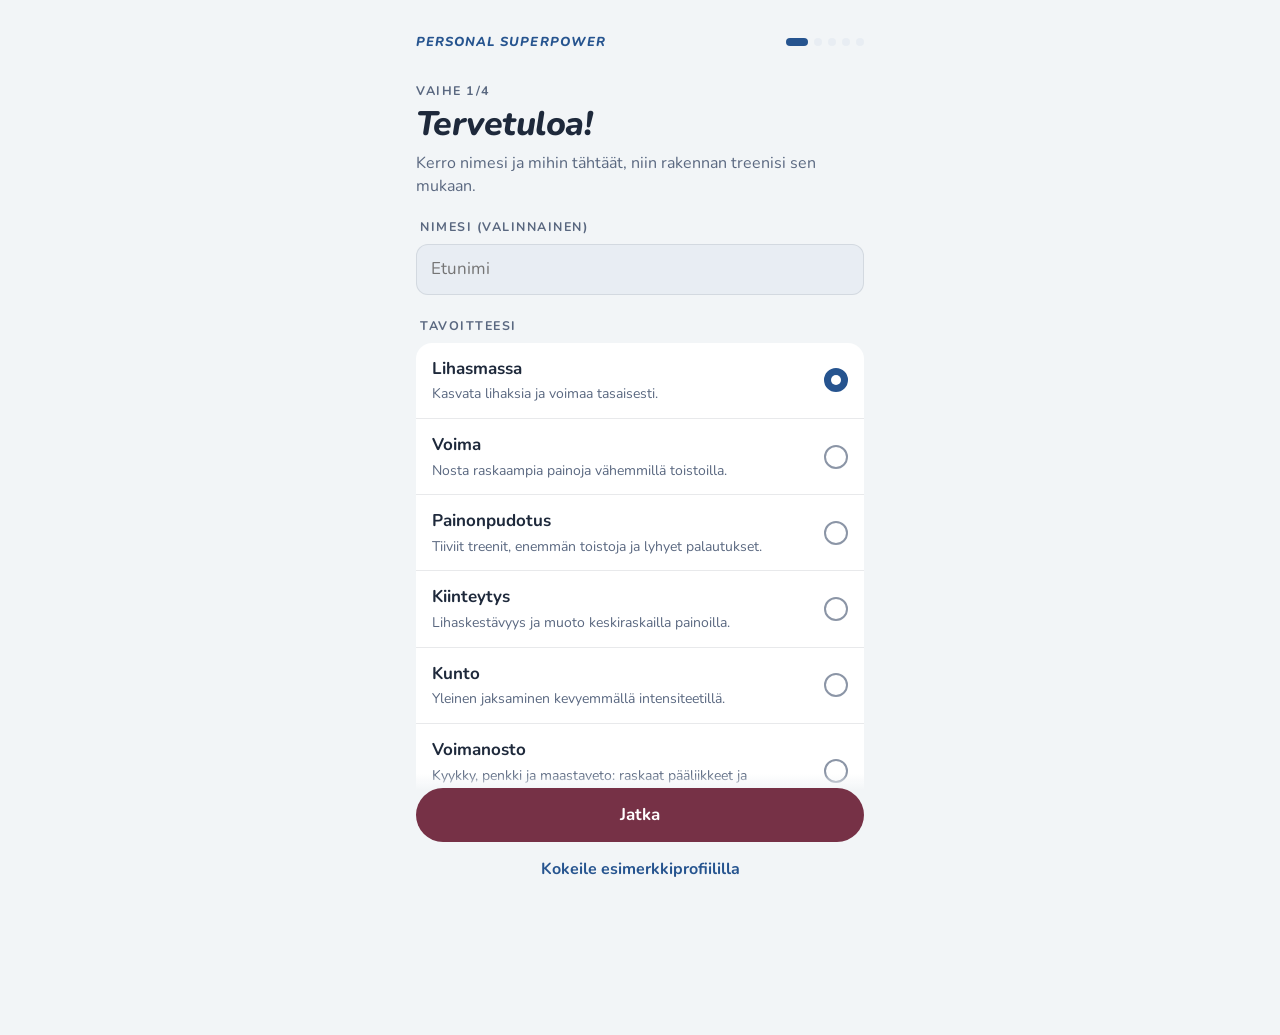
<file: index.html>
<!doctype html>
<html lang="fi">
<head>
  <meta charset="utf-8">
  <meta http-equiv="Cache-Control" content="no-cache">
  <meta name="viewport" content="width=device-width,initial-scale=1,viewport-fit=cover">
  <meta name="theme-color" content="#f2f5f7">
  <meta name="color-scheme" content="light">
  <meta name="description" content="Personal SuperPower – konseptidemo treenisovelluksesta: älykäs progressio, palautuminen, viikkotavoitteet ja valmentaja, joka muistaa.">
  <meta name="apple-mobile-web-app-capable" content="yes">
  <meta name="mobile-web-app-capable" content="yes">
  <meta name="apple-mobile-web-app-status-bar-style" content="black-translucent">
  <meta name="apple-mobile-web-app-title" content="SuperPower">
  <title>Personal SuperPower</title>
  <link rel="icon" type="image/svg+xml" href="data:image/svg+xml,%3Csvg xmlns='http://www.w3.org/2000/svg' viewBox='0 0 64 64'%3E%3Crect width='64' height='64' rx='14' fill='%2326548f'/%3E%3Cpath d='M37 6 15 36h14l-4 22 24-31H34z' fill='%23c8a42a'/%3E%3C/svg%3E">
  <link rel="manifest" href="./manifest.webmanifest?v=19a48e7">
  <link rel="preconnect" href="https://fonts.googleapis.com">
  <link rel="preconnect" href="https://fonts.gstatic.com" crossorigin>
  <link rel="stylesheet" href="https://fonts.googleapis.com/css2?family=Nunito:ital,wght@0,400;0,600;0,700;0,800;1,800&amp;display=swap">
  <link rel="stylesheet" href="./styles.css?v=19a48e7">
  <script type="module" src="./app.js?v=19a48e7"></script>
</head>
<body>
  <div class="app">
    <main id="view" tabindex="-1"></main>

    <a id="fab" class="fab" href="#/treeni" hidden>
      <svg class="fab-icon" viewBox="0 0 24 24" width="20" height="20" aria-hidden="true">
        <path d="M8 5.5v13l10.5-6.5z" fill="currentColor"/>
      </svg>
      <span class="fab-text">Aloita treeni</span>
    </a>

    <nav id="tabbar" class="tabbar" aria-label="Päänavigaatio">
      <a class="tab" href="#/koti" data-tab="koti">
        <svg viewBox="0 0 24 24" width="24" height="24" aria-hidden="true"><path d="M3.5 10.5 12 3.5l8.5 7V19a1.5 1.5 0 0 1-1.5 1.5h-4.5v-6h-5v6H5A1.5 1.5 0 0 1 3.5 19z"/></svg>
        <span>Koti</span>
      </a>
      <a class="tab" href="#/valmentaja" data-tab="valmentaja">
        <svg viewBox="0 0 24 24" width="24" height="24" aria-hidden="true"><path d="M20.5 11.5a8 8 0 0 1-11.7 7.1L3.5 20l1.4-4.9A8 8 0 1 1 20.5 11.5z"/><path d="M12.5 7.5l.9 2.1 2.1.9-2.1.9-.9 2.1-.9-2.1-2.1-.9 2.1-.9z"/></svg>
        <span>Valmentaja</span>
      </a>
      <a class="tab" href="#/yhteiso" data-tab="yhteiso">
        <svg viewBox="0 0 24 24" width="24" height="24" aria-hidden="true"><circle cx="9" cy="8" r="3.5"/><path d="M2.5 20a6.5 6.5 0 0 1 13 0"/><path d="M15.5 4.6a3.5 3.5 0 0 1 0 6.8"/><path d="M17.5 13.8a6.5 6.5 0 0 1 4 6.2"/></svg>
        <span>Yhteisö</span>
      </a>
      <a class="tab" href="#/edistyminen" data-tab="edistyminen">
        <svg viewBox="0 0 24 24" width="24" height="24" aria-hidden="true"><path d="M3.5 20.5h17"/><path d="M6.5 16.5v-4M11 16.5v-8M15.5 16.5v-6M20 16.5V4.5"/></svg>
        <span>Edistyminen</span>
      </a>
      <a class="tab" href="#/historia" data-tab="historia">
        <svg viewBox="0 0 24 24" width="24" height="24" aria-hidden="true"><rect x="3.5" y="5" width="17" height="15.5" rx="2.5"/><path d="M3.5 10h17M8 3v4M16 3v4"/></svg>
        <span>Historia</span>
      </a>
    </nav>
  </div>
</body>
</html>
</file>
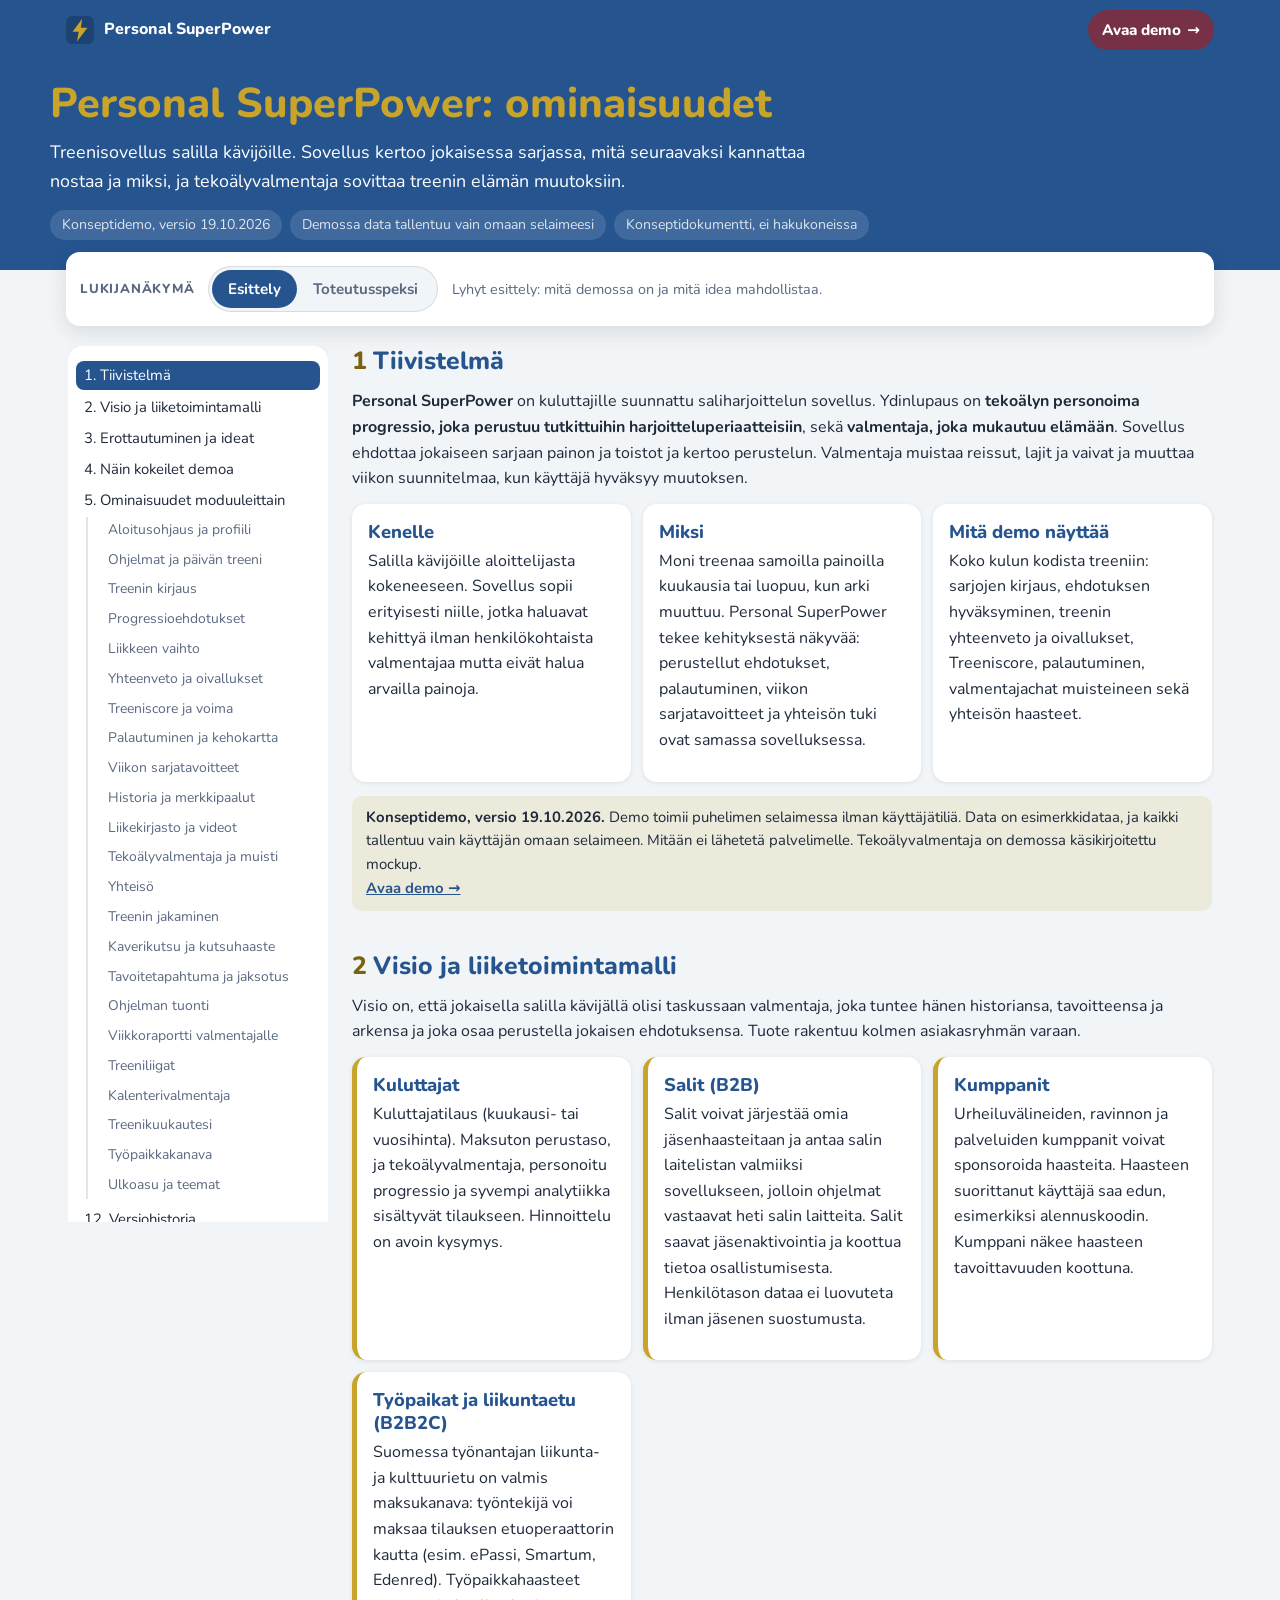
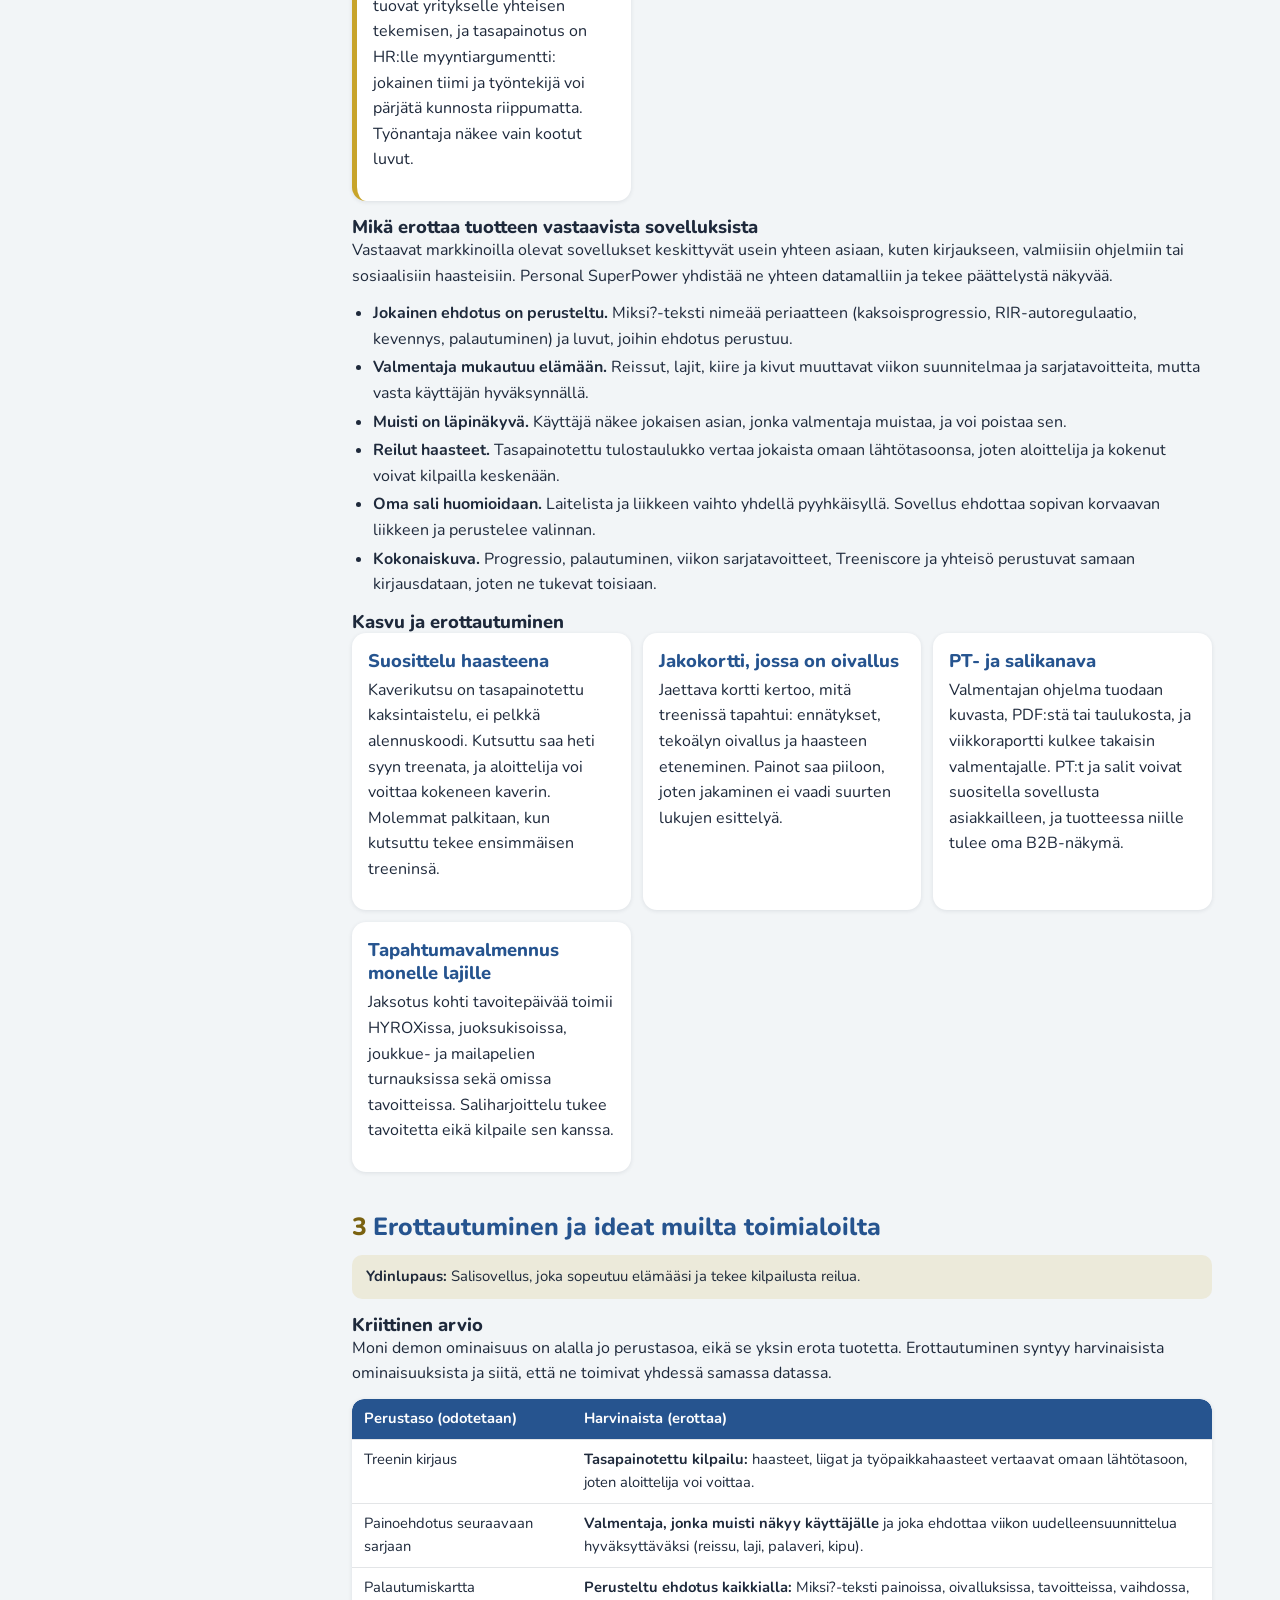
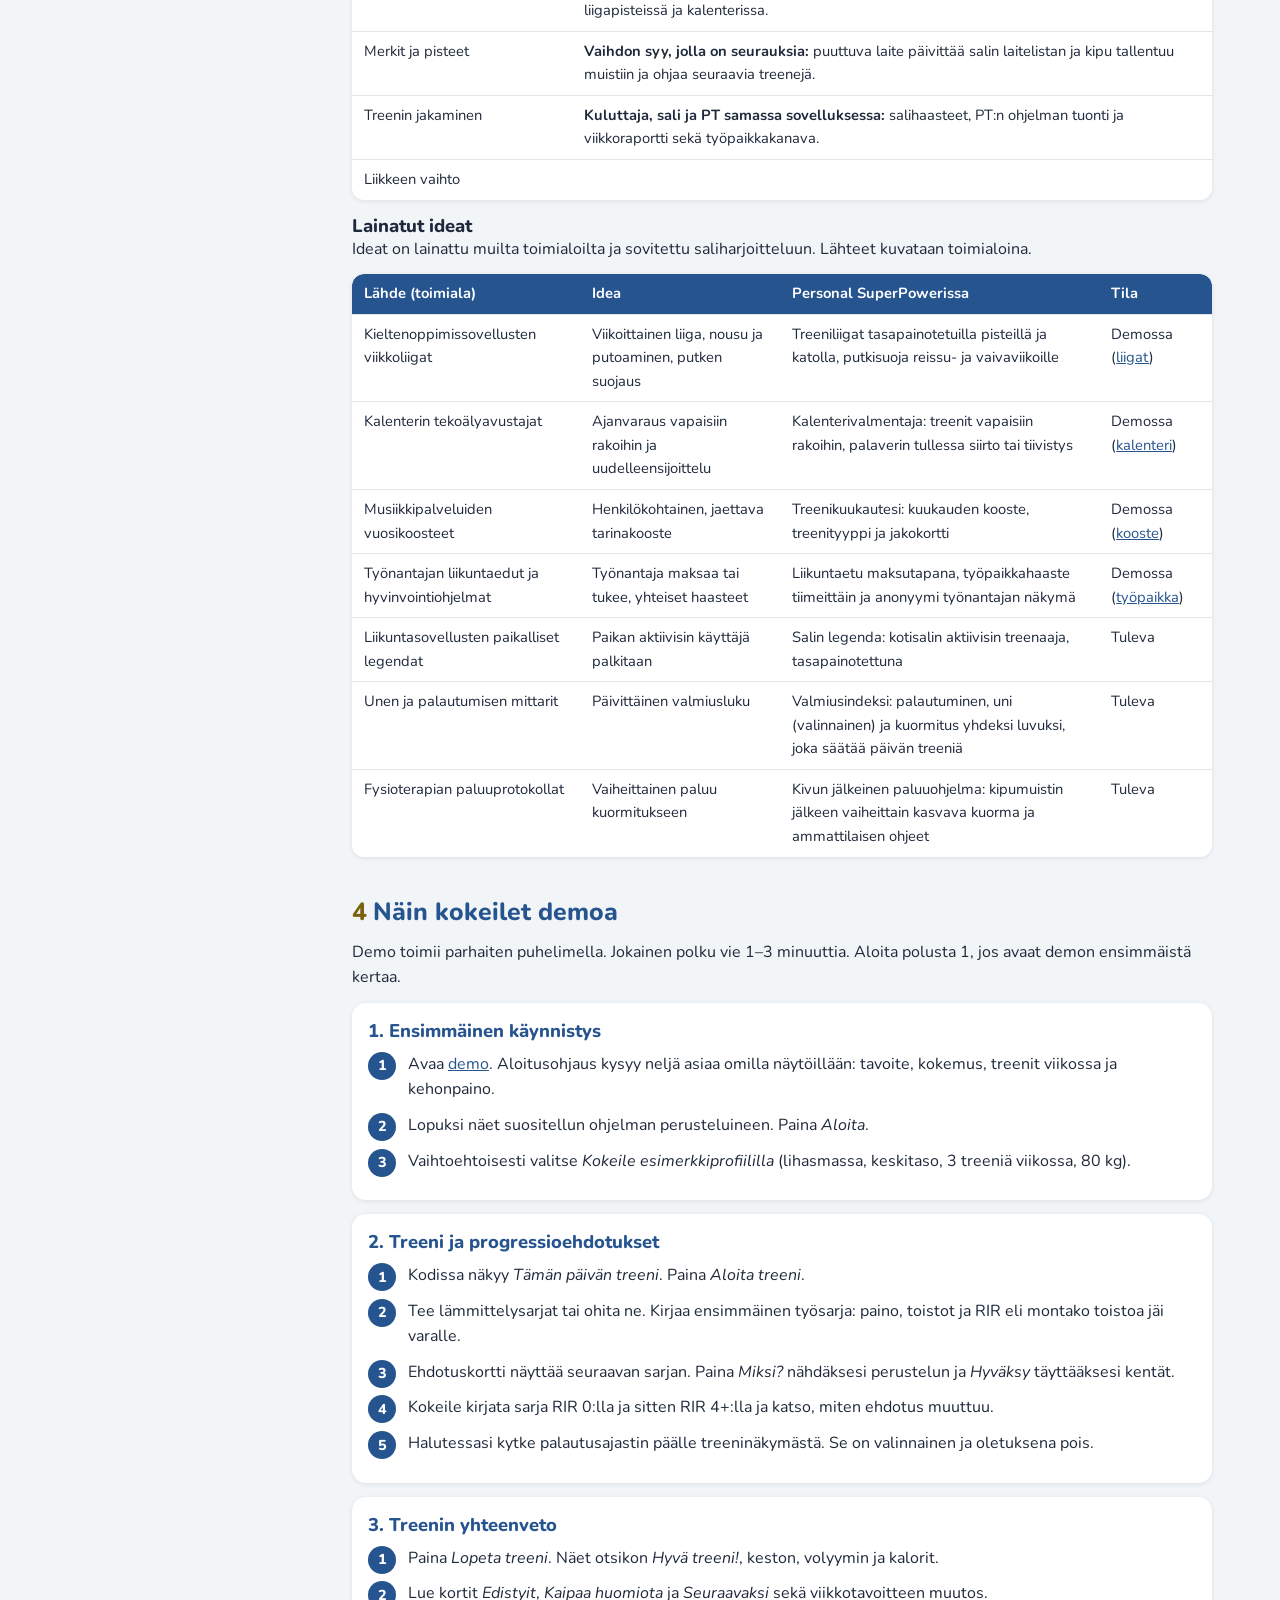
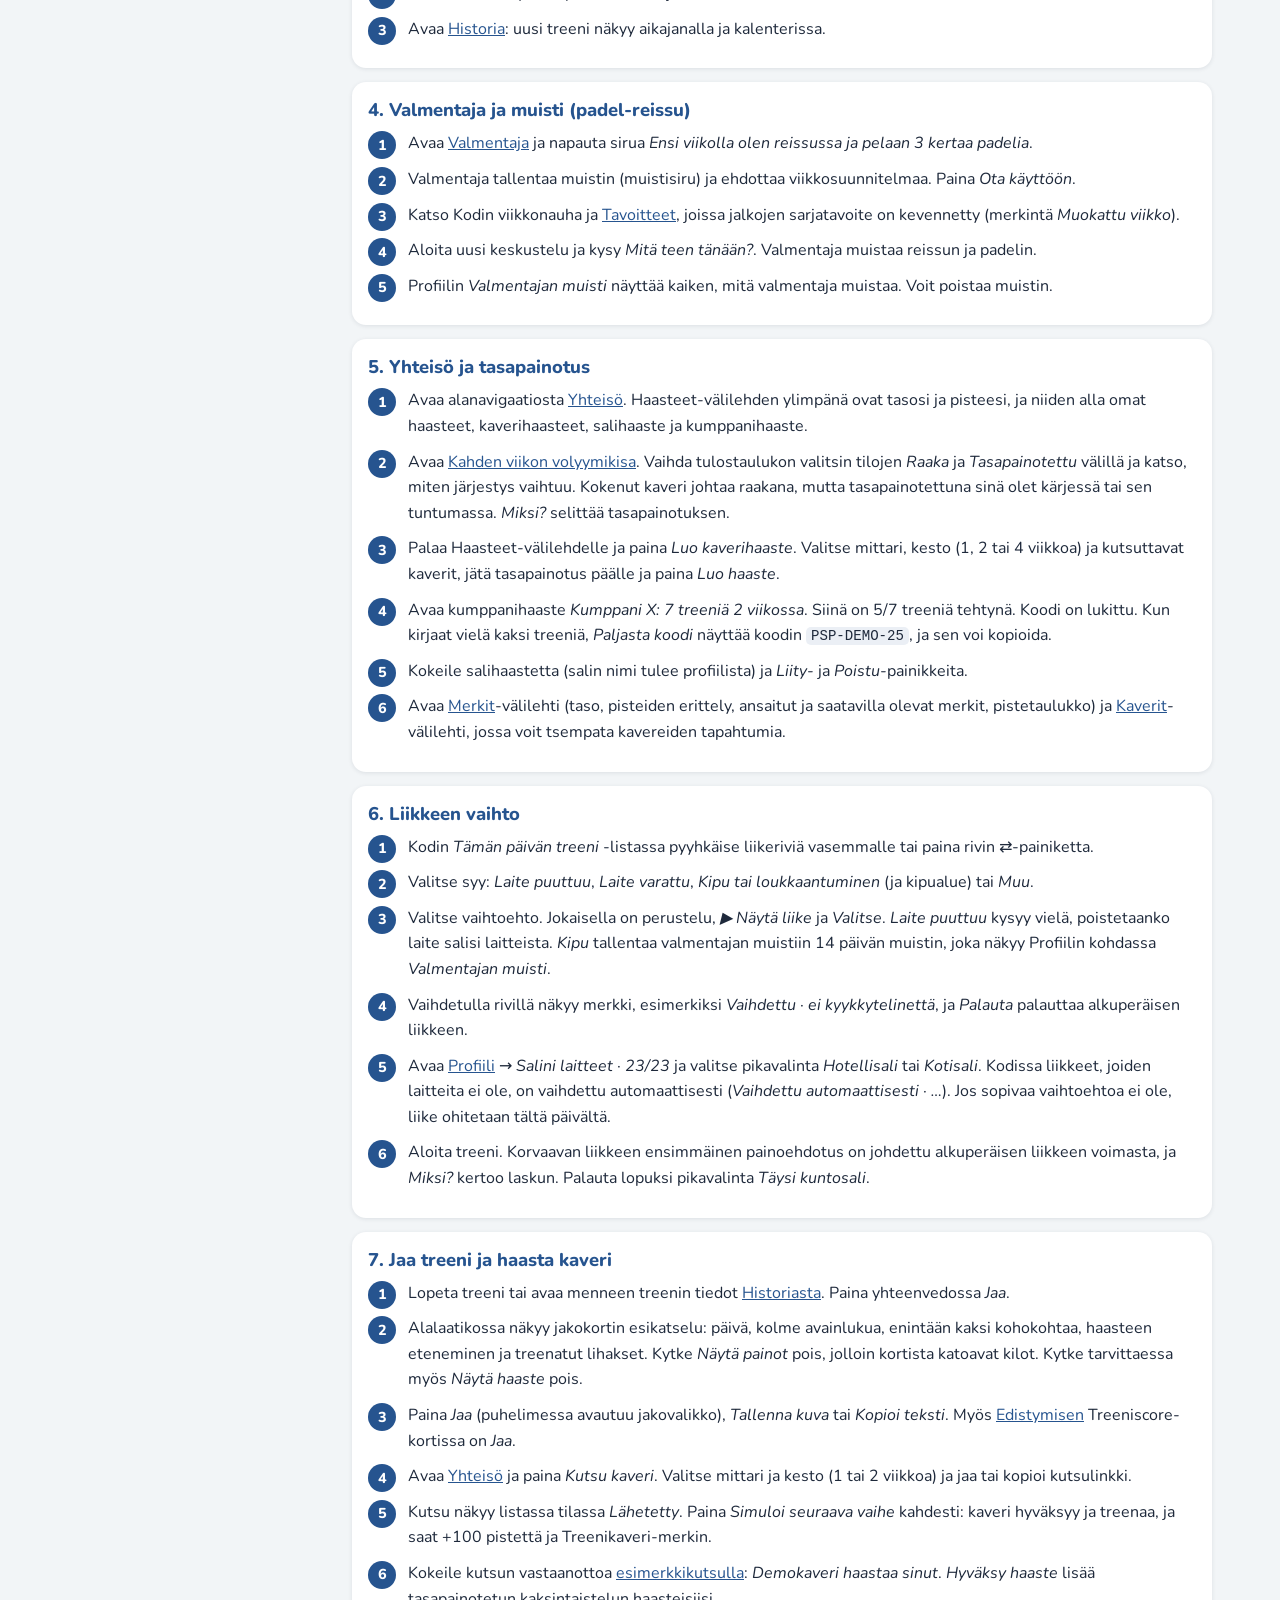
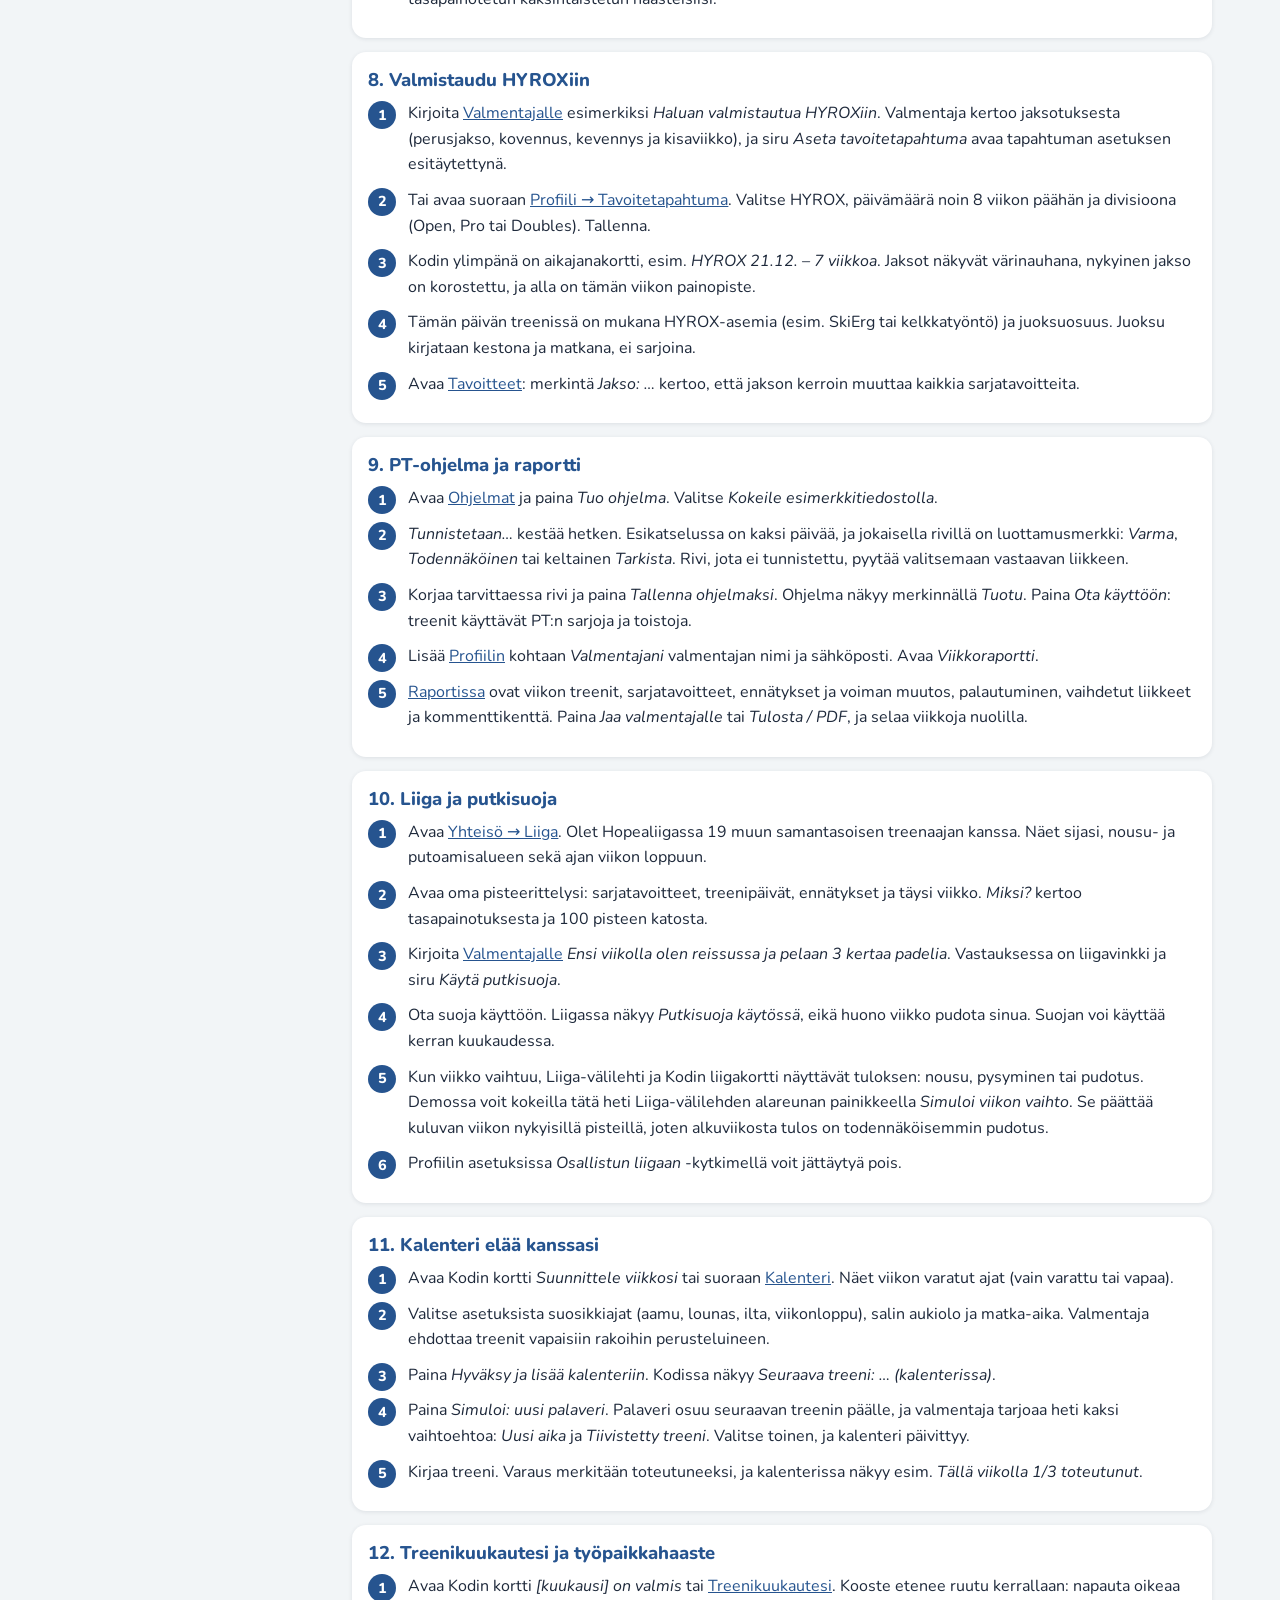
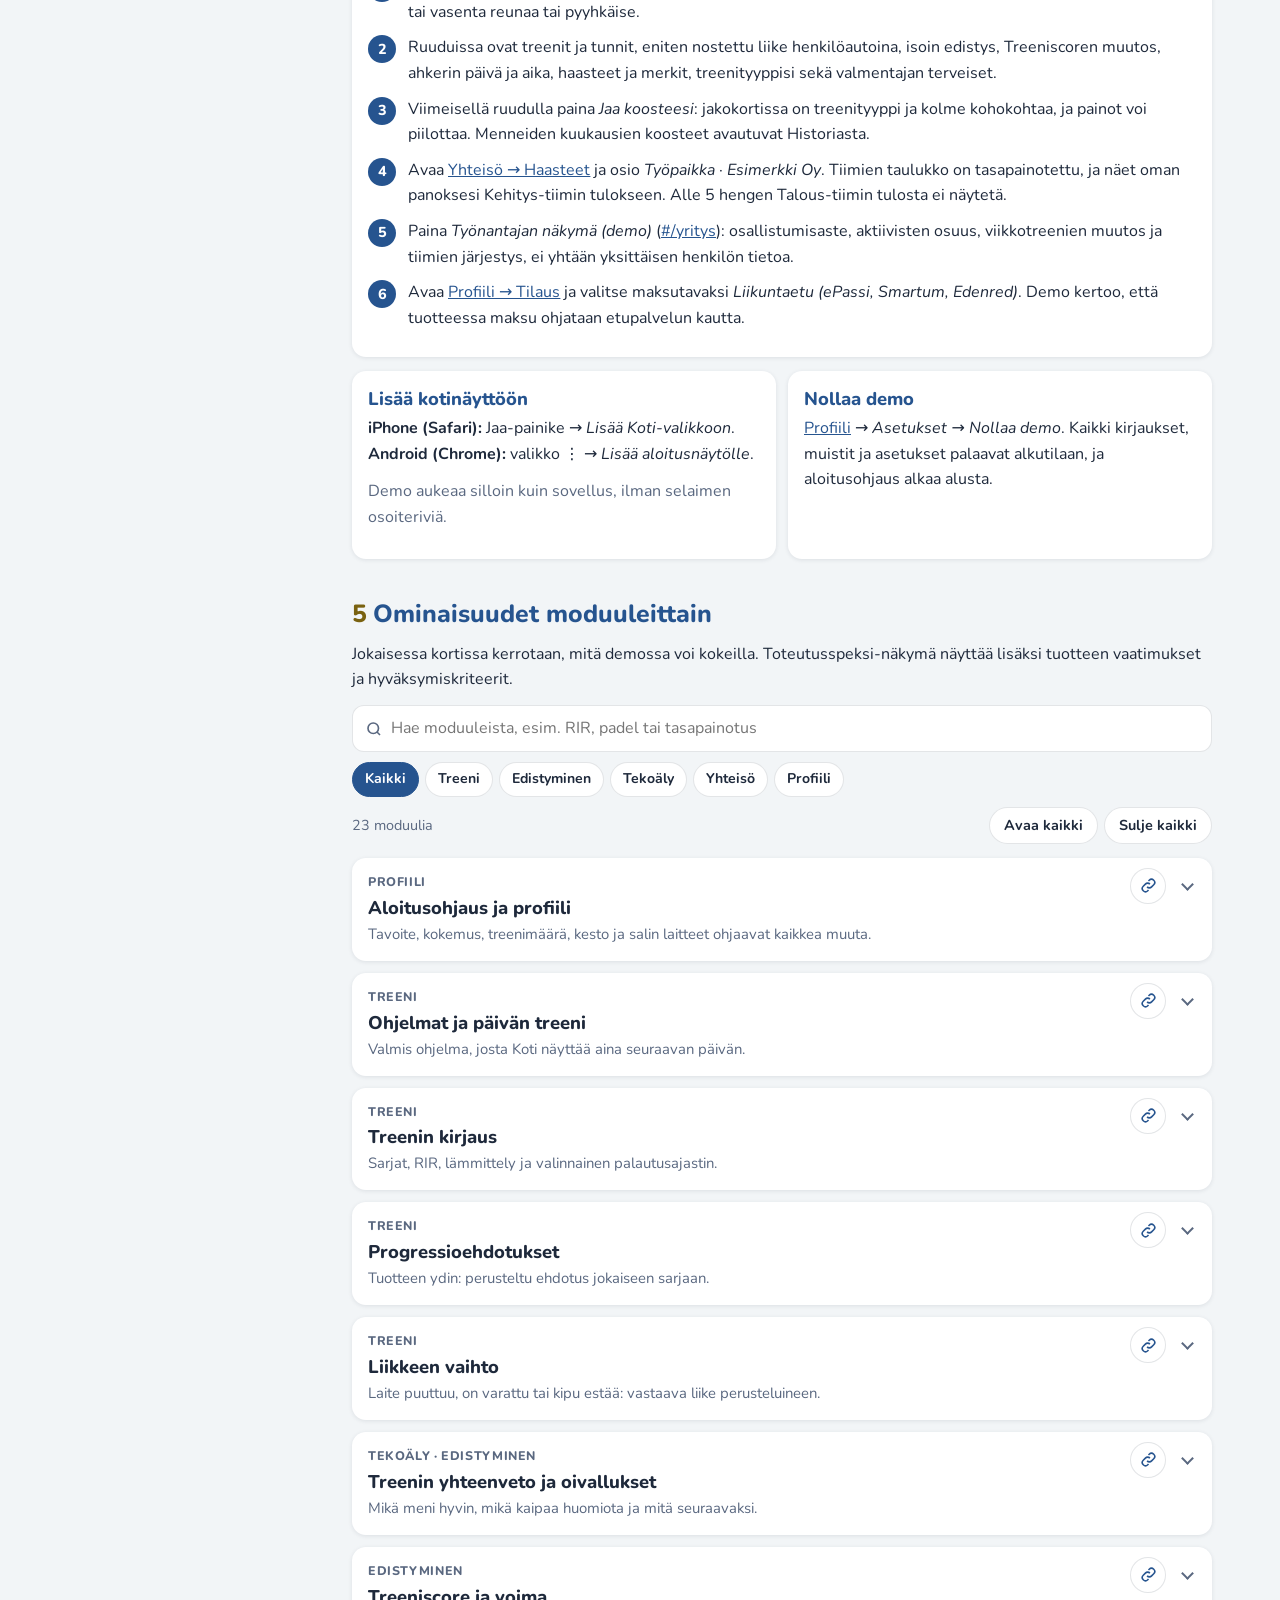
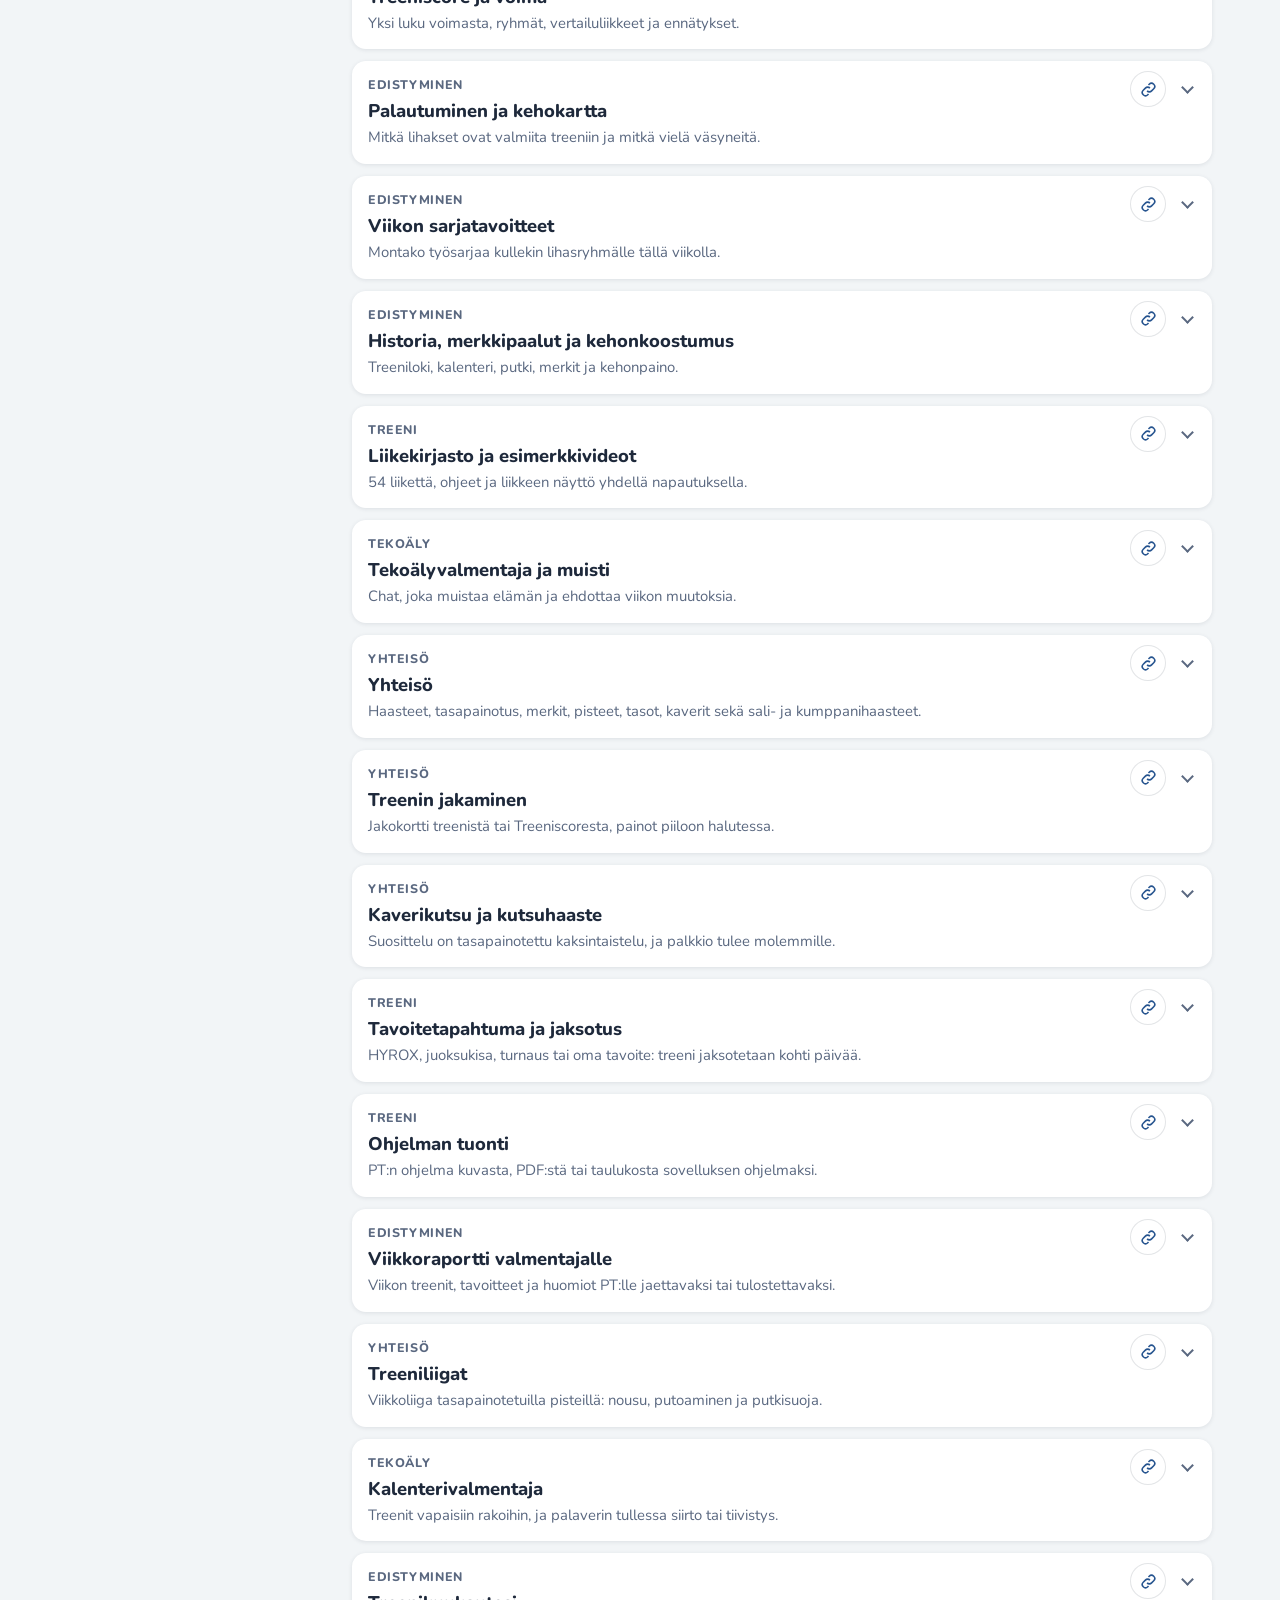
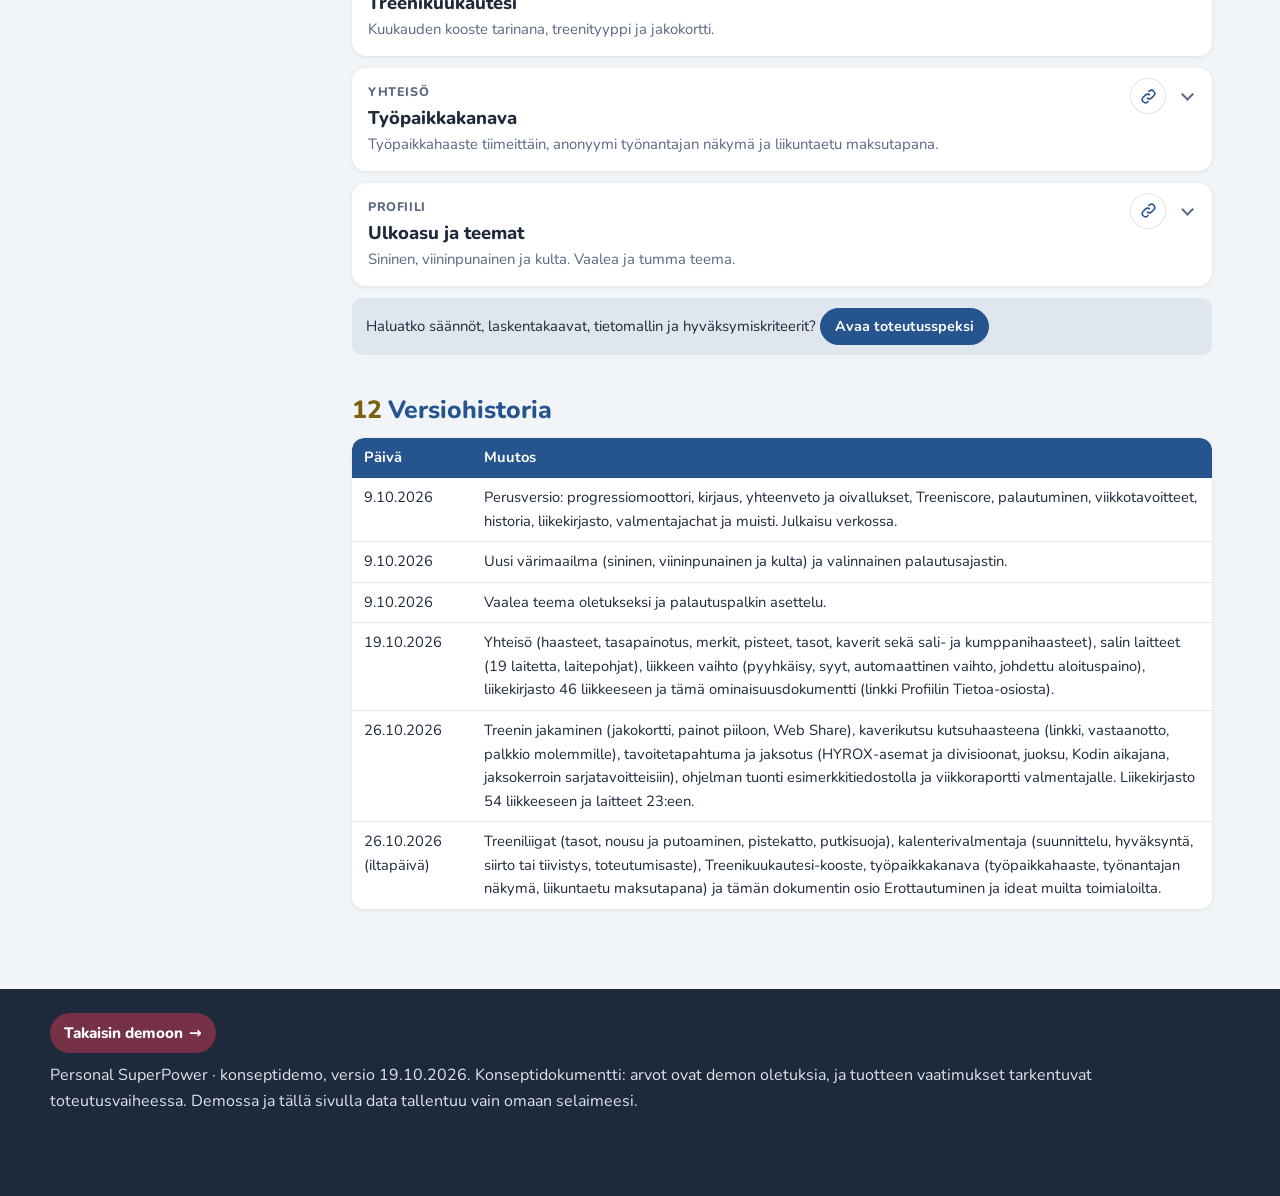
<file: ominaisuudet.html>
<!doctype html>
<html lang="fi">
<head>
<meta charset="utf-8">
<meta name="viewport" content="width=device-width, initial-scale=1">
<meta name="robots" content="noindex">
<meta name="description" content="Personal SuperPower -treenisovelluksen konseptidemon ominaisuudet, säännöt ja tuotevaatimukset.">
<meta name="theme-color" content="#26548f">
<title>Personal SuperPower – ominaisuudet</title>
<link rel="icon" href="data:image/svg+xml,%3Csvg xmlns='http://www.w3.org/2000/svg' viewBox='0 0 64 64'%3E%3Crect width='64' height='64' rx='14' fill='%2326548f'/%3E%3Cpath d='M37 6 15 36h14l-4 22 24-31H34z' fill='%23c8a42a'/%3E%3C/svg%3E">
<link rel="preconnect" href="https://fonts.googleapis.com">
<link rel="preconnect" href="https://fonts.gstatic.com" crossorigin>
<link href="https://fonts.googleapis.com/css2?family=Nunito:wght@400;600;700;800&display=swap" rel="stylesheet">
<script>document.documentElement.classList.add('js');</script>
<style>
:root {
  color-scheme: light;
  --sininen: #26548f;
  --sininen-soft: rgba(38, 84, 143, 0.09);
  --viini: #763146;
  --viini-soft: rgba(118, 49, 70, 0.08);
  --kulta: #c8a42a;
  --kulta-teksti: #7a6210;
  --kulta-soft: rgba(200, 164, 42, 0.14);
  --tausta: #f2f5f7;
  --pinta: #ffffff;
  --teksti: #1e293b;
  --himmea: #5a6880;
  --viiva: rgba(30, 41, 59, 0.12);
  --ok: #1e7a4f;
  --varoitus: #c00000;
  --palautumassa: #b5651d;
  --varjo: 0 1px 4px rgba(30, 41, 59, 0.1);
  --sade: 14px;
  --fontti: "Nunito", system-ui, -apple-system, "Segoe UI", Roboto, "Helvetica Neue", Arial, sans-serif;
  --mono: ui-monospace, "Cascadia Mono", Consolas, "SFMono-Regular", Menlo, monospace;
}
*, *::before, *::after { box-sizing: border-box; }
html { -webkit-text-size-adjust: 100%; }
body {
  margin: 0; background: var(--tausta); color: var(--teksti);
  font-family: var(--fontti); font-size: 16px; line-height: 1.6;
  overflow-wrap: break-word;
}
@media (prefers-reduced-motion: no-preference) { html { scroll-behavior: smooth; } }
a { color: var(--sininen); }
a:hover { color: var(--viini); }
:focus-visible { outline: 3px solid var(--kulta); outline-offset: 2px; border-radius: 4px; }
[tabindex="-1"]:focus { outline: none; }
h1, h2, h3, h4 { line-height: 1.25; margin: 0; }
h2 { font-size: 1.55rem; font-weight: 800; color: var(--sininen); margin-bottom: 12px; }
h3 { font-size: 1.15rem; font-weight: 800; }
h4 { font-size: 1rem; font-weight: 800; margin: 18px 0 8px; }
p { margin: 0 0 12px; }
ul, ol { margin: 0 0 12px; padding-left: 1.3em; }
li { margin: 3px 0; }
code { font-family: var(--mono); font-size: 0.88em; background: var(--sininen-soft); padding: 1px 5px; border-radius: 5px; overflow-wrap: anywhere; }
small, .himmea { color: var(--himmea); }
[id] { scroll-margin-top: 16px; }
.sr-only { position: absolute; width: 1px; height: 1px; padding: 0; margin: -1px; overflow: hidden; clip: rect(0 0 0 0); white-space: nowrap; border: 0; }
html:not(.js) .vain-js { display: none !important; }

/* --- Yläpalkki ja hero --- */
.ylapalkki { background: var(--sininen); color: #fff; }
.ylapalkki-sisa { max-width: 1180px; margin: 0 auto; padding: 10px 16px; display: flex; align-items: center; justify-content: space-between; gap: 12px; flex-wrap: wrap; }
.brandi { display: flex; align-items: center; gap: 10px; font-weight: 800; }
.brandi svg { width: 28px; height: 28px; flex: none; }
.demolinkki { display: inline-flex; align-items: center; gap: 6px; background: var(--viini); color: #fff; text-decoration: none; font-weight: 800; padding: 8px 14px; border-radius: 999px; font-size: 0.95rem; }
.demolinkki:hover { color: #fff; background: #5e2738; }
.hero { background: var(--sininen); color: #dce4ee; padding: 18px 16px 30px; }
.hero-sisa { max-width: 1180px; margin: 0 auto; }
.hero h1 { color: var(--kulta); font-size: clamp(1.8rem, 6vw, 2.6rem); font-weight: 800; margin-bottom: 8px; }
.hero .ingressi { font-size: 1.12rem; color: #fff; max-width: 760px; margin-bottom: 14px; }
.hero-meta { display: flex; flex-wrap: wrap; gap: 8px; font-size: 0.88rem; }
.hero-meta span { background: rgba(255,255,255,0.12); border-radius: 999px; padding: 4px 12px; }

/* --- Ohjaimet --- */
.ohjaimet { max-width: 1180px; margin: -18px auto 0; padding: 0 16px; position: relative; }
.ohjaimet-kortti { background: var(--pinta); border-radius: var(--sade); box-shadow: 0 6px 20px rgba(30,41,59,0.12); padding: 14px; display: grid; gap: 12px; }
.ohjaimet-rivi { display: flex; flex-wrap: wrap; align-items: center; gap: 10px 14px; }
.ohjaimet-rivi .otsake { font-weight: 800; font-size: 0.82rem; letter-spacing: 0.06em; text-transform: uppercase; color: var(--himmea); }
.segmentti { display: inline-flex; background: var(--tausta); border-radius: 999px; padding: 3px; border: 1px solid var(--viiva); }
.segmentti input { position: absolute; opacity: 0; pointer-events: none; }
.segmentti label { padding: 7px 16px; border-radius: 999px; cursor: pointer; font-weight: 700; font-size: 0.95rem; color: var(--himmea); }
.segmentti input:checked + label { background: var(--sininen); color: #fff; }
.segmentti input:focus-visible + label { outline: 3px solid var(--kulta); outline-offset: 1px; }
.nakyma-kuvaus { font-size: 0.9rem; color: var(--himmea); flex: 1 1 260px; margin: 0; }
.tarkistus-palkki { display: flex; flex-wrap: wrap; align-items: center; gap: 8px 12px; border-top: 1px solid var(--viiva); padding-top: 12px; }
.tarkistus-palkki progress { width: 140px; height: 10px; accent-color: var(--kulta); }
.tarkistus-palkki strong { font-variant-numeric: tabular-nums; }
.nappi { font: inherit; font-weight: 700; font-size: 0.9rem; border: 1px solid var(--viiva); background: var(--pinta); color: var(--teksti); border-radius: 999px; padding: 6px 14px; cursor: pointer; min-height: 36px; }
.nappi:hover { border-color: var(--sininen); color: var(--sininen); }
.nappi-ensisijainen { background: var(--sininen); color: #fff; border-color: var(--sininen); }
.nappi-ensisijainen:hover { background: #1d4373; color: #fff; }

/* --- Asettelu --- */
.asettelu { max-width: 1180px; margin: 0 auto; padding: 20px 16px 40px; display: grid; grid-template-columns: minmax(0, 1fr); gap: 24px; }
main { min-width: 0; max-width: 860px; width: 100%; }
.sivupalkki { min-width: 0; }
.toc { background: var(--pinta); border-radius: var(--sade); box-shadow: var(--varjo); }
.toc > summary { list-style: none; cursor: pointer; padding: 12px 16px; font-weight: 800; display: flex; align-items: center; justify-content: space-between; }
.toc > summary::-webkit-details-marker { display: none; }
.toc > summary::after { content: ""; width: 9px; height: 9px; border-right: 2px solid currentColor; border-bottom: 2px solid currentColor; transform: rotate(45deg); margin-right: 4px; }
.toc[open] > summary::after { transform: rotate(-135deg); }
.toc nav { padding: 0 8px 12px; }
.toc ol { list-style: none; margin: 0; padding: 0; }
.toc ol ol { padding-left: 12px; margin: 2px 0 6px; border-left: 2px solid var(--viiva); margin-left: 10px; }
.toc a { display: block; text-decoration: none; color: var(--teksti); padding: 4px 8px; border-radius: 8px; font-size: 0.93rem; line-height: 1.35; }
.toc ol ol a { font-size: 0.87rem; color: var(--himmea); }
.toc a:hover { background: var(--sininen-soft); color: var(--sininen); }
.toc a.aktiivinen { background: var(--sininen); color: #fff; }
@media (min-width: 1100px) {
  .asettelu { grid-template-columns: 260px minmax(0, 860px); justify-content: center; }
  .sivupalkki { position: sticky; top: 12px; align-self: start; max-height: calc(100vh - 24px); overflow-y: auto; }
  html.js .toc > summary { display: none; }
  html.js .toc nav { padding-top: 12px; }
}

/* --- Osiot ja kortit --- */
.osio { margin: 0 0 40px; }
.osio-numero { display: inline-block; color: var(--kulta-teksti); font-weight: 800; margin-right: 6px; }
.kortti { background: var(--pinta); border-radius: var(--sade); box-shadow: var(--varjo); padding: 16px; margin-bottom: 14px; }
.ruudukko { display: grid; gap: 12px; grid-template-columns: repeat(auto-fit, minmax(220px, 1fr)); margin-bottom: 14px; }
.ruudukko .kortti { margin: 0; }
.kortti h3 { margin-bottom: 6px; color: var(--sininen); }
.korostus { border-left: 5px solid var(--kulta); }
.huomio { background: var(--kulta-soft); border-radius: 10px; padding: 10px 14px; font-size: 0.93rem; margin: 10px 0 14px; }
.huomio-sininen { background: var(--sininen-soft); }
.oletusmerkki { display: inline-block; background: var(--kulta-soft); color: var(--kulta-teksti); font-size: 0.78rem; font-weight: 800; padding: 3px 10px; border-radius: 999px; }
.askeleet { counter-reset: askel; list-style: none; padding: 0; }
.askeleet > li { counter-increment: askel; position: relative; padding-left: 40px; margin: 10px 0; }
.askeleet > li::before { content: counter(askel); position: absolute; left: 0; top: 0; width: 28px; height: 28px; border-radius: 50%; background: var(--sininen); color: #fff; font-weight: 800; display: grid; place-items: center; font-size: 0.9rem; }
.polku { margin-bottom: 14px; }
.polku h3 { display: flex; align-items: center; gap: 8px; flex-wrap: wrap; }
.polku .askeleet { margin-bottom: 4px; }

/* --- Moduulit --- */
.suodatin { display: grid; gap: 10px; margin-bottom: 14px; }
.hakukentta { display: flex; align-items: center; gap: 8px; background: var(--pinta); border: 1px solid var(--viiva); border-radius: 12px; padding: 0 12px; }
.hakukentta:focus-within { border-color: var(--sininen); box-shadow: 0 0 0 3px var(--sininen-soft); }
.hakukentta svg { width: 18px; height: 18px; flex: none; color: var(--himmea); }
.hakukentta input { border: 0; outline: 0; background: transparent; font: inherit; color: inherit; padding: 10px 0; width: 100%; min-width: 0; }
.sirut { display: flex; flex-wrap: wrap; gap: 6px; }
.siru { font: inherit; font-size: 0.88rem; font-weight: 700; border: 1px solid var(--viiva); background: var(--pinta); color: var(--teksti); border-radius: 999px; padding: 5px 12px; cursor: pointer; min-height: 34px; }
.siru[aria-pressed="true"] { background: var(--sininen); border-color: var(--sininen); color: #fff; }
.suodatin-tila { display: flex; flex-wrap: wrap; align-items: center; justify-content: space-between; gap: 8px; font-size: 0.9rem; color: var(--himmea); }
.suodatin-tila .napit { display: flex; gap: 6px; flex-wrap: wrap; }
.ei-osumia { background: var(--pinta); border-radius: var(--sade); padding: 16px; text-align: center; color: var(--himmea); }
.moduuli { position: relative; background: var(--pinta); border-radius: var(--sade); box-shadow: var(--varjo); margin-bottom: 12px; }
.moduuli > details > summary { list-style: none; cursor: pointer; padding: 14px 56px 14px 16px; display: grid; gap: 4px; }
.moduuli > details > summary::-webkit-details-marker { display: none; }
.moduuli > details > summary::after { content: ""; position: absolute; right: 20px; top: 22px; width: 9px; height: 9px; border-right: 2px solid var(--himmea); border-bottom: 2px solid var(--himmea); transform: rotate(45deg); }
.moduuli > details[open] > summary::after { transform: rotate(-135deg); top: 26px; }
.moduuli-meta { display: flex; flex-wrap: wrap; align-items: center; gap: 6px; font-size: 0.78rem; font-weight: 800; letter-spacing: 0.05em; text-transform: uppercase; color: var(--himmea); padding-right: 36px; }
.moduuli h3 { color: var(--teksti); padding-right: 36px; }
.moduuli-tiivis { color: var(--himmea); font-size: 0.93rem; }
.hk-tila { font-variant-numeric: tabular-nums; background: var(--kulta-soft); color: var(--kulta-teksti); border-radius: 999px; padding: 1px 8px; letter-spacing: 0; text-transform: none; }
.hk-tila.valmis { background: var(--ok); color: #fff; }
.kopioi { position: absolute; top: 10px; right: 46px; width: 36px; height: 36px; border-radius: 50%; border: 1px solid var(--viiva); background: var(--pinta); color: var(--sininen); display: grid; place-items: center; cursor: pointer; }
.kopioi:hover { background: var(--sininen-soft); }
.kopioi svg { width: 17px; height: 17px; }
.moduuli-runko { padding: 0 16px 16px; border-top: 1px solid var(--viiva); }
.moduuli-toiminnot { display: flex; flex-wrap: wrap; gap: 8px; margin: 12px 0 2px; }
.kokeile { display: inline-flex; align-items: center; gap: 4px; font-weight: 800; text-decoration: none; background: var(--sininen-soft); padding: 6px 12px; border-radius: 999px; font-size: 0.9rem; }
.osa { margin-top: 14px; padding: 12px 14px; border-radius: 12px; }
.osa h4 { margin: 0 0 8px; }
.osa ul, .osa ol { margin-bottom: 0; }
.osa-demo { background: var(--sininen-soft); }
.osa-tuote { background: var(--viini-soft); }
.osa-hk { background: var(--kulta-soft); }
.lappu { display: inline-block; font-size: 0.78rem; font-weight: 800; letter-spacing: 0.05em; text-transform: uppercase; padding: 3px 10px; border-radius: 6px; }
.lappu-demo { background: var(--sininen); color: #fff; }
.lappu-tuote { background: var(--viini); color: #fff; }
.lappu-hk { background: var(--kulta); color: var(--teksti); }
.hk-lista { padding-left: 1.4em; }
html.js .hk-lista { list-style: none; padding-left: 0; }
.hk-lista li { margin: 6px 0; }
.hk-lista li label { display: inline; cursor: pointer; }
.hk-lista input[type="checkbox"] { width: 18px; height: 18px; margin: 0 8px 0 0; vertical-align: -3px; accent-color: var(--ok); cursor: pointer; }
.hk-lista li.tehty label { color: var(--himmea); text-decoration: line-through; text-decoration-color: rgba(30,41,59,0.35); }
mark.osuma { background: #f7e08a; color: inherit; border-radius: 3px; padding: 0 1px; }

/* --- Taulukot ja kaavat --- */
.taulukko { overflow-x: auto; -webkit-overflow-scrolling: touch; margin: 0 0 14px; background: var(--pinta); border-radius: 12px; box-shadow: var(--varjo); }
.taulukko:focus-visible { outline: 3px solid var(--kulta); }
table { border-collapse: collapse; width: 100%; font-size: 0.92rem; }
th, td { text-align: left; vertical-align: top; padding: 8px 12px; border-bottom: 1px solid var(--viiva); }
thead th { background: var(--sininen); color: #fff; font-weight: 700; white-space: nowrap; }
thead th:first-child { border-top-left-radius: 12px; }
thead th:last-child { border-top-right-radius: 12px; }
tbody tr:last-child td { border-bottom: 0; }
td.num, th.num { text-align: right; font-variant-numeric: tabular-nums; white-space: nowrap; }
.leveä table { min-width: 620px; }
.kaava { font-family: var(--mono); font-size: clamp(0.8rem, 2.6vw, 0.9rem); background: var(--pinta); border-left: 4px solid var(--sininen); border-radius: 8px; padding: 10px 14px; margin: 0 0 12px; white-space: pre-wrap; overflow-wrap: anywhere; }
.saanto { margin-bottom: 30px; }
.saanto > h3 { color: var(--sininen); margin-bottom: 8px; }

/* --- Laskurit --- */
.laskuri { background: var(--pinta); border-radius: var(--sade); box-shadow: var(--varjo); border-top: 4px solid var(--kulta); padding: 14px 16px; margin: 0 0 16px; }
.laskuri-otsikko { display: flex; flex-wrap: wrap; align-items: center; justify-content: space-between; gap: 6px 10px; margin-bottom: 10px; }
.laskuri-otsikko h4 { margin: 0; }
.laskuri-ui { display: none; }
html.js .laskuri-ui { display: block; }
.kentat { display: grid; gap: 10px; grid-template-columns: repeat(auto-fit, minmax(140px, 1fr)); margin-bottom: 12px; }
.kentta { display: grid; gap: 3px; font-size: 0.86rem; font-weight: 700; color: var(--himmea); }
.kentta input:not([type="checkbox"]):not([type="range"]), .kentta select { font: inherit; font-weight: 600; font-size: 0.98rem; color: var(--teksti); background: var(--tausta); border: 1px solid var(--viiva); border-radius: 10px; padding: 7px 10px; width: 100%; min-width: 0; }
.kentta input[type="range"] { width: 100%; accent-color: var(--sininen); }
.valinta { display: flex; align-items: center; gap: 8px; font-size: 0.92rem; font-weight: 600; color: var(--teksti); }
.valinta input { width: 18px; height: 18px; accent-color: var(--sininen); }
.tulos { display: block; background: var(--sininen-soft); border-radius: 12px; padding: 12px 14px; }
.tulos-iso { font-size: 1.45rem; font-weight: 800; color: var(--sininen); line-height: 1.2; }
.saantonimi { display: inline-block; background: var(--sininen); color: #fff; font-weight: 800; font-size: 0.8rem; padding: 2px 10px; border-radius: 999px; margin: 6px 0; }
.tilamerkki { display: inline-block; font-weight: 800; font-size: 0.85rem; padding: 2px 10px; border-radius: 999px; color: #fff; }
.tila-vasynyt { background: var(--varoitus); }
.tila-palautumassa { background: var(--palautumassa); }
.tila-palautunut { background: var(--ok); }
.laskuri-esim { font-size: 0.9rem; color: var(--himmea); margin: 10px 0 0; }
html.js .laskuri-esim { display: none; }
.mittari { display: flex; gap: 4px; margin: 8px 0 4px; max-width: 360px; }
.mittari span { flex: 1; height: 18px; background: var(--teksti); transform: skewX(-14deg); border-radius: 2px; position: relative; overflow: hidden; }
.mittari span i { position: absolute; inset: 0 auto 0 0; background: var(--kulta); }
.palkit { display: grid; gap: 6px; margin-top: 6px; }
.palkki-rivi { display: grid; grid-template-columns: minmax(70px, auto) 1fr auto; align-items: center; gap: 8px; font-size: 0.9rem; }
.palkki { height: 12px; background: rgba(30,41,59,0.1); border-radius: 999px; overflow: hidden; }
.palkki i { display: block; height: 100%; background: var(--sininen); border-radius: 999px; }
.palkki-rivi.sina .palkki i { background: var(--viini); }
.tiivis th, .tiivis td { padding: 6px 8px; }
.jakso-nauha { display: flex; gap: 3px; margin: 10px 0 4px; }
.jakso-nauha span { flex: 1; height: 14px; border-radius: 4px; }
.vertailu { display: grid; gap: 12px; grid-template-columns: repeat(auto-fit, minmax(220px, 1fr)); }
.vertailu h5 { margin: 0 0 4px; font-size: 0.9rem; }
.henkilo { border: 1px solid var(--viiva); border-radius: 12px; padding: 10px 12px; }
.henkilo legend { font-weight: 800; padding: 0 4px; }

/* --- Toast ja alalinkit --- */
.toast { position: fixed; left: 50%; bottom: 20px; transform: translateX(-50%); background: var(--teksti); color: #fff; padding: 10px 18px; border-radius: 999px; font-weight: 700; box-shadow: 0 8px 24px rgba(0,0,0,0.25); z-index: 20; max-width: calc(100vw - 32px); }
.toast[hidden] { display: none; }
.ylos { position: fixed; right: 16px; bottom: 16px; z-index: 10; background: var(--sininen); color: #fff; border-radius: 999px; padding: 9px 14px; text-decoration: none; font-weight: 800; font-size: 0.88rem; box-shadow: 0 6px 18px rgba(30,41,59,0.25); }
.ylos:hover { color: #fff; }
@media (min-width: 1100px) { .ylos { display: none; } }
footer.alapalkki { background: var(--teksti); color: #dce4ee; padding: 24px 16px 70px; }
footer.alapalkki .sisa { max-width: 1180px; margin: 0 auto; display: grid; gap: 10px; }
footer.alapalkki a.demolinkki { justify-self: start; }

/* --- Näkymät --- */
@media screen {
  html.nakyma-esittely .vain-speksi { display: none !important; }
  html.nakyma-speksi .vain-esittely { display: none !important; }
}
@media (prefers-reduced-motion: reduce) {
  *, *::before, *::after { transition: none !important; animation: none !important; scroll-behavior: auto !important; }
}

/* --- Tulostus --- */
@media print {
  @page { margin: 16mm 14mm; }
  body { background: #fff; font-size: 10.5pt; line-height: 1.45; }
  .ylapalkki, .ohjaimet, .sivupalkki, .ylos, .toast, .kopioi, .suodatin, .moduuli-toiminnot, .laskuri-ui, .vain-esittely, .ei-osumia { display: none !important; }
  html.js .laskuri-esim { display: block; }
  .hero { background: #fff; color: var(--teksti); padding: 0 0 10px; border-bottom: 2px solid var(--sininen); }
  .hero h1 { color: var(--sininen); }
  .hero .ingressi { color: var(--teksti); }
  .hero-meta span { background: none; border: 1px solid var(--viiva); }
  .asettelu { display: block; padding: 10px 0; max-width: none; }
  main { max-width: none; }
  .kortti, .moduuli, .laskuri, .taulukko { box-shadow: none; border: 1px solid #ccd3dc; }
  .moduuli, .laskuri, .kortti, tr, .kaava { break-inside: avoid; }
  .moduuli[hidden] { display: block !important; }
  h2, h3, h4 { break-after: avoid; }
  .taulukko { overflow: visible; }
  .leveä table { min-width: 0; }
  thead th { white-space: normal; }
  .moduuli > details > summary::after { display: none; }
  a { color: var(--teksti); text-decoration: none; }
  footer.alapalkki { background: #fff; color: var(--himmea); padding: 10px 0; border-top: 1px solid var(--viiva); }
  footer.alapalkki .demolinkki { display: none; }
  mark.osuma { background: none; }
  .osa, .huomio, .tulos, .lappu, thead th { -webkit-print-color-adjust: exact; print-color-adjust: exact; }
}
</style>
</head>
<body>

<div class="ylapalkki">
  <div class="ylapalkki-sisa">
    <div class="brandi">
      <svg viewBox="0 0 64 64" aria-hidden="true"><rect width="64" height="64" rx="14" fill="#1d4373"/><path d="M37 6 15 36h14l-4 22 24-31H34z" fill="#c8a42a"/></svg>
      <span>Personal SuperPower</span>
    </div>
    <a class="demolinkki" href="./">Avaa demo <span aria-hidden="true">→</span></a>
  </div>
</div>

<header class="hero">
  <div class="hero-sisa">
    <h1>Personal SuperPower: ominaisuudet</h1>
    <p class="ingressi">Treenisovellus salilla kävijöille. Sovellus kertoo jokaisessa sarjassa, mitä seuraavaksi kannattaa nostaa ja miksi, ja tekoälyvalmentaja sovittaa treenin elämän muutoksiin.</p>
    <div class="hero-meta">
      <span>Konseptidemo, versio 19.10.2026</span>
      <span>Demossa data tallentuu vain omaan selaimeesi</span>
      <span>Konseptidokumentti, ei hakukoneissa</span>
    </div>
  </div>
</header>

<div class="ohjaimet vain-js">
  <div class="ohjaimet-kortti">
    <div class="ohjaimet-rivi">
      <span class="otsake" id="nakyma-otsake">Lukijanäkymä</span>
      <div class="segmentti" role="radiogroup" aria-labelledby="nakyma-otsake">
        <input type="radio" name="nakyma" id="nakyma-esittely" value="esittely" checked>
        <label for="nakyma-esittely">Esittely</label>
        <input type="radio" name="nakyma" id="nakyma-speksi" value="speksi">
        <label for="nakyma-speksi">Toteutusspeksi</label>
      </div>
      <p class="nakyma-kuvaus vain-esittely">Lyhyt esittely: mitä demossa on ja mitä idea mahdollistaa.</p>
      <p class="nakyma-kuvaus vain-speksi">Koko speksi toteuttajalle: vaatimukset, hyväksymiskriteerit, säännöt, tietomalli ja reunaehdot.</p>
    </div>
    <div class="tarkistus-palkki vain-speksi" aria-label="Hyväksymiskriteerien tarkistuslista">
      <span class="otsake">Hyväksymiskriteerit</span>
      <progress id="hk-progress" max="1" value="0" aria-label="Tarkistettujen kriteerien osuus"></progress>
      <strong id="hk-yhteensa" aria-live="polite">0/0</strong>
      <button type="button" class="nappi" id="hk-vie">Vie tarkistuslista</button>
      <button type="button" class="nappi" id="hk-tyhjenna">Tyhjennä</button>
    </div>
  </div>
</div>

<div class="asettelu">
  <aside class="sivupalkki" aria-label="Sisällysluettelo">
    <details class="toc" id="toc" open>
      <summary>Sisällys</summary>
      <nav aria-label="Sisällys">
        <ol>
          <li><a href="#tiivistelma">1. Tiivistelmä</a></li>
          <li><a href="#visio">2. Visio ja liiketoimintamalli</a></li>
          <li><a href="#ideat">3. Erottautuminen ja ideat</a></li>
          <li><a href="#kokeile">4. Näin kokeilet demoa</a></li>
          <li><a href="#moduulit">5. Ominaisuudet moduuleittain</a>
            <ol>
              <li><a href="#m-aloitus">Aloitusohjaus ja profiili</a></li>
              <li><a href="#m-ohjelmat">Ohjelmat ja päivän treeni</a></li>
              <li><a href="#m-kirjaus">Treenin kirjaus</a></li>
              <li><a href="#m-progressio">Progressioehdotukset</a></li>
              <li><a href="#m-vaihto">Liikkeen vaihto</a></li>
              <li><a href="#m-yhteenveto">Yhteenveto ja oivallukset</a></li>
              <li><a href="#m-treeniscore">Treeniscore ja voima</a></li>
              <li><a href="#m-palautuminen">Palautuminen ja kehokartta</a></li>
              <li><a href="#m-viikkotavoitteet">Viikon sarjatavoitteet</a></li>
              <li><a href="#m-historia">Historia ja merkkipaalut</a></li>
              <li><a href="#m-liikekirjasto">Liikekirjasto ja videot</a></li>
              <li><a href="#m-valmentaja">Tekoälyvalmentaja ja muisti</a></li>
              <li><a href="#m-yhteiso">Yhteisö</a></li>
              <li><a href="#m-jako">Treenin jakaminen</a></li>
              <li><a href="#m-kutsu">Kaverikutsu ja kutsuhaaste</a></li>
              <li><a href="#m-tapahtuma">Tavoitetapahtuma ja jaksotus</a></li>
              <li><a href="#m-tuonti">Ohjelman tuonti</a></li>
              <li><a href="#m-raportti">Viikkoraportti valmentajalle</a></li>
              <li><a href="#m-liiga">Treeniliigat</a></li>
              <li><a href="#m-kalenteri">Kalenterivalmentaja</a></li>
              <li><a href="#m-kooste">Treenikuukautesi</a></li>
              <li><a href="#m-tyopaikka">Työpaikkakanava</a></li>
              <li><a href="#m-ulkoasu">Ulkoasu ja teemat</a></li>
            </ol>
          </li>
          <li class="vain-speksi"><a href="#saannot">6. Säännöt ja laskentakaavat</a>
            <ol>
              <li><a href="#s-progressio">Progressio</a></li>
              <li><a href="#s-e1rm">e1RM ja jumiutuminen</a></li>
              <li><a href="#s-tavoitteet">Tavoitteiden haarukat</a></li>
              <li><a href="#s-treeniscore">Treeniscore</a></li>
              <li><a href="#s-palautuminen">Palautuminen</a></li>
              <li><a href="#s-viikko">Viikkotavoitteet</a></li>
              <li><a href="#s-oivallukset">Oivallukset</a></li>
              <li><a href="#s-haasteet">Haasteet ja tasot</a></li>
              <li><a href="#s-vaihto">Vaihtoehtojen pisteytys</a></li>
              <li><a href="#s-jaksotus">Tapahtuman jaksotus</a></li>
              <li><a href="#s-kutsupisteet">Kutsupisteet</a></li>
              <li><a href="#s-liiga">Liigapisteet ja tasot</a></li>
              <li><a href="#s-kalenteri">Kalenterin sijoittelu</a></li>
              <li><a href="#s-tyopaikka">Työpaikan tasapainotus</a></li>
            </ol>
          </li>
          <li class="vain-speksi"><a href="#tietomalli">7. Tietomalli</a></li>
          <li class="vain-speksi"><a href="#tekoaly">8. Tekoäly tuotteessa</a></li>
          <li class="vain-speksi"><a href="#integraatiot">9. Integraatiot</a></li>
          <li class="vain-speksi"><a href="#ei-toiminnalliset">10. Ei-toiminnalliset vaatimukset</a></li>
          <li class="vain-speksi"><a href="#avoimet">11. Avoimet kysymykset</a></li>
          <li><a href="#versiot">12. Versiohistoria</a></li>
        </ol>
      </nav>
    </details>
  </aside>

  <main id="sisalto">

<!-- ============================ 1 ============================ -->
<section class="osio" id="tiivistelma" data-toc>
  <h2><span class="osio-numero">1</span>Tiivistelmä</h2>
  <p><strong>Personal SuperPower</strong> on kuluttajille suunnattu saliharjoittelun sovellus. Ydinlupaus on <strong>tekoälyn personoima progressio, joka perustuu tutkittuihin harjoitteluperiaatteisiin</strong>, sekä <strong>valmentaja, joka mukautuu elämään</strong>. Sovellus ehdottaa jokaiseen sarjaan painon ja toistot ja kertoo perustelun. Valmentaja muistaa reissut, lajit ja vaivat ja muuttaa viikon suunnitelmaa, kun käyttäjä hyväksyy muutoksen.</p>
  <div class="ruudukko">
    <div class="kortti">
      <h3>Kenelle</h3>
      <p>Salilla kävijöille aloittelijasta kokeneeseen. Sovellus sopii erityisesti niille, jotka haluavat kehittyä ilman henkilökohtaista valmentajaa mutta eivät halua arvailla painoja.</p>
    </div>
    <div class="kortti">
      <h3>Miksi</h3>
      <p>Moni treenaa samoilla painoilla kuukausia tai luopuu, kun arki muuttuu. Personal SuperPower tekee kehityksestä näkyvää: perustellut ehdotukset, palautuminen, viikon sarjatavoitteet ja yhteisön tuki ovat samassa sovelluksessa.</p>
    </div>
    <div class="kortti">
      <h3>Mitä demo näyttää</h3>
      <p>Koko kulun kodista treeniin: sarjojen kirjaus, ehdotuksen hyväksyminen, treenin yhteenveto ja oivallukset, Treeniscore, palautuminen, valmentajachat muisteineen sekä yhteisön haasteet.</p>
    </div>
  </div>
  <div class="huomio">
    <strong>Konseptidemo, versio 19.10.2026.</strong> Demo toimii puhelimen selaimessa ilman käyttäjätiliä. Data on esimerkkidataa, ja kaikki tallentuu vain käyttäjän omaan selaimeen. Mitään ei lähetetä palvelimelle. Tekoälyvalmentaja on demossa käsikirjoitettu mockup.
    <br><a href="./"><strong>Avaa demo →</strong></a>
  </div>
</section>

<!-- ============================ 2 ============================ -->
<section class="osio" id="visio" data-toc>
  <h2><span class="osio-numero">2</span>Visio ja liiketoimintamalli</h2>
  <p>Visio on, että jokaisella salilla kävijällä olisi taskussaan valmentaja, joka tuntee hänen historiansa, tavoitteensa ja arkensa ja joka osaa perustella jokaisen ehdotuksensa. Tuote rakentuu kolmen asiakasryhmän varaan.</p>
  <div class="ruudukko">
    <div class="kortti korostus">
      <h3>Kuluttajat</h3>
      <p>Kuluttajatilaus (kuukausi- tai vuosihinta). Maksuton perustaso, ja tekoälyvalmentaja, personoitu progressio ja syvempi analytiikka sisältyvät tilaukseen. Hinnoittelu on avoin kysymys.</p>
    </div>
    <div class="kortti korostus">
      <h3>Salit (B2B)</h3>
      <p>Salit voivat järjestää omia jäsenhaasteitaan ja antaa salin laitelistan valmiiksi sovellukseen, jolloin ohjelmat vastaavat heti salin laitteita. Salit saavat jäsenaktivointia ja koottua tietoa osallistumisesta. Henkilötason dataa ei luovuteta ilman jäsenen suostumusta.</p>
    </div>
    <div class="kortti korostus">
      <h3>Kumppanit</h3>
      <p>Urheiluvälineiden, ravinnon ja palveluiden kumppanit voivat sponsoroida haasteita. Haasteen suorittanut käyttäjä saa edun, esimerkiksi alennuskoodin. Kumppani näkee haasteen tavoittavuuden koottuna.</p>
    </div>
    <div class="kortti korostus">
      <h3>Työpaikat ja liikuntaetu (B2B2C)</h3>
      <p>Suomessa työnantajan liikunta- ja kulttuurietu on valmis maksukanava: työntekijä voi maksaa tilauksen etuoperaattorin kautta (esim. ePassi, Smartum, Edenred). Työpaikkahaasteet tuovat yritykselle yhteisen tekemisen, ja tasapainotus on HR:lle myyntiargumentti: jokainen tiimi ja työntekijä voi pärjätä kunnosta riippumatta. Työnantaja näkee vain kootut luvut.</p>
    </div>
  </div>
  <h3>Mikä erottaa tuotteen vastaavista sovelluksista</h3>
  <p>Vastaavat markkinoilla olevat sovellukset keskittyvät usein yhteen asiaan, kuten kirjaukseen, valmiisiin ohjelmiin tai sosiaalisiin haasteisiin. Personal SuperPower yhdistää ne yhteen datamalliin ja tekee päättelystä näkyvää.</p>
  <ul>
    <li><strong>Jokainen ehdotus on perusteltu.</strong> Miksi?-teksti nimeää periaatteen (kaksoisprogressio, RIR-autoregulaatio, kevennys, palautuminen) ja luvut, joihin ehdotus perustuu.</li>
    <li><strong>Valmentaja mukautuu elämään.</strong> Reissut, lajit, kiire ja kivut muuttavat viikon suunnitelmaa ja sarjatavoitteita, mutta vasta käyttäjän hyväksynnällä.</li>
    <li><strong>Muisti on läpinäkyvä.</strong> Käyttäjä näkee jokaisen asian, jonka valmentaja muistaa, ja voi poistaa sen.</li>
    <li><strong>Reilut haasteet.</strong> Tasapainotettu tulostaulukko vertaa jokaista omaan lähtötasoonsa, joten aloittelija ja kokenut voivat kilpailla keskenään.</li>
    <li><strong>Oma sali huomioidaan.</strong> Laitelista ja liikkeen vaihto yhdellä pyyhkäisyllä. Sovellus ehdottaa sopivan korvaavan liikkeen ja perustelee valinnan.</li>
    <li><strong>Kokonaiskuva.</strong> Progressio, palautuminen, viikon sarjatavoitteet, Treeniscore ja yhteisö perustuvat samaan kirjausdataan, joten ne tukevat toisiaan.</li>
  </ul>
  <h3>Kasvu ja erottautuminen</h3>
  <div class="ruudukko">
    <div class="kortti">
      <h3>Suosittelu haasteena</h3>
      <p>Kaverikutsu on tasapainotettu kaksintaistelu, ei pelkkä alennuskoodi. Kutsuttu saa heti syyn treenata, ja aloittelija voi voittaa kokeneen kaverin. Molemmat palkitaan, kun kutsuttu tekee ensimmäisen treeninsä.</p>
    </div>
    <div class="kortti">
      <h3>Jakokortti, jossa on oivallus</h3>
      <p>Jaettava kortti kertoo, mitä treenissä tapahtui: ennätykset, tekoälyn oivallus ja haasteen eteneminen. Painot saa piiloon, joten jakaminen ei vaadi suurten lukujen esittelyä.</p>
    </div>
    <div class="kortti">
      <h3>PT- ja salikanava</h3>
      <p>Valmentajan ohjelma tuodaan kuvasta, PDF:stä tai taulukosta, ja viikkoraportti kulkee takaisin valmentajalle. PT:t ja salit voivat suositella sovellusta asiakkailleen, ja tuotteessa niille tulee oma B2B-näkymä.</p>
    </div>
    <div class="kortti">
      <h3>Tapahtumavalmennus monelle lajille</h3>
      <p>Jaksotus kohti tavoitepäivää toimii HYROXissa, juoksukisoissa, joukkue- ja mailapelien turnauksissa sekä omissa tavoitteissa. Saliharjoittelu tukee tavoitetta eikä kilpaile sen kanssa.</p>
    </div>
  </div>
</section>

<!-- ============================ 3 (uusi) ============================ -->
<section class="osio" id="ideat" data-toc>
  <h2><span class="osio-numero">3</span>Erottautuminen ja ideat muilta toimialoilta</h2>
  <div class="huomio"><strong>Ydinlupaus:</strong> Salisovellus, joka sopeutuu elämääsi ja tekee kilpailusta reilua.</div>
  <h3>Kriittinen arvio</h3>
  <p>Moni demon ominaisuus on alalla jo perustasoa, eikä se yksin erota tuotetta. Erottautuminen syntyy harvinaisista ominaisuuksista ja siitä, että ne toimivat yhdessä samassa datassa.</p>
  <div class="taulukko leveä" role="region" aria-label="Perusominaisuudet ja harvinaiset ominaisuudet" tabindex="0">
    <table>
      <thead><tr><th>Perustaso (odotetaan)</th><th>Harvinaista (erottaa)</th></tr></thead>
      <tbody>
        <tr><td>Treenin kirjaus</td><td><strong>Tasapainotettu kilpailu:</strong> haasteet, liigat ja työpaikkahaasteet vertaavat omaan lähtötasoon, joten aloittelija voi voittaa.</td></tr>
        <tr><td>Painoehdotus seuraavaan sarjaan</td><td><strong>Valmentaja, jonka muisti näkyy käyttäjälle</strong> ja joka ehdottaa viikon uudelleensuunnittelua hyväksyttäväksi (reissu, laji, palaveri, kipu).</td></tr>
        <tr><td>Palautumiskartta</td><td><strong>Perusteltu ehdotus kaikkialla:</strong> Miksi?-teksti painoissa, oivalluksissa, tavoitteissa, vaihdossa, liigapisteissä ja kalenterissa.</td></tr>
        <tr><td>Merkit ja pisteet</td><td><strong>Vaihdon syy, jolla on seurauksia:</strong> puuttuva laite päivittää salin laitelistan ja kipu tallentuu muistiin ja ohjaa seuraavia treenejä.</td></tr>
        <tr><td>Treenin jakaminen</td><td><strong>Kuluttaja, sali ja PT samassa sovelluksessa:</strong> salihaasteet, PT:n ohjelman tuonti ja viikkoraportti sekä työpaikkakanava.</td></tr>
        <tr><td>Liikkeen vaihto</td><td></td></tr>
      </tbody>
    </table>
  </div>
  <h3>Lainatut ideat</h3>
  <p>Ideat on lainattu muilta toimialoilta ja sovitettu saliharjoitteluun. Lähteet kuvataan toimialoina.</p>
  <div class="taulukko leveä" role="region" aria-label="Lainatut ideat" tabindex="0">
    <table>
      <thead><tr><th>Lähde (toimiala)</th><th>Idea</th><th>Personal SuperPowerissa</th><th>Tila</th></tr></thead>
      <tbody>
        <tr><td>Kieltenoppimissovellusten viikkoliigat</td><td>Viikoittainen liiga, nousu ja putoaminen, putken suojaus</td><td>Treeniliigat tasapainotetuilla pisteillä ja katolla, putkisuoja reissu- ja vaivaviikoille</td><td>Demossa (<a href="#m-liiga">liigat</a>)</td></tr>
        <tr><td>Kalenterin tekoälyavustajat</td><td>Ajanvaraus vapaisiin rakoihin ja uudelleensijoittelu</td><td>Kalenterivalmentaja: treenit vapaisiin rakoihin, palaverin tullessa siirto tai tiivistys</td><td>Demossa (<a href="#m-kalenteri">kalenteri</a>)</td></tr>
        <tr><td>Musiikkipalveluiden vuosikoosteet</td><td>Henkilökohtainen, jaettava tarinakooste</td><td>Treenikuukautesi: kuukauden kooste, treenityyppi ja jakokortti</td><td>Demossa (<a href="#m-kooste">kooste</a>)</td></tr>
        <tr><td>Työnantajan liikuntaedut ja hyvinvointiohjelmat</td><td>Työnantaja maksaa tai tukee, yhteiset haasteet</td><td>Liikuntaetu maksutapana, työpaikkahaaste tiimeittäin ja anonyymi työnantajan näkymä</td><td>Demossa (<a href="#m-tyopaikka">työpaikka</a>)</td></tr>
        <tr><td>Liikuntasovellusten paikalliset legendat</td><td>Paikan aktiivisin käyttäjä palkitaan</td><td>Salin legenda: kotisalin aktiivisin treenaaja, tasapainotettuna</td><td>Tuleva</td></tr>
        <tr><td>Unen ja palautumisen mittarit</td><td>Päivittäinen valmiusluku</td><td>Valmiusindeksi: palautuminen, uni (valinnainen) ja kuormitus yhdeksi luvuksi, joka säätää päivän treeniä</td><td>Tuleva</td></tr>
        <tr><td>Fysioterapian paluuprotokollat</td><td>Vaiheittainen paluu kuormitukseen</td><td>Kivun jälkeinen paluuohjelma: kipumuistin jälkeen vaiheittain kasvava kuorma ja ammattilaisen ohjeet</td><td>Tuleva</td></tr>
      </tbody>
    </table>
  </div>
</section>

<!-- ============================ 3 ============================ -->
<section class="osio" id="kokeile" data-toc>
  <h2><span class="osio-numero">4</span>Näin kokeilet demoa</h2>
  <p>Demo toimii parhaiten puhelimella. Jokainen polku vie 1–3 minuuttia. Aloita polusta 1, jos avaat demon ensimmäistä kertaa.</p>

  <div class="kortti polku">
    <h3>1. Ensimmäinen käynnistys</h3>
    <ol class="askeleet">
      <li>Avaa <a href="./">demo</a>. Aloitusohjaus kysyy neljä asiaa omilla näytöillään: tavoite, kokemus, treenit viikossa ja kehonpaino.</li>
      <li>Lopuksi näet suositellun ohjelman perusteluineen. Paina <em>Aloita</em>.</li>
      <li>Vaihtoehtoisesti valitse <em>Kokeile esimerkkiprofiililla</em> (lihasmassa, keskitaso, 3 treeniä viikossa, 80 kg).</li>
    </ol>
  </div>

  <div class="kortti polku">
    <h3>2. Treeni ja progressioehdotukset</h3>
    <ol class="askeleet">
      <li>Kodissa näkyy <em>Tämän päivän treeni</em>. Paina <em>Aloita treeni</em>.</li>
      <li>Tee lämmittelysarjat tai ohita ne. Kirjaa ensimmäinen työsarja: paino, toistot ja RIR eli montako toistoa jäi varalle.</li>
      <li>Ehdotuskortti näyttää seuraavan sarjan. Paina <em>Miksi?</em> nähdäksesi perustelun ja <em>Hyväksy</em> täyttääksesi kentät.</li>
      <li>Kokeile kirjata sarja RIR 0:lla ja sitten RIR 4+:lla ja katso, miten ehdotus muuttuu.</li>
      <li>Halutessasi kytke palautusajastin päälle treeninäkymästä. Se on valinnainen ja oletuksena pois.</li>
    </ol>
  </div>

  <div class="kortti polku">
    <h3>3. Treenin yhteenveto</h3>
    <ol class="askeleet">
      <li>Paina <em>Lopeta treeni</em>. Näet otsikon <em>Hyvä treeni!</em>, keston, volyymin ja kalorit.</li>
      <li>Lue kortit <em>Edistyit</em>, <em>Kaipaa huomiota</em> ja <em>Seuraavaksi</em> sekä viikkotavoitteen muutos.</li>
      <li>Avaa <a href="./#/historia">Historia</a>: uusi treeni näkyy aikajanalla ja kalenterissa.</li>
    </ol>
  </div>

  <div class="kortti polku">
    <h3>4. Valmentaja ja muisti (padel-reissu)</h3>
    <ol class="askeleet">
      <li>Avaa <a href="./#/valmentaja">Valmentaja</a> ja napauta sirua <em>Ensi viikolla olen reissussa ja pelaan 3 kertaa padelia</em>.</li>
      <li>Valmentaja tallentaa muistin (muistisiru) ja ehdottaa viikkosuunnitelmaa. Paina <em>Ota käyttöön</em>.</li>
      <li>Katso Kodin viikkonauha ja <a href="./#/tavoitteet">Tavoitteet</a>, joissa jalkojen sarjatavoite on kevennetty (merkintä <em>Muokattu viikko</em>).</li>
      <li>Aloita uusi keskustelu ja kysy <em>Mitä teen tänään?</em>. Valmentaja muistaa reissun ja padelin.</li>
      <li>Profiilin <em>Valmentajan muisti</em> näyttää kaiken, mitä valmentaja muistaa. Voit poistaa muistin.</li>
    </ol>
  </div>

  <div class="kortti polku">
    <h3>5. Yhteisö ja tasapainotus</h3>
    <ol class="askeleet">
      <li>Avaa alanavigaatiosta <a href="./#/yhteiso">Yhteisö</a>. Haasteet-välilehden ylimpänä ovat tasosi ja pisteesi, ja niiden alla omat haasteet, kaverihaasteet, salihaaste ja kumppanihaaste.</li>
      <li>Avaa <a href="./#/yhteiso/haaste/kaveri-volyymi-2vk">Kahden viikon volyymikisa</a>. Vaihda tulostaulukon valitsin tilojen <em>Raaka</em> ja <em>Tasapainotettu</em> välillä ja katso, miten järjestys vaihtuu. Kokenut kaveri johtaa raakana, mutta tasapainotettuna sinä olet kärjessä tai sen tuntumassa. <em>Miksi?</em> selittää tasapainotuksen.</li>
      <li>Palaa Haasteet-välilehdelle ja paina <em>Luo kaverihaaste</em>. Valitse mittari, kesto (1, 2 tai 4 viikkoa) ja kutsuttavat kaverit, jätä tasapainotus päälle ja paina <em>Luo haaste</em>.</li>
      <li>Avaa kumppanihaaste <em>Kumppani X: 7 treeniä 2 viikossa</em>. Siinä on 5/7 treeniä tehtynä. Koodi on lukittu. Kun kirjaat vielä kaksi treeniä, <em>Paljasta koodi</em> näyttää koodin <code>PSP-DEMO-25</code>, ja sen voi kopioida.</li>
      <li>Kokeile salihaastetta (salin nimi tulee profiilista) ja <em>Liity</em>- ja <em>Poistu</em>-painikkeita.</li>
      <li>Avaa <a href="./#/yhteiso?tab=merkit">Merkit</a>-välilehti (taso, pisteiden erittely, ansaitut ja saatavilla olevat merkit, pistetaulukko) ja <a href="./#/yhteiso?tab=kaverit">Kaverit</a>-välilehti, jossa voit tsempata kavereiden tapahtumia.</li>
    </ol>
  </div>

  <div class="kortti polku">
    <h3>6. Liikkeen vaihto</h3>
    <ol class="askeleet">
      <li>Kodin <em>Tämän päivän treeni</em> -listassa pyyhkäise liikeriviä vasemmalle tai paina rivin ⇄-painiketta.</li>
      <li>Valitse syy: <em>Laite puuttuu</em>, <em>Laite varattu</em>, <em>Kipu tai loukkaantuminen</em> (ja kipualue) tai <em>Muu</em>.</li>
      <li>Valitse vaihtoehto. Jokaisella on perustelu, <em>▶ Näytä liike</em> ja <em>Valitse</em>. <em>Laite puuttuu</em> kysyy vielä, poistetaanko laite salisi laitteista. <em>Kipu</em> tallentaa valmentajan muistiin 14 päivän muistin, joka näkyy Profiilin kohdassa <em>Valmentajan muisti</em>.</li>
      <li>Vaihdetulla rivillä näkyy merkki, esimerkiksi <em>Vaihdettu · ei kyykkytelinettä</em>, ja <em>Palauta</em> palauttaa alkuperäisen liikkeen.</li>
      <li>Avaa <a href="./#/profiili">Profiili</a> → <em>Salini laitteet · 23/23</em> ja valitse pikavalinta <em>Hotellisali</em> tai <em>Kotisali</em>. Kodissa liikkeet, joiden laitteita ei ole, on vaihdettu automaattisesti (<em>Vaihdettu automaattisesti · …</em>). Jos sopivaa vaihtoehtoa ei ole, liike ohitetaan tältä päivältä.</li>
      <li>Aloita treeni. Korvaavan liikkeen ensimmäinen painoehdotus on johdettu alkuperäisen liikkeen voimasta, ja <em>Miksi?</em> kertoo laskun. Palauta lopuksi pikavalinta <em>Täysi kuntosali</em>.</li>
    </ol>
  </div>

  <div class="kortti polku">
    <h3>7. Jaa treeni ja haasta kaveri</h3>
    <ol class="askeleet">
      <li>Lopeta treeni tai avaa menneen treenin tiedot <a href="./#/historia">Historiasta</a>. Paina yhteenvedossa <em>Jaa</em>.</li>
      <li>Alalaatikossa näkyy jakokortin esikatselu: päivä, kolme avainlukua, enintään kaksi kohokohtaa, haasteen eteneminen ja treenatut lihakset. Kytke <em>Näytä painot</em> pois, jolloin kortista katoavat kilot. Kytke tarvittaessa myös <em>Näytä haaste</em> pois.</li>
      <li>Paina <em>Jaa</em> (puhelimessa avautuu jakovalikko), <em>Tallenna kuva</em> tai <em>Kopioi teksti</em>. Myös <a href="./#/edistyminen">Edistymisen</a> Treeniscore-kortissa on <em>Jaa</em>.</li>
      <li>Avaa <a href="./#/yhteiso">Yhteisö</a> ja paina <em>Kutsu kaveri</em>. Valitse mittari ja kesto (1 tai 2 viikkoa) ja jaa tai kopioi kutsulinkki.</li>
      <li>Kutsu näkyy listassa tilassa <em>Lähetetty</em>. Paina <em>Simuloi seuraava vaihe</em> kahdesti: kaveri hyväksyy ja treenaa, ja saat +100 pistettä ja Treenikaveri-merkin.</li>
      <li>Kokeile kutsun vastaanottoa <a href="./#/kutsu?d=eyJ2IjoxLCJuaW1pIjoiRGVtb2thdmVyaSIsIm1pdHRhcmkiOiJ0cmVlbml0Iiwia2VzdG8iOjE0LCJsYWh0b3Rhc28iOjQsImlkIjoiZGVtbzEiLCJsdW90dSI6IjIwMjYtMTAtMjYifQ">esimerkkikutsulla</a>: <em>Demokaveri haastaa sinut</em>. <em>Hyväksy haaste</em> lisää tasapainotetun kaksintaistelun haasteisiisi.</li>
    </ol>
  </div>

  <div class="kortti polku">
    <h3>8. Valmistaudu HYROXiin</h3>
    <ol class="askeleet">
      <li>Kirjoita <a href="./#/valmentaja">Valmentajalle</a> esimerkiksi <em>Haluan valmistautua HYROXiin</em>. Valmentaja kertoo jaksotuksesta (perusjakso, kovennus, kevennys ja kisaviikko), ja siru <em>Aseta tavoitetapahtuma</em> avaa tapahtuman asetuksen esitäytettynä.</li>
      <li>Tai avaa suoraan <a href="./#/profiili?tapahtuma=1">Profiili → Tavoitetapahtuma</a>. Valitse HYROX, päivämäärä noin 8 viikon päähän ja divisioona (Open, Pro tai Doubles). Tallenna.</li>
      <li>Kodin ylimpänä on aikajanakortti, esim. <em>HYROX 21.12. – 7 viikkoa</em>. Jaksot näkyvät värinauhana, nykyinen jakso on korostettu, ja alla on tämän viikon painopiste.</li>
      <li>Tämän päivän treenissä on mukana HYROX-asemia (esim. SkiErg tai kelkkatyöntö) ja juoksuosuus. Juoksu kirjataan kestona ja matkana, ei sarjoina.</li>
      <li>Avaa <a href="./#/tavoitteet">Tavoitteet</a>: merkintä <em>Jakso: …</em> kertoo, että jakson kerroin muuttaa kaikkia sarjatavoitteita.</li>
    </ol>
  </div>

  <div class="kortti polku">
    <h3>9. PT-ohjelma ja raportti</h3>
    <ol class="askeleet">
      <li>Avaa <a href="./#/ohjelmat">Ohjelmat</a> ja paina <em>Tuo ohjelma</em>. Valitse <em>Kokeile esimerkkitiedostolla</em>.</li>
      <li><em>Tunnistetaan…</em> kestää hetken. Esikatselussa on kaksi päivää, ja jokaisella rivillä on luottamusmerkki: <em>Varma</em>, <em>Todennäköinen</em> tai keltainen <em>Tarkista</em>. Rivi, jota ei tunnistettu, pyytää valitsemaan vastaavan liikkeen.</li>
      <li>Korjaa tarvittaessa rivi ja paina <em>Tallenna ohjelmaksi</em>. Ohjelma näkyy merkinnällä <em>Tuotu</em>. Paina <em>Ota käyttöön</em>: treenit käyttävät PT:n sarjoja ja toistoja.</li>
      <li>Lisää <a href="./#/profiili">Profiilin</a> kohtaan <em>Valmentajani</em> valmentajan nimi ja sähköposti. Avaa <em>Viikkoraportti</em>.</li>
      <li><a href="./#/raportti">Raportissa</a> ovat viikon treenit, sarjatavoitteet, ennätykset ja voiman muutos, palautuminen, vaihdetut liikkeet ja kommenttikenttä. Paina <em>Jaa valmentajalle</em> tai <em>Tulosta / PDF</em>, ja selaa viikkoja nuolilla.</li>
    </ol>
  </div>

  <div class="kortti polku">
    <h3>10. Liiga ja putkisuoja</h3>
    <ol class="askeleet">
      <li>Avaa <a href="./#/yhteiso?tab=liiga">Yhteisö → Liiga</a>. Olet Hopealiigassa 19 muun samantasoisen treenaajan kanssa. Näet sijasi, nousu- ja putoamisalueen sekä ajan viikon loppuun.</li>
      <li>Avaa oma pisteerittelysi: sarjatavoitteet, treenipäivät, ennätykset ja täysi viikko. <em>Miksi?</em> kertoo tasapainotuksesta ja 100 pisteen katosta.</li>
      <li>Kirjoita <a href="./#/valmentaja">Valmentajalle</a> <em>Ensi viikolla olen reissussa ja pelaan 3 kertaa padelia</em>. Vastauksessa on liigavinkki ja siru <em>Käytä putkisuoja</em>.</li>
      <li>Ota suoja käyttöön. Liigassa näkyy <em>Putkisuoja käytössä</em>, eikä huono viikko pudota sinua. Suojan voi käyttää kerran kuukaudessa.</li>
      <li>Kun viikko vaihtuu, Liiga-välilehti ja Kodin liigakortti näyttävät tuloksen: nousu, pysyminen tai pudotus. Demossa voit kokeilla tätä heti Liiga-välilehden alareunan painikkeella <em>Simuloi viikon vaihto</em>. Se päättää kuluvan viikon nykyisillä pisteillä, joten alkuviikosta tulos on todennäköisemmin pudotus.</li>
      <li>Profiilin asetuksissa <em>Osallistun liigaan</em> -kytkimellä voit jättäytyä pois.</li>
    </ol>
  </div>

  <div class="kortti polku">
    <h3>11. Kalenteri elää kanssasi</h3>
    <ol class="askeleet">
      <li>Avaa Kodin kortti <em>Suunnittele viikkosi</em> tai suoraan <a href="./#/kalenteri">Kalenteri</a>. Näet viikon varatut ajat (vain varattu tai vapaa).</li>
      <li>Valitse asetuksista suosikkiajat (aamu, lounas, ilta, viikonloppu), salin aukiolo ja matka-aika. Valmentaja ehdottaa treenit vapaisiin rakoihin perusteluineen.</li>
      <li>Paina <em>Hyväksy ja lisää kalenteriin</em>. Kodissa näkyy <em>Seuraava treeni: … (kalenterissa)</em>.</li>
      <li>Paina <em>Simuloi: uusi palaveri</em>. Palaveri osuu seuraavan treenin päälle, ja valmentaja tarjoaa heti kaksi vaihtoehtoa: <em>Uusi aika</em> ja <em>Tiivistetty treeni</em>. Valitse toinen, ja kalenteri päivittyy.</li>
      <li>Kirjaa treeni. Varaus merkitään toteutuneeksi, ja kalenterissa näkyy esim. <em>Tällä viikolla 1/3 toteutunut</em>.</li>
    </ol>
  </div>

  <div class="kortti polku">
    <h3>12. Treenikuukautesi ja työpaikkahaaste</h3>
    <ol class="askeleet">
      <li>Avaa Kodin kortti <em>[kuukausi] on valmis</em> tai <a href="./#/kooste">Treenikuukautesi</a>. Kooste etenee ruutu kerrallaan: napauta oikeaa tai vasenta reunaa tai pyyhkäise.</li>
      <li>Ruuduissa ovat treenit ja tunnit, eniten nostettu liike henkilöautoina, isoin edistys, Treeniscoren muutos, ahkerin päivä ja aika, haasteet ja merkit, treenityyppisi sekä valmentajan terveiset.</li>
      <li>Viimeisellä ruudulla paina <em>Jaa koosteesi</em>: jakokortissa on treenityyppi ja kolme kohokohtaa, ja painot voi piilottaa. Menneiden kuukausien koosteet avautuvat Historiasta.</li>
      <li>Avaa <a href="./#/yhteiso">Yhteisö → Haasteet</a> ja osio <em>Työpaikka · Esimerkki Oy</em>. Tiimien taulukko on tasapainotettu, ja näet oman panoksesi Kehitys-tiimin tulokseen. Alle 5 hengen Talous-tiimin tulosta ei näytetä.</li>
      <li>Paina <em>Työnantajan näkymä (demo)</em> (<a href="./#/yritys">#/yritys</a>): osallistumisaste, aktiivisten osuus, viikkotreenien muutos ja tiimien järjestys, ei yhtään yksittäisen henkilön tietoa.</li>
      <li>Avaa <a href="./#/profiili">Profiili → Tilaus</a> ja valitse maksutavaksi <em>Liikuntaetu (ePassi, Smartum, Edenred)</em>. Demo kertoo, että tuotteessa maksu ohjataan etupalvelun kautta.</li>
    </ol>
  </div>

  <div class="ruudukko">
    <div class="kortti">
      <h3>Lisää kotinäyttöön</h3>
      <p><strong>iPhone (Safari):</strong> Jaa-painike → <em>Lisää Koti-valikkoon</em>.<br><strong>Android (Chrome):</strong> valikko ⋮ → <em>Lisää aloitusnäytölle</em>.</p>
      <p class="himmea">Demo aukeaa silloin kuin sovellus, ilman selaimen osoiteriviä.</p>
    </div>
    <div class="kortti">
      <h3>Nollaa demo</h3>
      <p><a href="./#/profiili">Profiili</a> → <em>Asetukset</em> → <em>Nollaa demo</em>. Kaikki kirjaukset, muistit ja asetukset palaavat alkutilaan, ja aloitusohjaus alkaa alusta.</p>
    </div>
  </div>
</section>

<!-- ============================ 4 ============================ -->
<section class="osio" id="moduulit" data-toc>
  <h2><span class="osio-numero">5</span>Ominaisuudet moduuleittain</h2>
  <p class="vain-esittely">Jokaisessa kortissa kerrotaan, mitä demossa voi kokeilla. <span class="vain-js">Toteutusspeksi-näkymä näyttää lisäksi tuotteen vaatimukset ja hyväksymiskriteerit.</span></p>
  <p class="vain-speksi">Jokaisessa moduulissa on kolme osaa: <span class="lappu lappu-demo">Demossa</span> kertoo, mitä konseptidemossa on (osa on mockupia), <span class="lappu lappu-tuote">Tuotteessa</span> kertoo oikean tuotteen vaatimukset ja <span class="lappu lappu-hk">Hyväksymiskriteerit</span> ovat testattavia lauseita. Ristiriitatilanteessa Tuotteessa-osio on sitova, ja demo havainnollistaa sitä.</p>

  <div class="suodatin vain-js" role="search">
    <label class="hakukentta" for="haku">
      <svg viewBox="0 0 24 24" fill="none" stroke="currentColor" stroke-width="2.2" aria-hidden="true"><circle cx="11" cy="11" r="7"/><path d="m20 20-4-4"/></svg>
      <span class="sr-only">Hae moduuleista</span>
      <input type="search" id="haku" placeholder="Hae moduuleista, esim. RIR, padel tai tasapainotus" autocomplete="off">
    </label>
    <div class="sirut" role="group" aria-label="Suodata kategorian mukaan">
      <button type="button" class="siru" data-kat="kaikki" aria-pressed="true">Kaikki</button>
      <button type="button" class="siru" data-kat="treeni" aria-pressed="false">Treeni</button>
      <button type="button" class="siru" data-kat="edistyminen" aria-pressed="false">Edistyminen</button>
      <button type="button" class="siru" data-kat="tekoaly" aria-pressed="false">Tekoäly</button>
      <button type="button" class="siru" data-kat="yhteiso" aria-pressed="false">Yhteisö</button>
      <button type="button" class="siru" data-kat="profiili" aria-pressed="false">Profiili</button>
    </div>
    <div class="suodatin-tila">
      <span id="haku-tulos" aria-live="polite">23 moduulia</span>
      <span class="napit">
        <button type="button" class="nappi" id="avaa-kaikki">Avaa kaikki</button>
        <button type="button" class="nappi" id="sulje-kaikki">Sulje kaikki</button>
      </span>
    </div>
  </div>
  <p class="ei-osumia" id="ei-osumia" hidden>Ei osumia. Kokeile toista hakusanaa tai valitse <em>Kaikki</em>.</p>

  <!-- M1 -->
  <article class="moduuli" id="m-aloitus" data-kat="profiili" data-toc>
    <details open>
      <summary>
        <span class="moduuli-meta">Profiili <span class="hk-tila vain-speksi vain-js"></span></span>
        <h3>Aloitusohjaus ja profiili</h3>
        <span class="moduuli-tiivis">Tavoite, kokemus, treenimäärä, kesto ja salin laitteet ohjaavat kaikkea muuta.</span>
      </summary>
      <div class="moduuli-runko">
        <div class="moduuli-toiminnot"><a class="kokeile" href="./#/profiili">Kokeile demossa →</a></div>
        <section class="osa osa-demo">
          <h4><span class="lappu lappu-demo">Demossa</span></h4>
          <ul>
            <li>Ensimmäisellä käynnistyksellä aloitusohjaus kysyy neljä asiaa omilla näytöillään: tavoite, kokemus, treenit viikossa ja kehonpaino. Lopuksi näytetään suositeltu ohjelma perusteluineen (2–3 treeniä: koko kroppa, 4: ylä/ala, 5–6: työntö/veto/jalat).</li>
            <li>Ohjauksen voi ohittaa esimerkkiprofiililla (lihasmassa, keskitaso, 3 treeniä viikossa, 80 kg).</li>
            <li>Profiilissa ylimpänä on korostettu Tavoite-rivi ja oma valintanäkymä. Sen alla ovat salin laitteet, treeniprofiili (kokemus, treenit viikossa, kesto 30–90 min, jako), treenin muoto, valmentajan muisti, Tietoa (linkki tälle sivulle) ja asetukset (kg/lb, lämmittelysarjat, palautusajastin, teema, Nollaa demo). Muutos tallentuu heti.</li>
            <li>Salin laitteet: rivi <em>Salini laitteet · N/23</em> avaa alalaatikon, jossa on pikavalinnat (täysi kuntosali, kotisali, hotellisali, vain kehonpaino) ja 23 laitetta ryhmittäin rastiruutuina. Alareunassa lukee, että ohjelma vaihtaa automaattisesti liikkeet, joiden laitteita salilta ei löydy.</li>
            <li>Tavoitetapahtuma, Valmentajani, Tilaus (maksutapa) ja asetus <em>Osallistun liigaan</em> (ks. <a href="#m-tapahtuma">jaksotus</a>, <a href="#m-raportti">viikkoraportti</a>, <a href="#m-tyopaikka">työpaikkakanava</a> ja <a href="#m-liiga">liigat</a>).</li>
            <li>Vammat ja rajoitteet, useampi sali, venyttely ja kardio näkyvät <em>tulossa</em>-riveinä.</li>
          </ul>
        </section>
        <section class="osa osa-tuote vain-speksi">
          <h4><span class="lappu lappu-tuote">Tuotteessa</span></h4>
          <ul>
            <li>Aloitusohjaus kysyy tavoitteen, kokemuksen, treenit viikossa, treenin keston, salin laitteet (pikavalinta ja muokkaus) sekä kehonpainon. Nimi on valinnainen. Ohjaus kestää alle kaksi minuuttia, ja sen voi keskeyttää ja jatkaa.</li>
            <li>Tavoite määrää toistohaarukan, sarjamäärän, palautusajan ja RIR-tavoitteen (ks. <a href="#s-tavoitteet">tavoitteiden haarukat</a>). Kokemus määrää aloituspainon ja painonnoston askeleen.</li>
            <li>Kesto rajoittaa sarjamäärää niin, että arvioitu treenin kesto mahtuu valittuun aikaan.</li>
            <li>Laitelista: 23 laitetta neljässä ryhmässä (mukana HYROX-välineet SkiErg, kelkka, wall ball -pallo ja hiekkasäkki) (vapaat painot, laitteet, taljat, kehonpainovälineet). Lattia ja kehonpaino ovat aina käytettävissä. Käyttäjällä voi olla useampi sali, ja salin laitelistan voi saada salilta (B2B).</li>
            <li>Yksikkö (kg/lb) vaikuttaa vain näyttöön. Data tallennetaan aina kiloina.</li>
            <li>Profiilin muutokset vaikuttavat heti seuraavaan treeniin ja synkronoituvat käyttäjän laitteiden välillä.</li>
            <li>Vammat ja rajoitteet tallennetaan profiiliin ja valmentajan muistiin, ja ne ohjaavat liikevalintaa (ks. <a href="#m-vaihto">liikkeen vaihto</a>).</li>
          </ul>
        </section>
        <section class="osa osa-hk vain-speksi">
          <h4><span class="lappu lappu-hk">Hyväksymiskriteerit</span></h4>
          <ol class="hk-lista">
            <li>Uusi käyttäjä ohjataan aloitusohjaukseen, eikä kotinäkymä avaudu ennen kuin ohjaus on tehty tai ohitettu.</li>
            <li>Kun treenejä viikossa on 4, suositeltu ohjelma on ylä/ala-jako, ja suosituksen perustelu näytetään.</li>
            <li>Kun tavoite vaihdetaan lihasmassasta voimaan, seuraavan treenin toistohaarukka on 3–6 ja palautus 180 s.</li>
            <li>Kun kesto lasketaan 60 minuutista 30 minuuttiin, seuraavan treenin arvioitu kesto on enintään 30 minuuttia.</li>
            <li>Kun salin laitteista poistetaan laite, mikään ohjelman liike ei vaadi kyseistä laitetta.</li>
            <li>Kun yksikkö vaihdetaan lb:ksi, painot näytetään paunoina, mutta tallennettu arvo pysyy kiloina.</li>
          </ol>
        </section>
      </div>
    </details>
    <button type="button" class="kopioi vain-js" data-kohta="m-aloitus" aria-label="Kopioi linkki: Aloitusohjaus ja profiili"><svg viewBox="0 0 24 24" fill="none" stroke="currentColor" stroke-width="2.2" aria-hidden="true"><path d="M10 14a4.5 4.5 0 0 0 6.4 0l3-3a4.5 4.5 0 0 0-6.4-6.4l-1 1"/><path d="M14 10a4.5 4.5 0 0 0-6.4 0l-3 3a4.5 4.5 0 0 0 6.4 6.4l1-1"/></svg></button>
  </article>

  <!-- M2 -->
  <article class="moduuli" id="m-ohjelmat" data-kat="treeni" data-toc>
    <details open>
      <summary>
        <span class="moduuli-meta">Treeni <span class="hk-tila vain-speksi vain-js"></span></span>
        <h3>Ohjelmat ja päivän treeni</h3>
        <span class="moduuli-tiivis">Valmis ohjelma, josta Koti näyttää aina seuraavan päivän.</span>
      </summary>
      <div class="moduuli-runko">
        <div class="moduuli-toiminnot"><a class="kokeile" href="./#/ohjelmat">Kokeile demossa →</a></div>
        <section class="osa osa-demo">
          <h4><span class="lappu lappu-demo">Demossa</span></h4>
          <ul>
            <li>Kolme ohjelmaa: Koko kroppa 3x/vko, Ylä/ala 4x/vko ja Työntö/veto/jalat 6x/vko. Ohjelmat avataan Kodin <em>Ohjelmasi</em>-kortista tai Profiilista, ja <em>Ota käyttöön</em> vaihtaa aktiivisen ohjelman.</li>
            <li>Kodin <em>Tämän päivän treeni</em> on aktiivisen ohjelman seuraava päivä. Se näyttää liikkeet, sarjat, toistot ja arvioidun keston.</li>
            <li>Ohjelman sarjat, toistot ja palautus ovat oletuksia, ja tavoitteen haarukat ohittavat ne treeniä aloitettaessa.</li>
            <li>Keston sovitus pudottaa sarjoja, kunnes arvioitu kesto mahtuu valittuun aikaan (arvio: 40 s per sarja + palautus + liikkeen vaihto).</li>
          </ul>
        </section>
        <section class="osa osa-tuote vain-speksi">
          <h4><span class="lappu lappu-tuote">Tuotteessa</span></h4>
          <ul>
            <li>Ohjelmakirjasto, jonka ohjelmat asiantuntija on tarkistanut, sekä tekoälyn profiilista kokoama ohjelma. Tekoälyn ohjelma noudattaa samoja rajoja (haarukat, viikkovolyymi, laitteet).</li>
            <li>Seuraava päivä määräytyy kierrosta: viimeksi tehdyn ohjelmapäivän jälkeinen päivä.</li>
            <li>Kodin ja treenin aloituksen liikelista lasketaan samalla funktiolla, joten ne näyttävät aina samat liikkeet, sarjat ja keston.</li>
            <li>Ohjelma huomioi salin laitteet, voimassa olevat kipumuistit ja hyväksytyn viikkosuunnitelman, ja liikkeet vaihdetaan tarvittaessa automaattisesti.</li>
            <li>Käyttäjä voi muokata ohjelmaa: lisätä, poistaa ja järjestää liikkeitä.</li>
          </ul>
        </section>
        <section class="osa osa-hk vain-speksi">
          <h4><span class="lappu lappu-hk">Hyväksymiskriteerit</span></h4>
          <ol class="hk-lista">
            <li>Kodin päivän treeni ja treenin aloitusnäkymä näyttävät samat liikkeet, sarjamäärät ja arvioidun keston.</li>
            <li>Kun viimeisin treeni oli ohjelman Päivä A, Koti ehdottaa Päivää B.</li>
            <li><em>Ota käyttöön</em> vaihtaa aktiivisen ohjelman, ja Koti päivittyy heti.</li>
            <li>Arvioitu kesto ei ylitä profiilin kestoa, ellei sarjamäärä ole jo haarukan alapäässä.</li>
          </ol>
        </section>
      </div>
    </details>
    <button type="button" class="kopioi vain-js" data-kohta="m-ohjelmat" aria-label="Kopioi linkki: Ohjelmat ja päivän treeni"><svg viewBox="0 0 24 24" fill="none" stroke="currentColor" stroke-width="2.2" aria-hidden="true"><path d="M10 14a4.5 4.5 0 0 0 6.4 0l3-3a4.5 4.5 0 0 0-6.4-6.4l-1 1"/><path d="M14 10a4.5 4.5 0 0 0-6.4 0l-3 3a4.5 4.5 0 0 0 6.4 6.4l1-1"/></svg></button>
  </article>

  <!-- M3 -->
  <article class="moduuli" id="m-kirjaus" data-kat="treeni" data-toc>
    <details open>
      <summary>
        <span class="moduuli-meta">Treeni <span class="hk-tila vain-speksi vain-js"></span></span>
        <h3>Treenin kirjaus</h3>
        <span class="moduuli-tiivis">Sarjat, RIR, lämmittely ja valinnainen palautusajastin.</span>
      </summary>
      <div class="moduuli-runko">
        <div class="moduuli-toiminnot"><a class="kokeile" href="./#/treeni">Kokeile demossa →</a></div>
        <section class="osa osa-demo">
          <h4><span class="lappu lappu-demo">Demossa</span></h4>
          <ul>
            <li>Jokaisella sarjalla on kentät painolle, toistoille ja RIR:lle (0–4+). RIR kertoo, montako toistoa jäi varalle.</li>
            <li>Lämmittelysarjat (asetus, oletuksena päällä): ennen ensimmäistä painavaa liikettä 2 sarjaa, 50 % × 8 ja 75 % × 5 työpainosta. Ne eivät kerrytä volyymia, sarjatavoitteita eivätkä Treeniscorea.</li>
            <li>Palautusajastin on valinnainen ja oletuksena pois. Kun se on päällä, sarjan kuittaus käynnistää ajastimen. Kesto on tavoitteen mukainen tai 60, 90, 120 tai 180 s, ja ajastimen voi ohittaa. Ajan täyttyessä puhelin värisee, jos laite tukee sitä.</li>
            <li>Kelluva painike <em>Jatka treeniä · mm:ss</em> näkyy muissa näkymissä, ja käynnissä oleva treeni säilyy sivun uudelleenlatauksen yli.</li>
            <li>Syötteet tarkistetaan: paino ≥ 0 puolen kilon välein ja toistot kokonaisluku 0–100. Virheellinen sarja ei kuittaudu.</li>
          </ul>
        </section>
        <section class="osa osa-tuote vain-speksi">
          <h4><span class="lappu lappu-tuote">Tuotteessa</span></h4>
          <ul>
            <li>Kirjaus toimii ilman verkkoyhteyttä, ja treeni synkronoituu, kun yhteys palaa (ks. <a href="#ei-toiminnalliset">ei-toiminnalliset vaatimukset</a>).</li>
            <li>Sarjan kirjaus onnistuu yhdellä kädellä muutamalla napautuksella. Kentät esitäytetään ehdotuksella tai edellisellä sarjalla.</li>
            <li>Palautusajastin toimii myös sovelluksen ollessa taustalla (natiivi ilmoitus ja värinä).</li>
            <li>Kirjatun sarjan voi muokata ja poistaa. Treenin voi tallentaa jälkikäteen ja muokata historiassa.</li>
            <li>Kehonpainoliikkeissä voi kirjata lisäpainon. Supersarjat ja aikaan perustuvat sarjat ovat jatkokehitystä.</li>
          </ul>
        </section>
        <section class="osa osa-hk vain-speksi">
          <h4><span class="lappu lappu-hk">Hyväksymiskriteerit</span></h4>
          <ol class="hk-lista">
            <li>Sarja, jonka paino on negatiivinen tai jonka toistot eivät ole kokonaisluku välillä 0–100, ei kuittaudu, ja käyttäjä näkee syyn.</li>
            <li>Lämmittelysarjat eivät kasvata treenin volyymia, viikon sarjatavoitteita eivätkä Treeniscorea.</li>
            <li>Palautusajastin on uudella käyttäjällä pois päältä. Kun se kytketään päälle, se käynnistyy sarjan kuittauksesta valitulla kestolla.</li>
            <li>Kun sovellus suljetaan kesken treenin ja avataan uudelleen, treeni jatkuu samasta kohdasta.</li>
            <li>Ilman verkkoyhteyttä kirjattu treeni näkyy historiassa ja synkronoituu, kun yhteys palaa, ilman kaksoiskappaleita.</li>
          </ol>
        </section>
      </div>
    </details>
    <button type="button" class="kopioi vain-js" data-kohta="m-kirjaus" aria-label="Kopioi linkki: Treenin kirjaus"><svg viewBox="0 0 24 24" fill="none" stroke="currentColor" stroke-width="2.2" aria-hidden="true"><path d="M10 14a4.5 4.5 0 0 0 6.4 0l3-3a4.5 4.5 0 0 0-6.4-6.4l-1 1"/><path d="M14 10a4.5 4.5 0 0 0-6.4 0l-3 3a4.5 4.5 0 0 0 6.4 6.4l1-1"/></svg></button>
  </article>

  <!-- M4 -->
  <article class="moduuli" id="m-progressio" data-kat="treeni" data-toc>
    <details open>
      <summary>
        <span class="moduuli-meta">Treeni <span class="hk-tila vain-speksi vain-js"></span></span>
        <h3>Progressioehdotukset</h3>
        <span class="moduuli-tiivis">Tuotteen ydin: perusteltu ehdotus jokaiseen sarjaan.</span>
      </summary>
      <div class="moduuli-runko">
        <div class="moduuli-toiminnot"><a class="kokeile" href="./#/treeni">Kokeile demossa →</a><a class="kokeile vain-speksi" href="#s-progressio">Laskuri ja säännöt</a></div>
        <section class="osa osa-demo">
          <h4><span class="lappu lappu-demo">Demossa</span></h4>
          <ul>
            <li>Jokaisen sarjan kohdalla on ehdotuskortti: paino ja toistot. <em>Hyväksy</em> täyttää kentät, <em>Ohita</em> jättää ehdotuksen käyttämättä ja <em>Miksi?</em> avaa perustelun.</li>
            <li>Säännöt ovat läpinäkyviä: ensimmäinen kerta, kevennys jumiutuessa, palautuminen, kaksoisprogressio ja RIR-autoregulaatio.</li>
            <li>Jos liikkeen päälihasryhmä on vielä väsynyt, painoa ei nosteta ja kortti kertoo syyn.</li>
            <li>Kortissa lukee: <em>Tuotteessa tekoäly personoi nämä säännöt.</em></li>
          </ul>
        </section>
        <section class="osa osa-tuote vain-speksi">
          <h4><span class="lappu lappu-tuote">Tuotteessa</span></h4>
          <ul>
            <li>Pohjana on deterministinen sääntömoottori (ks. <a href="#s-progressio">säännöt</a>). Tekoäly personoi parametreja (askel, haarukka, kevennyksen raja) käyttäjän vasteen perusteella, mutta asiantuntijan määrittämien rajojen sisällä.</li>
            <li>Jokaisella ehdotuksella on koneluettava syy (<code>syy</code>) ja suomenkielinen perustelu, joka nimeää periaatteen ja luvut. Tutkimusviitteitä ei keksitä: viitteet lisätään vain, jos ne on tarkistettu.</li>
            <li>Ehdotus ja käyttäjän valinta (hyväksytty tai ohitettu) tallennetaan treeniin. Tietoa käytetään oivalluksiin ja personointiin.</li>
            <li>Painoaskeleet sovitetaan käyttäjän välineisiin (esim. käsipainosarjan porrastus). Korvaavan liikkeen ensimmäinen paino johdetaan alkuperäisen liikkeen voimasta.</li>
            <li>Sääntöjen arvot validoidaan asiantuntijan kanssa ennen julkaisua.</li>
          </ul>
        </section>
        <section class="osa osa-hk vain-speksi">
          <h4><span class="lappu lappu-hk">Hyväksymiskriteerit</span></h4>
          <ol class="hk-lista">
            <li>Kun edellisellä kerralla kaikki sarjat yltivät haarukan yläpäähän ja keskimääräinen RIR oli vähintään 1, ensimmäisen sarjan ehdotus nostaa painoa 2,5 kg (ylävartalo) tai 5 kg (alavartalo), ja toistot palaavat alapäähän.</li>
            <li>Kun treenin aikana edellinen sarja tehtiin RIR 0:lla ja toistot jäivät haarukan alle, ehdotus laskee painoa 2,5 kg.</li>
            <li>Kun liike on jumiutunut (3 kertaa samalla painolla ilman e1RM:n nousua), ehdotus on kevennys: noin −10 % ja toistot haarukan alapäästä.</li>
            <li>Kun liikkeen päälihasryhmä on tilassa <em>väsynyt</em>, ehdotus ei nosta painoa.</li>
            <li>Jokaisessa ehdotuksessa on Miksi?-perustelu, ja ehdotetut painot ovat 2,5 kg:n kerrannaisia.</li>
            <li>Hyväksytty ja ohitettu ehdotus tallentuvat treeniin.</li>
          </ol>
        </section>
      </div>
    </details>
    <button type="button" class="kopioi vain-js" data-kohta="m-progressio" aria-label="Kopioi linkki: Progressioehdotukset"><svg viewBox="0 0 24 24" fill="none" stroke="currentColor" stroke-width="2.2" aria-hidden="true"><path d="M10 14a4.5 4.5 0 0 0 6.4 0l3-3a4.5 4.5 0 0 0-6.4-6.4l-1 1"/><path d="M14 10a4.5 4.5 0 0 0-6.4 0l-3 3a4.5 4.5 0 0 0 6.4 6.4l1-1"/></svg></button>
  </article>

  <!-- M5 -->
  <article class="moduuli" id="m-vaihto" data-kat="treeni" data-toc>
    <details open>
      <summary>
        <span class="moduuli-meta">Treeni <span class="hk-tila vain-speksi vain-js"></span></span>
        <h3>Liikkeen vaihto</h3>
        <span class="moduuli-tiivis">Laite puuttuu, on varattu tai kipu estää: vastaava liike perusteluineen.</span>
      </summary>
      <div class="moduuli-runko">
        <div class="moduuli-toiminnot"><a class="kokeile" href="./#/koti">Kokeile demossa →</a><a class="kokeile vain-speksi" href="#s-vaihto">Pisteytys</a></div>
        <section class="osa osa-demo">
          <h4><span class="lappu lappu-demo">Demossa</span></h4>
          <ul>
            <li>Vaihto onnistuu Kodin <em>Tämän päivän treeni</em> -listassa, treenin aloitusnäkymässä ja käynnissä olevan treenin liikkeissä, joista ei ole vielä kirjattu työsarjoja.</li>
            <li>Liikerivin pyyhkäisy vasemmalle (yli 60 px) paljastaa ja laukaisee <em>⇄ Vaihda</em> -toiminnon. Rivillä on myös aina näkyvä ⇄-painike, joka toimii hiirellä ja näppäimistöllä.</li>
            <li>Alalaatikossa valitaan ensin syy: <em>Laite puuttuu</em>, <em>Laite varattu</em>, <em>Kipu tai loukkaantuminen</em> (ja kipualue: polvi, alaselkä, olkapää, kyynärpää tai ranne) tai <em>Muu</em>. Sitten näkyy enintään 5 vaihtoehtoa, joissa on perustelu (esim. <em>Sama lihasryhmä ja liikemalli, ei vaadi kyykkytelinettä</em>), <em>▶ Näytä liike</em> ja <em>Valitse</em>. Jos sopivaa ei ole, tarjotaan <em>Ohita liike tänään</em>.</li>
            <li><em>Laite puuttuu</em> ja <em>Laite varattu</em> jättävät alkuperäisen liikkeen laitteet pois vaihtoehdoista. <em>Laite puuttuu</em> kysyy lopuksi <em>Poistetaanko [laite] salisi laitteista?</em>, ja vastaus <em>Kyllä, poista</em> päivittää laitelistan. <em>Laite varattu</em> ja <em>Muu</em> koskevat vain tätä päivää.</li>
            <li><em>Kipu</em> näyttää ohjeen hakeutua lääkärin tai fysioterapeutin vastaanotolle, jos kipu jatkuu, ja tallentaa valmentajan muistiin 14 päivän tilapäisen muistin, esim. <em>Vältä polvi: Takakyykky korvattu (19.10.)</em>. Muistin lähde on <code>vaihto</code>. Seuraavat treenit välttävät liikettä ja aluetta automaattisesti.</li>
            <li>Vaihdetulla rivillä on merkki: käyttäjän vaihdossa esim. <em>Vaihdettu · ei kyykkytelinettä</em> ja <em>Palauta</em>-painike, automaattisessa vaihdossa <em>Vaihdettu automaattisesti · ei levytankoa</em> tai <em>· kipu</em>. Jos automaattiselle vaihdolle ei löydy vaihtoehtoa, liike ohitetaan tältä päivältä (<em>Ei laitteita – ohitetaan tänään</em>).</li>
            <li>Korvaavan liikkeen ensimmäinen painoehdotus johdetaan alkuperäisen liikkeen arvioidusta voimasta (ks. <a href="#s-vaihto">kaava</a>), ja Miksi?-teksti kertoo sen.</li>
          </ul>
        </section>
        <section class="osa osa-tuote vain-speksi">
          <h4><span class="lappu lappu-tuote">Tuotteessa</span></h4>
          <ul>
            <li>Jokaisella liikkeellä on tarvikkeet (laitteet), liikemalli (kyykky, lantiosarana, vaaka- ja pystytyöntö, vaaka- ja pystyveto, eristävä ylä/ala, keskivartalo) ja kuormitetut nivelalueet (polvi, alaselkä, olkapää, kyynärpää, ranne).</li>
            <li>Vaihtoehdot pisteytetään ja karsitaan läpinäkyvillä säännöillä (ks. <a href="#s-vaihto">pisteytys</a>), ja tekoäly voi järjestää ehdokkaat uudelleen käyttäjän historian perusteella. Perustelu kirjoitetaan suomeksi.</li>
            <li>Vaihdon syy tallennetaan. Kertaluonteinen vaihto koskee vain päivää tai treeniä. Puuttuva laite päivittää salin laitelistan vain käyttäjän hyväksynnällä.</li>
            <li>Kipuun liittyvä vaihto ei ole diagnoosi. Sovellus ohjaa ammattilaiselle ja tallentaa muistin, jonka käyttäjä voi poistaa.</li>
            <li>Korvaavan liikkeen ensimmäinen paino johdetaan alkuperäisen liikkeen arvioidusta voimasta viitekertoimien suhteessa. Miksi?-teksti kertoo, että paino on johdettu.</li>
          </ul>
        </section>
        <section class="osa osa-hk vain-speksi">
          <h4><span class="lappu lappu-hk">Hyväksymiskriteerit</span></h4>
          <ol class="hk-lista">
            <li>Vaihtoehdoissa ei ole liikettä, jonka tarvikkeita salin laitelistassa ei ole, eikä liikettä, joka on jo päivän ohjelmassa.</li>
            <li>Kipuvaihdossa vaihtoehdoissa ei ole liikettä, joka kuormittaa valittua aluetta, ja valmentajan muistiin syntyy 14 päivän tilapäinen muisti.</li>
            <li>Vaihtoehdot on järjestetty pisteiden mukaan, ja niitä on enintään 5. Jos sopivaa ei ole, tarjolla on <em>Ohita liike tänään</em>.</li>
            <li>Kun syy on <em>Laite puuttuu</em> ja käyttäjä vastaa Kyllä, laite poistuu salin laitelistasta.</li>
            <li>Vaihto onnistuu sekä pyyhkäisyllä että näppäimistöllä käytettävällä ⇄-painikkeella.</li>
          </ol>
        </section>
      </div>
    </details>
    <button type="button" class="kopioi vain-js" data-kohta="m-vaihto" aria-label="Kopioi linkki: Liikkeen vaihto"><svg viewBox="0 0 24 24" fill="none" stroke="currentColor" stroke-width="2.2" aria-hidden="true"><path d="M10 14a4.5 4.5 0 0 0 6.4 0l3-3a4.5 4.5 0 0 0-6.4-6.4l-1 1"/><path d="M14 10a4.5 4.5 0 0 0-6.4 0l-3 3a4.5 4.5 0 0 0 6.4 6.4l1-1"/></svg></button>
  </article>

  <!-- M6 -->
  <article class="moduuli" id="m-yhteenveto" data-kat="tekoaly" data-toc>
    <details open>
      <summary>
        <span class="moduuli-meta">Tekoäly · Edistyminen <span class="hk-tila vain-speksi vain-js"></span></span>
        <h3>Treenin yhteenveto ja oivallukset</h3>
        <span class="moduuli-tiivis">Mikä meni hyvin, mikä kaipaa huomiota ja mitä seuraavaksi.</span>
      </summary>
      <div class="moduuli-runko">
        <div class="moduuli-toiminnot"><a class="kokeile" href="./#/historia">Kokeile demossa →</a><a class="kokeile vain-speksi" href="#s-oivallukset">Säännöt</a></div>
        <section class="osa osa-demo">
          <h4><span class="lappu lappu-demo">Demossa</span></h4>
          <ul>
            <li><em>Lopeta treeni</em> avaa yhteenvedon: <em>Hyvä treeni!</em>, kesto, liikkeiden määrä, volyymi ja arvioidut kalorit (~).</li>
            <li><strong>Edistyit</strong> (1–3 korttia): uusi ennätys, arvioidun voiman nousu, volyymin kasvu, hyväksyttyjen ehdotusten tulos tai jumiutumisen purkautuminen.</li>
            <li><strong>Kaipaa huomiota</strong> (enintään 2): palautuminen, liian kova kuormitus, jatkuva jumi, jäljessä oleva tavoite tai ohitetut ehdotukset. Muuten näkyy rauhoittava rivi.</li>
            <li><strong>Seuraavaksi</strong> (aina 1): seuraava ohjelmapäivä ja aikaisin suositeltu ajankohta palautumisen perusteella.</li>
            <li>Viikkotavoitteen muutos ennen ja jälkeen treenin. Jokaisessa kortissa on Miksi?, ja alareunassa lukee <em>Tuotteessa tekoäly kirjoittaa nämä oivallukset sinun datastasi.</em></li>
            <li>Haasteet-osio: liitettyjen haasteiden muutos ennen ja jälkeen treenin (esim. <em>Lokakuun 12 treeniä: 9 → 10</em>), suoritetut haasteet, uudet merkit ja ansaitut pisteet eriteltyinä.</li>
          </ul>
        </section>
        <section class="osa osa-tuote vain-speksi">
          <h4><span class="lappu lappu-tuote">Tuotteessa</span></h4>
          <ul>
            <li>Sääntömoottori valitsee faktat (ennätykset, muutokset, palautuminen, tavoitteet), ja tekoäly kirjoittaa niistä luontevan tekstin. Tekoäly ei keksi lukuja: jokainen luku tulee moottorilta, ja se tarkistetaan ennen näyttämistä.</li>
            <li>Oivallukset huomioivat valmentajan muistit. Esimerkiksi padelviikolla ei huomauteta jäljessä olevasta jalkavolyymista.</li>
            <li>Korttien enimmäismäärät ja järjestys pysyvät (3 edistystä, 2 huomiota, 1 seuraavaksi), jotta näkymä on nopeasti luettava.</li>
            <li>Sama yhteenveto näkyy myöhemmin historiassa treenin tiedoissa.</li>
          </ul>
        </section>
        <section class="osa osa-hk vain-speksi">
          <h4><span class="lappu lappu-hk">Hyväksymiskriteerit</span></h4>
          <ol class="hk-lista">
            <li>Yhteenvedossa on enintään 3 edistyskorttia, enintään 2 huomiokorttia ja täsmälleen 1 seuraavaksi-kortti.</li>
            <li>Kun huomioitavaa ei ole, näkyy rivi <em>Ei huomioitavaa, palautuminen ja kuormitus kunnossa.</em></li>
            <li>Seuraavaksi-kortin ajankohta on hetki, jolloin seuraavan päivän päälihasryhmät ovat vähintään 90 %:ssa palautumisesta.</li>
            <li>Kun vähintään puolet työsarjoista tehtiin RIR 0:lla, näkyy kuormitusta koskeva huomio ja suositus RIR 1–2.</li>
            <li>Jokaisen kortin Miksi?-teksti nimeää säännön ja luvut, joihin oivallus perustuu.</li>
          </ol>
        </section>
      </div>
    </details>
    <button type="button" class="kopioi vain-js" data-kohta="m-yhteenveto" aria-label="Kopioi linkki: Treenin yhteenveto ja oivallukset"><svg viewBox="0 0 24 24" fill="none" stroke="currentColor" stroke-width="2.2" aria-hidden="true"><path d="M10 14a4.5 4.5 0 0 0 6.4 0l3-3a4.5 4.5 0 0 0-6.4-6.4l-1 1"/><path d="M14 10a4.5 4.5 0 0 0-6.4 0l-3 3a4.5 4.5 0 0 0 6.4 6.4l1-1"/></svg></button>
  </article>

  <!-- M7 -->
  <article class="moduuli" id="m-treeniscore" data-kat="edistyminen" data-toc>
    <details open>
      <summary>
        <span class="moduuli-meta">Edistyminen <span class="hk-tila vain-speksi vain-js"></span></span>
        <h3>Treeniscore ja voima</h3>
        <span class="moduuli-tiivis">Yksi luku voimasta, ryhmät, vertailuliikkeet ja ennätykset.</span>
      </summary>
      <div class="moduuli-runko">
        <div class="moduuli-toiminnot"><a class="kokeile" href="./#/edistyminen">Kokeile demossa →</a><a class="kokeile vain-speksi" href="#s-treeniscore">Laskuri ja kaavat</a></div>
        <section class="osa osa-demo">
          <h4><span class="lappu lappu-demo">Demossa</span></h4>
          <ul>
            <li>Edistyminen → Tulokset: Treeniscore isona lukuna ja 10-palaisena mittarina (asteikko 0–100, 50 = viitetaso).</li>
            <li>Ryhmät työnnöt, vedot ja jalat avattavina kortteina: luku, trendimerkki ja lihaskohtaiset arvot. Lukitut lihakset näytetään.</li>
            <li>Treeniscore avautuu vasta, kun kaikkia lihasryhmiä on treenattu (vähintään 6 sarjaa 6 viikossa). Siihen asti näkyy, mitkä lihakset puuttuvat.</li>
            <li>Vertailuliikkeet (penkkipunnerrus, takakyykky, maastaveto, leuanveto, pystypunnerrus) pyyhkäistävinä kortteina, joissa on arvioitu maksimi ja kaavio. Lisäksi ennätyslista.</li>
            <li>Tauko heikentää arviota: yli 14 päivän tauon jälkeen 1 % jokaista alkavaa viikkoa kohden, enintään 10 %.</li>
            <li>HYROX-kestävyysasemat ja juoksu eivät vaikuta arvioituun voimaan eivätkä Treeniscoreen. Treeniscore-kortissa on <em>Jaa</em> (ks. <a href="#m-jako">jakaminen</a>).</li>
          </ul>
        </section>
        <section class="osa osa-tuote vain-speksi">
          <h4><span class="lappu lappu-tuote">Tuotteessa</span></h4>
          <ul>
            <li>Laskenta on oma ja läpinäkyvä (ks. <a href="#s-treeniscore">kaavat</a>). Jokaisella luvulla on Miksi?-selitys.</li>
            <li>Viitetasot validoidaan asiantuntijan kanssa, ja niissä huomioidaan vähintään kehonpaino ja tarvittaessa sukupuoli ja ikä. Demossa kerroin on sama kaikille.</li>
            <li>Ennätystyypit: arvioitu maksimi, volyymi yhdessä treenissä (käsipainoissa paino × 2), eniten toistoja yhdessä sarjassa ja raskain paino.</li>
            <li>Trendi lasketaan vertaamalla lukua 28 päivää aiempaan.</li>
          </ul>
        </section>
        <section class="osa osa-hk vain-speksi">
          <h4><span class="lappu lappu-hk">Hyväksymiskriteerit</span></h4>
          <ol class="hk-lista">
            <li>Lihasryhmä, jolle on kirjattu 5 työsarjaa 6 viikon ikkunassa, on lukittu. Kuudes sarja avaa sen.</li>
            <li>Treeniscore näkyy vain, kun työnnöillä, vedoilla ja jaloilla kaikilla on luku. Vatsa ei vaikuta lukuun.</li>
            <li>Kun liikettä ei ole tehty 21 päivään, arvio on 1 % pienempi. Vähennys on enintään 10 %.</li>
            <li>Käsipainoliikkeen volyymiennätyksessä paino kerrotaan kahdella.</li>
            <li>Trendimerkki on nousu, kun luku on yli 2 pistettä suurempi kuin 28 päivää aiemmin, ja lasku, kun se on yli 2 pistettä pienempi.</li>
          </ol>
        </section>
      </div>
    </details>
    <button type="button" class="kopioi vain-js" data-kohta="m-treeniscore" aria-label="Kopioi linkki: Treeniscore ja voima"><svg viewBox="0 0 24 24" fill="none" stroke="currentColor" stroke-width="2.2" aria-hidden="true"><path d="M10 14a4.5 4.5 0 0 0 6.4 0l3-3a4.5 4.5 0 0 0-6.4-6.4l-1 1"/><path d="M14 10a4.5 4.5 0 0 0-6.4 0l-3 3a4.5 4.5 0 0 0 6.4 6.4l1-1"/></svg></button>
  </article>

  <!-- M8 -->
  <article class="moduuli" id="m-palautuminen" data-kat="edistyminen" data-toc>
    <details open>
      <summary>
        <span class="moduuli-meta">Edistyminen <span class="hk-tila vain-speksi vain-js"></span></span>
        <h3>Palautuminen ja kehokartta</h3>
        <span class="moduuli-tiivis">Mitkä lihakset ovat valmiita treeniin ja mitkä vielä väsyneitä.</span>
      </summary>
      <div class="moduuli-runko">
        <div class="moduuli-toiminnot"><a class="kokeile" href="./#/edistyminen?tab=palautuminen">Kokeile demossa →</a><a class="kokeile vain-speksi" href="#s-palautuminen">Laskuri ja kaavat</a></div>
        <section class="osa osa-demo">
          <h4><span class="lappu lappu-demo">Demossa</span></h4>
          <ul>
            <li>Edistyminen → Palautuminen: <em>Viimeisin treeni X h sitten</em> ja <em>Palautuneet lihakset N</em>.</li>
            <li>Oma, tyylitelty kehokartta, jonka voi kääntää etu- ja takapuolen välillä. Lihakset väritetään tilan mukaan (väsynyt, palautumassa, palautunut), ja napautus näyttää prosentin ja ajan viimeisestä treenistä.</li>
            <li>Väsynyt päälihasryhmä estää painonnoston progressioehdotuksessa. Hyväksytyn viikkosuunnitelman lajipäivät (esim. padel) lasketaan palautumiseen arviona.</li>
          </ul>
        </section>
        <section class="osa osa-tuote vain-speksi">
          <h4><span class="lappu lappu-tuote">Tuotteessa</span></h4>
          <ul>
            <li>Malli perustuu viimeisten 96 tunnin sarjoihin (ks. <a href="#s-palautuminen">kaavat</a>). Tekoäly personoi palautumisajat käyttäjän vasteen perusteella (esim. toistuvat suorituskyvyn laskut).</li>
            <li>Tuodut aktiviteetit (kävely, pyöräily) eivät kerrytä palautumista, mutta lajipäivät kerryttävät asiantuntijan määrittämän arvion.</li>
            <li>Valinnaisesti puettavan laitteen uni- ja palautumistiedot voivat tarkentaa mallia (ks. <a href="#integraatiot">integraatiot</a>). Palautumistieto voi olla terveystietoa (ks. <a href="#ei-toiminnalliset">tietosuoja</a>).</li>
            <li>Kehokartta on oma grafiikka, eikä muiden sovellusten grafiikkaa kopioida.</li>
          </ul>
        </section>
        <section class="osa osa-hk vain-speksi">
          <h4><span class="lappu lappu-hk">Hyväksymiskriteerit</span></h4>
          <ol class="hk-lista">
            <li>Lihas, jolle on tehty 8 sarjaa 24 tuntia sitten, on 33 %:ssa ja tilassa <em>väsynyt</em> (palautumisaika 72 h).</li>
            <li>Toissijaisena kuormitettu lihas saa puolikkaan sarjan jokaisesta työsarjasta.</li>
            <li>Yli 96 tuntia vanhat sarjat eivät vaikuta palautumiseen.</li>
            <li>Kehokartan lihasta napauttamalla näkyvät palautumisprosentti ja aika viimeisestä treenistä. Kartan voi kääntää myös näppäimistöllä.</li>
          </ol>
        </section>
      </div>
    </details>
    <button type="button" class="kopioi vain-js" data-kohta="m-palautuminen" aria-label="Kopioi linkki: Palautuminen ja kehokartta"><svg viewBox="0 0 24 24" fill="none" stroke="currentColor" stroke-width="2.2" aria-hidden="true"><path d="M10 14a4.5 4.5 0 0 0 6.4 0l3-3a4.5 4.5 0 0 0-6.4-6.4l-1 1"/><path d="M14 10a4.5 4.5 0 0 0-6.4 0l-3 3a4.5 4.5 0 0 0 6.4 6.4l1-1"/></svg></button>
  </article>

  <!-- M9 -->
  <article class="moduuli" id="m-viikkotavoitteet" data-kat="edistyminen" data-toc>
    <details open>
      <summary>
        <span class="moduuli-meta">Edistyminen <span class="hk-tila vain-speksi vain-js"></span></span>
        <h3>Viikon sarjatavoitteet</h3>
        <span class="moduuli-tiivis">Montako työsarjaa kullekin lihasryhmälle tällä viikolla.</span>
      </summary>
      <div class="moduuli-runko">
        <div class="moduuli-toiminnot"><a class="kokeile" href="./#/tavoitteet">Kokeile demossa →</a><a class="kokeile vain-speksi" href="#s-viikko">Laskuri ja kaava</a></div>
        <section class="osa osa-demo">
          <h4><span class="lappu lappu-demo">Demossa</span></h4>
          <ul>
            <li>Näkymä <em>Viikon sarjatavoitteet</em> (avataan Kodin kortista): kuusikulmiorengas, jossa jokainen ryhmä täyttää omat sivunsa, ja keskellä kokonaisprosentti.</li>
            <li>Ryhmäkortit (työnnöt, vedot, jalat): tehty/tavoite ja jäljellä olevat sarjat. Avattuna lihaskohtaiset rivit.</li>
            <li>Kodissa on pienennetty kuusikulmio ja eniten jäljessä oleva ryhmä, esim. <em>Vedot: 6 sarjaa jäljellä</em>.</li>
            <li>Hyväksytty viikkosuunnitelma voi kertoa ryhmän tavoitteen kertoimella (merkintä <em>Muokattu viikko</em>).</li>
          </ul>
        </section>
        <section class="osa osa-tuote vain-speksi">
          <h4><span class="lappu lappu-tuote">Tuotteessa</span></h4>
          <ul>
            <li>Tavoite lasketaan profiilista (ks. <a href="#s-viikko">kaava</a>). Käyttäjä ei muokkaa sitä suoraan, vaan muuttaa tavoitetta, treenimäärää, kestoa tai kokemusta.</li>
            <li>Vain liikkeen päälihasryhmä kerryttää (1 työsarja = 1). Toissijaiset lihakset, lämmittelysarjat ja tuodut aktiviteetit eivät kerrytä.</li>
            <li>Viikko alkaa profiilin asetuksen mukaan maanantaina tai sunnuntaina.</li>
            <li>Tekoäly voi ehdottaa viikon kertoimia (esim. jalat × 0,6 lajiviikolla), mutta vain hyväksytty suunnitelma muuttaa tavoitteita.</li>
          </ul>
        </section>
        <section class="osa osa-hk vain-speksi">
          <h4><span class="lappu lappu-hk">Hyväksymiskriteerit</span></h4>
          <ol class="hk-lista">
            <li>Profiililla lihasmassa, keskitaso, 3 treeniä viikossa ja 60 min isojen lihasryhmien tavoite on 7 sarjaa ja pienten 5.</li>
            <li>Mikään tavoite ei ole alle 4 sarjaa.</li>
            <li>Ylitys yhdessä lihasryhmässä ei nosta kokonaisprosenttia muiden vajeen yli: prosentti on Σ min(tehty, tavoite) / Σ tavoite.</li>
            <li>Lämmittelysarjat ja toissijaiset lihakset eivät kerrytä tavoitetta.</li>
            <li>Kun hyväksytyssä suunnitelmassa jalkojen kerroin on 0,6, jalkalihasten tavoitteet pienenevät samassa suhteessa ja näkymässä lukee <em>Muokattu viikko</em>.</li>
          </ol>
        </section>
      </div>
    </details>
    <button type="button" class="kopioi vain-js" data-kohta="m-viikkotavoitteet" aria-label="Kopioi linkki: Viikon sarjatavoitteet"><svg viewBox="0 0 24 24" fill="none" stroke="currentColor" stroke-width="2.2" aria-hidden="true"><path d="M10 14a4.5 4.5 0 0 0 6.4 0l3-3a4.5 4.5 0 0 0-6.4-6.4l-1 1"/><path d="M14 10a4.5 4.5 0 0 0-6.4 0l-3 3a4.5 4.5 0 0 0 6.4 6.4l1-1"/></svg></button>
  </article>

  <!-- M10 -->
  <article class="moduuli" id="m-historia" data-kat="edistyminen" data-toc>
    <details open>
      <summary>
        <span class="moduuli-meta">Edistyminen <span class="hk-tila vain-speksi vain-js"></span></span>
        <h3>Historia, merkkipaalut ja kehonkoostumus</h3>
        <span class="moduuli-tiivis">Treeniloki, kalenteri, putki, merkit ja kehonpaino.</span>
      </summary>
      <div class="moduuli-runko">
        <div class="moduuli-toiminnot"><a class="kokeile" href="./#/historia">Kokeile demossa →</a></div>
        <section class="osa osa-demo">
          <h4><span class="lappu lappu-demo">Demossa</span></h4>
          <ul>
            <li>Yhteenveto: treenien määrä, 3 viimeisintä merkkipaalua, viikkotavoite (X/N päivää) ja putki (peräkkäiset viikot, joilla viikkotavoite täyttyi).</li>
            <li>Viikkonauha ja kuukausikalenteri. Päivän napautus vierittää aikajanan kyseiseen kohtaan.</li>
            <li>Aikajana: päivämäärä, kesto, pieni kehokuvake treenatuista lihaksista, liikkeet, kalorit, volyymi ja ennätysrivi. Treenin tiedoissa näkyvät sarjat, ennätykset ja kerrytetyt sarjatavoitteet.</li>
            <li>Tuodut kävelyt ja pyöräilyt (esimerkkidataa) näkyvät linkkimerkillä ja tekstillä <em>Tuotu terveyssovelluksesta</em>.</li>
            <li>Merkkipaalut: ensimmäinen treeni, 10, 50 ja 100 treeniä, ensimmäinen ennätys, 4 viikon putki ja 10 000 kg yhdessä treenissä.</li>
            <li>Kehonkoostumus (Edistyminen): kehonpainokortti, lisäys ja pieni kaavio. Perusaineenvaihdunta, rasvaprosentti ja mitat ovat <em>tulossa</em>-kortteja.</li>
          </ul>
        </section>
        <section class="osa osa-tuote vain-speksi">
          <h4><span class="lappu lappu-tuote">Tuotteessa</span></h4>
          <ul>
            <li>Tuodut aktiviteetit (Health Connect, Apple Health) näkyvät aikajanalla ja kerryttävät viikkotavoitteen päiviä, putkea ja treenien määrää, mutta eivät sarjatavoitteita, Treeniscorea eivätkä palautumista.</li>
            <li>Kalorit: tuoduilla aktiviteeteilla lähteen arvo, voimatreeneillä arvio MET 5,0 × kehonpaino × tunnit, merkittynä ~-merkillä.</li>
            <li>Viimeisin kehonpaino päivittää profiilin kehonpainon, jota Treeniscore käyttää. Kehonpaino voi tulla myös terveyssovelluksesta.</li>
            <li>Historian voi viedä (CSV/JSON) osana tietojen siirto-oikeutta.</li>
          </ul>
        </section>
        <section class="osa osa-hk vain-speksi">
          <h4><span class="lappu lappu-hk">Hyväksymiskriteerit</span></h4>
          <ol class="hk-lista">
            <li>Viikkotavoite lasketaan eri päivistä, joina on mikä tahansa merkintä. Kaksi aktiviteettia samana päivänä on yksi päivä.</li>
            <li>Putki laskee peräkkäiset viikot, joilla tavoite täyttyi. Kesken oleva viikko lasketaan mukaan vain, jos tavoite on jo täyttynyt.</li>
            <li>Tuotu kävely näkyy aikajanalla, mutta ei kasvata viikon sarjatavoitteita.</li>
            <li>Treeni, jossa syntyi ennätyksiä, näyttää ennätysten määrän, ja rivi avaa treenin tiedot.</li>
            <li>Uusi kehonpainomerkintä päivittää profiilin kehonpainon.</li>
          </ol>
        </section>
      </div>
    </details>
    <button type="button" class="kopioi vain-js" data-kohta="m-historia" aria-label="Kopioi linkki: Historia, merkkipaalut ja kehonkoostumus"><svg viewBox="0 0 24 24" fill="none" stroke="currentColor" stroke-width="2.2" aria-hidden="true"><path d="M10 14a4.5 4.5 0 0 0 6.4 0l3-3a4.5 4.5 0 0 0-6.4-6.4l-1 1"/><path d="M14 10a4.5 4.5 0 0 0-6.4 0l-3 3a4.5 4.5 0 0 0 6.4 6.4l1-1"/></svg></button>
  </article>

  <!-- M11 -->
  <article class="moduuli" id="m-liikekirjasto" data-kat="treeni" data-toc>
    <details open>
      <summary>
        <span class="moduuli-meta">Treeni <span class="hk-tila vain-speksi vain-js"></span></span>
        <h3>Liikekirjasto ja esimerkkivideot</h3>
        <span class="moduuli-tiivis">54 liikettä, ohjeet ja liikkeen näyttö yhdellä napautuksella.</span>
      </summary>
      <div class="moduuli-runko">
        <div class="moduuli-toiminnot"><a class="kokeile" href="./#/liikkeet">Kokeile demossa →</a></div>
        <section class="osa osa-demo">
          <h4><span class="lappu lappu-demo">Demossa</span></h4>
          <ul>
            <li>Liikekirjasto avataan Kodin <em>Liikekirjasto</em>-kortista ja treenin liikelinkeistä (reitti <code>#/liikkeet</code>, ei alanavigaatiossa). 54 liikettä, joista 8 on HYROX-asemia: haku, lihasryhmäsirut ja lista. Liikkeen sivulla ovat ohje, lihasryhmät, oma historia ja paras arvioitu maksimi.</li>
            <li><em>▶ Näytä liike</em> treenissä, ohjelman päivänäkymässä ja liikkeen sivulla avaa alalaatikon: media, ohje ja lihasryhmät. Sulkeminen ei keskeytä treeniä eikä palautusajastinta.</li>
            <li>Median järjestys: oma animaatio (viidellä vertailuliikkeellä), tarkistettu upotettu video (demossa ei yhtään) ja lopuksi linkki videohakuun. Videotunnisteita ei arvata.</li>
            <li>Alalaatikossa lukee: <em>Tuotteessa Personal SuperPowerin omat tai lisensoidut liikevideot.</em></li>
          </ul>
        </section>
        <section class="osa osa-tuote vain-speksi">
          <h4><span class="lappu lappu-tuote">Tuotteessa</span></h4>
          <ul>
            <li>Jokaisella liikkeellä on oma tai lisensoitu video (lyhyt silmukka ja tarvittaessa pidempi tekniikkavideo). Kolmannen osapuolen videopalveluihin ei nojata, koska videot voivat kadota, laatu vaihtelee ja palvelu voi ohjata käyttäjän pois sovelluksesta.</li>
            <li>Mediamalli (<code>media</code>) on lähteestä riippumaton, joten lähteen voi vaihtaa muuttamatta näkymiä.</li>
            <li>Videot toimivat myös heikolla verkolla (esilataus, välimuisti), ja niissä on tekstitys tai kuvaus saavutettavuuden vuoksi.</li>
            <li>Ohjetekstit tarkistaa asiantuntija. Liikkeillä on tarvikkeet, liikemalli ja kuormitetut alueet liikkeen vaihtoa varten.</li>
          </ul>
        </section>
        <section class="osa osa-hk vain-speksi">
          <h4><span class="lappu lappu-hk">Hyväksymiskriteerit</span></h4>
          <ol class="hk-lista">
            <li>Jokaisen liikkeen <em>Näytä liike</em> avaa alalaatikon, jossa on media tai toimiva vaihtoehto.</li>
            <li>Alalaatikon sulkeminen ei pysäytä palautusajastinta.</li>
            <li>Liikedatassa ei ole yhtään tarkistamatonta videotunnistetta.</li>
            <li>Haku löytää liikkeen nimen osalla, ja lihasryhmäsiru rajaa listan.</li>
          </ol>
        </section>
      </div>
    </details>
    <button type="button" class="kopioi vain-js" data-kohta="m-liikekirjasto" aria-label="Kopioi linkki: Liikekirjasto ja esimerkkivideot"><svg viewBox="0 0 24 24" fill="none" stroke="currentColor" stroke-width="2.2" aria-hidden="true"><path d="M10 14a4.5 4.5 0 0 0 6.4 0l3-3a4.5 4.5 0 0 0-6.4-6.4l-1 1"/><path d="M14 10a4.5 4.5 0 0 0-6.4 0l-3 3a4.5 4.5 0 0 0 6.4 6.4l1-1"/></svg></button>
  </article>

  <!-- M12 -->
  <article class="moduuli" id="m-valmentaja" data-kat="tekoaly" data-toc>
    <details open>
      <summary>
        <span class="moduuli-meta">Tekoäly <span class="hk-tila vain-speksi vain-js"></span></span>
        <h3>Tekoälyvalmentaja ja muisti</h3>
        <span class="moduuli-tiivis">Chat, joka muistaa elämän ja ehdottaa viikon muutoksia.</span>
      </summary>
      <div class="moduuli-runko">
        <div class="moduuli-toiminnot"><a class="kokeile" href="./#/valmentaja">Kokeile demossa →</a><a class="kokeile vain-speksi" href="#tekoaly">Tekoäly tuotteessa</a></div>
        <section class="osa osa-demo">
          <h4><span class="lappu lappu-demo">Demossa</span></h4>
          <ul>
            <li>Chat on käsikirjoitettu mockup (merkintä <em>Demo: esimerkkivastaukset</em>). Se tunnistaa skenaariot: reissu ja laji, pelkkä reissu, kipu tai vamma, väsymys, kiire, muistikysymys ja muu.</li>
            <li>Vastaukset täytetään käyttäjän oikealla datalla: nimi, seuraava ohjelmapäivä, palautumistila, viikkotavoite ja päivämäärät.</li>
            <li>Muistisiru (esim. <em>Muistin: Reissu 13.–19.10., 3 × padel</em>) ja suunnitelmaehdotus, jossa ovat viikon päivät ja sarjatavoitteiden muutokset sekä painikkeet <em>Ota käyttöön</em> ja <em>Hylkää</em>. Mitään ei muuteta ilman hyväksyntää.</li>
            <li><em>Uusi keskustelu</em> tyhjentää viestit, mutta muistit säilyvät. Profiilin <em>Valmentajan muisti</em> näyttää muistit, voimassaoloajat ja poistopainikkeen.</li>
            <li>Kipuun vastaus ei diagnosoi. Se kehottaa kääntymään ammattilaisen puoleen ja ehdottaa korvaavia liikkeitä.</li>
            <li>Haasteskenaario (sanat haaste, kilpailla, kaveri tai kisa): valmentaja ehdottaa haastetta, johon käyttäjä ei vielä ole liittynyt, ja valitsee sen ennusteen ja kokemustason perusteella. Siru <em>Liity haasteeseen</em> liittää haasteeseen suoraan (toiminto <code>liityHaasteeseen</code>).</li>
          </ul>
        </section>
        <section class="osa osa-tuote vain-speksi">
          <h4><span class="lappu lappu-tuote">Tuotteessa</span></h4>
          <ul>
            <li>Oikea kielimalli korvaa skenaariot samalla rajapinnalla: valmentaja käyttää työkaluja (ks. <a href="#tekoaly">tekoäly tuotteessa</a>), ja muisti- ja suunnitelmarakenne pysyvät ennallaan.</li>
            <li>Käyttäjälle kerrotaan selvästi, että hän keskustelee tekoälyn kanssa.</li>
            <li>Muisti on läpinäkyvä: valmentaja käyttää vain muisteja, jotka näkyvät käyttäjälle, ja kertoo, kun se tallentaa uuden. Käyttäjä voi muokata ja poistaa muisteja.</li>
            <li>Muutokset suunnitelmaan, tavoitteisiin, liikkeisiin tai haasteisiin ehdotetaan aina ehdotuskorttina ja tehdään vasta hyväksynnän jälkeen.</li>
            <li>Keskusteluhistoria säilyy rajatun ajan, ja käyttäjä voi poistaa sen. Muistit ja keskustelu ovat erillään.</li>
          </ul>
        </section>
        <section class="osa osa-hk vain-speksi">
          <h4><span class="lappu lappu-hk">Hyväksymiskriteerit</span></h4>
          <ol class="hk-lista">
            <li>Viestistä <em>Ensi viikolla olen reissussa ma–pe ja pelaan 3 kertaa padelia</em> syntyy muisti, jonka voimassaolo on ensi viikon päivät, ja suunnitelmaehdotus, jossa on 3 padelpäivää.</li>
            <li>Suunnitelmaehdotus ei muuta tavoitteita eikä viikkonauhaa ennen kuin käyttäjä painaa <em>Ota käyttöön</em>.</li>
            <li>Uuden keskustelun jälkeen kysymykseen <em>Mitä teen tänään?</em> vastaus viittaa voimassa olevaan muistiin.</li>
            <li>Kun käyttäjä poistaa muistin, valmentaja ei käytä sitä seuraavissa vastauksissa.</li>
            <li>Kipua koskeva vastaus ei sisällä diagnoosia ja ohjaa ammattilaiselle.</li>
            <li>Chatin yläreunassa kerrotaan, että vastaukset tuottaa tekoäly.</li>
          </ol>
        </section>
      </div>
    </details>
    <button type="button" class="kopioi vain-js" data-kohta="m-valmentaja" aria-label="Kopioi linkki: Tekoälyvalmentaja ja muisti"><svg viewBox="0 0 24 24" fill="none" stroke="currentColor" stroke-width="2.2" aria-hidden="true"><path d="M10 14a4.5 4.5 0 0 0 6.4 0l3-3a4.5 4.5 0 0 0-6.4-6.4l-1 1"/><path d="M14 10a4.5 4.5 0 0 0-6.4 0l-3 3a4.5 4.5 0 0 0 6.4 6.4l1-1"/></svg></button>
  </article>

  <!-- M13 -->
  <article class="moduuli" id="m-yhteiso" data-kat="yhteiso" data-toc>
    <details open>
      <summary>
        <span class="moduuli-meta">Yhteisö <span class="hk-tila vain-speksi vain-js"></span></span>
        <h3>Yhteisö</h3>
        <span class="moduuli-tiivis">Haasteet, tasapainotus, merkit, pisteet, tasot, kaverit sekä sali- ja kumppanihaasteet.</span>
      </summary>
      <div class="moduuli-runko">
        <div class="moduuli-toiminnot"><a class="kokeile" href="./#/yhteiso">Kokeile demossa →</a><a class="kokeile vain-speksi" href="#s-haasteet">Laskuri ja kaavat</a></div>
        <section class="osa osa-demo">
          <h4><span class="lappu lappu-demo">Demossa</span></h4>
          <ul>
            <li><strong>Navigaatio:</strong> alanavigaatio on Koti, Valmentaja, Yhteisö, Edistyminen ja Historia. Yhteisössä on neljä välilehteä: Haasteet, Liiga, Merkit ja Kaverit (<code>#/yhteiso?tab=haasteet|liiga|merkit|kaverit</code>). Haasteen tiedot avautuvat omaan näkymäänsä (<code>#/yhteiso/haaste/&lt;id&gt;</code>). Kodin Haasteet-kortti näyttää lähimpänä maalia olevan haasteen ja oman sijan kaverihaasteessa.</li>
            <li><strong>Omat haasteet:</strong> kuukausihaasteet <em>Lokakuun N treeniä</em> (melkein valmis), <em>Lokakuun 60 000 kg</em>, <em>20 aktiivista päivää</em> ja <em>4 viikon putki</em>. Oma edistyminen lasketaan oikeista kirjauksista. Haasteeseen liitytään <em>Liity</em>-painikkeella, ja siitä voi poistua.</li>
            <li><strong>Kaverihaasteet:</strong> käynnissä oleva <em>Kahden viikon volyymikisa</em> ja päättynyt <em>Viikon sarjakisa</em>, jonka käyttäjä voitti tasapainotettuna. Tulostaulukossa on valitsin <em>Raaka / Tasapainotettu</em>, ja järjestyksen vaihto animoidaan (ei animaatiota, jos käyttäjä on vähentänyt liikettä). Tasapainotettuna näkyy myös jokaisen lähtötaso. Oman kaverihaasteen voi luoda: mittari (treenit, sarjat, volyymi, aktiiviset päivät), kesto 1, 2 tai 4 viikkoa, kutsuttavat kaverit ja tasapainotus (oletuksena päällä).</li>
            <li><strong>Salihaaste:</strong> kuukauden jäsenhaaste, jonka otsikossa on salin nimi profiilista (oletus <em>Kotisali</em>). Näkyvissä ovat salin yhteinen tavoite 2 000 000 kg ja kertymä, oma tavoite 40 000 kg, oma osuus ja sija jäsenten joukossa.</li>
            <li><strong>Kumppanihaaste:</strong> kuvitteellinen <em>Kumppani X: 7 treeniä 2 viikossa</em>, palkintona 25 % alennus. Koodi <code>PSP-DEMO-25</code> on lukittu, kunnes haaste on suoritettu. Sen jälkeen <em>Paljasta koodi</em> näyttää koodin, ja sen voi kopioida.</li>
            <li><strong>Merkit:</strong> taso (alkaa nollasta), pisteet ja niiden erittely (treenit, aktiviteetit, haasteet, merkit), pisteet seuraavaan tasoon, ansaitut ja saatavilla olevat merkit (merkkipaalut ja haastemerkit) sekä pistetaulukko, jossa ovat käyttäjä ja kaverit.</li>
            <li><strong>Kaverit:</strong> 5 keksittyä kaveria ja aktiviteettisyöte, jossa jokaisen tapahtuman voi tsempata kerran.</li>
            <li>Kaikki sosiaalinen data on mockup: kaverit, heidän tuloksensa ja salin kertymä on keksitty.</li>
          </ul>
        </section>
        <section class="osa osa-tuote vain-speksi">
          <h4><span class="lappu lappu-tuote">Tuotteessa</span></h4>
          <ul>
            <li>Kaverit lisätään kutsulla (linkki tai koodi), ja molemmat osapuolet hyväksyvät kaveruuden. Kaverin voi poistaa ja estää.</li>
            <li>Näkyvyysasetukset: mitä kaverit näkevät (treenien määrä, haasteiden edistyminen, merkit). Oletuksena vähän: painoja, kehonpainoa, palautumista ja muisteja ei jaeta.</li>
            <li>Tasapainotus (ks. <a href="#s-haasteet">kaavat</a>): lähtötaso lasketaan jokaisen omasta historiasta. Tekoäly asettaa henkilökohtaiset tavoitteet ja tasoitukset.</li>
            <li>Salit (B2B) luovat jäsenhaasteita hallintanäkymässä ja näkevät koottua tietoa. Kumppanit määrittävät haasteen, palkinnon ja etukoodit. Koodit ovat kertakäyttöisiä tai rajattuja, ja niiden lunastus kirjataan.</li>
            <li>Pisteet: voimatreeni 10, tuotu aktiviteetti 3, suoritettu haaste haasteen pisteet (oletus 50) ja merkki 20. Tasot ja merkit ovat palvelimen laskemia, jotta niitä ei voi väärentää.</li>
            <li>Väärinkäytön esto: epäuskottavat kirjaukset (esim. äkillinen moninkertainen volyymi) merkitään, eikä niitä lasketa haasteisiin ennen tarkistusta.</li>
            <li>Tsemppaukset ja syöte ovat kevyitä, eikä kommentointia ole ensimmäisessä versiossa (moderointitarve).</li>
          </ul>
        </section>
        <section class="osa osa-hk vain-speksi">
          <h4><span class="lappu lappu-hk">Hyväksymiskriteerit</span></h4>
          <ol class="hk-lista">
            <li>Mittari <em>aktiiviset päivät</em> laskee eri päivät, joina on mikä tahansa merkintä, myös tuodut aktiviteetit ja kirjatut lajipäivät. Volyymi ja sarjat eivät sisällä lämmittelysarjoja.</li>
            <li>Tasapainotettu tulos on haasteen ajan mittari jaettuna lähtötasolla × 100 %. Esimerkkidatalla kokenut kaveri johtaa raakana ja käyttäjä on tasapainotettuna kärjessä tai sen tuntumassa.</li>
            <li>Taso alkaa nollasta, ja taso n saavutetaan, kun pisteitä on kertynyt vähintään 100 × n × (n + 1) / 2. Näkymä kertoo pisteet seuraavaan tasoon.</li>
            <li>Kumppanihaasteen etukoodi ei näy ennen kuin haaste on suoritettu ja käyttäjä on liittynyt siihen.</li>
            <li>Saman tapahtuman voi tsempata vain kerran.</li>
            <li>Kaverit eivät näe käyttäjän painoja, kehonpainoa eivätkä muisteja millään näkyvyysasetuksella.</li>
          </ol>
        </section>
      </div>
    </details>
    <button type="button" class="kopioi vain-js" data-kohta="m-yhteiso" aria-label="Kopioi linkki: Yhteisö"><svg viewBox="0 0 24 24" fill="none" stroke="currentColor" stroke-width="2.2" aria-hidden="true"><path d="M10 14a4.5 4.5 0 0 0 6.4 0l3-3a4.5 4.5 0 0 0-6.4-6.4l-1 1"/><path d="M14 10a4.5 4.5 0 0 0-6.4 0l-3 3a4.5 4.5 0 0 0 6.4 6.4l1-1"/></svg></button>
  </article>

  <!-- M15 -->
  <article class="moduuli" id="m-jako" data-kat="yhteiso" data-toc>
    <details open>
      <summary>
        <span class="moduuli-meta">Yhteisö <span class="hk-tila vain-speksi vain-js"></span></span>
        <h3>Treenin jakaminen</h3>
        <span class="moduuli-tiivis">Jakokortti treenistä tai Treeniscoresta, painot piiloon halutessa.</span>
      </summary>
      <div class="moduuli-runko">
        <div class="moduuli-toiminnot"><a class="kokeile" href="./#/historia">Kokeile demossa →</a></div>
        <section class="osa osa-demo">
          <h4><span class="lappu lappu-demo">Demossa</span></h4>
          <ul>
            <li><em>Jaa</em>-painike on treenin yhteenvedossa (myös menneen treenin tiedoissa) ja Edistymisen Treeniscore-kortissa.</li>
            <li>Kortti on 1080 × 1350 px:n PNG, joka piirretään brändin väreillä. Kortissa ovat sanamerkki, päivä ja treenin nimi, kolme avainlukua (kesto, volyymi ja sarjat), enintään kaksi kohokohtaa (ennätykset ja Edistyit-oivallus), liitetyn haasteen eteneminen ja pieni kehokartta treenatuista lihaksista. Treeniscore-kortissa näkyvät luku, trendi ja ryhmät.</li>
            <li>Alalaatikossa on esikatselu ja kytkimet <em>Näytä painot</em> (pois: vain prosentit ja ennätysten määrä, ei yhtään kilomäärää) ja <em>Näytä haaste</em>.</li>
            <li><em>Jaa</em> käyttää laitteen jakovalikkoa (Web Share, tiedostona), kun laite tukee sitä. Lisäksi ovat aina <em>Tallenna kuva</em> ja <em>Kopioi teksti</em>.</li>
          </ul>
        </section>
        <section class="osa osa-tuote vain-speksi">
          <h4><span class="lappu lappu-tuote">Tuotteessa</span></h4>
          <ul>
            <li>Kortti luodaan laitteella, eikä mitään lähetetä palvelimelle ennen kuin käyttäjä jakaa sen itse.</li>
            <li>Yksityisyys on käyttäjän päätettävissä: painot ja haaste voi piilottaa, ja valinnat muistetaan. Kehonpainoa, palautumista tai muisteja ei koskaan näytetä kortissa.</li>
            <li>Natiivi jakovalikko (iOS ja Android) ja suorat jaot yleisimpiin somepalveluihin. Kortin koko sopii pystysuuntaisiin julkaisuihin.</li>
            <li>Kohokohdan oivallus tulee samasta tekoälyn oivallusten tuotannosta kuin yhteenvedossa, ja sen luvut tarkistetaan moottorilta.</li>
            <li>Kortissa voi olla kutsulinkki tai QR-koodi, joka vie kutsuhaasteeseen (ks. <a href="#m-kutsu">kaverikutsu</a>).</li>
          </ul>
        </section>
        <section class="osa osa-hk vain-speksi">
          <h4><span class="lappu lappu-hk">Hyväksymiskriteerit</span></h4>
          <ol class="hk-lista">
            <li>Kun <em>Näytä painot</em> on pois, kortissa ja jakotekstissä ei ole yhtään kilomäärää, ja volyymin tilalla on sarjojen tai liikkeiden määrä.</li>
            <li>Kortissa on aina kolme avainlukua ja enintään kaksi kohokohtaa.</li>
            <li>Kun <em>Näytä haaste</em> on pois, kortissa ei ole haastetta.</li>
            <li>Laitteella, joka ei tue tiedostojakoa, <em>Jaa</em> ei näy tai kertoo vaihtoehdot, ja <em>Tallenna kuva</em> sekä <em>Kopioi teksti</em> toimivat.</li>
            <li>Esikatselu päivittyy heti, kun kytkintä muutetaan.</li>
          </ol>
        </section>
      </div>
    </details>
    <button type="button" class="kopioi vain-js" data-kohta="m-jako" aria-label="Kopioi linkki: Treenin jakaminen"><svg viewBox="0 0 24 24" fill="none" stroke="currentColor" stroke-width="2.2" aria-hidden="true"><path d="M10 14a4.5 4.5 0 0 0 6.4 0l3-3a4.5 4.5 0 0 0-6.4-6.4l-1 1"/><path d="M14 10a4.5 4.5 0 0 0-6.4 0l-3 3a4.5 4.5 0 0 0 6.4 6.4l1-1"/></svg></button>
  </article>

  <!-- M16 -->
  <article class="moduuli" id="m-kutsu" data-kat="yhteiso" data-toc>
    <details open>
      <summary>
        <span class="moduuli-meta">Yhteisö <span class="hk-tila vain-speksi vain-js"></span></span>
        <h3>Kaverikutsu ja kutsuhaaste</h3>
        <span class="moduuli-tiivis">Suosittelu on tasapainotettu kaksintaistelu, ja palkkio tulee molemmille.</span>
      </summary>
      <div class="moduuli-runko">
        <div class="moduuli-toiminnot"><a class="kokeile" href="./#/yhteiso">Kokeile demossa →</a><a class="kokeile vain-speksi" href="#s-kutsupisteet">Kutsupisteet</a></div>
        <section class="osa osa-demo">
          <h4><span class="lappu lappu-demo">Demossa</span></h4>
          <ul>
            <li>Yhteisön Haasteet-välilehdellä on <em>Kutsu kaveri</em>: mittari (treenit, volyymi, sarjat, aktiiviset päivät) ja kesto 1 tai 2 viikkoa. Kutsu on aina tasapainotettu.</li>
            <li>Kutsulinkki on muotoa <code>#/kutsu?d=…</code>. Linkissä ovat vain kutsujan nimi, haasteen parametrit ja kutsujan lähtötaso. Linkin voi jakaa tai kopioida.</li>
            <li>Vastaanottaja näkee esittelyn (<em>[nimi] haastaa sinut …</em>, <em>Voit voittaa vaikka olisit aloittelija</em>) ja palkkion. <em>Hyväksy haaste</em> lisää kaksintaistelun haasteisiin. Jos aloitusohjaus on tekemättä, se tehdään ensin, ja kutsu odottaa. Virheellinen linkki näyttää ilmoituksen <em>Kutsulinkki ei toimi</em>.</li>
            <li>Palkkio: kun kutsuttu tekee ensimmäisen treeninsä, molemmat saavat +100 pistettä ja Treenikaveri-merkin. Kutsuttu saa palkkion omasta ensimmäisestä treenistään.</li>
            <li>Kutsujan tila simuloidaan: kutsukortti näyttää vaiheet Lähetetty → Hyväksytty → Treenannut, ja <em>Simuloi seuraava vaihe</em> vie eteenpäin ja näyttää palkkion.</li>
            <li>Näkymässä kerrotaan tuotteen ehtona: <em>kuukausi Premiumia jokaisesta kaverista, joka tekee ensimmäisen treeninsä</em>. Demossa Premiumia ei ole.</li>
          </ul>
        </section>
        <section class="osa osa-tuote vain-speksi">
          <h4><span class="lappu lappu-tuote">Tuotteessa</span></h4>
          <ul>
            <li>Kutsulinkki on palvelimen luoma, allekirjoitettu ja vanhenee. Linkissä ei ole henkilötietoja nimen lisäksi. Vastaanotto toimii ilman tiliä: haasteen voi katsoa, ja tili luodaan vasta hyväksyttäessä.</li>
            <li>Kutsujan näkymä päivittyy oikeasti: hyväksyntä ja ensimmäinen treeni näkyvät ilman simulointia.</li>
            <li>Palkkio: molemmille +100 pistettä ja Treenikaveri-merkki, ja kutsujalle kuukausi Premiumia jokaisesta kutsutusta, joka tekee ensimmäisen treeninsä. Palkkio annetaan kerran kutsua kohden.</li>
            <li>Väärinkäytön esto: palkkio vaatii uuden tilin ja uskottavan treenin, kutsujen määrällä on yläraja, ja epäilyttävät tapaukset tarkistetaan.</li>
            <li>Kaksintaistelu on tavallinen tasapainotettu kaverihaaste (ks. <a href="#s-haasteet">tasapainotus</a>), ja kaveruus syntyy hyväksynnästä.</li>
          </ul>
        </section>
        <section class="osa osa-hk vain-speksi">
          <h4><span class="lappu lappu-hk">Hyväksymiskriteerit</span></h4>
          <ol class="hk-lista">
            <li>Kutsulinkki säilyttää nimen, mittarin, keston ja lähtötason edestakaisessa muunnoksessa, eikä siinä ole muita henkilötietoja.</li>
            <li>Virheellinen tai katkennut linkki näyttää virheilmoituksen eikä muuta tilaa.</li>
            <li>Hyväksytty kutsu näkyy vastaanottajan kaverihaasteissa tasapainotettuna kaksintaisteluna, jonka kesto on 7 tai 14 päivää.</li>
            <li>Kun kutsuttu tekee ensimmäisen treeninsä, molemmat saavat +100 pistettä ja Treenikaveri-merkin täsmälleen kerran.</li>
            <li>Käyttäjä, jolla ei ole tiliä, näkee kutsun ja voi hyväksyä sen, ja hyväksyminen ohjaa ensin aloitusohjaukseen.</li>
          </ol>
        </section>
      </div>
    </details>
    <button type="button" class="kopioi vain-js" data-kohta="m-kutsu" aria-label="Kopioi linkki: Kaverikutsu ja kutsuhaaste"><svg viewBox="0 0 24 24" fill="none" stroke="currentColor" stroke-width="2.2" aria-hidden="true"><path d="M10 14a4.5 4.5 0 0 0 6.4 0l3-3a4.5 4.5 0 0 0-6.4-6.4l-1 1"/><path d="M14 10a4.5 4.5 0 0 0-6.4 0l-3 3a4.5 4.5 0 0 0 6.4 6.4l1-1"/></svg></button>
  </article>

  <!-- M17 -->
  <article class="moduuli" id="m-tapahtuma" data-kat="treeni" data-toc>
    <details open>
      <summary>
        <span class="moduuli-meta">Treeni <span class="hk-tila vain-speksi vain-js"></span></span>
        <h3>Tavoitetapahtuma ja jaksotus</h3>
        <span class="moduuli-tiivis">HYROX, juoksukisa, turnaus tai oma tavoite: treeni jaksotetaan kohti päivää.</span>
      </summary>
      <div class="moduuli-runko">
        <div class="moduuli-toiminnot"><a class="kokeile" href="./#/profiili?tapahtuma=1">Kokeile demossa →</a><a class="kokeile vain-speksi" href="#s-jaksotus">Laskuri ja säännöt</a></div>
        <section class="osa osa-demo">
          <h4><span class="lappu lappu-demo">Demossa</span></h4>
          <ul>
            <li>Profiilin <em>Tavoitetapahtuma</em>: tyyppi (HYROX, juoksukisa 5 km, 10 km tai puolimaraton, padel-turnaus, salibandyturnaus, oma tavoite), päivämäärä (aikaisintaan huomenna) ja HYROXissa divisioona Open, Pro tai Doubles. Divisioona näkyy asemariveillä paino-ohjeena.</li>
            <li>Jaksotus: perusjakso, kovennus, kevennys ja kisaviikko. Joka 4. rakennusviikko on kevennysviikko. Jakson kerroin vaikuttaa kaikkiin viikon sarjatavoitteisiin, ja Tavoitteet-näkymässä on merkintä <em>Jakso: …</em> (ks. <a href="#s-jaksotus">säännöt</a>).</li>
            <li>HYROX: 8 asemaa liikekirjastossa (SkiErg, kelkkatyöntö, kelkkaveto, burpee-pituushyppy, soutu, farmarikävely, hiekkasäkkiaskelkyykky ja wall ball) ja uudet laitteet. Ohjelmapäivään lisätään jakson mukaan 1–3 asemaa ja juoksuosuus. Kovennusjaksossa viikon viimeinen treeni on simulaatio, jossa asemat ja juoksut vuorottelevat lyhennettyinä. Jos laitetta ei ole, asema tehdään vaihtoehtoisella välineellä tai jätetään pois.</li>
            <li>Juoksukisat lisäävät juoksurivin. Turnaukset ja oma tavoite vaikuttavat vain kertoimiin. Juoksu kirjataan omana rivinään kestona ja matkana, ei sarjoina.</li>
            <li>Kodin aikajanakortti, esim. <em>HYROX 14.12. – 7 viikkoa</em>: jaksot värinauhana, nykyinen viikko korostettuna, tämän viikon painopiste ja sarjatavoitteen kerroin.</li>
            <li>Valmentaja tunnistaa sanat hyrox, maraton, puolikas, turnaus, tapahtuma ja juoksukisa, kertoo ehdotetun jaksotuksen ja tarjoaa sirun <em>Aseta tavoitetapahtuma</em>.</li>
          </ul>
        </section>
        <section class="osa osa-tuote vain-speksi">
          <h4><span class="lappu lappu-tuote">Tuotteessa</span></h4>
          <ul>
            <li>Jaksotuksen pohja on läpinäkyvä sääntö (ks. <a href="#s-jaksotus">säännöt</a>), ja tekoäly personoi sen: lähtötaso, treenimäärä, muut lajit ja palautuminen. Asiantuntija validoi jaksot ja asemaharjoitukset.</li>
            <li>Valmentaja tietää tapahtumasta ja jaksosta. Muistit ja viikkosuunnitelmat toimivat jaksotuksen päällä, esimerkiksi reissuviikko siirtää kevennysviikkoa.</li>
            <li>Asemien kuormat määräytyvät divisioonan ja käyttäjän tason mukaan. Juoksut voi tuoda terveysalustalta tai puettavasta laitteesta.</li>
            <li>Tapahtumakirjasto laajenee: muut juoksumatkat, toiminnalliset kisat, pyöräily ja mailapelien turnaukset. Lajin nimeä käytetään vain sallitulla tavalla (ks. <a href="#avoimet">avoimet kysymykset</a>).</li>
            <li>Kestävyysasemat ja juoksu eivät vaikuta arvioituun voimaan eivätkä Treeniscoreen, mutta niiden tulokset näkyvät ennätyksissä ja historiassa.</li>
          </ul>
        </section>
        <section class="osa osa-hk vain-speksi">
          <h4><span class="lappu lappu-hk">Hyväksymiskriteerit</span></h4>
          <ol class="hk-lista">
            <li>Kun tapahtumaan on 8 viikkoa, suunnitelmassa on perusjakso, kovennus, yksi kevennysviikko ennen kisaviikkoa ja kisaviikko, ja jaksojen pituudet noudattavat suhdetta 40 : 35.</li>
            <li>Kun tapahtumaan on alle 4 viikkoa, suunnitelmassa on vain kovennus, kevennys ja kisaviikko.</li>
            <li>Joka 4. perus- tai kovennusviikko on kevennysviikko (× 0,7), paitsi viimeinen rakennusviikko ennen kevennystä.</li>
            <li>Jakson kerroin kertoo kaikki viikon sarjatavoitteet, ja Tavoitteet-näkymä näyttää jakson.</li>
            <li>HYROX-ohjelmapäivässä on perusjaksossa 1 asema, kovennuksessa 2 asemaa ja juoksurivi, jonka kirjaus on kesto ja valinnainen matka.</li>
            <li>Mennyt tapahtumapäivä poistaa jaksotuksen käytöstä, eikä kerroin enää vaikuta.</li>
          </ol>
        </section>
      </div>
    </details>
    <button type="button" class="kopioi vain-js" data-kohta="m-tapahtuma" aria-label="Kopioi linkki: Tavoitetapahtuma ja jaksotus"><svg viewBox="0 0 24 24" fill="none" stroke="currentColor" stroke-width="2.2" aria-hidden="true"><path d="M10 14a4.5 4.5 0 0 0 6.4 0l3-3a4.5 4.5 0 0 0-6.4-6.4l-1 1"/><path d="M14 10a4.5 4.5 0 0 0-6.4 0l-3 3a4.5 4.5 0 0 0 6.4 6.4l1-1"/></svg></button>
  </article>

  <!-- M18 -->
  <article class="moduuli" id="m-tuonti" data-kat="treeni" data-toc>
    <details open>
      <summary>
        <span class="moduuli-meta">Treeni <span class="hk-tila vain-speksi vain-js"></span></span>
        <h3>Ohjelman tuonti</h3>
        <span class="moduuli-tiivis">PT:n ohjelma kuvasta, PDF:stä tai taulukosta sovelluksen ohjelmaksi.</span>
      </summary>
      <div class="moduuli-runko">
        <div class="moduuli-toiminnot"><a class="kokeile" href="./#/ohjelmat">Kokeile demossa →</a></div>
        <section class="osa osa-demo">
          <h4><span class="lappu lappu-demo">Demossa</span></h4>
          <ul>
            <li>Ohjelmat → <em>Tuo ohjelma</em>: <em>Valitse tiedosto</em> (kuva, PDF, xlsx, xls tai csv) tai <em>Kokeile esimerkkitiedostolla</em>.</li>
            <li><em>Tunnistetaan…</em> kestää noin 2 sekuntia. Demossa näytetään aina esimerkki-PT-ohjelma (2 päivää, 11 liikettä) ja ilmoitus <em>Demossa tunnistus näyttää esimerkin – tuotteessa tekoäly lukee tiedostosi.</em></li>
            <li>Jokaisella rivillä on luottamusmerkki: <em>Varma</em>, <em>Todennäköinen</em> tai keltainen <em>Tarkista</em>. Liikkeet sovitetaan liikekirjastoon synonyymien ja lyhenteiden avulla (esim. <em>Bench press</em> → penkkipunnerrus, <em>Kyykky</em> → takakyykky). Tuntematon liike näkyy rivinä <em>Valitse vastaava liike</em>.</li>
            <li><em>Tallenna ohjelmaksi</em> tallentaa ohjelman omiin ohjelmiin merkinnällä <em>Tuotu</em>, ja sen voi ottaa käyttöön. Tuotu ohjelma käyttää PT:n sarjoja ja toistoja tavoitteen haarukoiden sijaan. Ehdotukset, palautuminen, vaihto ja haasteet toimivat normaalisti.</li>
          </ul>
        </section>
        <section class="osa osa-tuote vain-speksi">
          <h4><span class="lappu lappu-tuote">Tuotteessa</span></h4>
          <ul>
            <li>Tekoäly lukee kuvan, PDF:n tai taulukon (kuvantunnistus ja taulukon jäsennys) ja tuottaa rakenteen: päivät, liikkeet, sarjat ja toistot, ja tarvittaessa kuormat, tempot ja palautukset.</li>
            <li>Käyttäjä vahvistaa tuloksen ennen tallennusta. Epävarmat rivit merkitään, ja tuntemattomalle liikkeelle valitaan vastine kirjastosta tai luodaan oma liike.</li>
            <li>PT:n sarjoja ja toistoja kunnioitetaan: progressio ehdottaa kuormaa PT:n haarukassa eikä muuta ohjelmaa ilman käyttäjän lupaa.</li>
            <li>Alkuperäinen tiedosto käsitellään vain tunnistusta varten, eikä sitä säilytetä ilman käyttäjän lupaa.</li>
            <li>B2B: PT voi lähettää ohjelman suoraan asiakkaalle omasta näkymästään (ks. <a href="#m-raportti">viikkoraportti</a>).</li>
          </ul>
        </section>
        <section class="osa osa-hk vain-speksi">
          <h4><span class="lappu lappu-hk">Hyväksymiskriteerit</span></h4>
          <ol class="hk-lista">
            <li>Rivit kuten <em>Bench press 4x8</em>, <em>Kyykky 3 x 10</em> ja <em>Penkki 4 sarjaa 8</em> jäsentyvät oikeiksi liikkeiksi, sarjoiksi ja toistoiksi.</li>
            <li>Jokaisella tunnistetulla rivillä on luottamustaso, ja epävarmat rivit on merkitty tarkistettaviksi.</li>
            <li>Ohjelmaa ei tallenneta ennen kuin käyttäjä vahvistaa sen, ja rivit, joille ei ole valittu liikettä, jätetään pois.</li>
            <li>Tuodun ohjelman treenissä sarjat ja toistot ovat PT:n antamat, eivätkä tavoitteen haarukat ohita niitä.</li>
            <li>Tuotu ohjelma näkyy Ohjelmissa merkinnällä <em>Tuotu</em>, ja sen voi ottaa käyttöön.</li>
          </ol>
        </section>
      </div>
    </details>
    <button type="button" class="kopioi vain-js" data-kohta="m-tuonti" aria-label="Kopioi linkki: Ohjelman tuonti"><svg viewBox="0 0 24 24" fill="none" stroke="currentColor" stroke-width="2.2" aria-hidden="true"><path d="M10 14a4.5 4.5 0 0 0 6.4 0l3-3a4.5 4.5 0 0 0-6.4-6.4l-1 1"/><path d="M14 10a4.5 4.5 0 0 0-6.4 0l-3 3a4.5 4.5 0 0 0 6.4 6.4l1-1"/></svg></button>
  </article>

  <!-- M19 -->
  <article class="moduuli" id="m-raportti" data-kat="edistyminen" data-toc>
    <details open>
      <summary>
        <span class="moduuli-meta">Edistyminen <span class="hk-tila vain-speksi vain-js"></span></span>
        <h3>Viikkoraportti valmentajalle</h3>
        <span class="moduuli-tiivis">Viikon treenit, tavoitteet ja huomiot PT:lle jaettavaksi tai tulostettavaksi.</span>
      </summary>
      <div class="moduuli-runko">
        <div class="moduuli-toiminnot"><a class="kokeile" href="./#/raportti">Kokeile demossa →</a></div>
        <section class="osa osa-demo">
          <h4><span class="lappu lappu-demo">Demossa</span></h4>
          <ul>
            <li>Profiili → <em>Valmentajani</em> (nimi ja sähköposti, valinnainen) → <em>Viikkoraportti</em> (reitti <code>#/raportti?viikko=YYYY-MM-DD</code>).</li>
            <li>Sisältö: viikon treenit ja kesto, sarjatavoitteiden toteuma ryhmittäin, ennätykset ja arvioidun voiman muutos vertailuliikkeissä, palautumishuomiot, ohitetut ja vaihdetut liikkeet syineen sekä kipumuistit, tapahtuman jakso (jos asetettu) ja oma kommentti valmentajalle.</li>
            <li><em>Jaa valmentajalle</em>: Web Share (teksti ja linkki) tai sähköpostiluonnos <code>mailto:</code>-linkillä. Käyttäjä lähettää viestin itse, sovellus ei lähetä mitään.</li>
            <li><em>Tulosta / PDF</em> käyttää tulostusasettelua. Edellinen ja seuraava viikko selataan nuolilla, eikä tulevaan viikkoon voi siirtyä.</li>
          </ul>
        </section>
        <section class="osa osa-tuote vain-speksi">
          <h4><span class="lappu lappu-tuote">Tuotteessa</span></h4>
          <ul>
            <li>Valmentajalla on oma näkymä (B2B), jossa ovat useat asiakkaat, viikkoraportit ja palautteen lähetys takaisin asiakkaalle. Tämä on myyntikanava PT:ille ja saleille.</li>
            <li>Asiakas päättää, mitä valmentaja näkee, ja voi perua jaon. Terveystietoihin rinnastuvat tiedot (kipumuistit, palautuminen, kehonpaino) jaetaan vain erillisellä luvalla.</li>
            <li>Raportin voi lähettää automaattisesti viikoittain, ja se toimii myös ilman valmentajan tiliä (linkki tai PDF).</li>
            <li>Tekoäly voi kirjoittaa raportin alkuun tiivistelmän viikosta, ja sen luvut tarkistetaan moottorilta.</li>
          </ul>
        </section>
        <section class="osa osa-hk vain-speksi">
          <h4><span class="lappu lappu-hk">Hyväksymiskriteerit</span></h4>
          <ol class="hk-lista">
            <li>Raportin treenien määrä, sarjat ja sarjatavoitteiden prosentit vastaavat saman viikon historiaa ja Tavoitteet-näkymää.</li>
            <li>Vaihdetut ja ohitetut liikkeet näkyvät syineen, ja voimassa olevat kipumuistit näkyvät raportissa.</li>
            <li>Käyttäjän kommentti säilyy viikoittain, ja se on mukana jaettavassa tekstissä, joka on enintään 1 500 merkkiä.</li>
            <li>Sähköpostiluonnos avautuu valmentajan osoitteella, ja käyttäjä lähettää sen itse.</li>
            <li>Tulostusasettelussa ei ole navigaatiota eikä painikkeita.</li>
          </ol>
        </section>
      </div>
    </details>
    <button type="button" class="kopioi vain-js" data-kohta="m-raportti" aria-label="Kopioi linkki: Viikkoraportti valmentajalle"><svg viewBox="0 0 24 24" fill="none" stroke="currentColor" stroke-width="2.2" aria-hidden="true"><path d="M10 14a4.5 4.5 0 0 0 6.4 0l3-3a4.5 4.5 0 0 0-6.4-6.4l-1 1"/><path d="M14 10a4.5 4.5 0 0 0-6.4 0l-3 3a4.5 4.5 0 0 0 6.4 6.4l1-1"/></svg></button>
  </article>

  <article class="moduuli" id="m-liiga" data-kat="yhteiso" data-toc>
    <details open>
      <summary>
        <span class="moduuli-meta">Yhteisö <span class="hk-tila vain-speksi vain-js"></span></span>
        <h3>Treeniliigat</h3>
        <span class="moduuli-tiivis">Viikkoliiga tasapainotetuilla pisteillä: nousu, putoaminen ja putkisuoja.</span>
      </summary>
      <div class="moduuli-runko">
        <div class="moduuli-toiminnot"><a class="kokeile" href="./#/yhteiso?tab=liiga">Kokeile demossa →</a><a class="kokeile vain-speksi" href="#s-liiga">Laskuri ja säännöt</a></div>
        <section class="osa osa-demo">
          <h4><span class="lappu lappu-demo">Demossa</span></h4>
          <ul>
            <li>Yhteisössä on välilehti <em>Liiga</em>. Tasot ovat Pronssi, Hopea, Kulta, Platina ja SuperPower. Uusi käyttäjä aloittaa Pronssista, esimerkkidatan käyttäjä on Hopeassa.</li>
            <li>Liigassa on 20 osallistujaa: käyttäjä ja 19 keksittyä, samantasoista treenaajaa. Viikko seuraa profiilin viikon alkua, ja näkymä kertoo ajan viikon loppuun.</li>
            <li>Viikkopisteet tulevat omista tavoitteista: sarjatavoitteet (enintään 60), treenipäivät (25), ennätykset (9) ja täysi viikko (6). Katto on 100 pistettä, joten ylimääräiset sarjat eivät tuo pisteitä. Oma erittely ja <em>Miksi?</em> kertovat laskun.</li>
            <li>Sijat 1–5 nousevat ja 16–20 putoavat. Viikon vaihduttua näytetään tulos (nousu, pysyminen tai pudotus) ja tulos tallentuu liigan historiaan.</li>
            <li>Putkisuoja: 1 kuukaudessa. Valmentaja ehdottaa sitä, kun muistissa on reissu tai vaiva. Suoja estää pudotuksen tältä tai ensi viikolta.</li>
            <li>Profiilissa <em>Osallistun liigaan</em> (oletus päällä). Pois kytkettynä Liiga-välilehti tarjoaa <em>Ota käyttöön</em>.</li>
          </ul>
        </section>
        <section class="osa osa-tuote vain-speksi">
          <h4><span class="lappu lappu-tuote">Tuotteessa</span></h4>
          <ul>
            <li>Liigat muodostetaan palvelimella (matchmaking): samantasoiset ja samalla aktiivisuustasolla olevat oikeat käyttäjät, aikavyöhyke ja kieli huomioiden.</li>
            <li>Pisteet lasketaan palvelimella samasta datasta kuin tavoitteet. Lähtötason manipulointi (tarkoituksella heikot viikot) ja epäuskottavat kirjaukset tunnistetaan, eikä niitä palkita.</li>
            <li>Nimimerkit ja moderointi, jotta liiga ei paljasta henkilötietoja. Käyttäjä voi jättäytyä pois milloin tahansa.</li>
            <li>Putkisuojan säännöt ja liigan koko validoidaan käyttäjätestein. Tekoäly ehdottaa suojaa, käyttäjä päättää.</li>
          </ul>
        </section>
        <section class="osa osa-hk vain-speksi">
          <h4><span class="lappu lappu-hk">Hyväksymiskriteerit</span></h4>
          <ol class="hk-lista">
            <li>Viikkopisteet ovat enintään 100, eikä yksikään osa ylitä enimmäismääräänsä (60, 25, 9, 6).</li>
            <li>Sijat 1–5 nousevat ja 16–20 putoavat. Ylimmältä tasolta ei nousta eikä alimmalta pudota.</li>
            <li>Putkisuojan voi käyttää kerran kalenterikuukaudessa, ja suojattu viikko ei pudota käyttäjää.</li>
            <li>Viikon tulos käsitellään täsmälleen kerran, ja "viikko vaihtui" -näkymä näytetään kerran.</li>
            <li>Kun <em>Osallistun liigaan</em> on pois, käyttäjä ei näy liigassa eikä saa liigatulosta.</li>
          </ol>
        </section>
      </div>
    </details>
    <button type="button" class="kopioi vain-js" data-kohta="m-liiga" aria-label="Kopioi linkki: Treeniliigat"><svg viewBox="0 0 24 24" fill="none" stroke="currentColor" stroke-width="2.2" aria-hidden="true"><path d="M10 14a4.5 4.5 0 0 0 6.4 0l3-3a4.5 4.5 0 0 0-6.4-6.4l-1 1"/><path d="M14 10a4.5 4.5 0 0 0-6.4 0l-3 3a4.5 4.5 0 0 0 6.4 6.4l1-1"/></svg></button>
  </article>

  <article class="moduuli" id="m-kalenteri" data-kat="tekoaly" data-toc>
    <details open>
      <summary>
        <span class="moduuli-meta">Tekoäly <span class="hk-tila vain-speksi vain-js"></span></span>
        <h3>Kalenterivalmentaja</h3>
        <span class="moduuli-tiivis">Treenit vapaisiin rakoihin, ja palaverin tullessa siirto tai tiivistys.</span>
      </summary>
      <div class="moduuli-runko">
        <div class="moduuli-toiminnot"><a class="kokeile" href="./#/kalenteri">Kokeile demossa →</a><a class="kokeile vain-speksi" href="#s-kalenteri">Sijoittelusäännöt</a></div>
        <section class="osa osa-demo">
          <h4><span class="lappu lappu-demo">Demossa</span></h4>
          <ul>
            <li>Kalenterinäkymä (<code>#/kalenteri</code>) ja Kodin kortti: <em>Seuraava treeni: to 17.30 · Päivä B (kalenterissa)</em> tai <em>Suunnittele viikkosi</em>. Viikkoja voi selata.</li>
            <li>Demossa on keksitty viikkokalenteri (arkiaamujen ja -iltapäivien palaverit ja yksi varattu ilta). Tapahtumista näytetään vain varattu ja vapaa.</li>
            <li>Asetukset: suosikkiajat (aamu 6–9, lounas 11–13, ilta 16–20, viikonloppu 9–18), salin aukiolo (oletus 5–23) ja matka-aika (oletus 15 min). Treenien määrä ja kesto tulevat profiilista.</li>
            <li>Ehdotus perusteluineen ja <em>Hyväksy ja lisää kalenteriin</em> (demossa <em>Lisätty kalenteriin</em>).</li>
            <li><em>Simuloi: uusi palaveri</em>: palaveri osuu varauksen päälle, ja valmentaja tarjoaa heti sekä siirron uuteen aikaan että tiivistetyn treenin. Valinta päivittää kalenterin, ja varaus merkitään siirretyksi tai tiivistetyksi.</li>
            <li>Kirjatut treenit merkitään varauksiin, ja näkymässä on toteutumisaste (<em>Tällä viikolla 2/3 toteutunut</em>). Valmentaja tunnistaa sanat kalenteri, aikataulu, ehdin ja palaveri.</li>
          </ul>
        </section>
        <section class="osa osa-tuote vain-speksi">
          <h4><span class="lappu lappu-tuote">Tuotteessa</span></h4>
          <ul>
            <li>Integraatiot puhelimen kalenteriin sekä Google- ja Outlook-kalentereihin luvalla. Kalenterista luetaan vain varattu ja vapaa, ei tapahtumien nimiä, osallistujia eikä paikkoja.</li>
            <li>Hyväksytyt treenit kirjoitetaan käyttäjän valitsemaan kalenteriin, ja muutokset synkronoidaan molempiin suuntiin.</li>
            <li>Valmentaja reagoi kalenterin muutoksiin itse ja ehdottaa siirtoa tai tiivistystä ilmoituksella. Mitään ei muuteta ilman hyväksyntää.</li>
            <li>Tekoäly oppii toteutumisasteesta, mitkä ajat toimivat, ja painottaa niitä.</li>
          </ul>
        </section>
        <section class="osa osa-hk vain-speksi">
          <h4><span class="lappu lappu-hk">Hyväksymiskriteerit</span></h4>
          <ol class="hk-lista">
            <li>Ehdotetut treenit eivät mene päällekkäin varattujen aikojen kanssa, ja rakoon mahtuu treenin kesto ja kaksi kertaa matka-aika.</li>
            <li>Kahden saman lihasryhmän treenin väliin jää vähintään yksi lepopäivä.</li>
            <li>Suosikkiajat menevät muiden aikojen edelle, ja hyväksytyn viikkosuunnitelman laji- ja matkapäiville ei sijoiteta salitreeniä.</li>
            <li>Kun palaveri osuu treenin päälle, tarjolla on uusi aika ja, jos raossa on vähintään 30 min, tiivistetty treeni.</li>
            <li>Kalenterista ei tallenneta eikä näytetä tapahtumien nimiä.</li>
          </ol>
        </section>
      </div>
    </details>
    <button type="button" class="kopioi vain-js" data-kohta="m-kalenteri" aria-label="Kopioi linkki: Kalenterivalmentaja"><svg viewBox="0 0 24 24" fill="none" stroke="currentColor" stroke-width="2.2" aria-hidden="true"><path d="M10 14a4.5 4.5 0 0 0 6.4 0l3-3a4.5 4.5 0 0 0-6.4-6.4l-1 1"/><path d="M14 10a4.5 4.5 0 0 0-6.4 0l-3 3a4.5 4.5 0 0 0 6.4 6.4l1-1"/></svg></button>
  </article>

  <article class="moduuli" id="m-kooste" data-kat="edistyminen" data-toc>
    <details open>
      <summary>
        <span class="moduuli-meta">Edistyminen <span class="hk-tila vain-speksi vain-js"></span></span>
        <h3>Treenikuukautesi</h3>
        <span class="moduuli-tiivis">Kuukauden kooste tarinana, treenityyppi ja jakokortti.</span>
      </summary>
      <div class="moduuli-runko">
        <div class="moduuli-toiminnot"><a class="kokeile" href="./#/kooste">Kokeile demossa →</a></div>
        <section class="osa osa-demo">
          <h4><span class="lappu lappu-demo">Demossa</span></h4>
          <ul>
            <li>Koko ruudun tarinanäkymä (<code>#/kooste?kk=YYYY-MM</code>): napautus oikealle tai vasemmalle, pyyhkäisy, edistymispalkit ja noin 5 s:n ajastin ruutua kohden. Vähennetty liike poistaa animaatiot.</li>
            <li>Ruudut: treenit ja tunnit, eniten nostettu liike ja volyymi henkilöautoina (1 400 kg/auto), isoin edistys, Treeniscoren muutos, ahkerin viikonpäivä ja vuorokaudenaika, haasteet ja merkit, treenityyppi ja valmentajan terveiset sekä ensi kuun tavoite.</li>
            <li>Treenityyppejä on 8, esim. <em>Aamun Tasainen Puurtaja</em>, <em>Iltojen Voimanostaja</em>, <em>Viikonlopun Soturi</em> ja <em>Lounastauon Livahtaja</em>. Tyyppi määräytyy säännöistä.</li>
            <li>Viimeisellä ruudulla <em>Jaa koosteesi</em> avaa jakokortin: treenityyppi ja kolme kohokohtaa, painot voi piilottaa.</li>
            <li>Hiljainen kuukausi (alle 4 voimatreeniä): kannustava sävy, ei vertailuja, 6 ruutua.</li>
            <li>Avaus Kodin kortista <em>[kuukausi] on valmis</em> ja Historian kuukausikohtaisesta linkistä.</li>
          </ul>
        </section>
        <section class="osa osa-tuote vain-speksi">
          <h4><span class="lappu lappu-tuote">Tuotteessa</span></h4>
          <ul>
            <li>Kooste luodaan kuukauden vaihtuessa ja siitä voi ilmoittaa. Vuosikooste kootaan samalla mallilla.</li>
            <li>Tekoäly kirjoittaa terveiset ja ensi kuun tavoitteen käyttäjän datasta, ja luvut tarkistetaan moottorilta.</li>
            <li>Jako noudattaa jakokortin yksityisyyssääntöjä (ks. <a href="#m-jako">jakaminen</a>).</li>
          </ul>
        </section>
        <section class="osa osa-hk vain-speksi">
          <h4><span class="lappu lappu-hk">Hyväksymiskriteerit</span></h4>
          <ol class="hk-lista">
            <li>Tavallisessa kuukaudessa on 8 ruutua ja hiljaisessa 6, eikä hiljaisessa kuukaudessa ole vertailuja.</li>
            <li>Volyymi muunnetaan henkilöautoiksi kertoimella 1 400 kg/auto.</li>
            <li>Sama data antaa aina saman treenityypin.</li>
            <li>Kun painot on piilotettu, jakokortissa ei ole yhtään kilomäärää.</li>
            <li>Ruutujen automaattinen eteneminen ja animaatiot ovat pois, kun käyttäjä on vähentänyt liikettä.</li>
          </ol>
        </section>
      </div>
    </details>
    <button type="button" class="kopioi vain-js" data-kohta="m-kooste" aria-label="Kopioi linkki: Treenikuukautesi"><svg viewBox="0 0 24 24" fill="none" stroke="currentColor" stroke-width="2.2" aria-hidden="true"><path d="M10 14a4.5 4.5 0 0 0 6.4 0l3-3a4.5 4.5 0 0 0-6.4-6.4l-1 1"/><path d="M14 10a4.5 4.5 0 0 0-6.4 0l-3 3a4.5 4.5 0 0 0 6.4 6.4l1-1"/></svg></button>
  </article>

  <article class="moduuli" id="m-tyopaikka" data-kat="yhteiso" data-toc>
    <details open>
      <summary>
        <span class="moduuli-meta">Yhteisö <span class="hk-tila vain-speksi vain-js"></span></span>
        <h3>Työpaikkakanava</h3>
        <span class="moduuli-tiivis">Työpaikkahaaste tiimeittäin, anonyymi työnantajan näkymä ja liikuntaetu maksutapana.</span>
      </summary>
      <div class="moduuli-runko">
        <div class="moduuli-toiminnot"><a class="kokeile" href="./#/yritys">Kokeile demossa →</a><a class="kokeile vain-speksi" href="#s-tyopaikka">Säännöt</a></div>
        <section class="osa osa-demo">
          <h4><span class="lappu lappu-demo">Demossa</span></h4>
          <ul>
            <li>Yhteisön Haasteet-välilehdellä on osio <em>Työpaikka · Esimerkki Oy</em> ja kuukauden työpaikkahaaste (mittarina aktiiviset päivät). Tiimit ovat Myynti, Kehitys (käyttäjän tiimi), Talous ja Asiakaspalvelu.</li>
            <li>Tiimin tulos on jäsenten tasapainotettujen tulosten keskiarvo, joten kooltaan ja kunnoltaan erilaiset tiimit ovat tasavertaisia. Oma panos näkyy tiimin tuloksessa.</li>
            <li>Alle 5 osallistujan tiimin tulosta ei näytetä kenellekään, ei työnantajalle eikä työntekijöille (<em>alle 5 – ei näytetä</em>).</li>
            <li>Työnantajan näkymä (<code>#/yritys</code>, demo): osallistumisaste, aktiivisten osuus, viikkotreenien keskiarvo ja muutos sekä tiimien tasapainotettu järjestys. Merkintä: <em>Työnantaja ei näe yksittäisen työntekijän tietoja</em>.</li>
            <li>Profiili → <em>Tilaus</em>: maksutapa <em>Liikuntaetu (ePassi, Smartum, Edenred)</em> tai <em>Kortti</em>. Valinnan jälkeen: <em>Demo: tuotteessa maksu ohjataan etupalvelun kautta</em>.</li>
          </ul>
        </section>
        <section class="osa osa-tuote vain-speksi">
          <h4><span class="lappu lappu-tuote">Tuotteessa</span></h4>
          <ul>
            <li>Yritysten hallinta: yritystili, työntekijöiden kutsu, tiimit, haasteiden luonti ja raportointi. Työntekijän osallistuminen on vapaaehtoista.</li>
            <li>Sopimukset etuoperaattorien kanssa, jotta tilauksen voi maksaa liikunta- ja kulttuuriedulla. Hyväksymisehdot selvitetään (ks. <a href="#avoimet">avoimet kysymykset</a>).</li>
            <li>Työnantaja saa vain kootut, anonyymit luvut ja vähimmäisryhmäkoko 5 koskee kaikkia näkymiä. Yksittäisen henkilön tietoja ei voi päätellä yhdistelemällä suodattimia.</li>
            <li>Työpaikkahaasteen data ei vaikuta työsuhteeseen. Tämä kerrotaan työntekijälle ennen liittymistä.</li>
          </ul>
        </section>
        <section class="osa osa-hk vain-speksi">
          <h4><span class="lappu lappu-hk">Hyväksymiskriteerit</span></h4>
          <ol class="hk-lista">
            <li>Tiimin tulos on osallistujien tasapainotettujen tulosten keskiarvo, eikä tiimin koko vaikuta siihen.</li>
            <li>Ryhmästä, jossa on alle 5 osallistujaa, ei näytetä lukuja työnantajalle eikä työntekijöille.</li>
            <li>Työnantajan näkymässä ei ole yhtään yksittäisen henkilön nimeä, tunnistetta tai lukua.</li>
            <li>Jos käyttäjän oma tiimi on piilotettu, hänen oma tuloksensa näkyy hänelle, mutta vaikutusta tiimin tulokseen ei näytetä.</li>
            <li>Maksutavan valinta tallentuu, eikä demo ota maksua vastaan.</li>
          </ol>
        </section>
      </div>
    </details>
    <button type="button" class="kopioi vain-js" data-kohta="m-tyopaikka" aria-label="Kopioi linkki: Työpaikkakanava"><svg viewBox="0 0 24 24" fill="none" stroke="currentColor" stroke-width="2.2" aria-hidden="true"><path d="M10 14a4.5 4.5 0 0 0 6.4 0l3-3a4.5 4.5 0 0 0-6.4-6.4l-1 1"/><path d="M14 10a4.5 4.5 0 0 0-6.4 0l-3 3a4.5 4.5 0 0 0 6.4 6.4l1-1"/></svg></button>
  </article>

  <!-- M14 -->
  <article class="moduuli" id="m-ulkoasu" data-kat="profiili" data-toc>
    <details open>
      <summary>
        <span class="moduuli-meta">Profiili <span class="hk-tila vain-speksi vain-js"></span></span>
        <h3>Ulkoasu ja teemat</h3>
        <span class="moduuli-tiivis">Sininen, viininpunainen ja kulta. Vaalea ja tumma teema.</span>
      </summary>
      <div class="moduuli-runko">
        <div class="moduuli-toiminnot"><a class="kokeile" href="./#/profiili">Kokeile demossa →</a></div>
        <section class="osa osa-demo">
          <h4><span class="lappu lappu-demo">Demossa</span></h4>
          <ul>
            <li>Värimaailma: sininen pääväri (#26548F), viininpunaiset toimintopainikkeet (#763146) ja kulta mittareissa ja ennätyksissä (#C8A42A). Fontti Nunito.</li>
            <li>Teema: vaalea (oletus), tumma tai järjestelmän mukaan. Valinta on Profiilin asetuksissa.</li>
            <li>Mobiili ensin: 16 px:n reunat, kiinteä alanavigaatio ja kelluva treenipainike. Isolla näytöllä sisältö on keskitetty.</li>
            <li>Demon voi lisätä kotinäyttöön, jolloin se aukeaa ilman selaimen osoiteriviä.</li>
          </ul>
        </section>
        <section class="osa osa-tuote vain-speksi">
          <h4><span class="lappu lappu-tuote">Tuotteessa</span></h4>
          <ul>
            <li>Brändi ja värit tarkennetaan tuotteen brändityössä. Värit määritellään tokeneina, ja kaikki yhdistelmät täyttävät kontrastivaatimukset kummassakin teemassa.</li>
            <li>Natiivit komponentit ja alustan käytännöt (iOS ja Android) sekä tuki järjestelmän tekstikoolle.</li>
            <li>Muiden sovellusten nimiä, logoja, tekstejä tai grafiikkaa ei kopioida.</li>
          </ul>
        </section>
        <section class="osa osa-hk vain-speksi">
          <h4><span class="lappu lappu-hk">Hyväksymiskriteerit</span></h4>
          <ol class="hk-lista">
            <li>Tekstin kontrasti on vähintään 4,5:1 ja grafiikan vähintään 3:1 molemmissa teemoissa.</li>
            <li>Teemavalinta säilyy sovelluksen uudelleenkäynnistyksen yli, ja järjestelmän mukaan -valinta seuraa laitteen asetusta.</li>
            <li>Näkymät toimivat 320 px:n leveydellä ilman vaakasuuntaista vieritystä ja 200 %:n tekstikoolla.</li>
          </ol>
        </section>
      </div>
    </details>
    <button type="button" class="kopioi vain-js" data-kohta="m-ulkoasu" aria-label="Kopioi linkki: Ulkoasu ja teemat"><svg viewBox="0 0 24 24" fill="none" stroke="currentColor" stroke-width="2.2" aria-hidden="true"><path d="M10 14a4.5 4.5 0 0 0 6.4 0l3-3a4.5 4.5 0 0 0-6.4-6.4l-1 1"/><path d="M14 10a4.5 4.5 0 0 0-6.4 0l-3 3a4.5 4.5 0 0 0 6.4 6.4l1-1"/></svg></button>
  </article>

  <div class="huomio huomio-sininen vain-esittely vain-js">
    Haluatko säännöt, laskentakaavat, tietomallin ja hyväksymiskriteerit? <button type="button" class="nappi nappi-ensisijainen" data-vaihda-nakyma="speksi">Avaa toteutusspeksi</button>
  </div>
</section>

<!-- ============================ 5 ============================ -->
<section class="osio vain-speksi" id="saannot" data-toc>
  <h2><span class="osio-numero">6</span>Säännöt ja laskentakaavat</h2>
  <div class="huomio"><strong>Kaikki luvut ovat demon oletuksia.</strong> Tuotteessa arvot validoidaan asiantuntijan kanssa, ja tekoäly personoi ne käyttäjän datan perusteella asiantuntijan määrittämissä rajoissa. Säännöt nojaavat vakiintuneisiin harjoitteluperiaatteisiin (progressiivinen ylikuormitus, kaksoisprogressio, RIR-autoregulaatio, viikkovolyymi, palautuminen). Tutkimusviitteitä ei esitetä, ennen kuin ne on tarkistettu erikseen.</div>
  <p>Laskurit ovat yksinkertaistettuja havainnollistuksia samoista kaavoista, joita demo käyttää. Ne on tarkistettu demon laskentamoottoria vastaan.</p>

  <!-- 6.1 -->
  <div class="saanto" id="s-progressio" data-toc>
    <h3>6.1 Progressioehdotuksen sääntöjärjestys</h3>
    <p>Ensimmäinen osuva sääntö voittaa. Järjestys riippuu siitä, onko kyse treenin ensimmäisestä sarjasta (viitteenä edellinen kerta) vai sarjasta treenin aikana (viitteenä tämän treenin edellinen sarja).</p>
    <div class="taulukko leveä" role="region" aria-label="Progression säännöt" tabindex="0">
      <table>
        <thead><tr><th>#</th><th>Sääntö (<code>syy</code>)</th><th>Ehto</th><th>Ehdotus</th></tr></thead>
        <tbody>
          <tr><td>1</td><td>Ensimmäinen kerta (<code>first-time</code>)</td><td>Liikkeellä ei ole historiaa eikä tämän treenin sarjoja.</td><td>Liikkeen aloituspaino × kokemuskerroin (aloittelija 0,8, keskitaso 1,0, kokenut 1,2), toistot haarukan alapäästä.</td></tr>
          <tr><td>2</td><td>Kevennys (<code>deload</code>)</td><td>Liike on jumiutunut (ks. 6.2).</td><td>Paino min(pyöristys(0,9 × paino), paino − 2,5 kg), toistot haarukan alapäästä. Kehonpainoliikkeillä toistoja noin 20 % vähemmän.</td></tr>
          <tr><td>3</td><td>Palautuminen (<code>recovery</code>)</td><td>Liikkeen päälihasryhmä on tilassa <em>väsynyt</em>.</td><td>Paino pysyy samana, toistot kuten viimeksi (rajattuna haarukkaan).</td></tr>
          <tr><th colspan="4" scope="rowgroup">Treenin ensimmäinen sarja</th></tr>
          <tr><td>4</td><td>Kaksoisprogressio (<code>double-progression</code>)</td><td>Edellisellä kerralla kaikki sarjat yltivät haarukan yläpäähän ja keskimääräinen RIR ≥ 1.</td><td>Paino + askel (ylävartalo 2,5 kg, alavartalo 5 kg, aloittelijalla 2 askelta), toistot haarukan alapäähän.</td></tr>
          <tr><td>5</td><td>Toistovaihe (<code>hold</code>)</td><td>Muuten.</td><td>Sama paino, yksi toisto enemmän kuin viimeksi (enintään yläpää).</td></tr>
          <tr><th colspan="4" scope="rowgroup">Sarja treenin aikana</th></tr>
          <tr><td>4</td><td>Uupumus (<code>rir-zero</code>)</td><td>Edellinen sarja RIR 0.</td><td>Jos toistot jäivät haarukan alle: paino − 2,5 kg ja toistot alapäästä. Muuten sama paino.</td></tr>
          <tr><td>5</td><td>Kevyt kuorma (<code>rir-high</code>)</td><td>Edellisen sarjan RIR on suurempi kuin tavoitteen RIR-yläraja (esim. lihasmassa: RIR ≥ 3).</td><td>Paino + yksi askel.</td></tr>
          <tr><td>6</td><td>Jatka (<code>hold</code>)</td><td>Muuten.</td><td>Sama paino ja toistot rajattuna haarukkaan.</td></tr>
        </tbody>
      </table>
    </div>
    <p>Painot pyöristetään aina 2,5 kg:n kerrannaisiin. Kehonpainoliikkeillä nousu on aina 2,5 kg lisäpainoa.</p>

    <div class="laskuri" id="l-progressio">
      <div class="laskuri-otsikko"><h4>Laskuri: progressioehdotus</h4><span class="oletusmerkki">Demon oletusarvot – tuotteessa tekoäly personoi</span></div>
      <div class="kaava">Ehdotus = ensimmäinen osuva sääntö yllä olevasta taulukosta
Askel = 2,5 kg (ylävartalo) tai 5 kg (alavartalo)</div>
      <form class="laskuri-ui" id="f-progressio" onsubmit="return false">
        <div class="kentat">
          <label class="kentta">Tilanne
            <select name="tilanne">
              <option value="eka">Treenin 1. sarja (edellinen kerta)</option>
              <option value="aikana">Treenin aikana (edellinen sarja)</option>
            </select>
          </label>
          <label class="kentta">Paino (kg)<input name="paino" type="number" min="0" max="400" step="2.5" value="60" inputmode="decimal"></label>
          <label class="kentta">Toistot<input name="toistot" type="number" min="1" max="30" step="1" value="12" inputmode="numeric"></label>
          <label class="kentta">RIR (varalle jääneet toistot)
            <select name="rir"><option value="0">0</option><option value="1">1</option><option value="2" selected>2</option><option value="3">3</option><option value="4">4+</option></select>
          </label>
          <label class="kentta">Tavoite
            <select name="tavoite">
              <option value="lihasmassa">Lihasmassa</option><option value="voima">Voima</option><option value="kiinteytys">Kiinteytys</option>
              <option value="kunto">Kunto</option><option value="painonpudotus">Painonpudotus</option><option value="voimanosto">Voimanosto (pääliike)</option>
            </select>
          </label>
          <label class="kentta">Liike
            <select name="alue"><option value="ylä">Ylävartalo (esim. penkki)</option><option value="ala">Alavartalo (esim. kyykky)</option></select>
          </label>
          <label class="kentta">Kokemus
            <select name="kokemus"><option value="aloittelija">Aloittelija</option><option value="keskitaso" selected>Keskitaso</option><option value="kokenut">Kokenut</option></select>
          </label>
        </div>
        <div class="kentat">
          <label class="valinta"><input type="checkbox" name="jumi"> Jumiutunut (3 kertaa samalla painolla ilman nousua)</label>
          <label class="valinta"><input type="checkbox" name="vasynyt"> Päälihasryhmä väsynyt</label>
        </div>
        <output class="tulos" name="tulos" for="paino toistot rir" aria-live="polite"></output>
      </form>
      <p class="laskuri-esim"><strong>Esimerkki:</strong> lihasmassa (haarukka 8–12), ylävartalo, keskitaso. Edellisellä kerralla 60 kg × 12, RIR 2 kaikissa sarjoissa → <strong>62,5 kg × 8</strong> (kaksoisprogressio).</p>
    </div>
  </div>

  <!-- 6.2 -->
  <div class="saanto" id="s-e1rm" data-toc>
    <h3>6.2 Arvioitu maksimi (e1RM) ja jumiutuminen</h3>
    <div class="kaava">e1RM = paino × (1 + toistot / 30)      (Epleyn kaava; kun toistot ≤ 1, e1RM = paino)</div>
    <p><strong>Jumiutuminen</strong> on tosi, kun liikkeen kolme viimeisintä kertaa tehtiin samalla suurimmalla työsarjapainolla eikä kummankaan jälkimmäisen kerran paras e1RM ylittänyt ensimmäisen kerran parasta. Painon nosto ikkunan aikana tarkoittaa aina, ettei jumia ole. Kehonpainoliikkeillä ilman lisäpainoa mittarina on paras toistomäärä.</p>
    <p><strong>Kevennys</strong> laskee painoa noin 10 % (vähintään 2,5 kg) ja palauttaa toistot haarukan alapäähän. Kevennyksen jälkeen jumi-ikkuna alkaa alusta, koska paino muuttui.</p>
    <p>Laskuri e1RM:lle on kohdassa <a href="#s-treeniscore">6.4 Treeniscore</a>.</p>
  </div>

  <!-- 6.3 -->
  <div class="saanto" id="s-tavoitteet" data-toc>
    <h3>6.3 Tavoitteiden haarukat</h3>
    <p>Ohjelman sarjat, toistot ja palautus ovat oletuksia, ja tavoitteen haarukat ohittavat ne treeniä aloitettaessa. Keston sovitus voi pudottaa sarjamäärän haarukan alapäähän asti.</p>
    <div class="taulukko" role="region" aria-label="Tavoitteiden haarukat" tabindex="0">
      <table>
        <thead><tr><th>Tavoite</th><th>Toistot</th><th>Sarjat</th><th class="num">Palautus</th><th>RIR-tavoite</th></tr></thead>
        <tbody>
          <tr><td>Lihasmassa</td><td>8–12</td><td>3–4</td><td class="num">90 s</td><td>1–2</td></tr>
          <tr><td>Kiinteytys</td><td>10–15</td><td>3</td><td class="num">60 s</td><td>1–3</td></tr>
          <tr><td>Voima</td><td>3–6</td><td>4–5</td><td class="num">180 s</td><td>1–2</td></tr>
          <tr><td>Kunto</td><td>8–15</td><td>3</td><td class="num">60 s</td><td>2–3</td></tr>
          <tr><td>Painonpudotus</td><td>12–20</td><td>2–3</td><td class="num">45 s</td><td>2–3</td></tr>
          <tr><td>Voimanosto</td><td>1–5 (pääliikkeet), 6–10 (apuliikkeet)</td><td>3–5</td><td class="num">180 s</td><td>1–3</td></tr>
        </tbody>
      </table>
    </div>
    <p>Voimanoston pääliikkeet ovat demossa takakyykky, penkkipunnerrus ja maastaveto. Lämmittelysarjat: 2 sarjaa (50 % × 8 ja 75 % × 5) ennen ensimmäistä painavaa liikettä, palautus 60 s.</p>
  </div>

  <!-- 6.4 -->
  <div class="saanto" id="s-treeniscore" data-toc>
    <h3>6.4 Treeniscoren viitetaso ja lukitus</h3>
    <div class="kaava">Arvioitu voima = paras e1RM 6 viikon ikkunassa (kehonpainoliikkeet: paras toistomäärä)
Taukovähennys = 1 % per alkava viikko 14 päivän jälkeen, enintään 10 %
Viitearvo = viitekerroin × kehonpaino   (kehonpainoliikkeet: viitetoistot)
mVoima = arvioitu voima / viitearvo × 50, rajattuna 0–100, pyöristettynä
Lihasryhmän arvo = ryhmän liikkeiden mVoima-arvojen keskiarvo
Ryhmä (työnnöt, vedot, jalat) = lihasten keskiarvo, jos jokaisella lihaksella on arvo
Treeniscore = kolmen ryhmän keskiarvo, jos kaikilla kolmella on arvo</div>
    <div class="taulukko" role="region" aria-label="Treeniscoren säännöt" tabindex="0">
      <table>
        <thead><tr><th>Sääntö</th><th>Arvo (demon oletus)</th></tr></thead>
        <tbody>
          <tr><td>Lukitus</td><td>Lihasryhmä avautuu, kun sille on kirjattu vähintään 6 työsarjaa päälihasryhmänä 6 viikon (42 päivän) ikkunassa.</td></tr>
          <tr><td>Ryhmät</td><td>Työnnöt: rinta, olkapäät, ojentajat. Vedot: selkä, hauis. Jalat: etureidet, takareidet, pakarat, pohkeet. Vatsa ei ole mukana.</td></tr>
          <tr><td>Viitekertoimia</td><td>Penkkipunnerrus 1,0 · takakyykky 1,25 · maastaveto 1,5 · pystypunnerrus 0,6 · jalkaprässi 2,0 · käsipainoliikkeet per käsi 0,1–0,4 · leuanveto 10 toistoa</td></tr>
          <tr><td>Asteikko</td><td>50 = viitetaso, 100 = kaksinkertainen viitetaso. Kerroin on demossa sama sukupuolesta riippumatta.</td></tr>
          <tr><td>Trendi</td><td>Luku nyt verrattuna 28 päivää aiempaan: ero &gt; +2 nousu, &lt; −2 lasku, muuten tasainen.</td></tr>
          <tr><td>Kestävyysliikkeet</td><td>HYROX-kestävyysasemat ja juoksu eivät vaikuta arvioituun voimaan, lihasvoimaan eivätkä Treeniscoreen. Niiden tulokset näkyvät ennätyksissä ja historiassa.</td></tr>
        </tbody>
      </table>
    </div>

    <div class="laskuri" id="l-treeniscore">
      <div class="laskuri-otsikko"><h4>Laskuri: e1RM ja lihasvoima</h4><span class="oletusmerkki">Demon oletusarvot – tuotteessa tekoäly personoi</span></div>
      <div class="kaava">e1RM = paino × (1 + toistot / 30)
mVoima = e1RM × (1 − vähennys) / (viitekerroin × kehonpaino) × 50</div>
      <form class="laskuri-ui" id="f-treeniscore" onsubmit="return false">
        <div class="kentat">
          <label class="kentta">Liike
            <select name="liike">
              <option value="1.0">Penkkipunnerrus (1,0)</option>
              <option value="1.25">Takakyykky (1,25)</option>
              <option value="1.5">Maastaveto (1,5)</option>
              <option value="0.6">Pystypunnerrus (0,6)</option>
              <option value="0.8">Kulmasoutu (0,8)</option>
              <option value="2.0">Jalkaprässi (2,0)</option>
              <option value="0.4">Käsipainopenkki, per käsi (0,4)</option>
            </select>
          </label>
          <label class="kentta">Paino (kg)<input name="paino" type="number" min="0" max="400" step="0.5" value="80" inputmode="decimal"></label>
          <label class="kentta">Toistot<input name="toistot" type="number" min="1" max="30" step="1" value="8" inputmode="numeric"></label>
          <label class="kentta">Kehonpaino (kg)<input name="kehonpaino" type="number" min="30" max="250" step="0.5" value="80" inputmode="decimal"></label>
          <label class="kentta">Tauko (päivää)<input name="tauko" type="number" min="0" max="41" step="1" value="0" inputmode="numeric"></label>
        </div>
        <output class="tulos" name="tulos" aria-live="polite"></output>
      </form>
      <p class="laskuri-esim"><strong>Esimerkki:</strong> penkkipunnerrus 80 kg × 8, kehonpaino 80 kg → e1RM 80 × (1 + 8/30) = <strong>101,3 kg</strong>, viitearvo 1,0 × 80 = 80 kg, mVoima = 101,3 / 80 × 50 = <strong>63</strong>.</p>
    </div>
  </div>

  <!-- 6.5 -->
  <div class="saanto" id="s-palautuminen" data-toc>
    <h3>6.5 Palautumisajat</h3>
    <div class="kaava">Sarjakuorma = Σ viimeisen 96 h työsarjat (päälihasryhmä 1, toissijainen 0,5)
Palautuminen % = min(100, tunnit viimeisimmästä kuormituksesta / palautumisaika × 100)</div>
    <div class="taulukko" role="region" aria-label="Palautumisajat" tabindex="0">
      <table>
        <thead><tr><th>Sarjakuorma 96 h:ssa</th><th class="num">Palautumisaika</th></tr></thead>
        <tbody>
          <tr><td>alle 6 sarjaa</td><td class="num">48 h</td></tr>
          <tr><td>6–10 sarjaa</td><td class="num">72 h</td></tr>
          <tr><td>yli 10 sarjaa</td><td class="num">96 h</td></tr>
        </tbody>
      </table>
    </div>
    <p>Tila: alle 50 % <em>väsynyt</em>, 50–89 % <em>palautumassa</em>, vähintään 90 % <em>palautunut</em>. Lajipäivä (padel) arvioidaan 4 sarjaksi etureisille, pohkeille ja olkapäille. Tuodut kävelyt ja pyöräilyt eivät kerrytä palautumista.</p>

    <div class="laskuri" id="l-palautuminen">
      <div class="laskuri-otsikko"><h4>Laskuri: palautuminen</h4><span class="oletusmerkki">Demon oletusarvot – tuotteessa tekoäly personoi</span></div>
      <form class="laskuri-ui" id="f-palautuminen" onsubmit="return false">
        <div class="kentat">
          <label class="kentta"><span>Sarjakuorma: <span data-arvo="sarjat">8</span> sarjaa</span><input name="sarjat" type="range" min="0" max="20" step="0.5" value="8"></label>
          <label class="kentta"><span>Aikaa treenistä: <span data-arvo="tunnit">24</span> h</span><input name="tunnit" type="range" min="0" max="120" step="1" value="24"></label>
        </div>
        <output class="tulos" name="tulos" aria-live="polite"></output>
      </form>
      <p class="laskuri-esim"><strong>Esimerkki:</strong> 8 sarjaa → palautumisaika 72 h. 24 h treenin jälkeen 24 / 72 = <strong>33 %</strong>, tila <em>väsynyt</em>. Palautunut-tila (≥ 90 %) noin 65 h kohdalla.</p>
    </div>
  </div>

  <!-- 6.6 -->
  <div class="saanto" id="s-viikko" data-toc>
    <h3>6.6 Viikon sarjatavoitteiden kaava</h3>
    <div class="kaava">Raaka tavoite = perustaso(tavoite) × kokemuskerroin × (0,75 pienille lihaksille)
Kapasiteetti = treenit viikossa × kesto (min) / 3 min
Jos Σ raaka &gt; kapasiteetti: kaikki × (kapasiteetti / Σ raaka)
Lopuksi × viikkosuunnitelman ryhmäkerroin, pyöristys, vähintään 4</div>
    <div class="taulukko" role="region" aria-label="Viikkotavoitteen kertoimet" tabindex="0">
      <table>
        <thead><tr><th>Tekijä</th><th>Arvot</th></tr></thead>
        <tbody>
          <tr><td>Perustaso per lihasryhmä</td><td>lihasmassa 12 · voimanosto 10 · kiinteytys 10 · voima 8 · kunto 8 · painonpudotus 8</td></tr>
          <tr><td>Kokemuskerroin</td><td>aloittelija 0,75 · keskitaso 1,0 · kokenut 1,25</td></tr>
          <tr><td>Pienet lihasryhmät</td><td>hauis, ojentajat, pohkeet, vatsa × 0,75</td></tr>
          <tr><td>Kerryttäminen</td><td>vain päälihasryhmä, 1 työsarja = 1. Lämmittelyt, toissijaiset ja tuodut aktiviteetit eivät kerrytä.</td></tr>
          <tr><td>Edistymisprosentti</td><td>Σ min(tehty, tavoite) / Σ tavoite</td></tr>
        </tbody>
      </table>
    </div>

    <div class="laskuri" id="l-viikko">
      <div class="laskuri-otsikko"><h4>Laskuri: viikon sarjatavoite</h4><span class="oletusmerkki">Demon oletusarvot – tuotteessa tekoäly personoi</span></div>
      <form class="laskuri-ui" id="f-viikko" onsubmit="return false">
        <div class="kentat">
          <label class="kentta">Tavoite
            <select name="tavoite">
              <option value="lihasmassa">Lihasmassa</option><option value="voimanosto">Voimanosto</option><option value="kiinteytys">Kiinteytys</option>
              <option value="voima">Voima</option><option value="kunto">Kunto</option><option value="painonpudotus">Painonpudotus</option>
            </select>
          </label>
          <label class="kentta">Kokemus
            <select name="kokemus"><option value="aloittelija">Aloittelija</option><option value="keskitaso" selected>Keskitaso</option><option value="kokenut">Kokenut</option></select>
          </label>
          <label class="kentta">Treenejä viikossa
            <select name="treenit"><option>2</option><option selected>3</option><option>4</option><option>5</option><option>6</option></select>
          </label>
          <label class="kentta">Kesto (min)
            <select name="kesto"><option>30</option><option>45</option><option selected>60</option><option>75</option><option>90</option></select>
          </label>
        </div>
        <output class="tulos" name="tulos" aria-live="polite"></output>
      </form>
      <p class="laskuri-esim"><strong>Esimerkki:</strong> lihasmassa, keskitaso, 3 × 60 min. Raaka summa 6 × 12 + 4 × 9 = 108 sarjaa, kapasiteetti 3 × 60 / 3 = 60 sarjaa → skaala 0,56. Isot lihasryhmät <strong>7</strong> sarjaa, pienet <strong>5</strong> sarjaa viikossa.</p>
    </div>
  </div>

  <!-- 6.7 -->
  <div class="saanto" id="s-oivallukset" data-toc>
    <h3>6.7 Oivallusten säännöt</h3>
    <div class="taulukko leveä" role="region" aria-label="Oivallusten säännöt" tabindex="0">
      <table>
        <thead><tr><th>Tyyppi</th><th>Sääntö</th><th>Ehto</th></tr></thead>
        <tbody>
          <tr><td>Edistys (≤ 3)</td><td>Uusi ennätys</td><td>Mikä tahansa ennätystyyppi (arvioitu maksimi, raskain paino, volyymi, toistot).</td></tr>
          <tr><td>Edistys</td><td>Arvioitu voima nousi</td><td>e1RM nousi yli 1 % edelliskerrasta.</td></tr>
          <tr><td>Edistys</td><td>Volyymi kasvoi</td><td>Yli 5 % saman ohjelmapäivän edelliseen kertaan.</td></tr>
          <tr><td>Edistys</td><td>Ehdotukset tuottivat tulosta</td><td>Vähintään 2 hyväksyttyä painonnostoehdotusta, ja tavoitetoistot saavutettiin.</td></tr>
          <tr><td>Edistys</td><td>Jumiutuminen purkautui</td><td>Jumiutunut liike ylitti aiemman parhaan.</td></tr>
          <tr><td>Huomio (≤ 2)</td><td>Palautuminen</td><td>Lihas jää väsyneeksi ja seuraava ohjelmapäivä kuormittaa sitä, tai treeni aloitettiin päälihasryhmän ollessa väsynyt.</td></tr>
          <tr><td>Huomio</td><td>Kuormitus liian kova</td><td>Vähintään puolet sarjoista RIR 0:lla → suositus RIR 1–2.</td></tr>
          <tr><td>Huomio</td><td>Jumi jatkuu</td><td>Jumiutuminen on edelleen tosi → seuraavaksi kevennys.</td></tr>
          <tr><td>Huomio</td><td>Tavoite jäljessä</td><td>Viikkoa jäljellä ≤ 2 päivää ja jokin ryhmä alle 50 %. Ei näytetä, jos muisti selittää (esim. lajiviikko).</td></tr>
          <tr><td>Huomio</td><td>Ehdotuksia ohitettiin</td><td>Vähintään 3 ohitettua ehdotusta → kysytään, onko syynä kipu tai rajoite.</td></tr>
          <tr><td>Seuraavaksi (= 1)</td><td>Seuraava treeni</td><td>Seuraava ohjelmapäivä, kun sen päälihasryhmät ovat ≥ 90 %:ssa palautumisesta.</td></tr>
        </tbody>
      </table>
    </div>
    <p>Kalorit: voimatreeni MET 5,0 × kehonpaino × tunnit (arvio, merkintä ~). Merkkipaalut: ensimmäinen treeni, 10/50/100 treeniä, ensimmäinen ennätys, 4 viikon putki ja 10 000 kg yhdessä treenissä.</p>
  </div>

  <!-- 6.8 -->
  <div class="saanto" id="s-haasteet" data-toc>
    <h3>6.8 Haasteiden tasapainotus, pisteet ja tasot</h3>
    <div class="kaava">Tasapainotettu tulos = haasteen ajan mittari / lähtötaso × 100 %
Lähtötaso = oma mittari 4 edellisen viikon (28 pv) ajalta × haasteen pituus (pv) / 28
Taso alkaa nollasta. Taso n saavutetaan, kun pisteitä on ≥ 100 × n × (n + 1) / 2</div>
    <div class="taulukko leveä" role="region" aria-label="Haasteiden mittarit ja pisteet" tabindex="0">
      <table>
        <thead><tr><th>Mittari</th><th>Laskenta haasteen aikaväliltä</th></tr></thead>
        <tbody>
          <tr><td><code>treenit</code></td><td>voimatreenien määrä</td></tr>
          <tr><td><code>volyymi</code></td><td>työsarjojen kilot (paino × toistot, käsipainot × 2)</td></tr>
          <tr><td><code>sarjat</code></td><td>työsarjojen määrä (ei lämmittelyjä)</td></tr>
          <tr><td><code>aktiivisetPaivat</code></td><td>eri päivät, joina on mikä tahansa merkintä, myös tuodut aktiviteetit ja kirjatut lajipäivät</td></tr>
          <tr><td><code>putki</code></td><td>peräkkäiset viikot, joina viikkotavoite täyttyi</td></tr>
        </tbody>
      </table>
    </div>
    <div class="taulukko" role="region" aria-label="Pisteet ja tasot" tabindex="0">
      <table>
        <thead><tr><th>Pisteiden lähde</th><th class="num">Pisteet</th></tr></thead>
        <tbody>
          <tr><td>Voimatreeni</td><td class="num">10</td></tr>
          <tr><td>Tuotu aktiviteetti (kävely, pyöräily)</td><td class="num">3</td></tr>
          <tr><td>Suoritettu haaste, johon on liitytty</td><td class="num">haasteen pisteet (oletus 50)</td></tr>
          <tr><td>Ansaittu merkki</td><td class="num">20</td></tr>
        </tbody>
      </table>
    </div>
    <div class="taulukko" role="region" aria-label="Tasojen pisterajat" tabindex="0">
      <table>
        <thead><tr><th>Taso</th><th class="num">0</th><th class="num">1</th><th class="num">2</th><th class="num">3</th><th class="num">4</th><th class="num">5</th></tr></thead>
        <tbody>
          <tr><td>Pisteitä vähintään</td><td class="num">0</td><td class="num">100</td><td class="num">300</td><td class="num">600</td><td class="num">1 000</td><td class="num">1 500</td></tr>
        </tbody>
      </table>
    </div>
    <p>Kaverihaaste on suoritettu, kun se päättyy. Muut haasteet ovat suoritettuja, kun mittari yltää tavoitteeseen. Kavereiden tulokset ovat demossa deterministisesti keksittyjä heidän lähtötasonsa ja profiilinsa perusteella.</p>

    <div class="laskuri" id="l-tasapainotus">
      <div class="laskuri-otsikko"><h4>Laskuri: tasapainotus</h4><span class="oletusmerkki">Demon oletusarvot – tuotteessa tekoäly personoi</span></div>
      <form class="laskuri-ui" id="f-tasapainotus" onsubmit="return false">
        <p class="himmea" style="font-size:0.9rem">Mittarina treenien määrä kahden viikon haasteessa. Lähtötaso on henkilön oma keskiarvo vastaavalta jaksolta.</p>
        <div class="vertailu">
          <fieldset class="henkilo">
            <legend>Sinä (aloittelija)</legend>
            <label class="kentta"><span>Lähtötaso: <span data-arvo="aLahto">4</span> treeniä</span><input name="aLahto" type="range" min="1" max="20" step="1" value="4"></label>
            <label class="kentta"><span>Haasteen tulos: <span data-arvo="aTulos">6</span> treeniä</span><input name="aTulos" type="range" min="0" max="20" step="1" value="6"></label>
          </fieldset>
          <fieldset class="henkilo">
            <legend>Kaveri (kokenut)</legend>
            <label class="kentta"><span>Lähtötaso: <span data-arvo="bLahto">8</span> treeniä</span><input name="bLahto" type="range" min="1" max="20" step="1" value="8"></label>
            <label class="kentta"><span>Haasteen tulos: <span data-arvo="bTulos">9</span> treeniä</span><input name="bTulos" type="range" min="0" max="20" step="1" value="9"></label>
          </fieldset>
        </div>
        <output class="tulos" name="tulos" aria-live="polite" style="margin-top:12px"></output>
      </form>
      <p class="laskuri-esim"><strong>Esimerkki:</strong> sinä 6 treeniä lähtötasolla 4 = <strong>150 %</strong>, kaveri 9 treeniä lähtötasolla 8 = <strong>113 %</strong>. Raakana kaveri johtaa (9 vs. 6), tasapainotettuna sinä.</p>
    </div>
  </div>

  <!-- 6.9 -->
  <div class="saanto" id="s-vaihto" data-toc>
    <h3>6.9 Liikkeen vaihtoehtojen pisteytys</h3>
    <div class="taulukko" role="region" aria-label="Vaihtoehtojen pisteytys" tabindex="0">
      <table>
        <thead><tr><th>Pisteytys</th><th class="num">Pisteet</th></tr></thead>
        <tbody>
          <tr><td>Sama päälihasryhmä</td><td class="num">+50</td></tr>
          <tr><td>Sama liikemalli</td><td class="num">+30</td></tr>
          <tr><td>Toissijaisten lihasten päällekkäisyys</td><td class="num">+5 / lihas</td></tr>
          <tr><td>Käyttäjällä on liikkeestä historiaa (tuttu liike)</td><td class="num">+10</td></tr>
        </tbody>
      </table>
    </div>
    <p><strong>Kelpaa ehdokkaaksi:</strong> liike, jolla on sama päälihasryhmä, tai liike, jolla on sama liikemalli ja jossa alkuperäisen liikkeen päälihasryhmä työskentelee avustajana (toissijaisena).</p>
    <p><strong>Karsitaan:</strong> liikkeet, joiden tarvikkeita salilla ei ole, vältettävät liikkeet (kipumuistit), kipuvaihdossa ja voimassa olevien kipumuistien alueita kuormittavat liikkeet sekä liikkeet, jotka ovat jo päivän ohjelmassa. Syillä <em>Laite puuttuu</em> ja <em>Laite varattu</em> alkuperäisen liikkeen laitteet jätetään pois käytettävistä laitteista. Tuloksena on enintään 5 vaihtoehtoa paras ensin. Tasapisteillä järjestys on liikekirjaston järjestys. Tyhjä tulos → <em>Ohita liike tänään</em>.</p>
    <p><strong>Automaattinen vaihto</strong> tehdään päivän ohjelmalle, kun liikkeen laitteita ei ole (syy <code>laite</code>) tai liike on kipumuistissa vältettävä (syy <code>kipu</code>). Korvaajaksi valitaan paras vaihtoehto, joka ei ole jo päivän ohjelmassa eikä toisen vaihdon korvaajana. Jos sellaista ei ole, liike ohitetaan tältä päivältä.</p>
    <p><strong>Laitepohjat:</strong> täysi kuntosali (kaikki 23), kotisali (levytanko, kyykkyteline, penkki, käsipainot, leuanvetotanko, vastuskuminauhat), hotellisali (käsipainot, penkki, ylätalja, alatalja) ja vain kehonpaino (ei laitteita).</p>
    <h4>Esimerkki: penkkipunnerrus hotellisalilla</h4>
    <p>Penkkipunnerrus (rinta, vaakatyöntö, toissijaiset ojentajat ja olkapäät) vaatii levytangon, jota hotellisalilla ei ole.</p>
    <div class="taulukko leveä" role="region" aria-label="Esimerkki vaihtoehtojen pisteytyksestä" tabindex="0">
      <table>
        <thead><tr><th>Vaihtoehto</th><th>Pisteytys</th><th class="num">Pisteet</th><th>Perustelu sovelluksessa</th></tr></thead>
        <tbody>
          <tr><td>Vinopenkkipunnerrus käsipainoilla</td><td>ryhmä 50 + malli 30 + 2 × 5</td><td class="num">90</td><td>Sama lihasryhmä ja liikemalli, ei vaadi levytankoa</td></tr>
          <tr><td>Käsipainopenkkipunnerrus</td><td>ryhmä 50 + malli 30 + 2 × 5</td><td class="num">90</td><td>Sama lihasryhmä ja liikemalli, ei vaadi levytankoa</td></tr>
          <tr><td>Punnerrus</td><td>ryhmä 50 + malli 30 + 2 × 5</td><td class="num">90</td><td>Sama lihasryhmä ja liikemalli, ei vaadi levytankoa</td></tr>
        </tbody>
      </table>
    </div>
    <p>Takakyykyn vaihtoehdot ilman kyykkytelinettä ovat jalkaprässi, askelkyykky käsipainoilla, bulgarialainen askelkyykky ja kyykky kehonpainolla (kukin 85 = 50 + 30 + 5) sekä hiekkasäkkiaskelkyykky (60 = 50 + 2 × 5). Polvikivussa takakyykylle ei löydy vaihtoehtoa, koska kaikki etureisiliikkeet kuormittavat polvea, joten liike ohitetaan.</p>

    <h4>Johdettu aloituspaino</h4>
    <div class="kaava">Johdettu paino = pyöristys2,5( korvaavan viitekerroin / alkuperäisen viitekerroin
                × alkuperäisen arvioitu voima (e1RM)
                × 1 / (1 + (haarukan alapää + RIR-yläraja) / 30) )
Toistot = haarukan alapää</div>
    <p>Kaava on käytössä, kun korvaavalla liikkeellä ei ole historiaa ja molemmilla liikkeillä on viitekerroin. Viimeinen tekijä on Epleyn kaava käännettynä haarukan alapäähän niin, että RIR-varaus jää (lihasmassa: 8 + 2 → 0,75). Muuten käytetään liikkeen omaa aloituspainoa.</p>

    <div class="laskuri" id="l-johdettu">
      <div class="laskuri-otsikko"><h4>Laskuri: johdettu aloituspaino</h4><span class="oletusmerkki">Demon oletusarvot – tuotteessa tekoäly personoi</span></div>
      <form class="laskuri-ui" id="f-johdettu" onsubmit="return false">
        <div class="kentat">
          <label class="kentta">Alkuperäinen liike
            <select name="alkup">
              <option value="penkkipunnerrus">Penkkipunnerrus (1,0)</option>
              <option value="takakyykky">Takakyykky (1,25)</option>
              <option value="maastaveto">Maastaveto (1,5)</option>
              <option value="pystypunnerrus">Pystypunnerrus (0,6)</option>
              <option value="kulmasoutu">Kulmasoutu levytangolla (0,8)</option>
            </select>
          </label>
          <label class="kentta">Korvaava liike
            <select name="korvaava">
              <option value="kasipainopenkkipunnerrus">Käsipainopenkkipunnerrus, per käsi (0,4)</option>
              <option value="rintaprassi-laite">Rintaprässi laitteessa (0,8)</option>
              <option value="jalkaprassi">Jalkaprässi (2,0)</option>
              <option value="askelkyykky-kasipainot">Askelkyykky käsipainoilla, per käsi (0,25)</option>
              <option value="romanialainen-maastaveto">Romanialainen maastaveto (1,0)</option>
              <option value="kasipainopystypunnerrus">Käsipainopystypunnerrus, per käsi (0,25)</option>
              <option value="alataljasoutu">Alataljasoutu (0,7)</option>
            </select>
          </label>
          <label class="kentta">Alkuperäisen e1RM (kg)<input name="voima" type="number" min="1" max="500" step="0.5" value="100" inputmode="decimal"></label>
          <label class="kentta">Tavoite
            <select name="tavoite">
              <option value="lihasmassa">Lihasmassa</option><option value="voima">Voima</option><option value="kiinteytys">Kiinteytys</option>
              <option value="kunto">Kunto</option><option value="painonpudotus">Painonpudotus</option><option value="voimanosto">Voimanosto (apuliike)</option>
            </select>
          </label>
        </div>
        <output class="tulos" name="tulos" aria-live="polite"></output>
      </form>
      <p class="laskuri-esim"><strong>Esimerkki:</strong> penkkipunnerruksen e1RM 100 kg, korvaavana käsipainopenkkipunnerrus, lihasmassa: 0,4 / 1,0 × 100 × 0,75 = 30 → <strong>30 kg × 8</strong> (per käsi).</p>
    </div>
  </div>

  <!-- 6.10 -->
  <div class="saanto" id="s-jaksotus" data-toc>
    <h3>6.10 Tapahtuman jaksotus</h3>
    <p>Viikot ovat kalenteriviikkoja (profiilin viikon alku) suunnitelman alusta tapahtuman viikkoon asti. Suunnitelma alkaa viikosta, jolloin tapahtuma asetettiin, joten jaksojen rajat eivät siirry viikko viikolta.</p>
    <div class="taulukko leveä" role="region" aria-label="Jaksot" tabindex="0">
      <table>
        <thead><tr><th>Jakso</th><th>Osuus viikoista</th><th class="num">Sarjatavoite</th><th>HYROX-ohjelmapäivä</th></tr></thead>
        <tbody>
          <tr><td>Perusjakso</td><td>rakennusviikoista 40 / 75 (pyöristettynä)</td><td class="num">× 1,0</td><td>1 asema ja rauhallinen juoksu 25 min</td></tr>
          <tr><td>Kovennus</td><td>loput rakennusviikot (35 / 75)</td><td class="num">× 1,1</td><td>2 asemaa ja intervallit 4 × 1 km, viikon viimeinen treeni simulaatio (3 asemaa ja juoksut vuorotellen)</td></tr>
          <tr><td>Kevennysviikko</td><td>joka 4. perus- tai kovennusviikko, ei viimeinen rakennusviikko</td><td class="num">× 0,7</td><td>1 asema (2 sarjaa) ja kevyt juoksu 20 min</td></tr>
          <tr><td>Kevennys</td><td>1 viikko ennen kisaviikkoa</td><td class="num">× 0,6</td><td>1 asema (2 sarjaa) ja kevyt juoksu 20 min</td></tr>
          <tr><td>Kisaviikko</td><td>tapahtuman viikko</td><td class="num">× 0,4</td><td>ei asemia, aktivointijuoksu 15 min</td></tr>
        </tbody>
      </table>
    </div>
    <div class="kaava">Viikkoja n = kalenteriviikot suunnitelman alusta tapahtuman viikkoon (mukaan lukien)
Rakennusviikot = n − 2  (viimeiset kaksi: kevennys ja kisaviikko)
Perusjakso = pyöristys(rakennusviikot × 40 / 75), kovennus = loput
Jos n − 1 &lt; 4: ei perusjaksoa eikä kevennysviikkoja (vain kovennus, kevennys ja kisaviikko)
n = 2: kevennys ja kisaviikko · n = 1: vain kisaviikko · mennyt päivä: ei suunnitelmaa</div>
    <p>Juoksukisat lisäävät jakson mukaisen juoksurivin (esim. 10 km: perusjaksossa 40 min rauhallisesti, kovennuksessa 3 × 2 km kisavauhtia). Turnaukset ja oma tavoite vaikuttavat vain sarjatavoitteiden kertoimiin. Kerroin kertoo viikon kaikki sarjatavoitteet samalla tavalla kuin viikkosuunnitelman ryhmäkertoimet (kohta 6.6).</p>

    <div class="laskuri" id="l-jaksotus">
      <div class="laskuri-otsikko"><h4>Laskuri: jaksotus tapahtumaan</h4><span class="oletusmerkki">Demon oletusarvot – tuotteessa tekoäly personoi</span></div>
      <form class="laskuri-ui" id="f-jaksotus" onsubmit="return false">
        <div class="kentat">
          <label class="kentta">Suunnitelman alku (tänään)<input name="alku" type="date" value="2026-10-26"></label>
          <label class="kentta">Tapahtuman päivä<input name="pvm" type="date" value="2026-12-14"></label>
          <label class="kentta">Viikko alkaa
            <select name="viikonAlku"><option value="maanantai">Maanantaina</option><option value="sunnuntai">Sunnuntaina</option></select>
          </label>
        </div>
        <output class="tulos" name="tulos" aria-live="polite"></output>
      </form>
      <p class="laskuri-esim"><strong>Esimerkki:</strong> alku ma 26.10.2026, tapahtuma 14.12.2026 → 8 viikkoa: perusjakso 3 viikkoa (× 1,0), kovennus 3 viikkoa, joista ensimmäinen kevennysviikko (× 0,7, muut × 1,1), kevennys 1 viikko (× 0,6) ja kisaviikko (× 0,4).</p>
    </div>
  </div>

  <!-- 6.11 -->
  <div class="saanto" id="s-kutsupisteet" data-toc>
    <h3>6.11 Kutsupisteet</h3>
    <div class="taulukko leveä" role="region" aria-label="Kutsupisteet" tabindex="0">
      <table>
        <thead><tr><th>Tapahtuma</th><th>Kutsuja</th><th>Kutsuttu</th></tr></thead>
        <tbody>
          <tr><td>Kutsun luonti ja hyväksyntä</td><td>ei pisteitä</td><td>kaksintaistelu lisätään haasteisiin</td></tr>
          <tr><td>Kutsutun ensimmäinen voimatreeni haasteen alun jälkeen</td><td>+100 pistettä ja Treenikaveri-merkki (demossa simuloitu)</td><td>+100 pistettä ja Treenikaveri-merkki</td></tr>
          <tr><td>Kaksintaistelun päättyminen</td><td>tuotteessa kuten kutsutulla (demossa kutsujan haastetta ei ole)</td><td>kuten kaverihaaste: haasteen pisteet (100)</td></tr>
          <tr><td>Tuotteessa lisäksi</td><td>kuukausi Premiumia jokaisesta kutsutusta, joka treenaa</td><td>–</td></tr>
        </tbody>
      </table>
    </div>
    <p>Palkkio annetaan kerran kutakin kutsua kohden, ja palkittu kutsu saa päivämäärän. Treenikaveri-merkki lisätään vain kerran, ja se kerryttää merkkipisteet kuten muutkin merkit. Kutsupisteet lasketaan tason pisteisiin (kohta 6.8).</p>
  </div>

  <!-- 6.12 -->
  <div class="saanto" id="s-liiga" data-toc>
    <h3>6.12 Liigapisteet ja tasot</h3>
    <div class="kaava">Sarjatavoitteet = pyöristys(min(viikon kokonaisprosentti, 100) × 0,6)       enintään 60
Treenipäivät   = min(25, pyöristys(päivät / viikkotavoite × 25))              enintään 25
Ennätykset     = min(9, 3 × ennätysliikkeet)                                   enintään 9
Täysi viikko   = 6, jos päivät ≥ viikkotavoite                                 enintään 6
Viikkopisteet  = min(100, summa)</div>
    <div class="taulukko leveä" role="region" aria-label="Liigan säännöt" tabindex="0">
      <table>
        <thead><tr><th>Sääntö</th><th>Arvo (demon oletus)</th></tr></thead>
        <tbody>
          <tr><td>Tasot</td><td>Pronssi → Hopea → Kulta → Platina → SuperPower. Uusi käyttäjä aloittaa Pronssista.</td></tr>
          <tr><td>Liigan koko</td><td>20 (käyttäjä ja 19 samantasoista). Viikko seuraa profiilin viikon alkua.</td></tr>
          <tr><td>Nousu ja putoaminen</td><td>Sijat 1–5 nousevat ja 16–20 putoavat. Ylimmältä tasolta ei nousta eikä alimmalta pudota.</td></tr>
          <tr><td>Katto</td><td>100 pistettä viikossa. Tavoitteen ylittävät sarjat eivät tuo pisteitä, joten liiga ei palkitse ylikuormituksesta.</td></tr>
          <tr><td>Ennätykset</td><td>Liike, jossa treeni teki ennätyksen, lasketaan kerran treeniä kohden.</td></tr>
          <tr><td>Putkisuoja</td><td>1 kalenterikuukaudessa, tälle tai ensi viikolle. Suojattu viikko ei pudota (sija 16–20 → pysyy).</td></tr>
          <tr><td>Viikon vaihtuminen</td><td>Päättyneen viikon tulos lasketaan kerran ja tallennetaan historiaan. Usean viikon tauon jälkeen lasketaan vain viimeksi nähty viikko.</td></tr>
          <tr><td>Kilpailijat (demo)</td><td>Pisteet kertyvät deterministisesti viikonpäivän mukaan, ja viikon kahdella viimeisellä päivällä on suurempi paino.</td></tr>
        </tbody>
      </table>
    </div>

    <div class="laskuri" id="l-liiga">
      <div class="laskuri-otsikko"><h4>Laskuri: liigan viikkopisteet</h4><span class="oletusmerkki">Demon oletusarvot – tuotteessa tekoäly personoi</span></div>
      <form class="laskuri-ui" id="f-liiga" onsubmit="return false">
        <div class="kentat">
          <label class="kentta"><span>Sarjatavoitteista tehty: <span data-arvo="pros">80</span> %</span><input name="pros" type="range" min="0" max="150" step="5" value="80"></label>
          <label class="kentta"><span>Treenipäiviä: <span data-arvo="paivat">2</span></span><input name="paivat" type="range" min="0" max="7" step="1" value="2"></label>
          <label class="kentta">Viikkotavoite (päivää)
            <select name="tavoite"><option>2</option><option selected>3</option><option>4</option><option>5</option><option>6</option></select>
          </label>
          <label class="kentta"><span>Ennätysliikkeitä: <span data-arvo="ennatykset">1</span></span><input name="ennatykset" type="range" min="0" max="6" step="1" value="1"></label>
        </div>
        <output class="tulos" name="tulos" aria-live="polite"></output>
      </form>
      <p class="laskuri-esim"><strong>Esimerkki:</strong> 80 % sarjatavoitteista, 2/3 treenipäivää ja 1 ennätys → 48 + 17 + 3 + 0 = <strong>68 pistettä</strong>. Täydellä viikolla (100 %, 3/3, 3 ennätystä) pisteitä on 60 + 25 + 9 + 6 = 100.</p>
    </div>
  </div>

  <!-- 6.13 -->
  <div class="saanto" id="s-kalenteri" data-toc>
    <h3>6.13 Kalenterin sijoittelusäännöt</h3>
    <div class="taulukko leveä" role="region" aria-label="Kalenterin sijoittelusäännöt" tabindex="0">
      <table>
        <thead><tr><th>Sääntö</th><th>Arvo (demon oletus)</th></tr></thead>
        <tbody>
          <tr><td>Rako</td><td>Vapaaseen rakoon mahtuu treenin kesto ja kaksi kertaa matka-aika (oletus 15 min suuntaansa), salin aukioloaikana (oletus 5–23).</td></tr>
          <tr><td>Aikaikkunat</td><td>Aamu 6–9, lounas 11–13, ilta 16–20 (arkisin) ja viikonloppu 9–18. Alkuajat 15 minuutin välein.</td></tr>
          <tr><td>Suosikkiajat</td><td>Valitut ikkunat menevät muiden edelle (oletus ilta ja viikonloppu). Muu aika saa sakon, ja treenit jaetaan tasaisesti viikolle.</td></tr>
          <tr><td>Lepopäivä</td><td>Kahden saman lihasryhmän treenin väliin jää vähintään yksi lepopäivä. Edellisen viikon viimeinen treeni ja tällä viikolla jo tehdyt treenit huomioidaan.</td></tr>
          <tr><td>Viikkosuunnitelma ja tapahtuma</td><td>Hyväksytyn suunnitelman laji-, matka- ja lepopäiville ei sijoiteta salitreeniä. Kisaviikolla on yksi kevyt aktivointi (enintään 45 min), ei tapahtumapäivänä eikä sitä edeltävänä päivänä.</td></tr>
          <tr><td>Uusi palaveri</td><td>Vaihtoehdot: siirto samalle päivälle suosikkiaikaan, tiivistys samana päivänä pisimpään rakoon (vähintään 30 min, liikkeitä ja sarjoja vähemmän) ja siirto seuraavalle sopivalle päivälle (enintään 6 päivää eteenpäin, ei saman lihasryhmän treeniä naapuripäivinä). Valmentaja tarjoaa heti sekä siirron että tiivistyksen, kun molemmat ovat mahdollisia.</td></tr>
          <tr><td>Toteutumisaste</td><td>Varaus on toteutunut, kun samana päivänä on kirjattu voimatreeni. Näytetään muodossa "2/3 toteutunut".</td></tr>
        </tbody>
      </table>
    </div>
  </div>

  <!-- 6.14 -->
  <div class="saanto" id="s-tyopaikka" data-toc>
    <h3>6.14 Työpaikan tasapainotus ja yksityisyys</h3>
    <div class="kaava">Henkilön tulos = haasteen ajan mittari / oma lähtötaso × 100 %
Tiimin tulos   = osallistuvien jäsenten tulosten keskiarvo
Oma panos      = tiimin tulos käyttäjän kanssa − tiimin tulos ilman käyttäjää
Ryhmä, jossa on alle 5 osallistujaa → ei lukuja kenellekään</div>
    <div class="taulukko leveä" role="region" aria-label="Työpaikan säännöt" tabindex="0">
      <table>
        <thead><tr><th>Sääntö</th><th>Arvo (demon oletus)</th></tr></thead>
        <tbody>
          <tr><td>Mittari</td><td>Aktiiviset päivät kuukauden aikana (eri päivät, joina on mikä tahansa merkintä).</td></tr>
          <tr><td>Vähimmäisryhmäkoko</td><td>5 osallistujaa. Pätee työnantajan näkymään ja työntekijöiden tiimitaulukkoon. Pienemmän ryhmän rivillä lukee "alle 5 – ei näytetä", ja se on listan lopussa. Myös yrityksen kokonaisluvut lasketaan vain näytettävistä tiimeistä, jottei piilotetun tiimin lukuja voi päätellä vähentämällä kokonaisluvuista näkyvät tiimit.</td></tr>
          <tr><td>Oma tiimi piilossa</td><td>Käyttäjä näkee oman tuloksensa, mutta ei vaikutustaan tiimin tulokseen, jottei tiimin keskiarvoa voi päätellä.</td></tr>
          <tr><td>Työnantajan luvut</td><td>Osallistumisaste, aktiivisten osuus (vähintään 1 treeni viikossa 4 viikon keskiarvona), viikkotreenien keskiarvo ja muutos edellisiin 4 viikkoon sekä tiimien järjestys. Prosentit kokonaislukuina.</td></tr>
          <tr><td>Demon tiimit</td><td>Myynti 8, Kehitys 6, Talous 4 ja Asiakaspalvelu 11 henkeä. Talous on alle vähimmäiskoon, joten sen tulos on piilossa.</td></tr>
        </tbody>
      </table>
    </div>
  </div>
</section>

<!-- ============================ 6 ============================ -->
<section class="osio vain-speksi" id="tietomalli" data-toc>
  <h2><span class="osio-numero">7</span>Tietomalli</h2>
  <p>Pääentiteetit ja keskeiset kentät demon mukaan. Tuotteessa jokaisella tietueella on lisäksi yksilöivä tunniste, omistaja (käyttäjä), luonti- ja muokkausaika sekä synkronointitieto. Painot tallennetaan aina kiloina ja päivämäärät ISO-muodossa.</p>
  <div class="taulukko leveä" role="region" aria-label="Tietomalli" tabindex="0">
    <table>
      <thead><tr><th>Entiteetti</th><th>Keskeiset kentät</th><th>Huomio tuotteeseen</th></tr></thead>
      <tbody>
        <tr><td><strong>Käyttäjä ja profiili</strong></td><td><code>nimi</code>, <code>tavoite</code>, <code>kokemus</code>, <code>treenitViikossa</code> (2–6), <code>kesto</code> (min), <code>jako</code>, <code>laitteet</code> [laiteId], <code>lammittelysarjat</code>, <code>palautusajastin</code>, <code>palautusKesto</code>, <code>kehonpaino</code>, <code>yksikko</code> (kg/lb), <code>viikonAlku</code>, <code>sali</code>, <code>teema</code>, <code>tapahtuma</code>? { tyyppi, pvm, divisioona?, asetettu }, <code>valmentaja</code>? { nimi, email }</td><td>Tili ja tunnistautuminen, suostumukset, näkyvyysasetukset. Kehonpaino voi olla terveystietoa. Valmentajan sähköposti on kolmannen osapuolen henkilötieto.</td></tr>
        <tr><td><strong>Liike</strong></td><td><code>id</code>, <code>nimi</code>, <code>lihasryhma</code>, <code>toissijaiset</code> [], <code>valine</code>, <code>alue</code> (ylä/ala), <code>tarvikkeet</code> [laiteId], <code>kaava</code> (liikemalli), <code>kuormittaa</code> [alue], <code>viitekerroin</code> tai <code>viitetoistot</code>, <code>aloituspaino</code>, <code>ohje</code>, <code>media</code> {animaatio, videoId, hakusana}</td><td>Sisältö hallitaan sisällönhallinnassa ja lokalisoidaan.</td></tr>
        <tr><td><strong>Laite</strong></td><td><code>id</code>, <code>nimi</code>, <code>ryhma</code> (vapaat, laitteet, taljat, kehonpaino). Demossa 23 laitetta. Laitepohja: <code>id</code>, <code>nimi</code>, <code>laitteet</code> []</td><td>Salin laitelista voi tulla salilta (B2B).</td></tr>
        <tr><td><strong>Ohjelma</strong></td><td><code>id</code>, <code>nimi</code>, <code>kuvaus</code>, <code>tasot</code>, <code>paivat</code> [{ <code>nimi</code>, <code>liikkeet</code> [{ liikeId, sarjat, toistoMin, toistoMax, palautusS }] }]</td><td>Kirjasto-ohjelmat ja käyttäjän tai tekoälyn muokkaamat ohjelmat erotetaan.</td></tr>
        <tr><td><strong>Treeni</strong></td><td><code>id</code>, <code>pvm</code>, <code>aloitus</code>, <code>kestoS</code>, <code>ohjelmaId</code>, <code>paivaNimi</code>, <code>lahde</code> (psp/terveys), <code>tyyppi</code> (voima/kävely/pyöräily), <code>kcal</code>, <code>nimi</code>, <code>matkaKm</code>, <code>liikkeet</code> [{ liikeId, sarjat [], vaihdettu? { alkuperainen, syy } }], <code>ehdotukset</code> []</td><td>Tuoduille aktiviteeteille lähteen tunniste kaksoiskappaleiden estoon. Päivän vaihdot: <code>paivanVaihdot</code> { pvm: { alkuperainen: korvaava | null (ohitettu) } } ja syyt <code>paivanVaihtoSyyt</code> { pvm: { alkuperainen: { syy, kipualue? } } }.</td></tr>
        <tr><td><strong>Sarja</strong></td><td><code>paino</code> (kg), <code>toistot</code>, <code>rir</code> (0–4+), <code>lammittely</code> (bool)</td><td>Tuotteessa myös kuittausaika ja tarvittaessa aikasarjat.</td></tr>
        <tr><td><strong>Ehdotus</strong></td><td><code>liikeId</code>, <code>sarjaIndeksi</code>, <code>ehdotus</code> { paino, toistot, syy, miksi }, <code>hyvaksytty</code> (bool)</td><td>Tuotteessa myös säännön ja mallin versio jäljitettävyyttä varten.</td></tr>
        <tr><td><strong>Muisti</strong></td><td><code>id</code>, <code>teksti</code>, <code>tyyppi</code> (tilapäinen/pysyvä), <code>voimassaAlku</code>, <code>voimassaLoppu</code>, <code>luotu</code>, <code>lahde</code> (chat/vaihto), <code>kipualue</code>?, <code>valtettava</code>? (liikeId)</td><td>Käyttäjä näkee, muokkaa ja poistaa. Kipumuistit voivat olla terveystietoa.</td></tr>
        <tr><td><strong>Viikkosuunnitelma</strong></td><td><code>viikonAlku</code>, <code>paivat</code> [{ pvm, tyyppi (treeni/laji/lepo/matka), ohjelmaPaiva?, laji?, kestoMin?, laitteet?, huomio? }], <code>sarjatavoiteKertoimet</code> { tyonnot, vedot, jalat }, <code>perustelu</code></td><td>Vain hyväksytyt tallennetaan. Hylätyt ehdotukset voi kirjata personointia varten.</td></tr>
        <tr><td><strong>Haaste</strong></td><td><code>id</code>, <code>tyyppi</code> (oma/kaveri/sali/kumppani), <code>nimi</code>, <code>kuvaus</code>, <code>mittari</code>, <code>tavoite</code>, <code>alku</code>, <code>loppu</code>, <code>osallistujat</code> [], <code>tasapainotus</code>, <code>palkinto</code> { pisteet, merkkiId?, etu? { kumppani, teksti, koodi } }, <code>saliTavoite</code>?, <code>liittynyt</code>, <code>luoja</code></td><td>Sali- ja kumppanihaasteet hallitaan B2B-näkymässä. Etukoodit säilytetään palvelimella.</td></tr>
        <tr><td><strong>Kaveri</strong></td><td><code>id</code>, <code>nimi</code>, <code>nimikirjaimet</code>, <code>vari</code>, <code>taso</code>, <code>pisteet</code>, <code>lahtotasot</code> { mittari: arvo }, <code>profiili</code></td><td>Demossa keksittyjä. Tuotteessa kaksisuuntainen kaveruus ja näkyvyysasetukset.</td></tr>
        <tr><td><strong>Merkki</strong></td><td><code>id</code>, <code>nimi</code>, <code>kuvake</code>, <code>ehto</code>. Ansaittu: { <code>id</code>, <code>pvm</code> }</td><td>Ansaitseminen lasketaan palvelimella.</td></tr>
        <tr><td><strong>Kehonpainomittaus</strong></td><td><code>pvm</code>, <code>kg</code></td><td>Voi tulla terveyssovelluksesta.</td></tr>
        <tr><td><strong>Yhteisön tila</strong></td><td><code>tsempit</code> [tapahtumaId], <code>ansaitutMerkit</code> [{ id, pvm }], <code>lunastetutEdut</code> [haasteId]</td><td>Tapahtumasyöte palvelimelta.</td></tr>
        <tr><td><strong>Tavoitetapahtuma</strong></td><td><code>tyyppi</code> (hyrox, juoksu-5km, juoksu-10km, puolimaraton, padel-turnaus, salibandyturnaus, oma), <code>pvm</code>, <code>divisioona</code>? (open, pro, doubles), <code>asetettu</code> (jaksotuksen alkupäivä). Johdettu suunnitelma: <code>viikot</code> [{ alku, jakso, kerroin, kevennysviikko, painopiste }]</td><td>Tuotteessa useita tapahtumia ja tapahtumakirjasto.</td></tr>
        <tr><td><strong>Valmentaja (PT)</strong></td><td><code>profiili.valmentaja</code> { nimi, email }</td><td>Tuotteessa valmentajan tili, asiakkuus ja jakoluvat (B2B).</td></tr>
        <tr><td><strong>Omat ohjelmat</strong></td><td><code>omatOhjelmat</code> [Ohjelma + <code>tasot: 'oma'</code>, <code>tuotu: true</code>, <code>kunnioitaSarjoja: true</code>]</td><td>Tuonnin lähde ja vahvistus tallennetaan, alkuperäistä tiedostoa ei.</td></tr>
        <tr><td><strong>Kutsu</strong></td><td><code>yhteiso.kutsut</code> [{ id, luotu, mittari, kesto (7/14), tila (lähetetty/hyväksytty/treenannut), kaveriNimi?, koodi, palkittu? }]. Linkin data: { v, id, nimi, mittari, kesto, lahtotaso, luotu }. Vastaanottajan haaste: <code>haaste.kutsu</code> { id, nimi, lahtotaso, palkittu? }</td><td>Tuotteessa palvelimen allekirjoittama, vanheneva kutsu.</td></tr>
        <tr><td><strong>Raporttikommentit</strong></td><td><code>raporttiKommentit</code> { [viikonAlku]: teksti }</td><td>Jaetaan valmentajalle vain käyttäjän toimesta.</td></tr>
        <tr><td><strong>Juoksurivi</strong></td><td>Treenin liikerivi { <code>liikeId: 'juoksu'</code>, <code>tyyppi: 'kesto'</code>, <code>kestoMin</code>, <code>matkaKm</code>?, kuvaus, tapahtuma: true } ilman sarjoja</td><td>Voi tulla myös terveysalustalta.</td></tr>
        <tr><td><strong>Liiga</strong></td><td><code>liiga</code> { taso (pronssi/hopea/kulta/platina/superpower), historia [{ viikonAlku, taso, sija, pisteet, tulos (nousu/pysyi/putosi), uusiTaso, suojattu }], suojat { [YYYY-MM]: pvm }, osallistuu, viimeksiNaytettyViikko, odottavaTulos }</td><td>Tuotteessa liigat ja sijoitukset palvelimella, nimimerkit.</td></tr>
        <tr><td><strong>Kalenteri</strong></td><td><code>kalenteri</code> { tapahtumat [{ id, alku, loppu, otsikko }], asetukset { suosikkiajat [], aukiolo { alku, loppu }, matkaMin }, varaukset [{ id, pvm, alku, loppu, ohjelmaPaiva, kestoMin, toteutunut?, siirretty?, tiivistetty? }] }</td><td>Tuotteessa vain varattu/vapaa-tieto, ei otsikoita. Varaukset kirjoitetaan käyttäjän kalenteriin.</td></tr>
        <tr><td><strong>Koosteet</strong></td><td><code>koosteetNahty</code> { [YYYY-MM]: true }</td><td>Kooste lasketaan datasta, sitä ei tallenneta.</td></tr>
        <tr><td><strong>Työpaikka</strong></td><td><code>yhteiso.tyopaikka</code> { yritys, tiimi, haasteId } ja haaste tyyppiä <code>tyopaikka</code></td><td>Tuotteessa yritystili, tiimit ja jäsenyydet. Työnantajalle vain aggregaatit.</td></tr>
        <tr><td><strong>Tilaus</strong></td><td><code>tilaus</code> { maksutapa?: 'liikuntaetu' | 'kortti' }</td><td>Tuotteessa maksu etuoperaattorin tai maksupalvelun kautta, ei korttitietoja sovelluksessa.</td></tr>
      </tbody>
    </table>
  </div>
</section>

<!-- ============================ 7 ============================ -->
<section class="osio vain-speksi" id="tekoaly" data-toc>
  <h2><span class="osio-numero">8</span>Tekoäly tuotteessa</h2>
  <div class="huomio"><strong>Demossa tekoäly on mockup.</strong> Valmentajan vastaukset ovat käsikirjoitettuja malleja, joihin täytetään käyttäjän data, ja ehdotukset ja oivallukset tuottaa sääntömoottori. Säännöt ovat läpinäkyviä: jokainen niistä näkyy käyttäjälle Miksi?-tekstinä ja tässä dokumentissa kohdassa 6.</div>

  <h3>Valmentajan rooli ja rajat</h3>
  <ul>
    <li>Personal SuperPowerin valmentaja vastaa suomeksi, tiiviisti ja käytännöllisesti. Vastaukset perustuvat käyttäjän dataan, jonka valmentaja hakee työkaluilla, sekä vakiintuneisiin harjoitteluperiaatteisiin. Tutkimusviitteitä ei keksitä.</li>
    <li>Valmentaja ei diagnosoi. Kivun tai vamman kohdalla se kehottaa kääntymään lääkärin tai fysioterapeutin puoleen ja ehdottaa kipua välttäviä vaihtoehtoja.</li>
    <li>Valmentaja ei anna ravitsemus- tai lääkehoito-ohjeita eikä ohjeita sairauksien hoitoon. Rajatapauksissa se ohjaa ammattilaiselle.</li>
    <li>Ohjeviestissä ovat tämän päivän päivämäärä ja viikonpäivä, jotta esimerkiksi "ensi viikko" tulkitaan oikein.</li>
  </ul>

  <h3>Muisti</h3>
  <ul>
    <li>Valmentaja tallentaa asiat, joilla on merkitystä tulevalle treenille (tilapäiset: matkat, poikkeavat viikot, lyhytaikaiset vaivat; pysyvät: säännölliset lajit, esteet, mieltymykset), ja kertoo tallentaneensa ne.</li>
    <li>Muisti on läpinäkyvä: vastauksissa käytetään vain muisteja, jotka näkyvät käyttäjälle. Käyttäjä voi muokata ja poistaa niitä. Vanhentuneita tilapäisiä muisteja käytetään vain 14 päivää päättymisen jälkeen ("miten reissu meni?").</li>
    <li>Muisti ja keskustelu ovat erillään: keskustelun tyhjentäminen ei poista muisteja.</li>
  </ul>

  <h3>Työkalut, joita tekoäly voi kutsua</h3>
  <div class="taulukko leveä" role="region" aria-label="Tekoälyn työkalut" tabindex="0">
    <table>
      <thead><tr><th>Työkalu</th><th>Tekee</th><th>Palauttaa</th></tr></thead>
      <tbody>
        <tr><td><code>haeKonteksti</code></td><td>Lukee profiilin, aktiivisen ohjelman päivät, tämän ja ensi viikon tavoitteet ja edistymisen, palautumistilan, 5 viimeisintä treeniä tiivistettynä sekä voimassa olevat muistit.</td><td>JSON (pieni, alle 8 kt demossa)</td></tr>
        <tr><td><code>tallennaMuisti</code></td><td>{ teksti, tyyppi, voimassaAlku?, voimassaLoppu? } → lisää muistin ja näyttää muistisirun.</td><td>{ id }</td></tr>
        <tr><td><code>poistaMuisti</code></td><td>{ id }, kun käyttäjä kertoo tiedon vanhentuneen.</td><td>{ ok }</td></tr>
        <tr><td><code>ehdotaViikkosuunnitelma</code></td><td>Viikkosuunnitelma (päivät, kertoimet, perustelu) → näyttää ehdotuskortin, ei ota käyttöön.</td><td>{ naytetty: true }</td></tr>
        <tr><td><code>ehdotaLiikkeenVaihto</code></td><td>{ liikeId, syy, kipualue? } → hakee vaihtoehdot pisteytyksellä ja näyttää ne valittaviksi.</td><td>{ naytetty: true }</td></tr>
        <tr><td><code>liityHaasteeseen</code></td><td>{ haasteId } → näyttää haasteen ja sirun <em>Liity haasteeseen</em>. Liittyminen tapahtuu vasta, kun käyttäjä napauttaa sirua.</td><td>{ naytetty: true }</td></tr>
      </tbody>
    </table>
  </div>
  <p class="himmea">Demossa valmentajan haastevastaus palauttaa jo toiminnon <code>liityHaasteeseen</code>, joka näkyy siruna. <code>ehdotaLiikkeenVaihto</code> on tuotetta varten ehdotettu laajennus: demossa vaihto tehdään käyttöliittymän alalaatikossa samalla pisteytyksellä.</p>

  <h3>Hyväksyntä ennen muutoksia</h3>
  <p>Tekoäly ei koskaan muuta suunnitelmaa, tavoitteita, ohjelmaa, salin laitteita tai haasteita suoraan. Muutokset esitetään aina ehdotuskorttina, jossa on perustelu sekä <em>Ota käyttöön</em> ja <em>Hylkää</em>. Muistin tallennus on poikkeus: se näytetään heti muistisiruna, ja käyttäjä voi poistaa sen.</p>

  <h3>Progressiomallin personointi</h3>
  <ul>
    <li>Sääntömoottori on turvaraja ja selitettävä pohja. Tekoäly säätää parametreja (painoaskel, haarukka, RIR-tavoite, kevennyksen raja, palautumisajat) käyttäjän vasteen perusteella: miten ehdotukset toteutuivat, mitä ohitettiin ja miten e1RM kehittyi.</li>
    <li>Säädöille on asiantuntijan määrittämät ylä- ja alarajat. Muutos näkyy Miksi?-tekstissä ("askel pienennetty, koska…").</li>
  </ul>

  <h3>Oivallusten tuotanto</h3>
  <p>Moottori valitsee oivallukset ja luvut säännöillä (kohta 6.7), ja kielimalli kirjoittaa tekstin. Tuotettu teksti tarkistetaan: luvut verrataan moottorin arvoihin, eikä tekstiä näytetä, jos tarkistus epäonnistuu. Silloin käytetään valmista mallipohjaa.</p>

  <h3>Ohjelman tuonnin tekoäly</h3>
  <ul>
    <li>Tekoäly jäsentää kuvan, PDF:n tai taulukon ohjelmaksi: päivät, liikkeet, sarjat ja toistot. Jokaiselle riville tulee luottamustaso, ja liikkeet sovitetaan liikekirjastoon.</li>
    <li>Tulos on aina ehdotus: käyttäjä tarkistaa ja vahvistaa sen ennen tallennusta, ja epävarmat rivit korostetaan.</li>
    <li>PT:n sarjoja ja toistoja kunnioitetaan. Tekoäly ei muuta ohjelmaa, vaan progressio ehdottaa kuormat PT:n haarukassa.</li>
  </ul>

  <h3>Valmentajan tietoisuus tapahtumasta</h3>
  <ul>
    <li>Konteksti (<code>haeKonteksti</code>) sisältää tavoitetapahtuman, nykyisen jakson, kertoimen ja painopisteen.</li>
    <li>Valmentaja ehdottaa tapahtuman asettamista, kun käyttäjä mainitsee kisan, ja ehdotus näytetään siruna, jonka käyttäjä hyväksyy. Muistit ja viikkosuunnitelmat sovitetaan jaksotukseen, esimerkiksi reissuviikko voi siirtää kevennysviikkoa.</li>
  </ul>

  <h3>Laadunvarmistus</h3>
  <ul>
    <li>Arviointiaineisto: demon skenaariot (reissu ja laji, kipu, väsymys, kiire, muistikysymys, haaste) sekä reunatapaukset. Ajetaan jokaisen malli- tai ohjemuutoksen yhteydessä.</li>
    <li>Turvallisuustestit: kipu, vammat, syömishäiriöviitteet ja ylikuormitus. Vastaus ei saa diagnosoida eikä kannustaa vaaralliseen kuormitukseen.</li>
    <li>Työkalukutsujen tarkistus: muutokset vain ehdotuskorttien kautta, ja muisti vain näkyvänä.</li>
    <li>Käyttäjäpalaute vastauksista (peukku ylös/alas ja syy), lokit ilman tarpeetonta henkilötietoa sekä mallin ja ohjeen versiointi.</li>
  </ul>
</section>

<!-- ============================ 8 ============================ -->
<section class="osio vain-speksi" id="integraatiot" data-toc>
  <h2><span class="osio-numero">9</span>Integraatiot</h2>
  <div class="taulukko leveä" role="region" aria-label="Integraatiot" tabindex="0">
    <table>
      <thead><tr><th>Integraatio</th><th>Data</th><th>Käyttö</th></tr></thead>
      <tbody>
        <tr><td><strong>Health Connect</strong> (Android) ja <strong>Apple Health</strong> (iOS)</td><td>Askeleet, kävelyt, pyöräilyt (kesto, matka, kalorit), kehonpaino. Valinnaisesti voimatreenien vienti terveyssovellukseen.</td><td>Aikajana, viikkotavoitteen päivät, putki, aktiivisten päivien haasteet, profiilin kehonpaino. Tuonti vain käyttäjän luvalla ja tietotyypeittäin.</td></tr>
        <tr><td><strong>Puettavat laitteet</strong> (mahdollinen)</td><td>Syke, uni, palautumisarvio.</td><td>Palautumismallin tarkentaminen ja treenin kaloriarvio. Toteutetaan ensisijaisesti terveysalustojen kautta.</td></tr>
        <tr><td><strong>Salijärjestelmät</strong> (B2B)</td><td>Salin laitelista, jäsenhaasteet, jäsenyyden tunnistus.</td><td>Ohjelma vastaa heti salin laitteita, ja jäsenhaasteet näkyvät jäsenille. Salit saavat koottua tietoa.</td></tr>
        <tr><td><strong>Kumppanien etukoodit</strong></td><td>Haasteen määritys, palkinto, koodipooli.</td><td>Koodi luovutetaan haasteen suorittaneelle kerran. Lunastuksen raportointi kumppanille koottuna.</td></tr>
        <tr><td><strong>Videokirjasto</strong></td><td>Omat tai lisensoidut liikevideot.</td><td>Liikkeen näyttö. Mediamalli on lähteestä riippumaton.</td></tr>
        <tr><td><strong>Kielimalli</strong></td><td>Valmentajan keskustelu ja oivallusten teksti.</td><td>Palveluntarjoaja valitaan toteutusvaiheessa (EU-tietojenkäsittely, käsittelijäsopimus).</td></tr>
        <tr><td><strong>Somejako</strong> (Web Share, natiivi jakovalikko)</td><td>Jakokortti (PNG) ja jakoteksti, kutsulinkki.</td><td>Käyttäjä jakaa itse. Demossa Web Share API, kun laite tukee tiedostojakoa, muuten tallennus ja kopiointi.</td></tr>
        <tr><td><strong>Sähköposti</strong></td><td>Viikkoraportti valmentajalle.</td><td>Demossa <code>mailto:</code>-luonnos, jonka käyttäjä lähettää itse. Tuotteessa valinnainen automaattinen viikkolähetys.</td></tr>
        <tr><td><strong>PT-järjestelmät</strong> (B2B)</td><td>Asiakkaat, ohjelmat ja viikkoraportit.</td><td>Valmentajan näkymä tai rajapinta valmennusjärjestelmiin: ohjelma asiakkaalle ja raportti takaisin.</td></tr>
        <tr><td><strong>Kalenterit</strong> (puhelimen kalenteri, Google, Outlook)</td><td>Varattu/vapaa-tieto ja hyväksytyt treenivaraukset.</td><td>Kalenterivalmentaja. Vain luvalla ja vain varattu/vapaa, ei tapahtumien nimiä.</td></tr>
        <tr><td><strong>Liikuntaetujen operaattorit</strong> (esim. ePassi, Smartum, Edenred)</td><td>Tilauksen maksu.</td><td>Maksutapa työnantajan liikunta- ja kulttuuriedulla. Sopimukset ja hyväksymisehdot selvitetään.</td></tr>
        <tr><td><strong>Yritysten hallinta</strong> (B2B)</td><td>Työntekijät, tiimit, haasteet ja aggregaatit.</td><td>Työpaikkahaasteet ja työnantajan anonyymi näkymä.</td></tr>
      </tbody>
    </table>
  </div>
</section>

<!-- ============================ 9 ============================ -->
<section class="osio vain-speksi" id="ei-toiminnalliset" data-toc>
  <h2><span class="osio-numero">10</span>Ei-toiminnalliset vaatimukset</h2>
  <div class="ruudukko">
    <div class="kortti">
      <h3>Alustat</h3>
      <p>Natiivisovellus iOS:lle ja Androidille. Tuetut käyttöjärjestelmäversiot sovitaan toteutusvaiheessa. Salien ja kumppanien hallintanäkymä toteutetaan verkkosovelluksena.</p>
    </div>
    <div class="kortti">
      <h3>Offline ja synkronointi</h3>
      <p>Treenin kirjaus, ehdotukset ja palautusajastin toimivat ilman verkkoyhteyttä. Data synkronoituu, kun yhteys palaa. Ristiriidat ratkaistaan ilman tietojen katoamista, eikä kaksoiskappaleita synny.</p>
    </div>
    <div class="kortti">
      <h3>Suorituskyky</h3>
      <p>Sarjan kuittaus ja seuraava ehdotus näkyvät viiveettä (paikallinen laskenta). Sovellus käynnistyy nopeasti keskitason puhelimella. Valmentajan vastaus alkaa näkyä muutamassa sekunnissa.</p>
    </div>
    <div class="kortti">
      <h3>Saavutettavuus</h3>
      <p>WCAG 2.1 AA: kontrastit, ruudunlukijatuki, järjestelmän tekstikoko, kosketusalueet vähintään 44 × 44 pt, eleille aina painikevaihtoehto (esim. liikkeen vaihto) ja liikkeen vähentäminen.</p>
    </div>
    <div class="kortti">
      <h3>Lokalisointi</h3>
      <p>Ensimmäinen kieli on suomi. Rakenne tukee muita kieliä (tekstit erillään koodista, päivämäärä- ja lukumuodot, kg/lb). Liikkeiden nimet ja ohjeet lokalisoidaan.</p>
    </div>
    <div class="kortti">
      <h3>Tietoturva</h3>
      <p>Salattu tiedonsiirto ja tallennus, vahva tunnistautuminen, pääsynhallinta, lokitus ja haavoittuvuustestaus ennen julkaisua. Etukoodit ja B2B-rajapinnat suojataan.</p>
    </div>
  </div>

  <h3>Tietosuoja</h3>
  <ul>
    <li>Sovellus käsittelee henkilötietoja: profiili, treenit, kaverit ja keskustelut. Osa tiedoista voi olla <strong>terveystietoja</strong> (tietosuoja-asetuksen 9 artikla): kehonpaino, palautumistiedot ja kipua tai vammoja koskevat muistit. Niiden käsittely edellyttää todennäköisesti nimenomaista suostumusta. Tulkinta ja tarvittava vaikutustenarviointi tehdään toteutusvaiheessa.</li>
    <li><strong>Suostumus</strong> pyydetään erikseen ja tarkoituksittain (esim. terveysdatan tuonti, valmentajan muisti), ja sen voi perua.</li>
    <li><strong>Minimointi:</strong> kerätään vain tarvittava. Tekoälylle lähetetään vain tehtävään tarvittava konteksti.</li>
    <li><strong>Oikeudet:</strong> käyttäjä voi ladata tietonsa koneluettavassa muodossa ja poistaa tilinsä ja kaikki tietonsa sovelluksesta.</li>
    <li><strong>Käsittelijät:</strong> pilvipalvelun, kielimallin ja analytiikan tarjoajien kanssa tehdään käsittelijäsopimukset. Tietojen siirrot EU:n ulkopuolelle arvioidaan.</li>
    <li><strong>Sosiaaliset ominaisuudet:</strong> näkyvyysasetukset (mitä kaverit näkevät), oletuksena suppea näkyvyys. Kaverin tietoja näytetään vain kaveruuden ja asetusten sallimissa rajoissa, eikä niitä käytetä muuhun tarkoitukseen. Salit ja kumppanit saavat vain koottua tietoa, ellei käyttäjä erikseen suostu muuhun.</li>
  </ul>

  <h3>EU:n tekoälyasetus</h3>
  <p>Valmentaja on chatbot, joten käyttäjälle kerrotaan, että hän on vuorovaikutuksessa tekoälyn kanssa (tekoälyasetuksen 50 artiklan avoimuusvelvoite). Velvoitteiden tarkka soveltaminen ja järjestelmän luokittelu selvitetään toteutusvaiheessa.</p>
</section>

<!-- ============================ 10 ============================ -->
<section class="osio vain-speksi" id="avoimet" data-toc>
  <h2><span class="osio-numero">11</span>Avoimet kysymykset ja seuraavat askeleet</h2>
  <div class="taulukko leveä" role="region" aria-label="Avoimet kysymykset" tabindex="0">
    <table>
      <thead><tr><th>Aihe</th><th>Kysymys</th><th>Ehdotettu seuraava askel</th></tr></thead>
      <tbody>
        <tr><td>Viitearvot</td><td>Ovatko haarukat, askeleet, viitekertoimet, palautumisajat ja viikkotavoitteet oikealla tasolla eri käyttäjäryhmille?</td><td>Validointi asiantuntijan (valmentaja, liikuntafysiologi) kanssa ja tarkistettujen lähteiden kirjaus.</td></tr>
        <tr><td>Tekoälymalli</td><td>Mikä kielimalli ja palveluntarjoaja (laatu suomeksi, hinta, EU-käsittely)?</td><td>Vertailu demon skenaarioilla ja arviointiaineistolla.</td></tr>
        <tr><td>Sisällöntuotanto</td><td>Omat vai lisensoidut liikevideot? Kuka tarkistaa ohjeet?</td><td>Kustannusarvio ja pilottierä vertailuliikkeistä.</td></tr>
        <tr><td>Hinnoittelu</td><td>Mitä maksuton taso sisältää ja mikä on tilauksen hinta?</td><td>Hinnoittelutesti ja kilpailija-analyysi ilman sitoumuksia.</td></tr>
        <tr><td>B2B-pilotti</td><td>Mikä sali kokeilee jäsenhaasteita ja laitelistaa ja millä mittareilla?</td><td>Pilottisopimus, onnistumisen mittarit (osallistuminen, aktiivisuus).</td></tr>
        <tr><td>Kumppanit</td><td>Mitkä kumppanit ja millä ehdoilla etukoodit luovutetaan?</td><td>Kumppanimallin luonnos ja sopimuspohja.</td></tr>
        <tr><td>Tietosuoja</td><td>Mitkä tiedot ovat terveystietoja ja millä perusteella niitä käsitellään?</td><td>Tietosuoja-arvio ja tarvittaessa vaikutustenarviointi ennen toteutusta.</td></tr>
        <tr><td>Toteutuksen laajuus</td><td>Mitkä moduulit kuuluvat ensimmäiseen julkaisuun?</td><td>Priorisointi hyväksymiskriteerien pohjalta ja aikataulutus ohjelmistotalon kanssa.</td></tr>
        <tr><td>Kutsupalkkio</td><td>Mitkä ovat Premium-kuukauden ehdot (enimmäismäärä, voimassaolo, maksullisuus) ja miten väärinkäyttö estetään (uudet tilit, uskottava treeni, tarkistus)?</td><td>Palkkioehdot ja väärinkäytön estosäännöt ennen julkaisua.</td></tr>
        <tr><td>HYROX-nimi</td><td>Voiko nimeä käyttää kuvailevasti, tarvitaanko lisenssi tai kumppanuus, vai kuvataanko laji yleisnimellä?</td><td>Tavaramerkkiselvitys ja tarvittaessa yhteys oikeudenhaltijaan.</td></tr>
        <tr><td>PT-näkymä</td><td>Miten valmentajan näkymä hinnoitellaan (per asiakas, per valmentaja, salin lisenssi)?</td><td>Haastattelut PT:iden ja salien kanssa sekä pilotti.</td></tr>
        <tr><td>Ohjelman tuonti</td><td>Kuinka tarkka tunnistus on käsin kirjoitetuista ja eri muotoisista ohjelmista?</td><td>Testiaineisto oikeista PT-ohjelmista luvalla ja tarkkuuden mittaus.</td></tr>
        <tr><td>Liikuntaetu</td><td>Millä ehdoilla etuoperaattorit hyväksyvät sovelluspalvelun (esim. digitaalinen valmennus) maksettavaksi edulla?</td><td>Selvitys operaattoreilta ja verottajan ohjeista.</td></tr>
        <tr><td>Kalenteri-integraatiot</td><td>Miten kalenteridatan käsittely rajataan (vain varattu/vapaa), mitä luvat kattavat ja missä data käsitellään?</td><td>Tietosuoja-arvio ja integraatioiden tekninen rajaus.</td></tr>
        <tr><td>Liigat</td><td>Miten liigat moderoidaan ja estetään manipulointi (lähtötason painaminen, keksityt kirjaukset)?</td><td>Moderointimalli, poikkeamien tunnistus ja käyttäjätestit.</td></tr>
        <tr><td>Yritysdata</td><td>Riittääkö vähimmäisryhmäkoko 5 anonymisointiin, kun suodattimia yhdistellään?</td><td>Anonymisoinnin arvio ja suodatinten rajoitukset.</td></tr>
      </tbody>
    </table>
  </div>
</section>

<!-- ============================ 11 ============================ -->
<section class="osio" id="versiot" data-toc>
  <h2><span class="osio-numero">12</span>Versiohistoria</h2>
  <div class="taulukko" role="region" aria-label="Versiohistoria" tabindex="0">
    <table>
      <thead><tr><th>Päivä</th><th>Muutos</th></tr></thead>
      <tbody>
        <tr><td>9.10.2026</td><td>Perusversio: progressiomoottori, kirjaus, yhteenveto ja oivallukset, Treeniscore, palautuminen, viikkotavoitteet, historia, liikekirjasto, valmentajachat ja muisti. Julkaisu verkossa.</td></tr>
        <tr><td>9.10.2026</td><td>Uusi värimaailma (sininen, viininpunainen ja kulta) ja valinnainen palautusajastin.</td></tr>
        <tr><td>9.10.2026</td><td>Vaalea teema oletukseksi ja palautuspalkin asettelu.</td></tr>
        <tr><td>19.10.2026</td><td>Yhteisö (haasteet, tasapainotus, merkit, pisteet, tasot, kaverit sekä sali- ja kumppanihaasteet), salin laitteet (19 laitetta, laitepohjat), liikkeen vaihto (pyyhkäisy, syyt, automaattinen vaihto, johdettu aloituspaino), liikekirjasto 46 liikkeeseen ja tämä ominaisuusdokumentti (linkki Profiilin Tietoa-osiosta).</td></tr>
        <tr><td>26.10.2026</td><td>Treenin jakaminen (jakokortti, painot piiloon, Web Share), kaverikutsu kutsuhaasteena (linkki, vastaanotto, palkkio molemmille), tavoitetapahtuma ja jaksotus (HYROX-asemat ja divisioonat, juoksu, Kodin aikajana, jaksokerroin sarjatavoitteisiin), ohjelman tuonti esimerkkitiedostolla ja viikkoraportti valmentajalle. Liikekirjasto 54 liikkeeseen ja laitteet 23:een.</td></tr>
        <tr><td>26.10.2026 (iltapäivä)</td><td>Treeniliigat (tasot, nousu ja putoaminen, pistekatto, putkisuoja), kalenterivalmentaja (suunnittelu, hyväksyntä, siirto tai tiivistys, toteutumisaste), Treenikuukautesi-kooste, työpaikkakanava (työpaikkahaaste, työnantajan näkymä, liikuntaetu maksutapana) ja tämän dokumentin osio Erottautuminen ja ideat muilta toimialoilta.</td></tr>
      </tbody>
    </table>
  </div>
</section>

  </main>
</div>

<a class="ylos vain-js" href="#toc">↑ Sisällys</a>
<div class="toast" id="toast" role="status" aria-live="polite" hidden></div>

<footer class="alapalkki">
  <div class="sisa">
    <a class="demolinkki" href="./">Takaisin demoon <span aria-hidden="true">→</span></a>
    <p>Personal SuperPower · konseptidemo, versio 19.10.2026. Konseptidokumentti: arvot ovat demon oletuksia, ja tuotteen vaatimukset tarkentuvat toteutusvaiheessa. Demossa ja tällä sivulla data tallentuu vain omaan selaimeesi.</p>
  </div>
</footer>

<script id="laskentasaannot">
/* Laskurien kaavat: yksinkertaistetut kopiot demon laskentamoottorista (engine/*.js).
   Ei riippuvuuksia sovelluksen moduuleihin. Demon oletusarvot – tuotteessa tekoäly personoi. */
(function (juuri) {
  'use strict';
  var L = {};
  L.round25 = function (kg) { return Math.round(kg / 2.5) * 2.5 + 0; };
  L.e1rm = function (paino, toistot) { return toistot <= 1 ? paino : paino * (1 + toistot / 30); };
  L.rajaa = function (n, min, max) { return Math.min(max, Math.max(min, n)); };
  L.TAVOITTEET = {
    lihasmassa: { toistoMin: 8, toistoMax: 12, rirMax: 2 },
    kiinteytys: { toistoMin: 10, toistoMax: 15, rirMax: 3 },
    voima: { toistoMin: 3, toistoMax: 6, rirMax: 2 },
    kunto: { toistoMin: 8, toistoMax: 15, rirMax: 3 },
    painonpudotus: { toistoMin: 12, toistoMax: 20, rirMax: 3 },
    voimanosto: { toistoMin: 1, toistoMax: 5, rirMax: 3 }
  };
  L.SAANTONIMET = {
    'deload': 'Kevennys',
    'recovery': 'Palautuminen',
    'double-progression': 'Kaksoisprogressio: painonnosto',
    'hold': 'Kaksoisprogressio: toistovaihe',
    'rir-zero': 'RIR-autoregulaatio: uupumus',
    'rir-high': 'RIR-autoregulaatio: kevyt kuorma'
  };

  // o: { tilanne: 'eka'|'aikana', paino, toistot, rir, tavoite, alue: 'ylä'|'ala', kokemus, jumi, vasynyt }
  // Edellisen kerran kaikki sarjat oletetaan samanlaisiksi (paino × toistot, RIR).
  L.ehdotus = function (o) {
    var t = L.TAVOITTEET[o.tavoite] || L.TAVOITTEET.lihasmassa;
    var min = t.toistoMin, max = t.toistoMax;
    var askel = o.alue === 'ala' ? 5 : 2.5;
    var p = o.paino, r = o.toistot, rir = o.rir;
    function ulos(paino, toistot, syy, miksi) {
      return { paino: Math.max(0, L.round25(paino)), toistot: Math.max(1, Math.round(toistot)), syy: syy, nimi: L.SAANTONIMET[syy], miksi: miksi };
    }
    if (o.jumi) {
      return ulos(Math.min(L.round25(p * 0.9), p - 2.5), min, 'deload',
        'Paras arvioitu maksimi ei ole noussut kolmeen viimeiseen kertaan samalla painolla. Paino laskee noin 10 % ja toistot haarukan alapäähän, jotta keho ehtii palautua ja kehitys lähtee taas liikkeelle.');
    }
    if (o.vasynyt) {
      return ulos(p, L.rajaa(r, min, max), 'recovery',
        'Päälihasryhmä on vielä väsynyt edellisestä treenistä, joten painoa ei nosteta tänään. Kuorma pysyy ennallaan.');
    }
    if (o.tilanne === 'aikana') {
      if (rir === 0) {
        if (r < min) return ulos(p - 2.5, min, 'rir-zero', 'Edellinen sarja meni uupumukseen asti (RIR 0), ja toistot jäivät haarukan (' + min + '–' + max + ') alle. Paino laskee 2,5 kg, jotta seuraava sarja osuu haarukkaan.');
        return ulos(p, L.rajaa(r, min, max), 'rir-zero', 'Edellinen sarja meni uupumukseen asti (RIR 0). Paino pysyy samana, ja seuraavassa sarjassa kannattaa jättää 1–2 toistoa varalle.');
      }
      if (rir > t.rirMax) {
        return ulos(p + askel, L.rajaa(r, min, max), 'rir-high', 'Varalle jäi ' + rir + ' toistoa, kun tavoitteesi mukainen varaus on enintään ' + t.rirMax + '. Kuorma oli kevyt, joten paino nousee yhden askeleen (' + String(askel).replace('.', ',') + ' kg).');
      }
      var tt = L.rajaa(r, min, max);
      return ulos(p, tt, 'hold', 'Edellinen sarja osui sopivaan rasitukseen, joten jatka samalla painolla. Tavoitteena on ' + tt + ' toistoa.');
    }
    if (r >= max && rir >= 1) {
      var nousu = askel * (o.kokemus === 'aloittelija' ? 2 : 1);
      return ulos(p + nousu, min, 'double-progression', 'Viime kerralla kaikki sarjat yltivät haarukan yläpäähän (' + max + ') ja varaa jäi. Paino nousee ' + String(nousu).replace('.', ',') + ' kg ja toistot palaavat alapäähän (' + min + ').');
    }
    var t2 = L.rajaa(r + 1, min, max);
    var alku = r >= max ? 'Viime kerralla yllit yläpäähän, mutta sarjat menivät uupumukseen asti, joten paino pysyy vielä samana. ' : 'Viime kerralla tuli ' + r + ' toistoa. ';
    return ulos(p, t2, 'hold', alku + 'Paino pysyy samana ja tavoitteena on yksi toisto enemmän (' + t2 + '). Kun kaikki sarjat yltävät ' + max + ' toistoon, paino nousee.');
  };

  // Taukovähennys: yli 14 päivän tauon jälkeen 1 % per alkava viikko, enintään 10 %.
  L.taukovahennys = function (taukoPv) { return taukoPv > 14 ? Math.min(10, Math.ceil((taukoPv - 14) / 7)) : 0; };
  // o: { paino, toistot, kehonpaino, viitekerroin, tauko }
  L.voima = function (o) {
    var e1 = L.e1rm(o.paino, o.toistot);
    var vah = L.taukovahennys(o.tauko || 0);
    var arvio = e1 * (1 - vah / 100);
    var viite = o.viitekerroin * o.kehonpaino;
    var mVoima = viite > 0 ? Math.round(Math.min(100, Math.max(0, arvio / viite * 50))) : null;
    return { e1rm: Math.round(e1 * 10) / 10, arvio: Math.round(arvio * 10) / 10, vahennysPros: vah, viite: viite, mVoima: mVoima };
  };

  L.palautumisaika = function (sarjat) { return sarjat < 6 ? 48 : (sarjat <= 10 ? 72 : 96); };
  L.palautumistila = function (pros) { return pros < 50 ? 'väsynyt' : (pros < 90 ? 'palautumassa' : 'palautunut'); };
  // Yhden kuormituksen palautuminen: sarjat (painotettu kuorma) ja tunnit kuormituksesta.
  L.palautuminen = function (sarjat, tunnit) {
    var aika = L.palautumisaika(sarjat);
    var pros = (sarjat > 0 && tunnit <= 96) ? Math.min(100, Math.round(tunnit / aika * 100)) : 100;
    return { aikaH: aika, pros: pros, tila: L.palautumistila(pros), palautunutH: Math.round(aika * 0.9 * 10) / 10 };
  };

  L.LIHAKSET = ['rinta', 'selkä', 'olkapäät', 'hauis', 'ojentajat', 'etureidet', 'takareidet', 'pakarat', 'pohkeet', 'vatsa'];
  L.PIENET = ['hauis', 'ojentajat', 'pohkeet', 'vatsa'];
  L.PERUSTASO = { lihasmassa: 12, voimanosto: 10, kiinteytys: 10, voima: 8, kunto: 8, painonpudotus: 8 };
  L.KOKEMUSKERROIN = { aloittelija: 0.75, keskitaso: 1.0, kokenut: 1.25 };
  // o: { tavoite, kokemus, treenitViikossa, kesto }
  L.viikkotavoitteet = function (o) {
    var perus = L.PERUSTASO[o.tavoite] || L.PERUSTASO.lihasmassa;
    var kok = L.KOKEMUSKERROIN[o.kokemus] || 1;
    var raaka = {}, summa = 0;
    L.LIHAKSET.forEach(function (l) { raaka[l] = perus * kok * (L.PIENET.indexOf(l) >= 0 ? 0.75 : 1); summa += raaka[l]; });
    var kapasiteetti = o.treenitViikossa * o.kesto / 3;
    var skaala = summa > kapasiteetti ? kapasiteetti / summa : 1;
    var tavoitteet = {}, yhteensa = 0;
    L.LIHAKSET.forEach(function (l) { tavoitteet[l] = Math.max(4, Math.round(raaka[l] * skaala)); yhteensa += tavoitteet[l]; });
    return { tavoitteet: tavoitteet, raakaSumma: summa, kapasiteetti: kapasiteetti, skaala: skaala, yhteensa: yhteensa };
  };

  L.tasapainotettu = function (tulos, lahtotaso) { return lahtotaso > 0 ? Math.round(tulos / lahtotaso * 100) : (tulos > 0 ? 100 : 0); };
  // henkilot: [{ nimi, lahtotaso, tulos }] → { raaka: [...], tasapainotettu: [...] } järjestettynä, sija jaettu tasapelissä
  L.tulostaulukko = function (henkilot) {
    function jarjesta(arvo) {
      var lista = henkilot.map(function (h) { return { nimi: h.nimi, arvo: arvo(h), kayttaja: !!h.kayttaja }; })
        .sort(function (a, b) { return b.arvo - a.arvo; });
      lista.forEach(function (h, i) { h.sija = (i > 0 && lista[i - 1].arvo === h.arvo) ? lista[i - 1].sija : i + 1; });
      return lista;
    }
    return {
      raaka: jarjesta(function (h) { return h.tulos; }),
      tasapainotettu: jarjesta(function (h) { return L.tasapainotettu(h.tulos, h.lahtotaso); })
    };
  };
  L.tasonRaja = function (n) { return 100 * n * (n + 1) / 2; };

  // Liikkeen vaihto: viitekertoimet (data.js) ja johdettu aloituspaino (engine/progression.js).
  L.VIITEKERTOIMET = {
    penkkipunnerrus: 1.0, takakyykky: 1.25, maastaveto: 1.5, pystypunnerrus: 0.6, kulmasoutu: 0.8,
    kasipainopenkkipunnerrus: 0.4, 'rintaprassi-laite': 0.8, jalkaprassi: 2.0, 'askelkyykky-kasipainot': 0.25,
    'romanialainen-maastaveto': 1.0, kasipainopystypunnerrus: 0.25, alataljasoutu: 0.7
  };
  // o: { alkup, korvaava (liikeId), voima (alkuperäisen e1RM), tavoite }. Korvaava on apuliike.
  L.johdettuPaino = function (o) {
    var t = L.TAVOITTEET[o.tavoite] || L.TAVOITTEET.lihasmassa;
    var toistoMin = o.tavoite === 'voimanosto' ? 6 : t.toistoMin;
    var kk = L.VIITEKERTOIMET[o.korvaava], lk = L.VIITEKERTOIMET[o.alkup];
    var tyopainokerroin = 1 / (1 + (toistoMin + t.rirMax) / 30);
    var paino = Math.max(0, L.round25(kk / lk * o.voima * tyopainokerroin));
    return { paino: paino, toistot: toistoMin, suhde: kk / lk, tyopainokerroin: tyopainokerroin, rirMax: t.rirMax };
  };

  // Tapahtuman jaksotus (engine/event.js: eventPlan). Päivämäärät 'YYYY-MM-DD', käsitellään UTC-keskipäivänä.
  function pvmD(p) { return new Date(p + 'T12:00:00Z'); }
  L.addDays = function (p, n) { var d = pvmD(p); d.setUTCDate(d.getUTCDate() + n); return d.toISOString().slice(0, 10); };
  L.daysBetween = function (a, b) { return Math.round((pvmD(b) - pvmD(a)) / 86400000); };
  L.weekStart = function (p, viikonAlku) {
    var vp = pvmD(p).getUTCDay();
    return L.addDays(p, -(viikonAlku === 'sunnuntai' ? vp : (vp + 6) % 7));
  };
  L.JAKSOT = {
    perus: { nimi: 'Perusjakso', kerroin: 1.0 }, kovennus: { nimi: 'Kovennus', kerroin: 1.1 },
    kevennys: { nimi: 'Kevennys', kerroin: 0.6 }, kisaviikko: { nimi: 'Kisaviikko', kerroin: 0.4 }
  };
  L.jaksota = function (n) {
    if (n <= 1) return [{ jakso: 'kisaviikko', kevennysviikko: false }];
    if (n === 2) return [{ jakso: 'kevennys', kevennysviikko: false }, { jakso: 'kisaviikko', kevennysviikko: false }];
    var rakennus = n - 2, lyhyt = n - 1 < 4;
    var perus = lyhyt ? 0 : Math.round(rakennus * 0.40 / 0.75);
    var tulos = [];
    for (var i = 0; i < rakennus; i++) {
      tulos.push({ jakso: i < perus ? 'perus' : 'kovennus', kevennysviikko: !lyhyt && i % 4 === 3 && i !== rakennus - 1 });
    }
    tulos.push({ jakso: 'kevennys', kevennysviikko: false }, { jakso: 'kisaviikko', kevennysviikko: false });
    return tulos;
  };
  // → { viikot: [{ indeksi, alku, jakso, jaksoNimi, kerroin, kevennysviikko }], viikkojaJaljella, paiviaJaljella } | null
  L.jaksotus = function (pvm, tanaan, viikonAlku) {
    if (!/^\d{4}-\d{2}-\d{2}$/.test(pvm || '') || !/^\d{4}-\d{2}-\d{2}$/.test(tanaan || '') || pvm < tanaan) return null;
    var eka = L.weekStart(tanaan, viikonAlku), kisa = L.weekStart(pvm, viikonAlku);
    var n = Math.round(L.daysBetween(eka, kisa) / 7) + 1;
    var viikot = L.jaksota(n).map(function (w, i) {
      return { indeksi: i, alku: L.addDays(eka, 7 * i), jakso: w.jakso, jaksoNimi: L.JAKSOT[w.jakso].nimi,
        kerroin: w.kevennysviikko ? 0.7 : L.JAKSOT[w.jakso].kerroin, kevennysviikko: w.kevennysviikko };
    });
    return { viikot: viikot, viikkojaJaljella: n - 1, paiviaJaljella: L.daysBetween(tanaan, pvm) };
  };

  // Liigan viikkopisteet (engine/league.js: leaguePoints). o: { pros, paivat, tavoite, ennatykset }
  L.liigapisteet = function (o) {
    var tavoite = o.tavoite >= 1 ? o.tavoite : 3;
    var erittely = [
      { id: 'sarjat', nimi: 'Sarjatavoitteet', pisteet: Math.round(Math.min(o.pros, 100) * 0.6), enintaan: 60 },
      { id: 'paivat', nimi: 'Treenipäivät', pisteet: Math.min(25, Math.round(o.paivat / tavoite * 25)), enintaan: 25 },
      { id: 'ennatykset', nimi: 'Ennätykset', pisteet: Math.min(9, o.ennatykset * 3), enintaan: 9 },
      { id: 'putki', nimi: 'Viikkotavoite täynnä', pisteet: o.paivat >= tavoite ? 6 : 0, enintaan: 6 }
    ];
    var summa = erittely.reduce(function (s, e) { return s + e.pisteet; }, 0);
    return { yhteensa: Math.min(100, summa), erittely: erittely };
  };

  juuri.PSPLaskurit = L;
})(typeof window !== 'undefined' ? window : globalThis);
</script>

<script>
(function () {
  'use strict';
  var doc = document.documentElement;
  var L = window.PSPLaskurit;
  var vahennaLiiketta = window.matchMedia && window.matchMedia('(prefers-reduced-motion: reduce)').matches;
  var moduulit = Array.prototype.slice.call(document.querySelectorAll('article.moduuli'));
  var nakyma = 'esittely';

  function fmt(n, des) {
    if (n === null || n === undefined || !isFinite(n)) return '–';
    return Number(n).toLocaleString('fi-FI', { maximumFractionDigits: des === undefined ? 1 : des });
  }
  function el(tag, attrs, sisalto) {
    var e = document.createElement(tag);
    if (attrs) Object.keys(attrs).forEach(function (k) { if (k === 'class') e.className = attrs[k]; else e.setAttribute(k, attrs[k]); });
    (Array.isArray(sisalto) ? sisalto : (sisalto === undefined ? [] : [sisalto])).forEach(function (c) {
      e.appendChild(typeof c === 'string' ? document.createTextNode(c) : c);
    });
    return e;
  }

  /* ---------- Toast ---------- */
  var toast = document.getElementById('toast');
  var toastAjastin;
  function ilmoita(teksti) {
    toast.textContent = teksti;
    toast.hidden = false;
    clearTimeout(toastAjastin);
    toastAjastin = setTimeout(function () { toast.hidden = true; }, 2200);
  }

  /* ---------- Lukijanäkymä ja hash ---------- */
  function lueHash() {
    var h = location.hash.replace(/^#/, '');
    try { h = decodeURIComponent(h); } catch (e) { /* jätetään ennalleen */ }
    if (!h) return {};
    if (h.indexOf('=') >= 0) {
      var p = new URLSearchParams(h);
      return { nakyma: p.get('nakyma'), kohta: p.get('kohta') };
    }
    return { kohta: h };
  }
  function vainSpeksi(e) { return !!(e && e.closest('.vain-speksi')); }
  function asetaNakyma(v) {
    nakyma = v === 'speksi' ? 'speksi' : 'esittely';
    doc.classList.toggle('nakyma-esittely', nakyma === 'esittely');
    doc.classList.toggle('nakyma-speksi', nakyma === 'speksi');
    var radio = document.getElementById('nakyma-' + nakyma);
    if (radio) radio.checked = true;
    paivitaHaku();
  }
  function kirjoitaHash(kohta, uusi) {
    var h = '#nakyma=' + nakyma + (kohta ? '&kohta=' + encodeURIComponent(kohta) : '');
    try { history[uusi ? 'pushState' : 'replaceState'](null, '', h); } catch (e) { /* file:// tai rajoitus */ }
  }
  function linkkiKohtaan(kohta) {
    return location.href.split('#')[0] + '#nakyma=' + nakyma + '&kohta=' + encodeURIComponent(kohta);
  }
  function siirry(kohta, pehmea) {
    var kohde = document.getElementById(kohta);
    if (!kohde) return;
    if (vainSpeksi(kohde) && nakyma !== 'speksi') asetaNakyma('speksi');
    var moduuli = kohde.closest('article.moduuli');
    if (moduuli) {
      if (moduuli.hidden) { haku.value = ''; valitseKategoria('kaikki'); }
      var d = moduuli.querySelector('details');
      if (d) d.open = true;
    }
    if (kohde.id === 'toc') { tocDetails.open = true; }
    kohde.scrollIntoView({ behavior: pehmea && !vahennaLiiketta ? 'smooth' : 'auto', block: 'start' });
    if (!kohde.hasAttribute('tabindex')) kohde.setAttribute('tabindex', '-1');
    kohde.focus({ preventScroll: true });
  }
  function kasitteleHash() {
    var h = lueHash();
    if (h.nakyma === 'speksi' || h.nakyma === 'esittely') asetaNakyma(h.nakyma);
    else if (h.kohta && vainSpeksi(document.getElementById(h.kohta))) asetaNakyma('speksi');
    if (h.kohta) siirry(h.kohta, false);
  }
  Array.prototype.forEach.call(document.querySelectorAll('input[name="nakyma"]'), function (r) {
    r.addEventListener('change', function () { if (r.checked) { asetaNakyma(r.value); kirjoitaHash(null, false); } });
  });
  Array.prototype.forEach.call(document.querySelectorAll('[data-vaihda-nakyma]'), function (b) {
    b.addEventListener('click', function () {
      asetaNakyma(b.getAttribute('data-vaihda-nakyma'));
      kirjoitaHash('saannot', true);
      siirry('saannot', true);
    });
  });
  // Sivun sisäiset linkit: näkymä säilyy osoitteessa.
  document.addEventListener('click', function (e) {
    var a = e.target.closest && e.target.closest('a[href^="#"]');
    if (!a || e.defaultPrevented || e.button !== 0 || e.metaKey || e.ctrlKey || e.shiftKey || e.altKey) return;
    var id = a.getAttribute('href').slice(1);
    if (!id || id.indexOf('=') >= 0 || !document.getElementById(id)) return;
    e.preventDefault();
    if (a.closest('#toc') && !tocLeveä.matches) tocDetails.open = false;
    if (id === 'toc') { tocDetails.open = true; }
    kirjoitaHash(id === 'toc' ? null : id, true);
    siirry(id, true);
  });
  window.addEventListener('popstate', kasitteleHash);
  window.addEventListener('hashchange', kasitteleHash);

  /* ---------- Sisällysluettelo ---------- */
  var tocDetails = document.getElementById('toc');
  var tocLeveä = window.matchMedia('(min-width: 1100px)');
  function tocTila() { tocDetails.open = tocLeveä.matches; }
  if (tocLeveä.addEventListener) tocLeveä.addEventListener('change', tocTila); else tocLeveä.addListener(tocTila);
  tocTila();
  tocDetails.addEventListener('toggle', function () { if (tocLeveä.matches && !tocDetails.open) tocDetails.open = true; });

  var tocLinkit = {};
  Array.prototype.forEach.call(tocDetails.querySelectorAll('a[href^="#"]'), function (a) { tocLinkit[a.getAttribute('href').slice(1)] = a; });
  var seurattavat = Array.prototype.slice.call(document.querySelectorAll('[data-toc]')).filter(function (e) { return tocLinkit[e.id]; });
  var aktiivinen = null;
  function paivitaAktiivinen() {
    var raja = window.innerHeight * 0.3;
    var valittu = null;
    for (var i = 0; i < seurattavat.length; i++) {
      var s = seurattavat[i];
      if (!s.offsetParent && s.getClientRects().length === 0) continue;
      if (s.getBoundingClientRect().top <= raja) valittu = s; else break;
    }
    if (!valittu) valittu = seurattavat[0];
    if (valittu === aktiivinen) return;
    if (aktiivinen && tocLinkit[aktiivinen.id]) { tocLinkit[aktiivinen.id].classList.remove('aktiivinen'); tocLinkit[aktiivinen.id].removeAttribute('aria-current'); }
    aktiivinen = valittu;
    var a = tocLinkit[valittu.id];
    a.classList.add('aktiivinen');
    a.setAttribute('aria-current', 'location');
  }
  if ('IntersectionObserver' in window) {
    var havainnoija = new IntersectionObserver(paivitaAktiivinen, { rootMargin: '0px 0px -60% 0px', threshold: [0, 1] });
    seurattavat.forEach(function (s) { havainnoija.observe(s); });
  }
  window.addEventListener('scroll', function () { if (!paivitaAktiivinen.odottaa) { paivitaAktiivinen.odottaa = true; requestAnimationFrame(function () { paivitaAktiivinen.odottaa = false; paivitaAktiivinen(); }); } }, { passive: true });

  /* ---------- Haku ja suodatus ---------- */
  var haku = document.getElementById('haku');
  var hakuTulos = document.getElementById('haku-tulos');
  var eiOsumia = document.getElementById('ei-osumia');
  var kategoria = 'kaikki';
  var sirut = Array.prototype.slice.call(document.querySelectorAll('.siru'));
  function valitseKategoria(k) {
    kategoria = k;
    sirut.forEach(function (s) { s.setAttribute('aria-pressed', String(s.getAttribute('data-kat') === k)); });
    paivitaHaku();
  }
  sirut.forEach(function (s) { s.addEventListener('click', function () { valitseKategoria(s.getAttribute('data-kat')); }); });

  function tekstisolmut(juuri) {
    var tulos = [];
    var kulkija = document.createTreeWalker(juuri, NodeFilter.SHOW_TEXT, {
      acceptNode: function (n) {
        if (!n.nodeValue.trim()) return NodeFilter.FILTER_REJECT;
        var p = n.parentNode;
        if (p.closest('.kopioi, .hk-tila, .moduuli-toiminnot')) return NodeFilter.FILTER_REJECT;
        if (nakyma === 'esittely' && p.closest('.vain-speksi')) return NodeFilter.FILTER_REJECT;
        if (nakyma === 'speksi' && p.closest('.vain-esittely')) return NodeFilter.FILTER_REJECT;
        return NodeFilter.FILTER_ACCEPT;
      }
    });
    while (kulkija.nextNode()) tulos.push(kulkija.currentNode);
    return tulos;
  }
  function poistaKorostukset() {
    Array.prototype.forEach.call(document.querySelectorAll('mark.osuma'), function (m) {
      var p = m.parentNode;
      p.replaceChild(document.createTextNode(m.textContent), m);
      p.normalize();
    });
  }
  function korosta(solmut, q) {
    solmut.forEach(function (n) {
      var t = n.nodeValue, lt = t.toLowerCase(), i = lt.indexOf(q);
      if (i < 0) return;
      var frag = document.createDocumentFragment(), pos = 0;
      while (i >= 0) {
        frag.appendChild(document.createTextNode(t.slice(pos, i)));
        frag.appendChild(el('mark', { class: 'osuma' }, t.slice(i, i + q.length)));
        pos = i + q.length;
        i = lt.indexOf(q, pos);
      }
      frag.appendChild(document.createTextNode(t.slice(pos)));
      n.parentNode.replaceChild(frag, n);
    });
  }
  function paivitaHaku() {
    if (!haku) return;
    poistaKorostukset();
    var q = haku.value.trim().toLowerCase();
    var n = 0;
    moduulit.forEach(function (m) {
      var katOk = kategoria === 'kaikki' || m.getAttribute('data-kat') === kategoria;
      var solmut = q ? tekstisolmut(m) : [];
      var osuu = !q || solmut.some(function (s) { return s.nodeValue.toLowerCase().indexOf(q) >= 0; });
      var nayta = katOk && osuu;
      m.hidden = !nayta;
      if (nayta) {
        n += 1;
        if (q) { korosta(solmut, q); m.querySelector('details').open = true; }
      }
    });
    hakuTulos.textContent = n === moduulit.length ? n + ' moduulia' : n + ' / ' + moduulit.length + ' moduulia';
    eiOsumia.hidden = n > 0;
    paivitaAktiivinen();
  }
  var hakuAjastin;
  if (haku) haku.addEventListener('input', function () { clearTimeout(hakuAjastin); hakuAjastin = setTimeout(paivitaHaku, 150); });

  /* ---------- Avaa ja sulje kaikki ---------- */
  function asetaKaikki(auki) { moduulit.forEach(function (m) { if (!m.hidden) m.querySelector('details').open = auki; }); }
  document.getElementById('avaa-kaikki').addEventListener('click', function () { asetaKaikki(true); });
  document.getElementById('sulje-kaikki').addEventListener('click', function () { asetaKaikki(false); });

  /* ---------- Linkin kopiointi ---------- */
  function kopioi(teksti) {
    if (navigator.clipboard && window.isSecureContext) return navigator.clipboard.writeText(teksti);
    return new Promise(function (ok, virhe) {
      var ta = el('textarea', { readonly: '', 'aria-hidden': 'true' });
      ta.value = teksti;
      ta.style.position = 'fixed'; ta.style.top = '0'; ta.style.opacity = '0';
      document.body.appendChild(ta);
      ta.select();
      var onnistui = false;
      try { onnistui = document.execCommand('copy'); } catch (e) { onnistui = false; }
      ta.remove();
      if (onnistui) ok(); else virhe(new Error('copy'));
    });
  }
  Array.prototype.forEach.call(document.querySelectorAll('.kopioi'), function (b) {
    b.addEventListener('click', function () {
      var linkki = linkkiKohtaan(b.getAttribute('data-kohta'));
      kopioi(linkki).then(function () { ilmoita('Linkki kopioitu'); }, function () { ilmoita('Kopiointi ei onnistunut. Linkki: ' + linkki); });
    });
  });

  /* ---------- Hyväksymiskriteerien tarkistuslista ---------- */
  var AVAIN = 'psp-ominaisuudet-hk-v1';
  var valinnat = {};
  try { valinnat = JSON.parse(localStorage.getItem(AVAIN) || '{}') || {}; } catch (e) { valinnat = {}; }
  function tallenna() { try { localStorage.setItem(AVAIN, JSON.stringify(valinnat)); } catch (e) { /* tila elää muistissa */ } }
  var kriteerit = [];
  moduulit.forEach(function (m) {
    var lista = m.querySelector('ol.hk-lista');
    if (!lista) return;
    var otsikko = m.querySelector('h3').textContent.trim();
    Array.prototype.forEach.call(lista.children, function (li, i) {
      var id = m.id + '-' + (i + 1);
      var cb = el('input', { type: 'checkbox', id: 'hk-' + id });
      cb.checked = !!valinnat[id];
      var lab = el('label', { for: 'hk-' + id });
      while (li.firstChild) lab.appendChild(li.firstChild);
      li.appendChild(cb);
      li.appendChild(lab);
      li.classList.toggle('tehty', cb.checked);
      var k = { id: id, moduuli: m, moduuliNimi: otsikko, nro: i + 1, li: li, cb: cb };
      kriteerit.push(k);
      cb.addEventListener('change', function () {
        if (cb.checked) valinnat[id] = true; else delete valinnat[id];
        li.classList.toggle('tehty', cb.checked);
        tallenna();
        paivitaLaskurit();
      });
    });
  });
  var hkProgress = document.getElementById('hk-progress');
  var hkYhteensa = document.getElementById('hk-yhteensa');
  function paivitaLaskurit() {
    var tehty = kriteerit.filter(function (k) { return k.cb.checked; }).length;
    hkYhteensa.textContent = tehty + '/' + kriteerit.length;
    hkProgress.max = kriteerit.length || 1;
    hkProgress.value = tehty;
    moduulit.forEach(function (m) {
      var omat = kriteerit.filter(function (k) { return k.moduuli === m; });
      var span = m.querySelector('.hk-tila');
      if (!span || !omat.length) return;
      var t = omat.filter(function (k) { return k.cb.checked; }).length;
      span.textContent = t + '/' + omat.length + ' kriteeriä';
      span.classList.toggle('valmis', t === omat.length);
    });
  }
  paivitaLaskurit();
  document.getElementById('hk-tyhjenna').addEventListener('click', function () {
    if (!window.confirm('Tyhjennetäänkö kaikki tarkistuslistan valinnat?')) return;
    valinnat = {};
    tallenna();
    kriteerit.forEach(function (k) { k.cb.checked = false; k.li.classList.remove('tehty'); });
    paivitaLaskurit();
    ilmoita('Tarkistuslista tyhjennetty');
  });
  document.getElementById('hk-vie').addEventListener('click', function () {
    function solu(s) { return '"' + String(s).replace(/\s+/g, ' ').trim().replace(/"/g, '""') + '"'; }
    var rivit = [['Moduuli', 'Nro', 'Kriteeri', 'Tarkistettu'].map(solu).join(';')];
    kriteerit.forEach(function (k) {
      rivit.push([k.moduuliNimi, k.nro, k.li.querySelector('label').textContent, k.cb.checked ? 'kyllä' : 'ei'].map(solu).join(';'));
    });
    var blob = new Blob(['﻿' + rivit.join('\r\n')], { type: 'text/csv;charset=utf-8' });
    var url = URL.createObjectURL(blob);
    var a = el('a', { href: url, download: 'psp-hyvaksymiskriteerit-' + new Date().toISOString().slice(0, 10) + '.csv' });
    document.body.appendChild(a);
    a.click();
    a.remove();
    setTimeout(function () { URL.revokeObjectURL(url); }, 1000);
    ilmoita('Tarkistuslista viety CSV-tiedostoon');
  });

  /* ---------- Laskurit ---------- */
  function lomake(id, piirra) {
    var f = document.getElementById(id);
    if (!f) return;
    function aja() {
      Array.prototype.forEach.call(f.querySelectorAll('[data-arvo]'), function (s) {
        var i = f.elements[s.getAttribute('data-arvo')];
        if (i) s.textContent = fmt(Number(i.value));
      });
      var tulos = f.querySelector('output');
      tulos.replaceChildren.apply(tulos, piirra(f.elements));
    }
    f.addEventListener('input', aja);
    f.addEventListener('change', aja);
    aja();
  }
  function luku(i, oletus) { var n = Number(String(i.value).replace(',', '.')); return isFinite(n) ? n : oletus; }

  lomake('f-progressio', function (e) {
    var paino = Math.max(0, luku(e.paino, 0));
    var toistot = Math.max(1, Math.round(luku(e.toistot, 1)));
    var r = L.ehdotus({
      tilanne: e.tilanne.value, paino: paino, toistot: toistot, rir: Number(e.rir.value),
      tavoite: e.tavoite.value, alue: e.alue.value, kokemus: e.kokemus.value,
      jumi: e.jumi.checked, vasynyt: e.vasynyt.checked
    });
    return [
      el('span', { class: 'tulos-iso' }, 'Ehdotus: ' + fmt(r.paino) + ' kg × ' + r.toistot),
      el('br'), el('span', { class: 'saantonimi' }, r.nimi + ' (' + r.syy + ')'),
      el('p', { style: 'margin:4px 0 0' }, [el('strong', null, 'Miksi? '), r.miksi])
    ];
  });

  lomake('f-treeniscore', function (e) {
    var r = L.voima({
      paino: Math.max(0, luku(e.paino, 0)), toistot: Math.max(1, Math.round(luku(e.toistot, 1))),
      kehonpaino: Math.max(1, luku(e.kehonpaino, 80)), viitekerroin: Number(e.liike.value),
      tauko: Math.min(41, Math.max(0, Math.round(luku(e.tauko, 0))))
    });
    var mittari = el('div', { class: 'mittari', role: 'img', 'aria-label': 'Lihasvoima ' + r.mVoima + '/100' });
    for (var i = 0; i < 10; i++) {
      var tayttö = Math.max(0, Math.min(1, (r.mVoima - i * 10) / 10));
      var pala = el('span');
      var sisus = el('i');
      sisus.style.width = (tayttö * 100) + '%';
      pala.appendChild(sisus);
      mittari.appendChild(pala);
    }
    return [
      el('span', { class: 'tulos-iso' }, 'e1RM ≈ ' + fmt(r.e1rm) + ' kg'),
      el('p', { style: 'margin:4px 0' }, r.vahennysPros ? 'Taukovähennys ' + r.vahennysPros + ' % → arvioitu voima ' + fmt(r.arvio) + ' kg.' : 'Ei taukovähennystä.'),
      el('p', { style: 'margin:0' }, ['Viitearvo ' + fmt(r.viite) + ' kg → lihasvoima (mVoima) ', el('strong', null, String(r.mVoima)), ' / 100 (50 = viitetaso).']),
      mittari,
      el('small', null, 'Sovelluksessa lihasryhmän arvo on sen liikkeiden keskiarvo, ja ryhmä vaatii 6 työsarjaa 6 viikossa.')
    ];
  });

  lomake('f-palautuminen', function (e) {
    var sarjat = luku(e.sarjat, 0), tunnit = luku(e.tunnit, 0);
    var r = L.palautuminen(sarjat, tunnit);
    var luokka = { 'väsynyt': 'tila-vasynyt', 'palautumassa': 'tila-palautumassa', 'palautunut': 'tila-palautunut' }[r.tila];
    return [
      el('span', { class: 'tulos-iso' }, fmt(r.pros, 0) + ' % palautunut'),
      el('br'), el('span', { class: 'tilamerkki ' + luokka }, r.tila),
      el('p', { style: 'margin:6px 0 0' }, sarjat > 0
        ? 'Palautumisaika ' + r.aikaH + ' h. Palautunut-tila (≥ 90 %) noin ' + fmt(r.palautunutH, 0) + ' h kohdalla.' + (tunnit > 96 ? ' Yli 96 h vanhat sarjat eivät enää vaikuta.' : '')
        : 'Ei kuormitusta 96 tunnin ikkunassa.')
    ];
  });

  lomake('f-viikko', function (e) {
    var r = L.viikkotavoitteet({ tavoite: e.tavoite.value, kokemus: e.kokemus.value, treenitViikossa: Number(e.treenit.value), kesto: Number(e.kesto.value) });
    var maks = Math.max.apply(null, L.LIHAKSET.map(function (l) { return r.tavoitteet[l]; }));
    var palkit = el('div', { class: 'palkit' });
    L.LIHAKSET.forEach(function (l) {
      var pal = el('span', { class: 'palkki', 'aria-hidden': 'true' });
      var i = el('i'); i.style.width = (r.tavoitteet[l] / maks * 100) + '%';
      pal.appendChild(i);
      palkit.appendChild(el('div', { class: 'palkki-rivi' }, [el('span', null, l.charAt(0).toUpperCase() + l.slice(1)), pal, el('strong', null, r.tavoitteet[l] + ' sarjaa')]));
    });
    return [
      el('span', { class: 'tulos-iso' }, r.yhteensa + ' sarjaa viikossa'),
      el('p', { style: 'margin:4px 0' }, 'Raaka summa ' + fmt(r.raakaSumma) + ' sarjaa, kapasiteetti ' + fmt(r.kapasiteetti) + ' sarjaa' +
        (r.skaala < 1 ? ' → kaikki skaalataan kertoimella ' + fmt(r.skaala, 2) + '.' : ' → mahtuu sellaisenaan.')),
      palkit
    ];
  });

  lomake('f-tasapainotus', function (e) {
    var t = L.tulostaulukko([
      { nimi: 'Sinä', lahtotaso: luku(e.aLahto, 1), tulos: luku(e.aTulos, 0), kayttaja: true },
      { nimi: 'Kaveri', lahtotaso: luku(e.bLahto, 1), tulos: luku(e.bTulos, 0) }
    ]);
    function taulu(otsikko, lista, yksikko) {
      var maks = Math.max.apply(null, lista.map(function (h) { return h.arvo; })) || 1;
      var rivit = lista.map(function (h) {
        var pal = el('span', { class: 'palkki', 'aria-hidden': 'true' });
        var i = el('i'); i.style.width = (h.arvo / maks * 100) + '%';
        pal.appendChild(i);
        return el('div', { class: 'palkki-rivi' + (h.kayttaja ? ' sina' : '') }, [el('span', null, h.sija + '. ' + h.nimi), pal, el('strong', null, h.arvo + yksikko)]);
      });
      return el('div', null, [el('h5', null, otsikko), el('div', { class: 'palkit' }, rivit)]);
    }
    var raakaJohtaja = t.raaka[0], tasJohtaja = t.tasapainotettu[0];
    var huom = raakaJohtaja.nimi !== tasJohtaja.nimi && raakaJohtaja.sija !== (t.raaka[1] && t.raaka[1].sija)
      ? 'Järjestys vaihtuu: raakana johtaa ' + raakaJohtaja.nimi.toLowerCase() + ', tasapainotettuna ' + tasJohtaja.nimi.toLowerCase() + '.'
      : 'Järjestys on sama molemmilla tavoilla.';
    return [
      el('div', { class: 'vertailu' }, [taulu('Raaka', t.raaka, ' treeniä'), taulu('Tasapainotettu', t.tasapainotettu, ' %')]),
      el('p', { style: 'margin:8px 0 0' }, huom)
    ];
  });

  lomake('f-johdettu', function (e) {
    var o = { alkup: e.alkup.value, korvaava: e.korvaava.value, voima: Math.max(1, luku(e.voima, 100)), tavoite: e.tavoite.value };
    var r = L.johdettuPaino(o);
    var perKasi = /kasipaino|askelkyykky/.test(o.korvaava) ? ' (per käsi)' : '';
    return [
      el('span', { class: 'tulos-iso' }, 'Aloituspaino: ' + fmt(r.paino) + ' kg × ' + r.toistot + perKasi),
      el('p', { style: 'margin:4px 0 0' }, 'Viitekertoimien suhde ' + fmt(r.suhde, 3) + ' × ' + fmt(o.voima) + ' kg × työpainokerroin ' +
        fmt(r.tyopainokerroin, 3) + ' (haarukan alapää ' + r.toistot + ' + RIR ' + r.rirMax + '), pyöristettynä 2,5 kg:aan.')
    ];
  });

  lomake('f-jaksotus', function (e) {
    var r = L.jaksotus(e.pvm.value, e.alku.value, e.viikonAlku.value);
    if (!r) return [el('p', { style: 'margin:0' }, 'Valitse tapahtuman päivä, joka on aikaisintaan suunnitelman alkupäivä.')];
    var VARI = { perus: 'var(--sininen)', kovennus: 'var(--viini)', kevennys: 'var(--kulta)', kisaviikko: 'var(--teksti)' };
    var nauha = el('div', { class: 'jakso-nauha', role: 'img', 'aria-label': 'Jaksot viikoittain: ' + r.viikot.map(function (w) { return w.jaksoNimi + (w.kevennysviikko ? ' (kevennysviikko)' : ''); }).join(', ') });
    r.viikot.forEach(function (w) {
      var s = el('span', { title: w.jaksoNimi + (w.kevennysviikko ? ' (kevennysviikko)' : '') });
      s.style.background = VARI[w.jakso];
      if (w.kevennysviikko) s.style.opacity = '0.45';
      nauha.appendChild(s);
    });
    function pv(p) { var o = p.split('-'); return Number(o[2]) + '.' + Number(o[1]) + '.'; }
    var rivit = r.viikot.map(function (w) {
      return el('tr', null, [el('td', { class: 'num' }, String(w.indeksi + 1)), el('td', null, pv(w.alku)),
        el('td', null, w.jaksoNimi + (w.kevennysviikko ? ' · kevennysviikko' : '')), el('td', { class: 'num' }, '× ' + fmt(w.kerroin))]);
    });
    var taulu = el('div', { class: 'taulukko tiivis', style: 'margin:10px 0 0' }, el('table', null, [
      el('thead', null, el('tr', null, [el('th', { class: 'num' }, 'Vk'), el('th', null, 'Alkaa'), el('th', null, 'Jakso'), el('th', { class: 'num' }, 'Kerroin')])),
      el('tbody', null, rivit)]));
    return [
      el('span', { class: 'tulos-iso' }, r.viikot.length + (r.viikot.length === 1 ? ' viikko' : ' viikkoa') + ', ' + r.paiviaJaljella + ' päivää'),
      nauha, taulu
    ];
  });

  lomake('f-liiga', function (e) {
    var r = L.liigapisteet({ pros: luku(e.pros, 0), paivat: luku(e.paivat, 0), tavoite: Number(e.tavoite.value), ennatykset: luku(e.ennatykset, 0) });
    var palkit = el('div', { class: 'palkit' });
    r.erittely.forEach(function (x) {
      var pal = el('span', { class: 'palkki', 'aria-hidden': 'true' });
      var i = el('i'); i.style.width = (x.pisteet / x.enintaan * 100) + '%';
      pal.appendChild(i);
      palkit.appendChild(el('div', { class: 'palkki-rivi' }, [el('span', null, x.nimi), pal, el('strong', null, x.pisteet + ' / ' + x.enintaan)]));
    });
    return [
      el('span', { class: 'tulos-iso' }, r.yhteensa + ' / 100 liigapistettä'),
      palkit,
      el('small', null, 'Yli 100 %:n sarjamäärä ei tuo lisäpisteitä: katto estää ylikuormituksen palkitsemisen.')
    ];
  });

  /* ---------- Tulostus ---------- */
  var tulostusTila = null;
  window.addEventListener('beforeprint', function () {
    tulostusTila = moduulit.map(function (m) { return m.querySelector('details').open; });
    moduulit.forEach(function (m) { m.querySelector('details').open = true; });
  });
  window.addEventListener('afterprint', function () {
    if (!tulostusTila) return;
    moduulit.forEach(function (m, i) { m.querySelector('details').open = tulostusTila[i]; });
    tulostusTila = null;
  });

  /* ---------- Käynnistys ---------- */
  asetaNakyma('esittely');
  // Moduulikortit suljetaan JS:llä, jotta ilman JS:ää kaikki sisältö näkyy auki.
  moduulit.forEach(function (m) { m.querySelector('details').open = false; });
  kasitteleHash();
  paivitaAktiivinen();
})();
</script>
</body>
</html>
</file>
<file: styles.css>
/* Personal SuperPower – tokenit ja komponentit. Värimaailma Sporttimekka Gymin
   (sporttimekkagym.fi) paletista: sininen #26548F, viininpunainen #763146, kulta #C8A42A,
   slate #1E293B.

   Teema: vaalea on perusta ja oletus (myös kun data-theme puuttuu, esim. ennen JS:n latautumista).
   Tumma tulee käyttöön, kun <html data-theme="dark"> on asetettu (käyttäjän valinta) tai kun
   data-theme="auto" ja laite pyytää tummaa. Tumman teeman tokenit ovat siksi kahdessa lohkossa
   (attribuutti ja media query): PIDÄ NE SAMOINA.

   Kontrastit (WCAG 2.x), vaalea / tumma:
   text-dim: surface 5.64, bg 5.15, surface-2 4.79 / surface 6.39, surface-2 5.37
   accent-täyttö + valkoinen teksti: 7.64 / 5.15; accent-ink: surface 7.64, bg 6.98 / surface 7.84, surface-2 6.60
   cta + valkoinen: 9.14 / 6.44; score-ink: surface 5.86, bg 5.35, surface-2 4.98 / surface 6.60, surface-2 5.55
   warn: surface 6.48, bg 5.92 / surface 5.67, surface-2 4.77; fatigue + valkoinen: 6.48 / 4.84
   hero: valkoinen 7.64, hero-dim 5.96, kultaotsikko 3.20 (iso teksti, raja 3:1) */

:root {
  --bg: #f2f5f7;
  --surface: #ffffff;
  --surface-2: #e8edf3;
  --text: #1e293b;
  --text-dim: #5a6880;
  --line: rgba(30, 41, 59, 0.1);
  --accent: #26548f;        /* täyttö; valkoinen teksti päällä 7.64:1 */
  --accent-ink: #26548f;    /* korostusvärinen teksti */
  --accent-soft: rgba(38, 84, 143, 0.1);
  --cta: #763146;           /* ensisijainen toimintopainike (pill), valkoinen teksti 9.14:1 */
  --ok: #1e7a4f;            /* valkoinen teksti päällä 5.31:1 */
  --score: #c8a42a;         /* kulta: mittarin palkit, ennätykset (täyttö, ei tekstiksi vaalealle) */
  --score-ink: #7a6210;     /* kultainen teksti vaalealla pohjalla */
  --score-track: #1e293b;   /* tumma palkkitausta, jolla kulta erottuu (6.13:1) */
  --on-score: #1e293b;      /* teksti ja ikonit kultaisella pohjalla */
  --warn: #c00000;          /* huomio */
  --fatigue: #c00000;       /* väsynyt lihas (täyttö), valkoinen teksti 6.48:1 */
  --push: #26548f;          /* työnnöt */
  --pull: #a07f14;          /* vedot: tummennettu kulta, valkoisella 3.79:1, --bg:llä 3.46:1 (grafiikka ≥ 3:1) */
  --legs: #763146;          /* jalat */
  --hero: #26548f;          /* sivuston hero: sininen tausta */
  --hero-title: #c8a42a;    /* kultainen otsikko herossa */
  --hero-dim: #dce4ee;      /* toissijainen teksti herossa */
  --bm-muscle: #c3ccd8;     /* kehokartta: lepäävä lihas */
  --bm-base: #dde3ea;       /* kehokartta: siluetti */
  --bm-base-sm: #d3dae3;
  --bm-muscle-sm: #b6c0ce;
  --hex-ink: #ffffff;       /* merkkipaalun ikoni värillisellä kuusikulmiolla */
  --backdrop: rgba(14, 22, 38, 0.55);
  --radius: 16px;

  --on-accent: #ffffff;
  --shadow: 0 10px 30px rgba(30, 41, 59, 0.14);
  --shadow-sm: 0 1px 4px rgba(30, 41, 59, 0.12);
  --nav-h: 64px;
  --safe-b: env(safe-area-inset-bottom, 0px);
  --font: "Nunito", system-ui, -apple-system, "Segoe UI", Roboto, "Helvetica Neue", Arial, sans-serif;
  color-scheme: light;
}

/* Tumma teema 1/2: käyttäjän valinta. Sama sisältö kuin lohkossa 2/2. */
:root[data-theme="dark"] {
  --bg: #0e1626;
  --surface: #172338;
  --surface-2: #21304a;
  --text: #f2f5f7;
  --text-dim: #9aa6b8;
  --line: rgba(255, 255, 255, 0.09);
  --accent: #3a6fb0;
  --accent-ink: #93baeb;
  --accent-soft: rgba(127, 168, 222, 0.14);
  --cta: #9b3f5c;
  --ok: #1e7a4f;
  --score: #c8a42a;
  --score-ink: #c8a42a;
  --score-track: #2c3e5c;
  --on-score: #1e293b;
  --warn: #ff6b6b;
  --fatigue: #d0393f;
  --push: #5b8fd6;
  --pull: #c8a42a;
  --legs: #d97a99;
  --hero: #26548f;
  --hero-title: #c8a42a;
  --hero-dim: #dce4ee;
  --bm-muscle: #3d4f6b;
  --bm-base: #2a3a55;
  --bm-base-sm: #31425e;
  --bm-muscle-sm: #3d4f6b;
  --hex-ink: #ffffff;
  --backdrop: rgba(5, 9, 16, 0.65);
  --shadow: 0 10px 30px rgba(0, 0, 0, 0.4);
  --shadow-sm: 0 1px 4px rgba(0, 0, 0, 0.3);
  color-scheme: dark;
}

/* Tumma teema 2/2: automaattinen (data-theme="auto", laite pyytää tummaa). */
@media (prefers-color-scheme: dark) {
  :root[data-theme="auto"] {
    --bg: #0e1626;
    --surface: #172338;
    --surface-2: #21304a;
    --text: #f2f5f7;
    --text-dim: #9aa6b8;
    --line: rgba(255, 255, 255, 0.09);
    --accent: #3a6fb0;
    --accent-ink: #93baeb;
    --accent-soft: rgba(127, 168, 222, 0.14);
    --cta: #9b3f5c;
    --ok: #1e7a4f;
    --score: #c8a42a;
    --score-ink: #c8a42a;
    --score-track: #2c3e5c;
    --on-score: #1e293b;
    --warn: #ff6b6b;
    --fatigue: #d0393f;
    --push: #5b8fd6;
    --pull: #c8a42a;
    --legs: #d97a99;
    --hero: #26548f;
    --hero-title: #c8a42a;
    --hero-dim: #dce4ee;
    --bm-muscle: #3d4f6b;
    --bm-base: #2a3a55;
    --bm-base-sm: #31425e;
    --bm-muscle-sm: #3d4f6b;
    --hex-ink: #ffffff;
    --backdrop: rgba(5, 9, 16, 0.65);
    --shadow: 0 10px 30px rgba(0, 0, 0, 0.4);
    --shadow-sm: 0 1px 4px rgba(0, 0, 0, 0.3);
    color-scheme: dark;
  }
}

/* ---------------------------------------------------------------- Perusta */

*, *::before, *::after { box-sizing: border-box; }

html {
  -webkit-text-size-adjust: 100%;
  background: var(--bg);
}

body {
  margin: 0;
  min-height: 100vh;
  min-height: 100dvh;
  background: var(--bg);
  color: var(--text);
  font-family: var(--font);
  font-size: 16px;
  line-height: 1.45;
  -webkit-font-smoothing: antialiased;
  -webkit-tap-highlight-color: transparent;
}

html.sheet-open, html.sheet-open body { overflow: hidden; }

a { color: inherit; text-decoration: none; }
button { font: inherit; color: inherit; }
input, select, textarea { font: inherit; color: inherit; }
/* Ei tuplanapautuszoomia painikkeissa ja linkeissä (iOS / Android). */
a, button, input, select, textarea, label, summary, [role="button"] { touch-action: manipulation; }
img, svg { display: block; max-width: 100%; }
p { margin: 0 0 12px; }
p:last-child { margin-bottom: 0; }
h1, h2, h3, h4 { margin: 0; }

:focus-visible { outline: 2px solid var(--accent-ink); outline-offset: 2px; }

/* Linkit leipätekstissä: korostusvärinen teksti */
.link, p a, .note a { color: var(--accent-ink); text-decoration: underline; text-underline-offset: 2px; }
main:focus { outline: none; }

.app {
  max-width: 480px;
  margin: 0 auto;
  min-height: 100vh;
  min-height: 100dvh;
}

#view {
  padding: calc(20px + env(safe-area-inset-top, 0px)) 16px calc(var(--nav-h) + 96px + var(--safe-b));
}

body.no-nav #view { padding-bottom: calc(40px + var(--safe-b)); }

/* ------------------------------------------------------------- Typografia */

.page-title {
  font-size: 34px;
  line-height: 1.1;
  font-weight: 800;
  font-style: italic;
  letter-spacing: -0.015em;
  margin: 8px 0 20px;
}

.title {
  font-size: 22px;
  line-height: 1.2;
  font-weight: 800;
  font-style: italic;
  letter-spacing: -0.01em;
}

.section-title {
  font-size: 12.5px;
  font-weight: 700;
  font-style: normal;
  text-transform: uppercase;
  letter-spacing: 0.14em;
  color: var(--text-dim);
  margin: 28px 4px 10px;
}

.big-number {
  font-size: 48px;
  line-height: 1;
  font-weight: 800;
  font-style: italic;
  letter-spacing: -0.02em;
  font-variant-numeric: tabular-nums;
}

.muted { color: var(--text-dim); }
.small { font-size: 14px; }
.accent { color: var(--accent-ink); }

/* ----------------------------------------------------------------- Kortti */

.card {
  background: var(--surface);
  border-radius: var(--radius);
  padding: 16px;
}

.card + .card { margin-top: 12px; }

.card h3, .card-title {
  font-size: 20px;
  line-height: 1.25;
  font-weight: 800;
  font-style: italic;
  margin-bottom: 6px;
}

/* Tavoite-tyylinen pääasetus: sininen kortti */
.card-goal {
  background: var(--accent);
  color: var(--on-accent);
}
.card-goal .muted, .card-goal .row-value, .card-goal .chevron { color: var(--on-accent); opacity: 1; }

/* Selitelaatikko: sävytetty korostustausta */
.note {
  background: var(--accent-soft);
  border-radius: var(--radius);
  padding: 14px 16px;
  font-size: 15px;
}

/* ---------------------------------------------- Ryhmälista ja rivit */

.list,
.card:has(> .row) {
  background: var(--surface);
  border-radius: var(--radius);
  padding: 0;
  overflow: hidden;
}

.row {
  display: flex;
  align-items: center;
  gap: 12px;
  width: 100%;
  min-height: 56px;
  padding: 14px 16px;
  background: transparent;
  border: 0;
  text-align: left;
  font-size: 17px;
  cursor: default;
}

a.row, button.row { cursor: pointer; }
a.row:active, button.row:active { background: var(--surface-2); }

.row + .row { border-top: 1px solid var(--line); }

.row-title {
  flex: 1 1 auto;
  min-width: 0;
  font-weight: 500;
  overflow-wrap: anywhere;
}

.row-value {
  flex: 0 1 auto;
  min-width: 0;
  color: var(--text-dim);
  text-align: right;
  overflow-wrap: anywhere;
}

.chevron {
  flex: 0 0 auto;
  color: var(--text-dim);
  opacity: 0.8;
}

/* ---------------------------------------------------------------- Kytkin */

.toggle {
  position: relative;
  flex: 0 0 auto;
  width: 51px;
  height: 31px;
  border: 0;
  padding: 0;
  border-radius: 999px;
  background: var(--surface-2);
  box-shadow: inset 0 0 0 1px var(--line);
  cursor: pointer;
  transition: background 0.2s ease;
}

.toggle-knob {
  position: absolute;
  top: 2px;
  left: 2px;
  width: 27px;
  height: 27px;
  border-radius: 50%;
  background: var(--on-accent);
  box-shadow: 0 2px 6px rgba(0, 0, 0, 0.3);
  transition: transform 0.2s ease;
}

.toggle[aria-checked="true"] { background: var(--accent); box-shadow: none; }
.toggle[aria-checked="true"] .toggle-knob { transform: translateX(20px); }

/* -------------------------------------------------------- Segmenttivalitsin */

.segmented {
  display: flex;
  gap: 2px;
  padding: 3px;
  border-radius: 12px;
  background: var(--surface-2);
}

.segmented-option {
  flex: 1 1 0;
  min-width: 0;
  min-height: 36px;
  padding: 6px 10px;
  border: 0;
  border-radius: 9px;
  background: transparent;
  color: var(--text-dim);
  font-size: 15px;
  font-weight: 600;
  cursor: pointer;
  white-space: nowrap;
  overflow: hidden;
  text-overflow: ellipsis;
}

.segmented-option[aria-checked="true"] {
  background: var(--surface);
  color: var(--text);
  box-shadow: var(--shadow-sm);
}

/* ------------------------------------------------------------------ Sirut */

.chips {
  display: flex;
  flex-wrap: wrap;
  gap: 8px;
}

.chips.scroll {
  flex-wrap: nowrap;
  overflow-x: auto;
  margin: 0 -16px;
  padding: 0 16px;
  scrollbar-width: none;
}
.chips.scroll::-webkit-scrollbar { display: none; }

.chip {
  flex: 0 0 auto;
  display: inline-flex;
  align-items: center;
  gap: 6px;
  min-height: 34px;
  padding: 6px 14px;
  border-radius: 999px;
  border: 1px solid var(--line);
  background: var(--surface);
  color: var(--text);
  font-size: 14px;
  font-weight: 600;
  cursor: pointer;
}

.chip.is-active, .chip[aria-pressed="true"] {
  background: var(--accent-soft);
  border-color: transparent;
  color: var(--accent-ink);
}

/* --------------------------------------------------------------- Painikkeet */

.btn {
  display: inline-flex;
  align-items: center;
  justify-content: center;
  gap: 8px;
  min-height: 48px;
  padding: 12px 20px;
  border: 0;
  border-radius: 14px;
  background: var(--surface-2);
  color: var(--text);
  font-size: 16px;
  font-weight: 700;
  cursor: pointer;
  text-align: center;
}

/* Ensisijainen toiminto: viininpunainen pill kuten Sporttimekan sivuston painikkeet */
.btn-primary {
  width: 100%;
  min-height: 54px;
  border-radius: 999px;
  background: var(--cta);
  color: var(--on-accent);
  font-size: 17px;
  letter-spacing: 0.01em;
}

.btn-primary:active { filter: brightness(0.92); }
.btn-ghost { background: transparent; color: var(--accent-ink); }
.btn[disabled] { opacity: 0.45; cursor: not-allowed; }

/* "Miksi?"-painike */
.why-btn {
  display: inline-flex;
  align-items: center;
  gap: 6px;
  padding: 4px 10px 4px 4px;
  border: 0;
  border-radius: 999px;
  background: var(--accent-soft);
  color: var(--accent-ink);
  font-size: 14px;
  font-weight: 700;
  cursor: pointer;
}

.why-icon {
  display: inline-grid;
  place-items: center;
  width: 22px;
  height: 22px;
  border-radius: 50%;
  background: var(--accent);
  color: var(--on-accent);
  font-size: 13px;
  font-weight: 800;
  line-height: 1;
}

/* ------------------------------------------------------------ Alalaatikko */

.sheet-layer {
  position: fixed;
  inset: 0;
  z-index: 100;
}

.sheet-backdrop {
  position: absolute;
  inset: 0;
  background: var(--backdrop);
  opacity: 0;
  transition: opacity 0.25s ease;
}

.sheet {
  position: absolute;
  left: 0;
  right: 0;
  bottom: 0;
  max-width: 480px;
  max-height: 88vh;
  max-height: 88dvh;
  margin: 0 auto;
  overflow-y: auto;
  overscroll-behavior: contain;
  background: var(--surface);
  border-radius: 22px 22px 0 0;
  padding: 10px 16px calc(28px + var(--safe-b));
  box-shadow: var(--shadow);
  transform: translateY(100%);
  transition: transform 0.28s cubic-bezier(0.2, 0.8, 0.2, 1);
}

.sheet:focus { outline: none; }

.sheet-layer.is-open .sheet-backdrop { opacity: 1; }
.sheet-layer.is-open .sheet { transform: translateY(0); }

.sheet-handle {
  width: 40px;
  height: 5px;
  margin: 0 auto 8px;
  border-radius: 999px;
  background: var(--line);
  background: color-mix(in srgb, var(--text-dim) 45%, transparent);
}

.sheet-close {
  position: absolute;
  top: 12px;
  right: 12px;
  display: grid;
  place-items: center;
  width: 34px;
  height: 34px;
  border: 0;
  border-radius: 50%;
  background: var(--surface-2);
  color: var(--text-dim);
  cursor: pointer;
}

.sheet-body { padding-top: 14px; }

.sheet-title {
  font-size: 24px;
  font-weight: 800;
  font-style: italic;
  margin: 0 44px 14px 0;
}

.why-sheet p { color: var(--text); font-size: 16px; line-height: 1.55; }

/* ------------------------------------------------------- Kuusikulmiorengas */

.hex-ring {
  position: relative;
  flex: 0 0 auto;
}

.hex-ring-svg {
  position: absolute;
  inset: 0;
  width: 100%;
  height: 100%;
}

.hex-track { stroke-opacity: 0.2; }

.hex-center {
  position: absolute;
  inset: 0;
  display: grid;
  place-items: center;
  text-align: center;
  font-weight: 800;
  font-style: italic;
  font-variant-numeric: tabular-nums;
  letter-spacing: -0.02em;
  line-height: 1;
}

/* ------------------------------------------------------- Kelluva painike */

.fab {
  position: fixed;
  z-index: 50;
  right: max(16px, calc((100vw - 480px) / 2 + 16px));
  bottom: calc(var(--nav-h) + 16px + var(--safe-b));
  display: inline-flex;
  align-items: center;
  gap: 8px;
  min-height: 54px;
  max-width: calc(100vw - 32px);
  padding: 0 22px 0 18px;
  border-radius: 999px;
  background: var(--cta);
  color: var(--on-accent);
  font-size: 17px;
  font-weight: 800;
  font-style: italic;
  letter-spacing: 0.01em;
  white-space: nowrap;
  box-shadow: 0 10px 28px color-mix(in srgb, var(--cta) 40%, transparent), 0 2px 6px rgba(0, 0, 0, 0.25);
}

.fab[hidden] { display: none; }
.fab:active { filter: brightness(0.92); }
.fab-text { font-variant-numeric: tabular-nums; }

.fab.is-running .fab-icon { animation: psp-pulse 1.6s ease-in-out infinite; }

body.no-nav .fab { bottom: calc(16px + var(--safe-b)); }

@keyframes psp-pulse {
  0%, 100% { opacity: 1; }
  50% { opacity: 0.45; }
}

/* ------------------------------------------------------------ Alanavigaatio */

.tabbar {
  position: fixed;
  z-index: 40;
  left: 0;
  right: 0;
  bottom: 0;
  max-width: 480px;
  margin: 0 auto;
  display: grid;
  grid-template-columns: repeat(5, minmax(0, 1fr));
  height: calc(var(--nav-h) + var(--safe-b));
  padding-bottom: var(--safe-b);
  background: var(--bg);
  background: color-mix(in srgb, var(--bg) 90%, transparent);
  -webkit-backdrop-filter: blur(16px);
  backdrop-filter: blur(16px);
  border-top: 1px solid var(--line);
}

body.no-nav .tabbar { display: none; }

.tab {
  display: flex;
  flex-direction: column;
  align-items: center;
  justify-content: center;
  gap: 3px;
  min-width: 0;
  color: var(--text-dim);
  font-size: 11px;
  font-weight: 600;
  letter-spacing: 0.01em;
}

.tab span {
  max-width: 100%;
  overflow: hidden;
  text-overflow: ellipsis;
  white-space: nowrap;
}

.tab svg {
  fill: none;
  stroke: currentColor;
  stroke-width: 1.9;
  stroke-linecap: round;
  stroke-linejoin: round;
}

.tab.is-active { color: var(--accent-ink); }
.tab.is-active svg { stroke-width: 2.3; }

/* ------------------------------------------------------- Liikkeen vähennys */

@media (prefers-reduced-motion: reduce) {
  *, *::before, *::after {
    transition-duration: 0.01ms !important;
    animation-duration: 0.01ms !important;
    animation-iteration-count: 1 !important;
  }
}

/* === T8 näkymät === */
/* Koti, Tavoitteet, Ohjelmat, Liikkeet ja liikkeen media (views/koti.js, tavoitteet.js,
   ohjelmat.js, liikkeet.js, media.js). Kaikki luokat alkavat t8-. */

.t8-eyebrow {
  font-size: 12px;
  font-weight: 700;
  text-transform: uppercase;
  letter-spacing: 0.13em;
  color: var(--text-dim);
}
.t8-eyebrow-accent { color: var(--accent-ink); }

.t8-pill {
  display: inline-flex;
  align-items: center;
  min-height: 24px;
  padding: 2px 10px;
  border-radius: 999px;
  background: var(--surface-2);
  color: var(--text-dim);
  font-size: 12.5px;
  font-weight: 700;
  white-space: nowrap;
}
.t8-pill[hidden] { display: none; }
.t8-pill-accent { background: var(--accent-soft); color: var(--accent-ink); }
.t8-pill-ok { background: color-mix(in srgb, var(--score) 18%, transparent); color: var(--score-ink); }
.t8-pill-warn { background: color-mix(in srgb, var(--warn) 18%, transparent); color: var(--warn); }

.t8-back {
  display: inline-flex;
  align-items: center;
  min-height: 36px;
  margin: -6px 0 0 -2px;
  color: var(--accent-ink);
  font-size: 17px;
  font-weight: 600;
}
.t8-page-title-tight { margin-bottom: 8px; }
.t8-subhead {
  display: flex;
  align-items: center;
  flex-wrap: wrap;
  gap: 10px;
  color: var(--text-dim);
  font-size: 16px;
  font-weight: 600;
  margin-bottom: 18px;
}
.t8-lead { color: var(--text-dim); font-size: 16px; line-height: 1.5; margin: 0 2px 18px; }
.t8-footnote { margin: 10px 4px 0; }
.t8-why-row { display: flex; align-items: center; flex-wrap: wrap; gap: 12px; margin-top: 16px; }
.t8-ico { display: block; }

.t8-card-head { display: flex; align-items: baseline; justify-content: space-between; gap: 12px; margin-bottom: 12px; }
.t8-card-head-title { font-size: 17px; font-weight: 800; font-style: italic; }
.t8-card-head-value { color: var(--text-dim); font-size: 14px; font-weight: 600; font-variant-numeric: tabular-nums; }

/* ---- Koti: yläreuna */
.t8-home-head { display: flex; align-items: center; justify-content: space-between; gap: 12px; margin: 4px 0 18px; }
.t8-home-greet { min-width: 0; }
.t8-home-title { margin: 4px 0 0; font-size: 31px; overflow-wrap: anywhere; }
.t8-avatar {
  flex: 0 0 auto;
  display: grid;
  place-items: center;
  width: 44px;
  height: 44px;
  border-radius: 50%;
  background: var(--accent-soft);
  color: var(--accent-ink);
  font-size: 18px;
  font-weight: 800;
  box-shadow: inset 0 0 0 1.5px color-mix(in srgb, var(--accent-ink) 40%, transparent);
}

/* ---- Koti: muistirivi */
/* minmax(0, 1fr): pitkä nowrap-teksti ei saa levittää ruudukkoa (vaakavieritys). */
.t8-memory-list { display: grid; grid-template-columns: minmax(0, 1fr); gap: 8px; margin-bottom: 14px; }
.t8-memory {
  display: flex;
  align-items: center;
  gap: 10px;
  min-height: 44px;
  padding: 8px 12px;
  border-radius: 14px;
  background: var(--accent-soft);
  color: var(--text);
  font-size: 14.5px;
  font-weight: 600;
}
.t8-memory-ico { flex: 0 0 auto; color: var(--accent-ink); }
.t8-memory-text { flex: 1 1 auto; min-width: 0; overflow: hidden; text-overflow: ellipsis; white-space: nowrap; }
.t8-memory-tag { flex: 0 0 auto; color: var(--accent-ink); font-size: 12px; font-weight: 700; text-transform: uppercase; letter-spacing: 0.08em; }
.t8-memory-tulossa { background: var(--surface-2); }
.t8-memory-date { font-variant-numeric: tabular-nums; letter-spacing: 0.02em; }

/* ---- Koti: tämän päivän treeni. Sporttimekan hero: sininen tausta, kultainen otsikko. */
.t8-hero {
  position: relative;
  overflow: hidden;
  padding: 20px 18px 18px;
  background: var(--hero);
  color: var(--on-accent);
}
.t8-hero .t8-eyebrow-accent,
.t8-hero .t8-hero-meta,
.t8-hero .t8-today-sets { color: var(--hero-dim); }
.t8-hero .t8-hero-title { color: var(--hero-title); text-transform: uppercase; letter-spacing: 0; }
.t8-hero .t8-pill-ok { background: var(--score); color: var(--on-score); }
.t8-hero .t8-today-plan { background: rgba(255, 255, 255, 0.14); color: var(--on-accent); }
.t8-hero .t8-today-item + .t8-today-item { border-top-color: rgba(255, 255, 255, 0.2); }
.t8-hero .t8-today-num { background: rgba(255, 255, 255, 0.16); color: var(--on-accent); }
.t8-hero .t8-dot-sep { opacity: 1; }
.t8-hero-top { display: flex; align-items: center; justify-content: space-between; gap: 8px; }
.t8-hero-title { font-size: 40px; line-height: 1.05; font-weight: 800; font-style: italic; letter-spacing: -0.02em; margin: 8px 0 6px; }
.t8-hero-meta { display: flex; flex-wrap: wrap; gap: 6px; color: var(--text-dim); font-size: 14.5px; font-weight: 600; }
.t8-dot-sep { opacity: 0.6; }
.t8-today-plan {
  margin-top: 12px;
  padding: 8px 12px;
  border-radius: 12px;
  background: color-mix(in srgb, var(--pull) 16%, transparent);
  color: var(--text);
  font-size: 14.5px;
  font-weight: 600;
}
.t8-today-list { list-style: none; margin: 16px 0 18px; padding: 0; }
.t8-today-item { display: flex; align-items: center; gap: 12px; min-height: 40px; padding: 6px 0; }
.t8-today-item + .t8-today-item { border-top: 1px solid var(--line); }
.t8-today-num {
  flex: 0 0 auto;
  display: grid;
  place-items: center;
  width: 26px;
  height: 26px;
  border-radius: 8px;
  background: var(--surface-2);
  color: var(--text-dim);
  font-size: 13px;
  font-weight: 800;
  font-variant-numeric: tabular-nums;
}
.t8-today-name { flex: 1 1 auto; min-width: 0; font-size: 16px; font-weight: 600; overflow-wrap: anywhere; }
.t8-today-sets { flex: 0 0 auto; color: var(--text-dim); font-size: 14px; font-weight: 600; font-variant-numeric: tabular-nums; }
.t8-hero-btn svg { flex: 0 0 auto; }

/* ---- Koti: viikkonauha */
.t8-week { padding: 16px 12px 14px; }
.t8-week .t8-card-head { padding: 0 4px; }
.t8-week + .t8-week { margin-top: 12px; }
.t8-week-grid { display: grid; grid-template-columns: repeat(7, minmax(0, 1fr)); gap: 2px; }
.t8-week-day { display: flex; flex-direction: column; align-items: center; gap: 4px; min-width: 0; }
.t8-week-wd { font-size: 12px; font-weight: 700; color: var(--text-dim); text-transform: uppercase; letter-spacing: 0.06em; }
.t8-week-num {
  display: grid;
  place-items: center;
  width: 36px;
  height: 36px;
  border-radius: 50%;
  font-size: 16px;
  font-weight: 700;
  font-variant-numeric: tabular-nums;
}
.t8-week-day.is-past .t8-week-num { color: var(--text-dim); }
.t8-week-day.is-today .t8-week-num { background: var(--accent); color: var(--on-accent); }
.t8-week-day.is-today .t8-week-wd { color: var(--accent-ink); }
.t8-week-mark { display: flex; flex-direction: column; align-items: center; gap: 3px; min-height: 22px; width: 100%; }
.t8-week-dot { width: 7px; height: 7px; border-radius: 50%; background: var(--accent-ink); }
.t8-week-dot-tuotu { background: var(--score-ink); }
.t8-week-dot-plan { background: transparent; box-shadow: inset 0 0 0 1.5px var(--text-dim); }
.t8-week-tag {
  max-width: 100%;
  padding: 1px 4px;
  border-radius: 6px;
  background: var(--surface-2);
  color: var(--text-dim);
  font-size: 10.5px;
  font-weight: 700;
  line-height: 1.3;
  overflow: hidden;
  text-overflow: ellipsis;
  white-space: nowrap;
}
.t8-week-tag-laji { background: color-mix(in srgb, var(--pull) 20%, transparent); color: var(--score-ink); }

/* ---- Koti: viikkotavoite */
.t8-goal-card { display: flex; align-items: center; gap: 16px; margin-top: 12px; }
.t8-goal-body { flex: 1 1 auto; min-width: 0; }
.t8-goal-pct { font-size: 40px; line-height: 1.05; font-weight: 800; font-style: italic; letter-spacing: -0.02em; font-variant-numeric: tabular-nums; margin-top: 2px; }
.t8-goal-pct-unit { font-size: 22px; }
.t8-goal-sub { color: var(--text-dim); font-size: 14.5px; font-weight: 600; margin-top: 2px; }

/* ---- Koti: progressiovinkki */
.t8-tip { box-shadow: inset 3px 0 0 var(--accent); }
.t8-tip-head { display: flex; align-items: center; gap: 8px; color: var(--accent-ink); }
.t8-tip-ico { display: inline-flex; }
.t8-tip-title { margin: 8px 0 10px; }
.t8-tip-main {
  display: flex;
  align-items: baseline;
  justify-content: space-between;
  gap: 12px;
  padding: 12px 14px;
  border-radius: 12px;
  background: var(--surface-2);
}
.t8-tip-ex { min-width: 0; font-weight: 700; overflow-wrap: anywhere; }
.t8-tip-val { flex: 0 0 auto; font-size: 20px; font-weight: 800; font-style: italic; font-variant-numeric: tabular-nums; }
.t8-tip-text { color: var(--text-dim); font-size: 15px; margin: 12px 0 0; }
.t8-tip-foot { display: flex; align-items: center; flex-wrap: wrap; gap: 10px; margin-top: 14px; }
.t8-tip-note { color: var(--text-dim); font-size: 12.5px; font-style: italic; }

/* ---- Koti: valmentaja-, ohjelma- ja tulossa-kortit */
.t8-coach {
  display: block;
  background:
    linear-gradient(135deg, color-mix(in srgb, var(--accent) 22%, transparent), transparent 70%),
    var(--surface);
}
.t8-coach-row { display: flex; align-items: center; gap: 14px; }
.t8-coach-ico {
  flex: 0 0 auto;
  display: grid;
  place-items: center;
  width: 46px;
  height: 46px;
  border-radius: 14px;
  background: var(--accent);
  color: var(--on-accent);
}
.t8-coach-body { flex: 1 1 auto; min-width: 0; }
.t8-coach-title { font-size: 19px; font-weight: 800; font-style: italic; }
.t8-coach-sub { color: var(--text-dim); font-size: 14.5px; line-height: 1.4; margin-top: 2px; }
.t8-coach-bubble {
  margin: 14px 0 0 60px;
  padding: 10px 14px;
  border-radius: 16px 16px 16px 4px;
  background: var(--surface-2);
  color: var(--text);
  font-size: 14.5px;
}

.t8-link-card, .t8-soon { display: flex; align-items: center; gap: 14px; }
.t8-link-ico {
  flex: 0 0 auto;
  display: grid;
  place-items: center;
  width: 46px;
  height: 46px;
  border-radius: 14px;
  background: var(--surface-2);
  color: var(--accent-ink);
}
.t8-link-body { flex: 1 1 auto; min-width: 0; }
.t8-link-title { font-size: 18px; font-weight: 800; font-style: italic; }
.t8-link-sub { color: var(--text-dim); font-size: 14.5px; margin-top: 2px; }
.t8-soon { background: transparent; box-shadow: inset 0 0 0 1.5px var(--line); }
.t8-soon-ico { color: var(--text-dim); }
.t8-soon-head { display: flex; align-items: center; gap: 10px; }

/* ---- Tavoitteet */
.t8-week-switch { margin-bottom: 16px; }
.t8-ring-card { display: flex; flex-direction: column; align-items: center; padding: 24px 16px 18px; }
.t8-ring-wrap .hex-center { font-size: 42px !important; }
.t8-ring-caption { color: var(--text-dim); font-size: 14px; font-weight: 600; margin-top: 10px; }
.t8-legend { display: grid; grid-template-columns: repeat(3, minmax(0, 1fr)); gap: 8px; width: 100%; margin-top: 18px; }
.t8-legend-item { display: flex; flex-direction: column; align-items: center; gap: 2px; padding: 10px 4px; border-radius: 12px; background: var(--surface-2); min-width: 0; }
.t8-legend-dot { width: 10px; height: 10px; border-radius: 3px; transform: rotate(45deg); }
.t8-legend-name { font-size: 13px; font-weight: 700; color: var(--text-dim); }
.t8-legend-val { font-size: 19px; font-weight: 800; font-style: italic; font-variant-numeric: tabular-nums; }
.t8-plan-note { margin-top: 12px; line-height: 1.45; }
.t8-groups { margin-top: 12px; }
.t8-group { padding: 0; overflow: hidden; }
.t8-group-head {
  display: flex;
  align-items: center;
  gap: 14px;
  width: 100%;
  min-height: 76px;
  padding: 14px 16px;
  border: 0;
  background: transparent;
  text-align: left;
  cursor: pointer;
}
.t8-group-head:active { background: var(--surface-2); }
.t8-group-text { flex: 1 1 auto; min-width: 0; display: flex; flex-direction: column; }
.t8-group-title { font-size: 19px; font-weight: 800; font-style: italic; }
.t8-group-sub { color: var(--text-dim); font-size: 14.5px; font-weight: 600; font-variant-numeric: tabular-nums; }
.t8-group-left { flex: 0 0 auto; color: var(--text-dim); font-size: 14px; font-weight: 600; }
.t8-group-left b { color: var(--text); font-size: 19px; font-weight: 800; font-style: italic; margin-right: 2px; }
.t8-group-left.is-done { color: var(--score-ink); font-weight: 800; }
.t8-group-chev { flex: 0 0 auto; color: var(--text-dim); transition: transform 0.2s ease; }
.t8-group.is-open .t8-group-chev { transform: rotate(180deg); }
.t8-group-rows { padding: 2px 16px 14px; border-top: 1px solid var(--line); }
.t8-group-rows[hidden] { display: none; }
.t8-muscle { padding: 10px 0 6px; }
.t8-muscle + .t8-muscle { border-top: 1px solid var(--line); }
.t8-muscle-top { display: flex; align-items: baseline; gap: 10px; margin-bottom: 8px; }
.t8-muscle-name { flex: 1 1 auto; min-width: 0; font-weight: 600; }
.t8-muscle-val { color: var(--text-dim); font-size: 14px; font-variant-numeric: tabular-nums; }
.t8-muscle-left { flex: 0 0 auto; min-width: 74px; text-align: right; font-size: 14px; font-weight: 700; }
.t8-muscle-left.is-done { color: var(--score-ink); }
.t8-bar { height: 6px; border-radius: 999px; background: var(--surface-2); overflow: hidden; }
.t8-bar-fill { display: block; height: 100%; border-radius: 999px; }

/* ---- Ohjelmat */
.t8-programs { display: grid; gap: 12px; }
.t8-programs .card + .card { margin-top: 0; }
.t8-program { display: block; padding: 18px 16px 16px; }
.t8-program.is-active { box-shadow: inset 0 0 0 2px var(--accent); }
.t8-program-top { display: flex; flex-wrap: wrap; gap: 8px; margin-bottom: 10px; }
.t8-program-row { display: flex; align-items: center; gap: 12px; }
.t8-program-body { flex: 1 1 auto; min-width: 0; }
.t8-program-title { font-size: 22px; line-height: 1.2; font-weight: 800; font-style: italic; }
.t8-program-desc {
  color: var(--text-dim);
  font-size: 14.5px;
  line-height: 1.45;
  margin: 6px 0 0;
  display: -webkit-box;
  -webkit-line-clamp: 2;
  -webkit-box-orient: vertical;
  overflow: hidden;
}
.t8-stats { display: grid; grid-template-columns: repeat(3, minmax(0, 1fr)); gap: 8px; margin-top: 14px; }
.t8-stats-card { margin-top: 0; padding: 14px 8px; }
.t8-stat { display: flex; flex-direction: column; align-items: center; min-width: 0; text-align: center; }
.t8-stats:not(.t8-stats-card) .t8-stat { padding: 8px 4px; border-radius: 12px; background: var(--surface-2); }
.t8-stat-val { font-size: 22px; font-weight: 800; font-style: italic; font-variant-numeric: tabular-nums; overflow-wrap: anywhere; }
.t8-stat-lbl { color: var(--text-dim); font-size: 12.5px; font-weight: 600; }
.t8-confirm { margin-top: 12px; }
.t8-ex-list { overflow: hidden; }
.t8-ex-row { display: flex; align-items: center; gap: 10px; padding: 8px 12px 8px 16px; min-height: 64px; }
.t8-ex-row + .t8-ex-row { border-top: 1px solid var(--line); }
.t8-ex-row-main { flex: 1 1 auto; min-width: 0; display: flex; flex-direction: column; padding: 4px 0; }
.t8-ex-row-name { font-size: 16.5px; font-weight: 600; overflow-wrap: anywhere; }
.t8-ex-row-sub { color: var(--text-dim); font-size: 13.5px; font-variant-numeric: tabular-nums; }
.t8-play {
  flex: 0 0 auto;
  display: inline-flex;
  align-items: center;
  gap: 5px;
  min-height: 36px;
  padding: 0 12px 0 10px;
  border: 0;
  border-radius: 999px;
  background: var(--accent-soft);
  color: var(--accent-ink);
  font-size: 14px;
  font-weight: 700;
  cursor: pointer;
}
.t8-play:active { filter: brightness(0.92); }
.t8-cta { margin-top: 24px; }

/* ---- Liikkeet: lista */
.t8-search {
  display: flex;
  align-items: center;
  gap: 10px;
  min-height: 48px;
  padding: 0 14px;
  border-radius: 14px;
  background: var(--surface);
  box-shadow: inset 0 0 0 1px var(--line);
}
.t8-search:focus-within { box-shadow: inset 0 0 0 2px var(--accent-ink); }
.t8-search-ico { flex: 0 0 auto; color: var(--text-dim); }
.t8-search-input {
  flex: 1 1 auto;
  min-width: 0;
  height: 46px;
  border: 0;
  background: transparent;
  font-size: 17px;
  outline: none;
  -webkit-appearance: none;
  appearance: none;
}
.t8-search-input::placeholder { color: var(--text-dim); }
.t8-lib-chips { margin-top: 12px; }
.t8-lib-meta { display: flex; align-items: baseline; justify-content: space-between; gap: 8px; margin: 16px 4px 8px; }
.t8-lib-count { font-size: 14px; font-weight: 700; color: var(--text-dim); }
.t8-lib-list[hidden], .t8-empty[hidden] { display: none; }
.t8-lib-row { display: flex; align-items: center; gap: 12px; min-height: 64px; padding: 10px 16px; }
.t8-lib-row[hidden] { display: none; }
.t8-lib-row + .t8-lib-row { border-top: 1px solid var(--line); }
.t8-lib-row:active { background: var(--surface-2); }
.t8-lib-dot { flex: 0 0 auto; width: 10px; height: 10px; border-radius: 3px; transform: rotate(45deg); }
.t8-lib-body { flex: 1 1 auto; min-width: 0; display: flex; flex-direction: column; }
.t8-lib-name { display: inline-flex; align-items: center; gap: 6px; font-size: 16.5px; font-weight: 600; overflow-wrap: anywhere; }
.t8-lib-anim { display: inline-grid; place-items: center; width: 18px; height: 18px; border-radius: 50%; background: var(--accent-soft); color: var(--accent-ink); flex: 0 0 auto; }
.t8-lib-sub { color: var(--text-dim); font-size: 13.5px; }
.t8-lib-val { flex: 0 0 auto; font-size: 15px; font-weight: 700; font-variant-numeric: tabular-nums; }
.t8-empty { color: var(--text-dim); text-align: center; padding: 24px 16px; }

/* ---- Liikkeen sivu */
.t8-ex-tags { margin: 4px 0 16px; }
.t8-chip-static { cursor: default; }
.t8-chip-equip { background: transparent; color: var(--text-dim); }
.t8-media-actions { display: flex; gap: 10px; margin-top: 12px; }
.t8-media-actions .btn { flex: 1 1 0; min-width: 0; }
.t8-show-btn { background: var(--accent-soft); color: var(--accent-ink); }
.t8-yt-btn svg { flex: 0 0 auto; }
.t8-strength-card { padding-bottom: 14px; }
.t8-strength { display: flex; align-items: baseline; gap: 8px; margin-top: 8px; }
.t8-strength-unit { font-size: 20px; font-weight: 800; font-style: italic; color: var(--text-dim); }
.t8-strength-empty { color: var(--text-dim); margin-top: 8px; }
.t8-strength-sub { display: flex; align-items: center; flex-wrap: wrap; gap: 8px; color: var(--text-dim); font-size: 14px; font-weight: 600; margin-top: 6px; }
.t8-spark { display: block; width: 100%; height: 70px; margin-top: 14px; overflow: visible; }
.t8-spark-line { fill: none; stroke: var(--accent-ink); stroke-width: 2.5; stroke-linecap: round; stroke-linejoin: round; }
.t8-spark-area { fill: var(--accent-soft); stroke: none; }
.t8-spark-dot { fill: var(--accent-ink); }
.t8-records { display: grid; grid-template-columns: repeat(2, minmax(0, 1fr)); gap: 10px; margin-top: 12px; }
.t8-record { display: flex; flex-direction: column; min-width: 0; padding: 14px; border-radius: var(--radius); background: var(--surface); }
.t8-record-lbl { color: var(--text-dim); font-size: 12px; font-weight: 700; text-transform: uppercase; letter-spacing: 0.08em; }
.t8-record-val { font-size: 22px; font-weight: 800; font-style: italic; font-variant-numeric: tabular-nums; margin-top: 4px; overflow-wrap: anywhere; }
.t8-record-date { color: var(--text-dim); font-size: 13px; }
.t8-hist-row { display: flex; align-items: center; gap: 12px; min-height: 56px; padding: 10px 16px; }
.t8-hist-row + .t8-hist-row { border-top: 1px solid var(--line); }
.t8-hist-date { flex: 0 0 48px; display: flex; flex-direction: column; line-height: 1.2; }
.t8-hist-date span { color: var(--text-dim); font-size: 12.5px; }
.t8-hist-sets { flex: 1 1 auto; min-width: 0; font-size: 15px; font-variant-numeric: tabular-nums; overflow-wrap: anywhere; }
.t8-hist-best { flex: 0 0 auto; font-weight: 800; font-style: italic; font-variant-numeric: tabular-nums; }
.t8-ohje { font-size: 16px; line-height: 1.6; }

/* ---- Media: alalaatikko ja animaatiolava */
.t8-media .sheet-title { margin-bottom: 12px; }
.t8-media-ohje { font-size: 16px; line-height: 1.6; margin: 16px 0 0; }
.t8-media-lihakset { display: grid; gap: 12px; margin-top: 16px; }
.t8-media-lihas { display: flex; flex-direction: column; align-items: flex-start; gap: 6px; }
.t8-media-note { margin: 18px 0 0; padding-top: 12px; border-top: 1px solid var(--line); color: var(--text-dim); font-size: 13px; font-style: italic; }

.t8-ex-stage {
  position: relative;
  display: block;
  width: 100%;
  height: 230px;
  border-radius: 18px;
  overflow: hidden;
  background:
    radial-gradient(70% 60% at 50% 40%, var(--accent-soft), transparent 75%),
    var(--surface-2);
}
.t8-ex-svg { display: block; width: 100%; height: 100%; }
.t8-ex-osa { transform-box: view-box; transform-origin: 0 0; }
.t8-ex-raaja { stroke: var(--accent-ink); stroke-linecap: round; fill: none; }
.t8-ex-paa-s { fill: var(--accent-ink); }
.t8-ex-levy { fill: var(--text-dim); fill-opacity: 0.85; stroke: var(--surface-2); stroke-width: 2; }
.t8-ex-napa { fill: var(--surface-2); }
.t8-ex-valine { fill: var(--text-dim); fill-opacity: 0.55; }
.t8-ex-valine-viiva { stroke: var(--text-dim); stroke-opacity: 0.7; stroke-linecap: round; fill: none; }
.t8-ex-lattia { stroke: var(--text-dim); stroke-opacity: 0.35; stroke-width: 2; stroke-linecap: round; }
.t8-ex-badge {
  position: absolute;
  top: 10px;
  left: 10px;
  padding: 3px 10px;
  border-radius: 999px;
  background: color-mix(in srgb, var(--bg) 70%, transparent);
  color: var(--text);
  font-size: 12px;
  font-weight: 700;
  letter-spacing: 0.04em;
}
.t8-ex-pause {
  position: absolute;
  right: 10px;
  bottom: 10px;
  display: grid;
  place-items: center;
  width: 36px;
  height: 36px;
  border: 0;
  border-radius: 50%;
  background: color-mix(in srgb, var(--bg) 70%, transparent);
  color: var(--text);
  cursor: pointer;
}
.t8-ex-reduce {
  position: absolute;
  left: 10px;
  right: 10px;
  bottom: 10px;
  color: var(--text-dim);
  font-size: 12.5px;
  text-align: center;
}
.t8-ex-stage.is-paused .t8-ex-svg * { animation-play-state: paused; }
.t8-ex-stage-video { background: #000; }
.t8-ex-iframe { display: block; width: 100%; height: 100%; border: 0; }
.t8-ex-stage-haku {
  display: flex;
  flex-direction: column;
  align-items: center;
  justify-content: center;
  gap: 6px;
  height: 190px;
  text-align: center;
  padding: 16px;
}
.t8-ex-play {
  display: grid;
  place-items: center;
  width: 64px;
  height: 64px;
  border-radius: 50%;
  background: var(--accent);
  color: var(--on-accent);
  box-shadow: 0 8px 24px color-mix(in srgb, var(--accent) 35%, transparent);
  margin-bottom: 6px;
}
.t8-ex-play svg { margin-left: 3px; }
.t8-ex-haku-title { font-size: 18px; font-weight: 800; font-style: italic; }
.t8-ex-haku-sub { color: var(--text-dim); font-size: 13.5px; }

@media (prefers-reduced-motion: reduce) {
  .t8-ex-svg * { animation: none !important; }
  .t8-group-chev { transition: none; }
}

/* === T9 treeni === */

/* Aloitus */
.tr-overline, .yv-overline {
  margin: 4px 4px 0;
  font-size: 12.5px;
  font-weight: 700;
  text-transform: uppercase;
  letter-spacing: 0.12em;
  color: var(--text-dim);
}
.tr-start-title { margin: 6px 0 6px; }
.tr-start-meta { margin: 0 4px 16px; font-size: 15px; }
.tr-note-title { font-weight: 800; margin-bottom: 4px; }
.tr-plan-note + .tr-recovery-note, .tr-recovery-note + .tr-plan-note { margin-top: 12px; }
.tr-recovery-note .why-btn { margin-top: 4px; }

.tr-plan { list-style: none; margin: 0; padding: 0; }
.tr-plan-row {
  display: flex;
  align-items: center;
  gap: 12px;
  min-height: 64px;
  padding: 12px 12px 12px 16px;
}
.tr-plan-row + .tr-plan-row { border-top: 1px solid var(--line); }
.tr-plan-main { flex: 1 1 auto; min-width: 0; display: flex; flex-direction: column; gap: 2px; }
.tr-plan-name { font-weight: 600; font-size: 17px; overflow-wrap: anywhere; }
.tr-plan-sub { font-size: 14px; color: var(--text-dim); }
.tr-plan-swap { font-size: 13.5px; color: var(--warn); margin: 0; }
.tr-fine { font-size: 13.5px; margin: 12px 4px 0; }

.tr-num {
  flex: 0 0 auto;
  display: inline-grid;
  place-items: center;
  width: 28px;
  height: 28px;
  border-radius: 50%;
  background: var(--surface-2);
  color: var(--text-dim);
  font-size: 14px;
  font-weight: 800;
  font-variant-numeric: tabular-nums;
}
.tr-num.is-done { background: var(--ok); color: var(--on-accent); }

.tr-show {
  flex: 0 0 auto;
  min-height: 40px;
  padding: 6px 12px;
  border: 0;
  border-radius: 999px;
  background: var(--accent-soft);
  color: var(--accent-ink);
  font-size: 14px;
  font-weight: 700;
  white-space: nowrap;
  cursor: pointer;
}

/* Kiinteä toimintopalkki alanavigaation yläpuolella (Aloita) */
.tr-actionbar {
  position: fixed;
  z-index: 30;
  left: 0;
  right: 0;
  bottom: calc(var(--nav-h) + var(--safe-b));
  max-width: 480px;
  margin: 0 auto;
  padding: 14px 16px 12px;
  background: linear-gradient(to bottom, transparent, var(--bg) 40%);
}
.tr-start-btn { box-shadow: 0 10px 28px color-mix(in srgb, var(--cta) 35%, transparent); }

/* Käynnissä: yläpalkki */
.tr-top {
  position: sticky;
  top: 0;
  z-index: 20;
  display: flex;
  align-items: center;
  gap: 12px;
  margin: -20px -16px 12px;
  padding: calc(10px + env(safe-area-inset-top, 0px)) 16px 10px;
  background: var(--bg);
  border-bottom: 1px solid var(--line);
}
.tr-top-info { flex: 1 1 auto; min-width: 0; display: flex; flex-direction: column; }
.tr-top-title {
  font-size: 14px;
  font-weight: 700;
  color: var(--text-dim);
  overflow: hidden;
  text-overflow: ellipsis;
  white-space: nowrap;
}
.tr-top-time {
  font-size: 30px;
  line-height: 1.1;
  font-weight: 800;
  font-style: italic;
  font-variant-numeric: tabular-nums;
  letter-spacing: -0.02em;
}
.tr-stop { min-height: 44px; padding: 10px 18px; color: var(--accent-ink); }
/* Palautusajastimen kytkin (kello); pois päältä himmennetty ja yliviivattu */
.tr-timer-btn {
  flex: 0 0 auto;
  display: grid;
  place-items: center;
  width: 44px;
  height: 44px;
  padding: 0;
  border: 0;
  border-radius: 50%;
  background: var(--surface-2);
  color: var(--accent-ink);
  cursor: pointer;
}
.tr-timer-btn .tr-timer-gap { stroke: var(--surface-2); }
.tr-timer-btn:not(.is-off) .tr-timer-gap,
.tr-timer-btn:not(.is-off) .tr-timer-slash { display: none; }
.tr-timer-btn.is-off { color: var(--text-dim); }
.tr-timer-btn.is-off svg { opacity: 0.7; }
/* Kertaluonteinen vihje kellon alla */
.tr-hint {
  position: absolute;
  top: calc(100% + 6px);
  right: 12px;
  max-width: calc(100% - 24px);
  margin: 0;
  padding: 8px 12px;
  border-radius: 12px;
  background: var(--surface);
  box-shadow: var(--shadow);
  color: var(--text);
  font-size: 13.5px;
  font-weight: 700;
  line-height: 1.3;
}

/* Liikekortit */
.tr-list { display: flex; flex-direction: column; gap: 10px; }
.tr-ex {
  background: var(--surface);
  border-radius: var(--radius);
  overflow: hidden;
}
.tr-ex.is-done:not(.is-open) { opacity: 0.75; }
.tr-ex-head { display: flex; align-items: center; gap: 8px; padding-right: 12px; }
.tr-ex-toggle {
  flex: 1 1 auto;
  min-width: 0;
  display: flex;
  align-items: center;
  gap: 12px;
  min-height: 60px;
  padding: 12px 4px 12px 16px;
  border: 0;
  background: transparent;
  text-align: left;
  cursor: pointer;
}
.tr-ex-name {
  flex: 1 1 auto;
  min-width: 0;
  font-size: 18px;
  font-weight: 800;
  font-style: italic;
  overflow-wrap: anywhere;
}
.tr-ex-count { flex: 0 0 auto; color: var(--text-dim); font-weight: 700; font-variant-numeric: tabular-nums; }
.tr-ex-body { padding: 0 16px 16px; display: flex; flex-direction: column; gap: 12px; }
.tr-goal { margin: 0; font-size: 15px; font-weight: 600; }
.tr-goal-label { color: var(--text-dim); font-weight: 500; }

.tr-sets { list-style: none; margin: 0; padding: 0; display: flex; flex-direction: column; gap: 6px; }
.tr-set {
  display: flex;
  align-items: center;
  gap: 10px;
  min-height: 40px;
  padding: 6px 12px;
  border-radius: 12px;
  background: var(--surface-2);
  font-variant-numeric: tabular-nums;
}
.tr-set.is-warmup { opacity: 0.55; }
.tr-set-no { flex: 0 0 26px; color: var(--text-dim); font-weight: 800; font-size: 14px; }
.tr-set-main { flex: 1 1 auto; min-width: 0; font-weight: 700; }
.tr-set-rir { flex: 0 0 auto; color: var(--text-dim); font-size: 14px; }
.tr-set-ok { flex: 0 0 auto; color: var(--score-ink); font-weight: 800; }

/* Ehdotuskortti */
.tr-sugg {
  border-radius: 14px;
  padding: 12px 14px 14px;
  background: var(--accent-soft);
  border: 1px solid color-mix(in srgb, var(--accent) 35%, transparent);
}
.tr-sugg-top { display: flex; align-items: center; justify-content: space-between; gap: 8px; }
.tr-sugg-label {
  font-size: 12.5px;
  font-weight: 800;
  text-transform: uppercase;
  letter-spacing: 0.1em;
  color: var(--accent-ink);
}
.tr-sugg-value {
  margin: 6px 0 12px;
  font-size: 30px;
  line-height: 1.1;
  font-weight: 800;
  font-style: italic;
  font-variant-numeric: tabular-nums;
  letter-spacing: -0.01em;
}
.tr-sugg.is-compact {
  display: flex;
  align-items: center;
  justify-content: space-between;
  gap: 8px;
  padding: 8px 10px 8px 14px;
  background: var(--surface-2);
  border-color: transparent;
}
.tr-sugg-state { font-size: 14.5px; font-weight: 600; min-width: 0; }
.tr-sugg.is-accepted .tr-sugg-state { color: var(--score-ink); }
.tr-sugg.is-skipped .tr-sugg-state { color: var(--text-dim); }
.tr-ai-note, .yv-ai-note { margin: 6px 4px 0; font-size: 12.5px; color: var(--text-dim); font-style: italic; }

.tr-actions { display: flex; gap: 10px; }
.tr-actions .btn { flex: 1 1 0; min-width: 0; min-height: 50px; }
.tr-actions .btn-primary { flex: 1.4 1 0; width: auto; }

/* Syöttörivi */
.tr-entry { display: flex; flex-direction: column; gap: 10px; }
.tr-entry-title { margin: 4px 0 0; font-size: 13px; font-weight: 800; text-transform: uppercase; letter-spacing: 0.1em; color: var(--text-dim); }
.tr-fields { display: grid; grid-template-columns: 1fr 1fr; gap: 10px; }
.tr-field { display: flex; flex-direction: column; gap: 4px; min-width: 0; }
.tr-field-label { font-size: 13px; color: var(--text-dim); font-weight: 600; }
.tr-input {
  width: 100%;
  min-width: 0;
  min-height: 56px;
  padding: 10px 14px;
  border: 2px solid transparent;
  border-radius: 12px;
  background: var(--surface-2);
  font-size: 24px;
  font-weight: 800;
  font-variant-numeric: tabular-nums;
  text-align: center;
}
.tr-input::placeholder { color: var(--text-dim); opacity: 0.6; font-weight: 600; }
.tr-input:focus { outline: none; border-color: var(--accent-ink); }
.tr-input.is-invalid { border-color: var(--warn); background: color-mix(in srgb, var(--warn) 14%, var(--surface-2)); }
.tr-rir { display: flex; flex-direction: column; gap: 6px; }
.tr-rir-chips { display: grid; grid-template-columns: repeat(5, minmax(0, 1fr)); gap: 6px; }
.tr-rir-chip { justify-content: center; min-height: 44px; padding: 6px 4px; font-size: 16px; }
.tr-error { margin: 0; color: var(--warn); font-size: 14px; font-weight: 600; }
.tr-error:empty { display: none; }
.tr-log { min-height: 56px; }

/* Lämmittely */
.tr-warm {
  border-radius: 14px;
  padding: 12px 14px 14px;
  background: var(--surface-2);
  border: 1px dashed var(--line);
}
.tr-warm-title { margin: 0; font-size: 13px; font-weight: 800; text-transform: uppercase; letter-spacing: 0.08em; color: var(--text-dim); }
.tr-warm-value { margin: 4px 0 12px; font-size: 26px; font-weight: 800; font-style: italic; opacity: 0.8; font-variant-numeric: tabular-nums; }
.tr-warm .tr-fine { margin: 10px 0 0; }

.tr-finish { width: 100%; margin-top: 20px; color: var(--accent-ink); }

/* Palautusajastin: kiinteä palkki alanavigaation yläpuolella */
.tr-rest {
  position: fixed;
  z-index: 35;
  left: 0;
  right: 0;
  bottom: calc(var(--nav-h) + var(--safe-b) + 8px);
  max-width: 448px;
  margin: 0 auto;
  width: calc(100% - 32px);
  border-radius: 16px;
  background: var(--surface-2);
  box-shadow: var(--shadow);
  overflow: hidden;
}
.tr-rest[hidden] { display: none; }
.tr-rest-track { height: 4px; background: var(--line); }
.tr-rest-fill { height: 100%; background: var(--accent); transform-origin: left center; transition: transform 0.5s linear; }
/* Rivi rivittyy: jos aika ja painikkeet eivät mahdu vierekkäin (kapea näyttö, iso fontti),
   painikkeet siirtyvät ajan alle koko leveydelle. Aika ei leikkaudu eikä jää painikkeiden alle. */
.tr-rest-row { display: flex; flex-wrap: wrap; align-items: center; gap: 6px 8px; padding: 6px 8px 8px 14px; }
/* Info vie rivin vapaan tilan (999), toimintoryhmä kasvaa vain omalla rivillään. */
.tr-rest-info { flex: 999 1 auto; min-width: max-content; display: flex; flex-direction: column; }
.tr-rest-label {
  font-size: clamp(10.5px, 3.2vw, 12.5px);
  line-height: 1.2;
  font-weight: 700;
  text-transform: uppercase;
  letter-spacing: 0.1em;
  color: var(--text-dim);
  white-space: nowrap;
}
.tr-rest-time {
  flex: 1 1 auto;
  min-width: max-content;
  font-size: clamp(22px, 7.5vw, 28px);
  line-height: 1.1;
  font-weight: 800;
  font-style: italic;
  font-variant-numeric: tabular-nums;
  white-space: nowrap;
}
.tr-rest-actions { flex: 1 0 auto; display: flex; gap: 8px; }
.tr-rest-btn {
  flex: 1 0 auto;
  min-height: 48px;
  padding: 8px clamp(8px, 2.6vw, 12px);
  background: var(--surface);
  font-size: clamp(14px, 4.3vw, 16px);
  white-space: nowrap;
}
/* Tauko ohi: ilmoituspalkki välähtää kerran ja poistuu 4 s kuluttua tai napautuksesta */
.tr-rest.is-done .tr-rest-track { background: var(--ok); }
.tr-rest-done {
  display: block;
  width: 100%;
  min-height: 56px;
  padding: 8px 16px;
  border: 0;
  background: transparent;
  color: var(--text);
  font: inherit;
  font-size: 17px;
  font-weight: 800;
  text-align: left;
  cursor: pointer;
}
.tr-rest.is-flash { animation: tr-rest-flash 0.9s ease-out 1; }
@keyframes tr-rest-flash {
  0% { box-shadow: 0 0 0 4px var(--accent-ink), var(--shadow); }
  100% { box-shadow: 0 0 0 4px transparent, var(--shadow); }
}
@media (prefers-reduced-motion: reduce) {
  .tr-rest.is-flash { animation: none; }
}

.tr-confirm-actions { display: flex; flex-direction: column; gap: 10px; margin-top: 16px; }
.tr-confirm-actions .btn { width: 100%; }

/* Yhteenveto */
.yv-title { margin-top: 6px; }
/* Otsikkoalue Sporttimekan heron tapaan: sininen tausta, kultainen otsikko */
.yv-hero {
  margin: 4px 0 16px;
  padding: 18px 18px 20px;
  border-radius: var(--radius);
  background: var(--hero);
  color: var(--on-accent);
}
.yv-hero .yv-overline { margin: 0; color: var(--hero-dim); }
.yv-hero .yv-title { margin: 6px 0 0; color: var(--hero-title); text-transform: uppercase; letter-spacing: 0; overflow-wrap: anywhere; }
.yv-stats { display: grid; grid-template-columns: 1fr 1fr; gap: 10px; }
.yv-stat {
  display: flex;
  flex-direction: column;
  gap: 2px;
  padding: 12px 14px;
  border-radius: var(--radius);
  background: var(--surface);
  min-width: 0;
}
.yv-stat-label { font-size: 12px; font-weight: 700; text-transform: uppercase; letter-spacing: 0.12em; color: var(--text-dim); }
.yv-stat-value { font-size: 22px; font-weight: 800; font-style: italic; font-variant-numeric: tabular-nums; overflow-wrap: anywhere; }
.yv-group { display: flex; flex-direction: column; gap: 10px; }
.yv-card {
  padding: 14px 16px;
  border-radius: var(--radius);
  background: var(--surface);
  border-left: 4px solid var(--line);
}
.yv-card.is-progress { border-left-color: var(--score); background: color-mix(in srgb, var(--score) 9%, var(--surface)); }
.yv-card.is-attention { border-left-color: var(--accent); background: color-mix(in srgb, var(--accent) 10%, var(--surface)); }
.yv-card.is-next { border-left-color: var(--pull); }
.yv-card-title { font-size: 18px; font-weight: 800; font-style: italic; margin-bottom: 4px; }
.yv-card.is-progress .yv-card-title { color: var(--score-ink); }
.yv-card.is-attention .yv-card-title { color: var(--accent-ink); }
.yv-card-text { margin: 0; font-size: 15.5px; }
.yv-card-why { margin-top: 10px; }
.yv-calm {
  display: flex;
  align-items: center;
  gap: 10px;
  padding: 12px 14px;
  border-radius: var(--radius);
  background: var(--surface);
  color: var(--text-dim);
  font-size: 15px;
}
.yv-calm-icon {
  flex: 0 0 auto;
  display: inline-grid;
  place-items: center;
  width: 26px;
  height: 26px;
  border-radius: 50%;
  background: var(--surface-2);
  color: var(--score-ink);
  font-weight: 800;
}
.yv-calm-text { flex: 1 1 auto; min-width: 0; }
.yv-week { display: flex; align-items: center; gap: 16px; }
.yv-week-main { flex: 1 1 auto; min-width: 0; }
.yv-week-title { margin: 0; font-size: 22px; font-weight: 800; font-style: italic; }
.yv-week-text { margin: 0 0 6px; color: var(--text-dim); font-variant-numeric: tabular-nums; }
.yv-week-groups { display: flex; flex-wrap: wrap; gap: 4px 12px; font-size: 14px; font-weight: 600; }
.yv-week-group { display: inline-flex; align-items: center; gap: 6px; }
.yv-dot { width: 8px; height: 8px; border-radius: 50%; }
.yv-ai-note { margin-top: 20px; text-align: center; }
.yv-fine { margin-top: 12px; }
.yv-done { margin-top: 20px; }
/* Kiinteä alapalkki (palautus tai Aloita) näkyvissä: sisällölle palkin korkeuden verran lisää
   alatilaa #view-alueen (alanavigaatio + safe-area) päälle. Korkeudet mittaa treeni.js. */
.tr-view.has-bottombar { padding-bottom: calc(var(--tr-bar-h, 72px) + 16px); }
/* Vieritysmarginaalit: ohjelmallinen vieritys ja fokus eivät vie kohdetta yläpalkin
   (otsikko, kello, Lopeta) tai alapalkkien alle. */
.tr-running .tr-ex,
.tr-running .tr-entry,
.tr-running .tr-warm,
.tr-running .tr-input,
.tr-running .tr-rir-chip,
.tr-running .tr-log {
  scroll-margin-top: calc(var(--tr-top-h, 76px) + 8px);
  scroll-margin-bottom: calc(var(--tr-bottom-h, 0px) + 8px);
}

/* === T10 edistyminen ja historia === */

/* Yhteiset pikkuosat */
.ico { flex: 0 0 auto; }
.sec-head { display: flex; align-items: center; justify-content: space-between; gap: 12px; margin: 28px 4px 10px; }
.sec-head .section-title { margin: 0; }
.meter { display: block; height: 6px; border-radius: 999px; background: var(--surface-2); overflow: hidden; }
.meter > span { display: block; height: 100%; border-radius: inherit; background: var(--score); }
.meter > span.is-fatigued { background: var(--fatigue); }
.meter > span.is-recovering { background: var(--fatigue); opacity: 0.5; }
.meter > span.is-recovered { background: var(--score); }
.meter-sm { width: 84px; height: 5px; }
.chip.chip-static { cursor: default; background: var(--surface-2); border-color: transparent; color: var(--text); font-weight: 600; }

.trend-badge {
  display: inline-grid;
  place-items: center;
  flex: 0 0 auto;
  width: 22px;
  height: 22px;
  border-radius: 7px;
  background: color-mix(in srgb, var(--score) 22%, transparent);
  color: var(--score-ink);
}
.trend-badge.is-flat { background: var(--surface-2); color: var(--text-dim); }

/* Edistyminen: välilehdet */
.prog-tabs { margin-bottom: 16px; }

/* Treeniscore */
.ts-card { padding: 18px 16px 16px; }
.ts-head { display: flex; align-items: center; justify-content: space-between; gap: 12px; }
.ts-label { font-size: 12.5px; font-weight: 700; text-transform: uppercase; letter-spacing: 0.14em; color: var(--text-dim); }
.ts-info.why-btn { padding: 0; background: transparent; border-radius: 50%; min-width: 32px; min-height: 32px; justify-content: center; }
.ts-info-icon {
  display: inline-grid;
  place-items: center;
  width: 26px;
  height: 26px;
  border-radius: 50%;
  border: 1.6px solid var(--text-dim);
  color: var(--text-dim);
  font-family: Georgia, "Times New Roman", serif;
  font-style: italic;
  font-weight: 700;
  font-size: 15px;
  line-height: 1;
}
.ts-value-row { display: flex; align-items: center; gap: 10px; margin: 2px 0 14px; }
.ts-number {
  font-size: 76px;
  line-height: 0.95;
  font-weight: 900;
  font-style: italic;
  letter-spacing: -0.035em;
  font-variant-numeric: tabular-nums;
  padding-right: 4px;
}
.ts-scale { align-self: flex-end; margin-bottom: 8px; font-size: 15px; font-weight: 600; }
.ts-gauge { display: grid; grid-template-columns: repeat(10, minmax(0, 1fr)); gap: 6px; padding: 0 5px; }
.ts-bar { display: block; height: 34px; border-radius: 8px; background: var(--score-track); transform: skewX(-15deg); overflow: hidden; }
.ts-fill { display: block; height: 100%; border-radius: 8px; background: var(--score); }
.ts-gauge.is-locked { opacity: 0.55; margin-top: 14px; }
.ts-sub { margin: 12px 0 0; }
.ts-locked { display: flex; align-items: center; gap: 12px; margin-top: 12px; }
.ts-lock {
  display: grid;
  place-items: center;
  flex: 0 0 auto;
  width: 44px;
  height: 44px;
  border-radius: 14px;
  background: var(--surface-2);
  color: var(--text-dim);
}
.ts-locked-text { margin: 0; font-size: 17px; font-weight: 700; line-height: 1.3; }
.ts-progress { margin-top: 16px; }
.ts-progress-row { display: flex; justify-content: space-between; margin-bottom: 6px; font-weight: 600; }
.ts-missing-title { margin: 14px 0 8px; }

/* Ryhmäkortit */
.grp-list { display: grid; gap: 10px; }
.grp-card { background: var(--surface); border-radius: var(--radius); overflow: hidden; }
.grp-head {
  display: flex;
  align-items: center;
  gap: 10px;
  width: 100%;
  min-height: 66px;
  padding: 14px 16px;
  border: 0;
  background: transparent;
  text-align: left;
  cursor: pointer;
}
.grp-head:active { background: var(--surface-2); }
.grp-dot { flex: 0 0 auto; width: 10px; height: 10px; border-radius: 50%; }
.grp-name { flex: 1 1 auto; min-width: 0; font-size: 19px; font-weight: 800; font-style: italic; }
.grp-value { display: inline-flex; align-items: baseline; gap: 5px; }
.grp-value b { font-size: 28px; line-height: 1; font-weight: 900; font-style: italic; font-variant-numeric: tabular-nums; }
.grp-value small { font-size: 10.5px; font-weight: 700; letter-spacing: 0.08em; color: var(--text-dim); }
.grp-value.is-locked { font-size: 15px; font-weight: 600; color: var(--text-dim); }
.grp-chev { display: inline-grid; place-items: center; color: var(--text-dim); transition: transform 0.2s ease; }
.grp-head[aria-expanded="true"] .grp-chev { transform: rotate(90deg); }
.grp-body { padding: 2px 16px 8px; border-top: 1px solid var(--line); }
.grp-row { display: flex; align-items: center; justify-content: space-between; gap: 12px; min-height: 46px; }
.grp-row + .grp-row { border-top: 1px solid var(--line); }
.grp-mname { font-weight: 500; }
.grp-mval { display: inline-flex; align-items: center; gap: 10px; }
.grp-mval b { min-width: 26px; text-align: right; font-size: 17px; font-variant-numeric: tabular-nums; }
.grp-locked { display: inline-flex; align-items: center; gap: 6px; color: var(--text-dim); }

/* Vertailuliikkeet: pyyhkäistävät kortit */
.cmp-scroller {
  display: flex;
  gap: 12px;
  margin: 0 -16px;
  padding: 0 16px 4px;
  overflow-x: auto;
  overscroll-behavior-x: contain;
  scroll-snap-type: x mandatory;
  scroll-padding: 0 16px;
  scrollbar-width: none;
}
.cmp-scroller::-webkit-scrollbar { display: none; }
.cmp-scroller:focus-visible { outline-offset: -2px; }
.cmp-scroller > .card + .card { margin-top: 0; }
.cmp-card { flex: 0 0 86%; min-width: 0; scroll-snap-align: start; display: flex; flex-direction: column; }
.cmp-top { display: flex; align-items: baseline; justify-content: space-between; gap: 8px; }
.card .cmp-name { font-size: 17px; font-weight: 700; font-style: normal; margin: 0; min-width: 0; }
.cmp-delta { flex: 0 0 auto; font-size: 12.5px; font-weight: 700; color: var(--text-dim); white-space: nowrap; }
.cmp-delta.is-up { color: var(--score-ink); }
.cmp-delta.is-down { color: var(--warn); }
.cmp-big { display: flex; align-items: baseline; flex-wrap: wrap; gap: 4px 8px; margin: 6px 0 6px; }
.cmp-num { font-size: 46px; line-height: 1; font-weight: 900; font-style: italic; letter-spacing: -0.02em; font-variant-numeric: tabular-nums; }
.cmp-unit { font-size: 14px; color: var(--text-dim); font-weight: 600; }
.cmp-chart { display: block; width: 100%; height: auto; margin-top: 4px; overflow: visible; }
.cmp-grid { stroke: var(--line); stroke-width: 1; stroke-dasharray: 3 5; }
.cmp-line { fill: none; stroke: var(--text); stroke-opacity: 0.85; stroke-width: 2; stroke-linejoin: round; stroke-linecap: round; }
.cmp-dot { fill: var(--text-dim); stroke: var(--surface); stroke-width: 2; }
.cmp-dot.is-last { fill: var(--score-ink); }
.cmp-axis { fill: var(--text-dim); font-size: 11px; font-family: var(--font); }
.cmp-foot { margin: 8px 0 0; }
.cmp-card.is-empty .cmp-num { color: var(--text-dim); }
.cmp-empty { margin-top: auto; }

/* Kehonkoostumus */
.bw-top { display: flex; align-items: flex-start; justify-content: space-between; gap: 12px; }
.bw-label-top { margin: 0 0 4px; font-size: 12.5px; font-weight: 700; text-transform: uppercase; letter-spacing: 0.14em; color: var(--text-dim); }
.bw-value { display: flex; align-items: baseline; gap: 6px; }
.bw-num { font-size: 42px; line-height: 1.05; font-weight: 900; font-style: italic; letter-spacing: -0.02em; font-variant-numeric: tabular-nums; }
.bw-unit { font-size: 16px; font-weight: 700; color: var(--text-dim); }
.bw-value + p { margin: 2px 0 0; }
.bw-delta { display: block; margin-top: 2px; }
.bw-add {
  display: grid;
  place-items: center;
  flex: 0 0 auto;
  width: 44px;
  height: 44px;
  border: 0;
  border-radius: 50%;
  background: var(--accent);
  color: var(--on-accent);
  cursor: pointer;
}
.bw-add:active { filter: brightness(0.92); }
.bw-chart { display: block; width: 100%; height: 56px; margin-top: 12px; }
.bw-line { fill: none; stroke: var(--score-ink); stroke-width: 2.2; stroke-linejoin: round; vector-effect: non-scaling-stroke; }
.bw-area { fill: var(--score); fill-opacity: 0.16; stroke: none; }
.bw-dot { fill: var(--score-ink); stroke: var(--surface); stroke-width: 2; }
.bw-label { display: block; margin: 16px 0 6px; font-size: 14px; font-weight: 700; }
.bw-field { position: relative; }
.bw-input {
  width: 100%;
  min-height: 56px;
  padding: 0 52px 0 16px;
  border: 1.5px solid var(--line);
  border-radius: 14px;
  background: var(--surface-2);
  font-size: 24px;
  font-weight: 800;
  font-variant-numeric: tabular-nums;
}
.bw-input:focus { outline: none; border-color: var(--accent-ink); }
.bw-input[aria-invalid="true"] { border-color: var(--accent); }
.bw-suffix { position: absolute; right: 16px; top: 50%; transform: translateY(-50%); color: var(--text-dim); font-weight: 700; }
.bw-error { min-height: 20px; margin: 6px 0 12px; color: var(--accent-ink); font-weight: 600; }

.soon-list { margin-top: 12px; }
.soon-row .row-title { font-weight: 600; }
.soon-desc { display: block; font-weight: 400; margin-top: 1px; }
.soon-pill {
  flex: 0 0 auto;
  padding: 4px 10px;
  border-radius: 999px;
  background: var(--surface-2);
  color: var(--text-dim);
  font-size: 11.5px;
  font-weight: 700;
  letter-spacing: 0.06em;
  text-transform: uppercase;
}

/* Ennätykset */
.rec-icon, .tl-trophy {
  display: inline-grid;
  place-items: center;
  flex: 0 0 auto;
  border-radius: 50%;
  background: color-mix(in srgb, var(--score) 22%, transparent);
  color: var(--score-ink);
}
.rec-icon { width: 34px; height: 34px; }
.tl-trophy { width: 26px; height: 26px; }
.row-value.rec-value { color: var(--text); font-weight: 700; white-space: nowrap; }
.rec-more { width: 100%; margin-top: 6px; }
.rec-note, .ms-note { margin-top: 12px; }

/* Palautuminen */
.rcv-stats { display: grid; grid-template-columns: repeat(2, minmax(0, 1fr)); gap: 10px; margin-bottom: 12px; }
.rcv-stat {
  display: flex;
  flex-direction: column;
  justify-content: space-between;
  gap: 6px;
  min-width: 0;
  padding: 14px 16px;
  border: 0;
  border-radius: var(--radius);
  background: var(--surface);
  text-align: left;
}
.rcv-stat-btn { cursor: pointer; }
.rcv-stat-btn:active { background: var(--surface-2); }
.rcv-stat-label { font-size: 11px; font-weight: 700; text-transform: uppercase; letter-spacing: 0.12em; color: var(--text-dim); }
.rcv-stat-value { display: flex; align-items: center; gap: 8px; font-size: 24px; line-height: 1.1; font-weight: 800; font-style: italic; }
.rcv-card { padding: 14px 16px 16px; }
.rcv-card-top { display: flex; align-items: center; justify-content: space-between; gap: 10px; }
.rcv-card-top .segmented { flex: 1 1 auto; max-width: 240px; }
.rcv-map { display: flex; justify-content: center; padding: 14px 0 6px; }
.rcv-legend { display: flex; flex-wrap: wrap; justify-content: center; gap: 6px 16px; color: var(--text-dim); margin: 4px 0 12px; }
.rcv-legend-item { display: inline-flex; align-items: center; gap: 6px; }
.rcv-dot { display: inline-block; flex: 0 0 auto; width: 10px; height: 10px; border-radius: 50%; background: var(--bm-muscle); }
.rcv-dot.is-fatigued { background: var(--fatigue); }
.rcv-dot.is-recovering { background: var(--fatigue); opacity: 0.5; }
.rcv-dot.is-recovered { background: var(--bm-muscle); }
.rcv-info { min-height: 96px; padding-top: 12px; border-top: 1px solid var(--line); }
.rcv-hint { margin: 8px 0 0; text-align: center; }
.rcv-info-head { display: flex; align-items: center; justify-content: space-between; gap: 10px; }
.card .rcv-info-title { margin: 0; font-size: 22px; }
.rcv-pill { flex: 0 0 auto; padding: 4px 10px; border-radius: 999px; font-size: 12.5px; font-weight: 700; background: var(--surface-2); color: var(--text-dim); }
.rcv-pill.is-fatigued { background: var(--fatigue); color: var(--on-accent); }
.rcv-pill.is-recovering { background: color-mix(in srgb, var(--fatigue) 14%, transparent); color: var(--warn); }
.rcv-info-row { display: flex; align-items: baseline; gap: 8px; margin: 6px 0 8px; }
.rcv-info-pros { font-size: 34px; line-height: 1; font-weight: 900; font-style: italic; font-variant-numeric: tabular-nums; }
.rcv-meter { margin-bottom: 10px; }
.rcv-list .row { min-height: 52px; }
.rcv-pros { color: var(--text); font-weight: 700; font-variant-numeric: tabular-nums; }

/* Kehokartta */
.bodymap { display: block; overflow: visible; }
.bodymap-iso { width: auto; height: min(340px, 44vh); max-width: 100%; }
.bodymap-pieni { width: auto; height: 52px; }
.bm-base ellipse, .bm-base path { fill: var(--bm-base); }
.bm-muscle path { fill: var(--bm-muscle); transition: fill 0.25s ease; }
.bm-muscle.is-fatigued path, .bm-muscle.is-hit path { fill: var(--fatigue); }
.bm-muscle.is-recovering path { fill: var(--fatigue); fill-opacity: 0.45; }
.bm-muscle.is-idle path, .bm-muscle.is-recovered path { fill: var(--bm-muscle); }
.bm-muscle[role="button"] { cursor: pointer; outline: none; }
.bm-muscle.is-selected path, .bm-muscle[role="button"]:focus-visible path { stroke: var(--text); stroke-width: 2.5; }
@media (hover: hover) {
  .bm-muscle[role="button"]:hover path { filter: brightness(1.15); }
}
.tl-icon .bodymap-pieni { --bm-base: var(--bm-base-sm); --bm-muscle: var(--bm-muscle-sm); }

/* Historia: otsikko ja yhteenveto */
.hist-header { display: flex; align-items: center; justify-content: space-between; gap: 12px; margin: 8px 0 18px; }
.page-title.hist-name { margin: 0; min-width: 0; overflow-wrap: anywhere; }
.hist-gear {
  display: grid;
  place-items: center;
  flex: 0 0 auto;
  width: 44px;
  height: 44px;
  border-radius: 50%;
  background: var(--surface);
  color: var(--text-dim);
}
.hist-gear:active { background: var(--surface-2); }
.hist-stats { display: grid; grid-template-columns: repeat(2, minmax(0, 1fr)); gap: 10px; }
.hist-stat {
  display: flex;
  flex-direction: column;
  justify-content: space-between;
  gap: 10px;
  min-width: 0;
  min-height: 96px;
  padding: 14px 16px;
  border: 0;
  border-radius: var(--radius);
  background: var(--surface);
  text-align: left;
}
.hist-stat-btn { cursor: pointer; }
.hist-stat-btn:active { background: var(--surface-2); }
.hist-stat-label { font-size: 11px; font-weight: 700; text-transform: uppercase; letter-spacing: 0.12em; color: var(--text-dim); }
.hist-stat-value { font-size: 32px; line-height: 1; font-weight: 900; font-style: italic; letter-spacing: -0.02em; font-variant-numeric: tabular-nums; }
.hist-stat-value small { font-size: 15px; font-weight: 600; font-style: normal; letter-spacing: 0; color: var(--text-dim); }
.hist-stat-value.is-empty { font-size: 17px; font-weight: 600; font-style: normal; color: var(--text-dim); }
.hist-badges { display: flex; gap: 4px; }
.hex-badge { flex: 0 0 auto; overflow: visible; }
.hex-badge-bg { stroke-width: 2.5; }
.hex-badge-ink { stroke: var(--hex-ink); }
.ms-row .hex-badge { width: 36px; height: 36px; }
.ms-row.is-locked .hex-badge { filter: grayscale(1); opacity: 0.35; }
.ms-row.is-locked .row-title { color: var(--text-dim); }
.hist-sub { display: block; font-weight: 400; margin-top: 1px; }

/* Kalenteri */
.cal-card { padding: 10px 10px 12px; }
.cal-head { display: flex; align-items: center; justify-content: space-between; gap: 8px; padding: 0 6px 6px; }
.cal-picker {
  display: inline-flex;
  align-items: center;
  gap: 6px;
  min-height: 40px;
  padding: 4px 6px 4px 0;
  border: 0;
  background: transparent;
  font-size: 17px;
  font-weight: 800;
  font-style: italic;
  cursor: pointer;
}
.cal-picker svg { color: var(--accent-ink); transition: transform 0.2s ease; }
.cal-picker[aria-expanded="true"] svg { transform: rotate(180deg); }
.cal-week { display: grid; grid-template-columns: repeat(7, minmax(0, 1fr)); gap: 2px; }
.cal-week[hidden], .cal-month[hidden] { display: none; }
.cal-col { display: flex; flex-direction: column; align-items: center; gap: 4px; min-width: 0; }
.cal-wd { font-size: 11px; font-weight: 700; text-transform: uppercase; letter-spacing: 0.06em; color: var(--text-dim); text-align: center; }
.cal-day, .cal-cell {
  display: flex;
  flex-direction: column;
  align-items: center;
  justify-content: center;
  gap: 3px;
  width: 100%;
  max-width: 44px;
  height: 46px;
  padding: 0;
  border: 0;
  border-radius: 12px;
  background: transparent;
  font-size: 16px;
  font-weight: 700;
  font-variant-numeric: tabular-nums;
  cursor: pointer;
}
.cal-cell { height: 40px; max-width: 40px; font-size: 15px; }
.cal-day[disabled], .cal-cell[disabled] { cursor: default; color: var(--text-dim); }
.cal-day.has-workout:active, .cal-cell.has-workout:active { background: var(--surface-2); }
.cal-day.is-today, .cal-cell.is-today { background: var(--accent); color: var(--on-accent); }
.cal-dot { width: 5px; height: 5px; border-radius: 50%; background: transparent; }
.has-workout .cal-dot { background: var(--score-ink); }
.is-today .cal-dot { background: transparent; }
.is-today.has-workout .cal-dot { background: var(--on-accent); }
.cal-month-head { display: flex; align-items: center; justify-content: space-between; gap: 8px; padding: 0 4px 8px; }
.cal-month-title { font-size: 16px; font-weight: 800; font-style: italic; }
.cal-nav {
  display: grid;
  place-items: center;
  width: 36px;
  height: 36px;
  border: 0;
  border-radius: 50%;
  background: var(--surface-2);
  cursor: pointer;
}
.cal-nav[disabled] { opacity: 0.35; cursor: default; }
.cal-grid { display: grid; grid-template-columns: repeat(7, minmax(0, 1fr)); gap: 4px 2px; justify-items: center; }
.cal-grid .cal-wd { padding-bottom: 2px; }

/* Aikajana */
.tl-list { position: relative; list-style: none; margin: 0; padding: 0 0 0 22px; }
.tl-list::before {
  content: "";
  position: absolute;
  left: 6px;
  top: 10px;
  bottom: 10px;
  width: 2px;
  border-radius: 2px;
  background: var(--line);
  background: color-mix(in srgb, var(--text-dim) 30%, transparent);
}
.tl-item { position: relative; padding-bottom: 20px; scroll-margin-top: 16px; }
.tl-item::before {
  content: "";
  position: absolute;
  left: -21px;
  top: 5px;
  width: 12px;
  height: 12px;
  border-radius: 50%;
  background: var(--bg);
  border: 2.5px solid var(--accent-ink);
}
.tl-head { display: flex; align-items: baseline; justify-content: space-between; gap: 8px; margin: 0 2px 8px; }
.tl-date { font-size: 15px; font-weight: 700; }
.tl-dur { font-size: 13.5px; color: var(--text-dim); font-variant-numeric: tabular-nums; }
.tl-card { background: var(--surface); border-radius: var(--radius); overflow: hidden; cursor: pointer; }
.tl-main { display: flex; align-items: center; gap: 12px; padding: 14px 14px 12px; color: inherit; }
.tl-main:focus-visible { outline-offset: -3px; border-radius: var(--radius); }
.tl-icon {
  position: relative;
  display: grid;
  place-items: center;
  flex: 0 0 auto;
  width: 56px;
  height: 64px;
  border-radius: 12px;
  background: var(--surface-2);
}
.tl-icon.is-import { color: var(--score-ink); }
.tl-link-badge {
  position: absolute;
  right: -5px;
  bottom: -5px;
  display: grid;
  place-items: center;
  width: 21px;
  height: 21px;
  border-radius: 50%;
  border: 2px solid var(--surface);
  background: var(--pull);
  color: var(--on-score);
}
.tl-body { display: flex; flex-direction: column; gap: 8px; flex: 1 1 auto; min-width: 0; }
.tl-title { font-size: 18px; line-height: 1.2; font-weight: 800; font-style: italic; overflow: hidden; text-overflow: ellipsis; white-space: nowrap; }
.tl-stats { display: flex; flex-wrap: wrap; gap: 4px 14px; }
.tl-stat { display: flex; flex-direction: column; min-width: 0; white-space: nowrap; }
.tl-stat-label { font-size: 10px; font-weight: 700; text-transform: uppercase; letter-spacing: 0.06em; color: var(--text-dim); }
.tl-stat-value { font-size: 15px; font-weight: 700; font-variant-numeric: tabular-nums; }
.tl-foot { display: flex; flex-direction: column; gap: 8px; padding: 10px 14px 12px; border-top: 1px solid var(--line); font-size: 14px; color: var(--text-dim); }
.tl-ex { display: block; overflow: hidden; text-overflow: ellipsis; white-space: nowrap; }
.tl-import { display: flex; align-items: center; flex-wrap: wrap; gap: 6px 8px; color: var(--text); font-size: 13.5px; font-weight: 600; }
.tl-import .ico { color: var(--score-ink); }
.tl-import .why-btn { margin-left: auto; font-size: 13px; }
.tl-records {
  display: flex;
  align-items: center;
  gap: 10px;
  padding: 10px 14px;
  border-top: 1px solid var(--line);
  color: var(--score-ink);
  font-size: 14.5px;
  font-weight: 700;
}
.tl-records .chevron { margin-left: auto; color: var(--score-ink); }
.tl-records:active, .tl-card:active .tl-main { background: var(--surface-2); }
.tl-more { width: 100%; margin-top: 2px; }
.tl-more[hidden] { display: none; }
.tl-item.is-flash .tl-card { animation: tl-flash 1.4s ease-out; }
@keyframes tl-flash {
  0% { box-shadow: 0 0 0 3px var(--accent-ink); }
  100% { box-shadow: 0 0 0 3px transparent; }
}

/* Treenin tiedot */
.hist-back {
  display: inline-flex;
  align-items: center;
  gap: 2px;
  min-height: 44px;
  margin: -6px 0 4px -6px;
  padding: 0 10px 0 0;
  color: var(--accent-ink);
  font-weight: 700;
}
.hist-detail-title { margin-bottom: 6px; }
.hist-detail-meta { margin: 0 0 14px; }
.hist-detail-stats { display: flex; flex-wrap: wrap; gap: 8px 22px; }
.hist-detail-import { margin-top: 14px; }
.card .hist-ex-name { font-size: 17px; margin: 0; }
.hist-sets { margin: 8px 0 0; padding-left: 22px; color: var(--text-dim); font-variant-numeric: tabular-nums; }
.hist-sets li { padding: 2px 0; }

@media (prefers-reduced-motion: reduce) {
  .bm-muscle path, .grp-chev, .cal-picker svg { transition: none; }
  .tl-item.is-flash .tl-card { animation: none; }
}

/* === T11 profiili ja valmentaja === */

/* ---------------------------------------- Yhteiset: takaisin, valintarivit */

.prof-top .back-btn,
.onb-top .back-btn {
  display: inline-grid;
  place-items: center;
  width: 40px;
  height: 40px;
  margin-left: -8px;
  border: 0;
  border-radius: 50%;
  background: transparent;
  color: var(--accent-ink);
  cursor: pointer;
}
.prof-top .back-btn:active,
.onb-top .back-btn:active { background: var(--surface-2); }

.pick-list .pick-row { min-height: 64px; }
.pick-text {
  flex: 1 1 auto;
  min-width: 0;
  display: flex;
  flex-direction: column;
  gap: 3px;
}
.pick-title {
  display: flex;
  flex-wrap: wrap;
  align-items: center;
  gap: 8px;
  font-size: 17px;
  font-weight: 700;
}
.pick-desc { color: var(--text-dim); font-size: 14px; line-height: 1.4; }
.pick-badge,
.onb-badge {
  display: inline-block;
  padding: 2px 9px;
  border-radius: 999px;
  background: var(--accent-soft);
  color: var(--accent-ink);
  font-size: 11px;
  font-weight: 800;
  letter-spacing: 0.08em;
  text-transform: uppercase;
}
.pick-radio {
  position: relative;
  flex: 0 0 auto;
  width: 24px;
  height: 24px;
  border-radius: 50%;
  border: 2px solid color-mix(in srgb, var(--text-dim) 70%, transparent);
  transition: border-color 0.15s ease, background 0.15s ease;
}
.pick-row[aria-checked="true"] .pick-radio { border-color: var(--accent); background: var(--accent); }
.pick-row[aria-checked="true"] .pick-radio::after {
  content: "";
  position: absolute;
  inset: 5px;
  border-radius: 50%;
  background: var(--on-accent);
}
.pick-sheet .pick-note { margin-bottom: 4px; }
.pick-sheet .section-title { margin-top: 20px; }
.pick-sheet .pick-note + .list { margin-top: 14px; }
.pick-link { width: 100%; margin-top: 12px; }

/* ------------------------------------------------------------------ Profiili */

.prof-top { display: flex; align-items: center; gap: 4px; min-height: 44px; }
.prof-top-title { font-size: 15px; font-weight: 700; color: var(--text-dim); }

.prof-hero { display: flex; align-items: center; gap: 14px; margin: 8px 0 18px; }
.prof-avatar {
  flex: 0 0 auto;
  display: grid;
  place-items: center;
  width: 56px;
  height: 56px;
  border-radius: 50%;
  background: var(--accent);
  color: var(--on-accent);
  font-size: 24px;
  font-weight: 800;
  font-style: italic;
}
.prof-hero-text { min-width: 0; }
.prof-name {
  font-size: 28px;
  line-height: 1.1;
  font-weight: 800;
  font-style: italic;
  letter-spacing: -0.01em;
  overflow-wrap: anywhere;
}
.prof-hero-text p { margin: 4px 0 0; }

.prof-goal { background: var(--accent); color: var(--on-accent); }
.prof-goal .row { min-height: 64px; font-size: 19px; }
.prof-goal .row-title { font-weight: 800; }
.prof-goal .row-value,
.prof-goal .chevron { color: var(--on-accent); opacity: 1; font-weight: 600; }
.prof-goal .row:active { background: rgba(0, 0, 0, 0.14); }
.prof-goal-hint { margin: 8px 4px 0; }

.prof-row .row-title { display: flex; flex-direction: column; }
.prof-row .row-sub { margin-top: 2px; color: var(--text-dim); font-size: 13.5px; font-weight: 400; }
.prof-row.is-disabled .row-title { opacity: 0.5; }
.prof-row .toggle[disabled] { opacity: 0.45; cursor: not-allowed; }
.prof-seg { flex: 0 0 auto; width: 148px; }
.prof-seg .segmented-option { min-height: 32px; padding: 4px 8px; font-size: 14px; }
.prof-row.is-stacked { flex-direction: column; align-items: stretch; gap: 8px; padding-top: 12px; padding-bottom: 12px; }
.prof-row.is-stacked .prof-seg { width: 100%; }
.prof-row.is-stacked .segmented-option { flex: 1 1 auto; }

.row.is-soon .row-title { color: var(--text-dim); opacity: 0.75; }
.is-soon .soon-badge {
  flex: 0 0 auto;
  padding: 3px 9px;
  border-radius: 999px;
  border: 1px solid var(--line);
  background: var(--surface-2);
  color: var(--text-dim);
  font-size: 11px;
  font-weight: 700;
  letter-spacing: 0.08em;
  text-transform: uppercase;
}

.prof-danger .row-title { color: var(--accent-ink); font-weight: 700; }

.memory-row { align-items: flex-start; }
.memory-text { flex: 1 1 auto; min-width: 0; display: flex; flex-direction: column; gap: 3px; }
.memory-title { font-size: 16px; font-weight: 600; overflow-wrap: anywhere; }
.memory-meta { color: var(--text-dim); font-size: 13.5px; }
.memory-row .icon-btn {
  flex: 0 0 auto;
  display: grid;
  place-items: center;
  width: 40px;
  height: 40px;
  margin: -8px -8px -8px 0;
  border: 0;
  border-radius: 50%;
  background: transparent;
  color: var(--text-dim);
  cursor: pointer;
}
.memory-row .icon-btn:hover,
.memory-row .icon-btn:active { background: var(--accent-soft); color: var(--accent-ink); }
.memory-empty .row-title { font-size: 15px; font-weight: 400; }
.memory-note { margin: 8px 4px 0; }
.pick-sheet .memory-note { margin: -6px 0 14px; }

.prof-input-label { display: block; margin-bottom: 6px; color: var(--text-dim); font-size: 14px; }
.prof-input-wrap { display: flex; align-items: center; gap: 10px; }
.prof-input,
.onb-input,
.onb-weight {
  width: 100%;
  min-width: 0;
  min-height: 50px;
  padding: 12px 14px;
  border: 1px solid var(--line);
  border-radius: 12px;
  background: var(--surface-2);
  font-size: 17px;
}
.prof-input[aria-invalid="true"],
.onb-weight[aria-invalid="true"] { border-color: var(--warn); box-shadow: 0 0 0 1px var(--warn); }
.prof-input-unit { color: var(--text-dim); font-weight: 700; }
.prof-input-error { margin: 8px 0 0; color: var(--warn); font-size: 14px; }
.prof-input-help { margin: 10px 0 16px; }
.prof-confirm { display: grid; gap: 10px; margin-top: 18px; }
.prof-confirm .btn { width: 100%; }

/* ---------------------------------------------------------------- Valmentaja */

.chat-head { margin-bottom: 16px; }
.chat-head-row { display: flex; align-items: center; justify-content: space-between; gap: 12px; }
.chat-title { margin: 8px 0 6px; }
.chat-new {
  display: inline-flex;
  align-items: center;
  gap: 6px;
  min-height: 36px;
  padding: 6px 12px;
  border: 0;
  border-radius: 999px;
  background: var(--surface);
  color: var(--accent-ink);
  font-size: 14px;
  font-weight: 700;
  white-space: nowrap;
  cursor: pointer;
}
.chat-new[disabled] { color: var(--text-dim); opacity: 0.6; cursor: default; }
.demo-badge {
  display: inline-block;
  padding: 3px 10px;
  border: 1px solid var(--line);
  border-radius: 999px;
  background: var(--surface);
  color: var(--text-dim);
  font-size: 11.5px;
  font-weight: 700;
  letter-spacing: 0.06em;
  text-transform: uppercase;
}

.chat-thread,
.chat-list { display: flex; flex-direction: column; gap: 14px; }
.chat-pending:empty { display: none; }
.chat-turn { display: flex; flex-direction: column; gap: 8px; }
.chat-msg { display: flex; align-items: flex-end; gap: 8px; }
.chat-msg-user { justify-content: flex-end; }
.chat-avatar {
  flex: 0 0 auto;
  display: grid;
  place-items: center;
  width: 28px;
  height: 28px;
  border-radius: 50%;
  background: var(--accent-soft);
  color: var(--accent-ink);
}
.chat-avatar-lg { width: 64px; height: 64px; }

.bubble {
  min-width: 0;
  max-width: 86%;
  padding: 11px 14px;
  border-radius: 20px;
  font-size: 16px;
  line-height: 1.5;
  overflow-wrap: anywhere;
}
.bubble-user {
  max-width: 80%;
  background: var(--accent);
  color: var(--on-accent);
  border-bottom-right-radius: 6px;
  white-space: pre-wrap;
}
.bubble-coach { background: var(--surface); border-bottom-left-radius: 6px; }
.bubble-coach p { margin: 0 0 10px; }
.bubble-coach p:last-child,
.bubble-coach .chat-ul:last-child { margin-bottom: 0; }
.chat-ul { margin: 0 0 10px; padding-left: 18px; }
.chat-ul li { margin: 3px 0; }
.chat-ul li::marker { color: var(--accent-ink); }

.bubble.is-thinking,
.bubble.is-typing { animation: t11-pop 0.25s ease-out; }
.thinking { display: inline-flex; align-items: baseline; color: var(--text-dim); font-weight: 600; }
.thinking-dots i { font-style: normal; animation: t11-dot 1.2s ease-in-out infinite; }
.thinking-dots i:nth-child(2) { animation-delay: 0.2s; }
.thinking-dots i:nth-child(3) { animation-delay: 0.4s; }
.typing-caret {
  display: inline-block;
  width: 2px;
  height: 1.05em;
  margin-left: 2px;
  vertical-align: -0.15em;
  background: var(--accent-ink);
  animation: t11-blink 1s steps(1) infinite;
}
.chat-skip-hint { margin: 6px 0 0 36px; color: var(--text-dim); font-size: 12.5px; }

@keyframes t11-dot { 0%, 80%, 100% { opacity: 0.2; } 40% { opacity: 1; } }
@keyframes t11-blink { 50% { opacity: 0; } }
@keyframes t11-pop { from { opacity: 0; transform: translateY(6px); } to { opacity: 1; transform: none; } }

.chat-attach { display: flex; flex-direction: column; align-items: flex-start; gap: 8px; padding-left: 36px; }
.chat-memory-chip {
  max-width: 100%;
  padding: 7px 14px 7px 10px;
  border-color: transparent;
  background: var(--accent-soft);
  color: var(--accent-ink);
  line-height: 1.3;
  text-align: left;
}
.chat-memory-chip span { min-width: 0; overflow-wrap: anywhere; }
.chat-memory-chip svg { flex: 0 0 auto; }
.chat-followups { padding-left: 36px; }
.chat-followups .chip { max-width: 100%; text-align: left; }

.chat-empty { display: flex; flex-direction: column; align-items: center; padding: 20px 4px 8px; text-align: center; }
.chat-hello { margin: 14px 0 8px; font-size: 26px; }
.chat-intro { max-width: 330px; }
.chat-empty .chat-try { margin: 26px 0 10px; }
.chat-suggestions { display: flex; flex-direction: column; gap: 10px; width: 100%; }
.chat-suggestion {
  width: 100%;
  padding: 14px 16px;
  border: 1px solid var(--line);
  border-radius: 16px;
  background: var(--surface);
  color: var(--text);
  font-size: 15.5px;
  font-weight: 600;
  text-align: left;
  cursor: pointer;
}
.chat-suggestion:active { background: var(--surface-2); }

.chat-composer {
  position: fixed;
  z-index: 45;
  left: 0;
  right: 0;
  bottom: calc(var(--nav-h) + var(--safe-b));
  max-width: 480px;
  margin: 0 auto;
  display: flex;
  align-items: center;
  gap: 8px;
  padding: 10px 16px;
  background: var(--bg);
  background: color-mix(in srgb, var(--bg) 92%, transparent);
  -webkit-backdrop-filter: blur(16px);
  backdrop-filter: blur(16px);
  border-top: 1px solid var(--line);
}
.chat-input {
  flex: 1 1 auto;
  min-width: 0;
  min-height: 46px;
  padding: 10px 18px;
  border: 1px solid var(--line);
  border-radius: 999px;
  background: var(--surface);
  font-size: 16px;
}
.chat-input::placeholder { color: var(--text-dim); }
.chat-send {
  flex: 0 0 auto;
  display: grid;
  place-items: center;
  width: 46px;
  height: 46px;
  border: 0;
  border-radius: 50%;
  background: var(--accent);
  color: var(--on-accent);
  cursor: pointer;
}
.chat-send[disabled] { background: var(--surface-2); color: var(--text-dim); cursor: default; }

/* Kelluva "Jatka treeniä" -painike nousee syöttökentän yläpuolelle, eikä peitä sitä. */
body:has(.chat-composer) .fab { bottom: calc(var(--nav-h) + 78px + var(--safe-b)); }
body:has(.chat-composer):has(#fab:not([hidden])) #view { padding-bottom: calc(var(--nav-h) + 170px + var(--safe-b)); }

/* Ehdotuskortti */
.plan-card {
  width: 100%;
  padding: 14px;
  border: 1px solid var(--line);
  border-radius: var(--radius);
  background: var(--surface);
}
.plan-head { display: flex; align-items: baseline; justify-content: space-between; gap: 8px; margin-bottom: 6px; }
.plan-kicker { color: var(--accent-ink); font-size: 12px; font-weight: 800; letter-spacing: 0.1em; text-transform: uppercase; }
.plan-range { color: var(--text-dim); font-size: 14px; font-weight: 600; white-space: nowrap; }
.plan-days { margin: 0; padding: 0; list-style: none; }
.plan-day {
  display: grid;
  grid-template-columns: 28px 74px minmax(0, 1fr);
  align-items: start;
  gap: 8px;
  padding: 9px 0;
}
.plan-day + .plan-day { border-top: 1px solid var(--line); }
.plan-day-icon {
  display: grid;
  place-items: center;
  width: 28px;
  height: 28px;
  border-radius: 50%;
  background: var(--surface-2);
  color: var(--text-dim);
}
.plan-treeni .plan-day-icon { background: var(--accent-soft); color: var(--accent-ink); }
.plan-laji .plan-day-icon { background: color-mix(in srgb, var(--score) 18%, transparent); color: var(--score-ink); }
.plan-matka .plan-day-icon { background: color-mix(in srgb, var(--legs) 16%, transparent); color: var(--legs); }
.plan-day-date { padding-top: 4px; white-space: nowrap;color: var(--text-dim); font-size: 14px; font-weight: 700; font-variant-numeric: tabular-nums; }
.plan-day-text { min-width: 0; display: flex; flex-direction: column; gap: 2px; padding-top: 3px; }
.plan-day-title { font-size: 15.5px; font-weight: 700; }
.plan-day-note { color: var(--text-dim); font-size: 13px; line-height: 1.4; }
.plan-factor {
  margin: 10px 0 0;
  padding: 8px 12px;
  border-radius: 10px;
  background: color-mix(in srgb, var(--legs) 18%, transparent);
  font-size: 14px;
  font-weight: 700;
}
.plan-why { margin: 10px 0 0; color: var(--text-dim); font-size: 14px; line-height: 1.5; }
.plan-actions { display: flex; gap: 8px; margin-top: 14px; }
.plan-actions .btn { min-height: 46px; font-size: 16px; }
.plan-accept { flex: 1 1 auto; width: auto; }
.plan-reject { flex: 0 0 auto; }
.plan-status {
  margin-top: 14px;
  padding: 10px 12px;
  border-radius: 12px;
  background: var(--surface-2);
  color: var(--text-dim);
  font-weight: 700;
  text-align: center;
}
.plan-status.is-ok { background: color-mix(in srgb, var(--ok) 20%, transparent); color: var(--text); }
.plan-card.is-hylatty .plan-days,
.plan-card.is-hylatty .plan-factor,
.plan-card.is-hylatty .plan-why { opacity: 0.55; }

/* ---------------------------------------------------------- Aloitusohjaus */

.onb {
  display: flex;
  flex-direction: column;
  min-height: calc(100vh - 60px);
  min-height: calc(100dvh - 60px - env(safe-area-inset-top, 0px));
}
.onb-top { display: flex; align-items: center; justify-content: space-between; gap: 12px; min-height: 44px; }
.onb-brand { color: var(--accent-ink); font-size: 13px; font-weight: 800; font-style: italic; letter-spacing: 0.08em; text-transform: uppercase; }
.onb-dots { display: flex; gap: 6px; }
.onb-dot { width: 8px; height: 8px; border-radius: 999px; background: var(--surface-2); transition: width 0.2s ease, background 0.2s ease; }
.onb-dot.is-done { background: color-mix(in srgb, var(--accent) 55%, var(--surface-2)); }
.onb-dot.is-current { width: 22px; background: var(--accent); }
.onb-kicker { margin: 18px 0 0; color: var(--text-dim); font-size: 12.5px; font-weight: 700; letter-spacing: 0.12em; text-transform: uppercase; }
.onb-title { margin: 6px 0 8px; }
.onb-title:focus { outline: none; }
.onb-lead { margin-bottom: 20px; }
.onb-body { flex: 1 0 auto; }
.onb-label {
  display: block;
  margin: 0 4px 8px;
  color: var(--text-dim);
  font-size: 12.5px;
  font-weight: 700;
  letter-spacing: 0.12em;
  text-transform: uppercase;
}
.onb-label-gap { margin-top: 22px; }
.onb-hint { margin: 10px 4px 0; }
.onb-center { text-align: center; }
.onb-actions {
  position: sticky;
  bottom: 0;
  display: flex;
  flex-direction: column;
  gap: 4px;
  margin-top: 20px;
  padding: 14px 0 calc(6px + var(--safe-b));
  background: linear-gradient(to bottom, transparent, var(--bg) 16px);
}
.onb-skip { width: 100%; }
.onb-counts { display: grid; grid-template-columns: repeat(5, minmax(0, 1fr)); gap: 8px; }
.onb-count {
  aspect-ratio: 1;
  border: 0;
  border-radius: 16px;
  background: var(--surface);
  font-size: 28px;
  font-weight: 800;
  font-style: italic;
  cursor: pointer;
}
.onb-count[aria-checked="true"] { background: var(--accent); color: var(--on-accent); }
.onb-count-label { margin: 10px 0 18px; text-align: center; }
.onb-note { margin-top: 8px; }
.onb-stepper { display: flex; align-items: center; justify-content: center; gap: 14px; margin-top: 12px; }
.onb-step-btn {
  flex: 0 0 auto;
  width: 52px;
  height: 52px;
  border: 0;
  border-radius: 50%;
  background: var(--surface);
  color: var(--accent-ink);
  font-size: 28px;
  font-weight: 700;
  line-height: 1;
  cursor: pointer;
}
.onb-weight-wrap { display: flex; align-items: baseline; gap: 6px; }
.onb-weight { width: 130px; min-height: 72px; padding: 6px 10px; font-size: 40px; font-weight: 800; font-style: italic; text-align: center; }
.onb-unit { color: var(--text-dim); font-size: 20px; font-weight: 700; }
.onb-badge { margin-bottom: 8px; }
.onb-days { margin: 10px 0 0; padding-left: 18px; font-size: 15px; }
.onb-summary { margin-top: 14px; }
.onb-summary .row { min-height: 48px; padding: 10px 16px; font-size: 15.5px; }
.onb-summary .row-value { max-width: 62%; font-size: 14.5px; }

@media (prefers-reduced-motion: reduce) {
  .thinking-dots i, .typing-caret { animation: none !important; }
}

/* === Yhteisö === */
/* Yhteisö-välilehdet, haasteen tiedot, Kodin Haasteet-kortti, yhteenvedon haasteosio ja
   valmentajan liittymisvahvistus (views/yhteiso.js, koti.js, yhteenveto.js, valmentaja.js).
   Kaikki luokat alkavat yh-. */

.yh-head { display: flex; align-items: center; justify-content: space-between; flex-wrap: wrap; gap: 6px 12px; margin-bottom: 14px; }
.yh-title { margin: 8px 0 0; }
.yh-tabs { margin-bottom: 16px; }
.yh-tab > .section-title:first-child { margin-top: 4px; }
.yh-ico { display: block; flex: 0 0 auto; }

/* Edistymispalkki */
.yh-bar {
  position: relative;
  height: 8px;
  border-radius: 999px;
  background: var(--surface-2);
  overflow: hidden;
}
.yh-bar-fill {
  display: block;
  height: 100%;
  border-radius: inherit;
  background: var(--accent);
  transition: width 0.4s ease;
}
.yh-bar.is-done .yh-bar-fill { background: var(--score); }

/* Pillerit ja pienet painikkeet */
.yh-pill {
  display: inline-flex;
  align-items: center;
  min-height: 24px;
  padding: 2px 10px;
  border-radius: 999px;
  background: var(--surface-2);
  color: var(--text);
  font-size: 12.5px;
  font-weight: 700;
  white-space: nowrap;
}
.yh-pill.is-gold { background: color-mix(in srgb, var(--score) 18%, transparent); color: var(--score-ink); }
.yh-pill.is-accent { background: var(--accent-soft); color: var(--accent-ink); }

.yh-btn {
  flex: 0 0 auto;
  display: inline-flex;
  align-items: center;
  justify-content: center;
  gap: 6px;
  min-height: 36px;
  padding: 6px 16px;
  border: 0;
  border-radius: 999px;
  font-size: 14.5px;
  font-weight: 800;
  cursor: pointer;
  white-space: nowrap;
}
.yh-btn.is-join { background: var(--cta); color: var(--on-accent); }
.yh-btn.is-leave { background: var(--surface-2); color: var(--text); }
.yh-btn:active { filter: brightness(0.92); }

/* Nimikirjainpallo */
.yh-ball {
  flex: 0 0 auto;
  display: inline-grid;
  place-items: center;
  border-radius: 50%;
  font-size: 13px;
  font-weight: 800;
  letter-spacing: 0.02em;
  line-height: 1;
}
.yh-ball.is-user { background: var(--accent); color: var(--on-accent); box-shadow: 0 0 0 2px var(--surface), 0 0 0 4px var(--score); }

/* Haasteen kuvake */
.yh-ch-ico {
  flex: 0 0 auto;
  display: inline-grid;
  place-items: center;
  border-radius: 14px;
  background: var(--accent-soft);
  color: var(--accent-ink);
}
.yh-ch-ico.is-kaveri { background: color-mix(in srgb, var(--legs) 16%, transparent); color: var(--legs); }
.yh-ch-ico.is-sali { background: var(--surface-2); color: var(--accent-ink); }
.yh-ch-ico.is-kumppani { background: var(--score); color: var(--on-score); }

/* Tasopalkki (Haasteet-välilehden yläosa) */
.yh-level { display: flex; align-items: center; gap: 14px; padding: 12px 16px; }
.yh-level .hex-center { color: var(--text); }
.yh-level-body { flex: 1 1 auto; min-width: 0; display: flex; flex-direction: column; gap: 6px; }
.yh-level-top { display: flex; align-items: baseline; justify-content: space-between; gap: 8px; flex-wrap: wrap; }
.yh-level-title { font-size: 17px; font-weight: 800; font-style: italic; }
.yh-level-points { color: var(--text-dim); font-size: 14px; font-weight: 700; font-variant-numeric: tabular-nums; }
.yh-level-sub { color: var(--text-dim); font-size: 13px; font-weight: 600; }

/* Haastekortit */
.yh-cards { display: grid; gap: 12px; }
.yh-cards > .card + .card { margin-top: 0; }
.yh-card { display: flex; flex-direction: column; gap: 12px; cursor: pointer; }
.yh-card.is-joined { box-shadow: inset 3px 0 0 var(--accent); }
.yh-card.is-ended { background: color-mix(in srgb, var(--surface) 60%, transparent); }
.yh-card-top { display: flex; align-items: flex-start; gap: 12px; }
.yh-card-main { flex: 1 1 auto; min-width: 0; }
.yh-card-title { display: block; font-size: 17px; font-weight: 800; font-style: italic; line-height: 1.25; overflow-wrap: anywhere; }
.yh-card-meta { margin-top: 3px; color: var(--text-dim); font-size: 13.5px; font-weight: 600; }
.yh-card-foot { display: flex; align-items: center; justify-content: space-between; flex-wrap: wrap; gap: 6px 10px; }
.yh-card-value { font-size: 14.5px; font-weight: 700; font-variant-numeric: tabular-nums; }
.yh-create-btn { width: 100%; margin-top: 20px; color: var(--accent-ink); background: var(--surface); }

/* Haasteen tiedot */
.yh-detail-head { display: flex; align-items: center; gap: 14px; margin: 6px 0 10px; }
.yh-detail-titles { min-width: 0; }
.yh-detail-title { margin: 2px 0 0; font-size: 28px; overflow-wrap: anywhere; }
.yh-progress { display: flex; flex-direction: column; gap: 10px; }
.yh-progress-top { display: flex; align-items: baseline; flex-wrap: wrap; gap: 6px 10px; }
.yh-progress-top .yh-big { margin-right: auto; }
.yh-big { font-size: 34px; line-height: 1.05; font-weight: 800; font-style: italic; letter-spacing: -0.02em; font-variant-numeric: tabular-nums; overflow-wrap: anywhere; }
.yh-big-unit { color: var(--text-dim); font-size: 18px; letter-spacing: 0; }
.yh-progress-sub { margin: 0; color: var(--text); font-size: 15px; font-weight: 600; }
.yh-progress-meta { display: flex; flex-direction: column; gap: 2px; color: var(--text-dim); font-size: 14px; }
.yh-progress .btn { margin-top: 6px; width: 100%; }
.yh-detail-leave { color: var(--text); }

/* Tulostaulukko */
.yh-board-card { display: flex; flex-direction: column; gap: 12px; }
.yh-board-why { display: flex; align-items: center; flex-wrap: wrap; gap: 8px 12px; }
.yh-ai-note { color: var(--text-dim); font-size: 12.5px; font-style: italic; line-height: 1.35; }
.yh-board { margin: 0; padding: 0; list-style: none; }
.yh-board.card { padding: 6px; }
.yh-board-row {
  position: relative;
  display: grid;
  grid-template-columns: 22px 36px minmax(0, 1fr) auto;
  align-items: center;
  gap: 10px;
  padding: 10px 8px;
  border-radius: 12px;
  background: var(--surface);
}
.yh-board-row + .yh-board-row { margin-top: 2px; }
.yh-board-row.is-user { background: var(--accent-soft); }
.yh-board-rank { color: var(--text-dim); font-size: 15px; font-weight: 800; text-align: center; font-variant-numeric: tabular-nums; }
.yh-board-rank.is-first { color: var(--score-ink); }
.yh-board-name { min-width: 0; display: flex; flex-direction: column; font-weight: 700; overflow-wrap: anywhere; }
.yh-board-row.is-user .yh-board-name { font-weight: 800; }
.yh-board-sub { color: var(--text-dim); font-size: 12.5px; font-weight: 600; }
.yh-board-value { font-size: 16px; font-weight: 800; font-style: italic; font-variant-numeric: tabular-nums; white-space: nowrap; text-align: right; }
.yh-board-foot { margin: 0; }

/* Sali ja kumppani */
.yh-gym { display: flex; flex-direction: column; gap: 10px; }
.yh-gym-total { font-size: 28px; }
.yh-stats { display: grid; grid-template-columns: repeat(2, minmax(0, 1fr)); gap: 8px; }
.yh-stat { display: flex; flex-direction: column; gap: 2px; padding: 10px 12px; border-radius: 12px; background: var(--surface-2); }
.yh-stat-label { color: var(--text-dim); font-size: 12.5px; font-weight: 700; text-transform: uppercase; letter-spacing: 0.08em; }
.yh-stat-value { font-size: 20px; font-weight: 800; font-style: italic; font-variant-numeric: tabular-nums; }
.yh-gym-note { margin: 0; }

.yh-partner { display: flex; flex-direction: column; gap: 14px; }
.yh-partner-top { display: flex; align-items: center; gap: 14px; }
.yh-partner-body { min-width: 0; }
.yh-partner-title { font-size: 19px; font-weight: 800; font-style: italic; line-height: 1.25; }
.yh-partner-sub { color: var(--text-dim); font-size: 14px; margin-top: 2px; }
.yh-locked { display: flex; align-items: flex-start; gap: 8px; margin: 0; padding: 10px 12px; border-radius: 12px; background: var(--surface-2); color: var(--text); font-size: 14.5px; }
.yh-locked .yh-ico { margin-top: 2px; color: var(--text-dim); }
.yh-code {
  display: flex;
  align-items: center;
  justify-content: space-between;
  gap: 10px;
  padding: 10px 10px 10px 14px;
  border: 2px dashed var(--score);
  border-radius: 14px;
  background: color-mix(in srgb, var(--score) 10%, var(--surface));
}
.yh-code-text { min-width: 0; font-family: ui-monospace, "SFMono-Regular", Consolas, monospace; font-size: 19px; font-weight: 700; letter-spacing: 0.06em; overflow-wrap: anywhere; }
.yh-demo-note { margin: 0; color: var(--text-dim); font-size: 12.5px; font-style: italic; }

/* Luo kaverihaaste -lomake */
.yh-form .prof-input { margin-bottom: 4px; }
.yh-form-label { margin: 18px 0 8px; color: var(--text-dim); font-size: 12.5px; font-weight: 700; letter-spacing: 0.12em; text-transform: uppercase; }
.yh-form .chip[aria-checked="true"] { background: var(--accent); border-color: transparent; color: var(--on-accent); }
.yh-friend-list { background: var(--surface-2); }
.yh-friend-pick { min-height: 52px; padding: 8px 14px; cursor: pointer; }
.yh-check { width: 22px; height: 22px; margin: 0; accent-color: var(--accent); cursor: pointer; }
.yh-form-toggle { margin-top: 14px; padding: 12px 14px; border-radius: 14px; background: var(--surface-2); }
.yh-form-toggle .row-title { display: flex; flex-direction: column; font-weight: 700; }
.yh-form-sub { color: var(--text-dim); font-size: 13px; font-weight: 600; }
.yh-form-hint { margin: 14px 2px 0; }
.yh-form-hint[hidden] { display: none; }
.yh-form-save { margin-top: 16px; }

/* Merkit-välilehti */
.yh-points { display: flex; flex-direction: column; gap: 10px; }
.yh-points-top { display: flex; align-items: center; gap: 16px; }
.yh-points-top .hex-center { color: var(--text); }
.yh-points-body { min-width: 0; }
.yh-points-level { font-size: 34px; line-height: 1.05; font-weight: 800; font-style: italic; letter-spacing: -0.02em; }
.yh-points-total { color: var(--text-dim); font-size: 16px; font-weight: 700; font-variant-numeric: tabular-nums; }
.yh-points-next { color: var(--text-dim); font-size: 14px; font-weight: 600; }
.yh-points-split { display: flex; flex-wrap: wrap; gap: 6px; }
.yh-points-split span { padding: 3px 10px; border-radius: 999px; background: var(--surface-2); font-size: 13px; font-weight: 700; font-variant-numeric: tabular-nums; }

.yh-badge-grid { display: grid; grid-template-columns: repeat(3, minmax(0, 1fr)); gap: 10px; }
.yh-badge {
  display: flex;
  flex-direction: column;
  align-items: center;
  gap: 6px;
  padding: 14px 6px 12px;
  border-radius: var(--radius);
  background: var(--surface);
  text-align: center;
}
.yh-badge .hex-badge { width: 64px; height: 64px; }
.yh-badge-name { font-size: 13.5px; font-weight: 800; line-height: 1.25; overflow-wrap: anywhere; }
.yh-badge-date { color: var(--text-dim); font-size: 12.5px; font-weight: 600; font-variant-numeric: tabular-nums; }

.yh-avail-row { align-items: center; }
.yh-avail-hex .hex-badge { filter: grayscale(1); opacity: 0.4; }
.yh-avail-body { flex: 1 1 auto; min-width: 0; display: flex; flex-direction: column; gap: 4px; }
.yh-avail-name { font-size: 15.5px; font-weight: 700; }
.yh-avail-cond { color: var(--text-dim); font-size: 13.5px; line-height: 1.35; }
.yh-avail-body .yh-bar { height: 6px; margin-top: 2px; }
.yh-avail-pct { flex: 0 0 auto; color: var(--text-dim); font-size: 14px; font-weight: 700; font-variant-numeric: tabular-nums; }
.yh-foot-note { margin: 12px 4px 0; }

/* Kaverit-välilehti */
.yh-feed, .yh-friends { margin: 0; padding: 0; list-style: none; }
.yh-feed-row { display: flex; align-items: center; gap: 12px; padding: 12px 14px; }
.yh-feed-row + .yh-feed-row { border-top: 1px solid var(--line); }
.yh-feed-body { flex: 1 1 auto; min-width: 0; display: flex; flex-direction: column; gap: 2px; }
.yh-feed-text { font-size: 15px; font-weight: 600; line-height: 1.35; overflow-wrap: anywhere; }
.yh-feed-time { color: var(--text-dim); font-size: 12.5px; font-weight: 600; }
.yh-cheer {
  flex: 0 0 auto;
  display: inline-flex;
  align-items: center;
  justify-content: center;
  gap: 4px;
  min-width: 44px;
  min-height: 40px;
  padding: 4px 10px;
  border: 1px solid var(--line);
  border-radius: 999px;
  background: var(--surface);
  font-size: 18px;
  line-height: 1;
  cursor: pointer;
}
.yh-cheer:active { transform: scale(0.94); }
.yh-cheer.is-done { border-color: transparent; background: color-mix(in srgb, var(--score) 18%, transparent); cursor: default; }
.yh-cheer-text { color: var(--score-ink); font-size: 12.5px; font-weight: 800; }
.yh-friend-row { min-height: 64px; }
.yh-friend-name { display: flex; flex-direction: column; font-weight: 700; }
.yh-friend-sub { color: var(--text-dim); font-size: 13px; font-weight: 600; }
.yh-friend-row .row-value { font-weight: 700; font-variant-numeric: tabular-nums; }
.yh-invite { width: 100%; margin-top: 14px; background: var(--surface); color: var(--accent-ink); }

/* Ilmoitus */
.yh-toast {
  position: fixed;
  z-index: 120;
  left: 16px;
  right: 16px;
  bottom: calc(var(--nav-h) + 20px + var(--safe-b));
  max-width: 448px;
  margin: 0 auto;
  padding: 12px 16px;
  border-radius: 14px;
  background: var(--text);
  color: var(--bg);
  font-size: 15px;
  font-weight: 700;
  text-align: center;
  box-shadow: var(--shadow);
  opacity: 0;
  transform: translateY(12px);
  transition: opacity 0.2s ease, transform 0.2s ease;
  pointer-events: none;
}
.yh-toast.is-visible { opacity: 1; transform: none; }

/* Koti: Haasteet-kortti */
.yh-home { display: flex; flex-direction: column; gap: 10px; margin-top: 12px; }
.yh-home-head { display: flex; align-items: center; gap: 8px; }
.yh-home-head .t8-eyebrow { margin-right: auto; }
.yh-home-count { color: var(--text-dim); font-size: 13px; font-weight: 700; }
.yh-home-row { display: flex; align-items: baseline; justify-content: space-between; gap: 10px; }
.yh-home-name { min-width: 0; font-size: 17px; font-weight: 800; font-style: italic; overflow-wrap: anywhere; }
.yh-home-value { flex: 0 0 auto; color: var(--text-dim); font-size: 14px; font-weight: 700; font-variant-numeric: tabular-nums; }
.yh-home-rank { display: flex; align-items: center; flex-wrap: wrap; gap: 4px 8px; padding-top: 10px; border-top: 1px solid var(--line); font-size: 15px; font-weight: 700; }
.yh-home-rank .t8-ico { color: var(--text-dim); }
.yh-home-rank.is-first .t8-ico { color: var(--score-ink); }
.yh-home-rank-sub { color: var(--text-dim); font-size: 12.5px; font-weight: 600; }

/* Treenin yhteenveto: Haasteet */
.yh-sum { display: flex; flex-direction: column; gap: 14px; }
.yh-sum-rows { display: flex; flex-direction: column; gap: 14px; }
.yh-sum-row { display: flex; flex-direction: column; gap: 6px; }
.yh-sum-line { display: flex; align-items: baseline; flex-wrap: wrap; gap: 4px 8px; }
.yh-sum-name { font-weight: 700; overflow-wrap: anywhere; }
.yh-sum-change { font-weight: 800; font-variant-numeric: tabular-nums; }
.yh-sum-done { color: var(--score-ink); font-weight: 800; }
.yh-sum-badges { display: flex; flex-direction: column; gap: 10px; }
.yh-sum-badge { display: flex; align-items: center; gap: 12px; }
.yh-sum-badge > span { display: flex; flex-direction: column; }
.yh-sum-badge-label { color: var(--score-ink); font-size: 12px; font-weight: 800; letter-spacing: 0.1em; text-transform: uppercase; }
.yh-sum-badge-name { font-weight: 800; }
.yh-sum-points { display: flex; flex-direction: column; gap: 2px; padding: 12px 14px; border-radius: 12px; background: color-mix(in srgb, var(--score) 14%, transparent); }
.yh-sum-points-total { font-size: 22px; font-weight: 800; font-style: italic; }
.yh-sum-points-split { color: var(--text-dim); font-size: 14px; font-weight: 600; }
.yh-sum-level { color: var(--score-ink); font-weight: 800; }
.yh-sum-link { align-self: flex-start; color: var(--accent-ink); font-weight: 700; }

/* Valmentaja: liittymisvahvistus */
.yh-chat-ok {
  padding: 10px 14px;
  border-radius: 14px;
  background: color-mix(in srgb, var(--ok) 20%, transparent);
  color: var(--text);
  font-weight: 700;
  overflow-wrap: anywhere;
}
.yh-chat-link { color: var(--accent-ink); font-size: 15px; font-weight: 700; }

@media (prefers-reduced-motion: reduce) {
  .yh-board-row { transition: none !important; transform: none !important; }
}

/* === Laitteet ja vaihto === */
/* Speksi 4j: Profiilin "Salini laitteet" -laatikko, liikkeen vaihtolaatikko, pyyhkäisyrivit ja
   vaihdetun rivin merkintä (Koti, Treenin aloitus, käynnissä oleva treeni). */

/* Rivien kääre ja erottimet (rivi on kääreen sisällä, joten alkuperäiset +-erottimet eivät osu). */
.vx-li { list-style: none; }
.t8-today-list .vx-li + .vx-li,
.tr-plan .vx-li + .vx-li { border-top: 1px solid var(--line); }
.t8-hero .t8-today-list .vx-li + .vx-li { border-top-color: rgba(255, 255, 255, 0.2); }

/* Pyyhkäisy: toiminto rivin takana, rivi liukuu vasemmalle. Pystyvieritys säilyy (pan-y). */
.vx-swipe { position: relative; overflow: hidden; touch-action: pan-y; }
.vx-swipe-content {
  position: relative;
  z-index: 1;
  background: var(--surface);
  transition: transform 0.22s cubic-bezier(0.2, 0.8, 0.2, 1);
  touch-action: pan-y;
}
.t8-hero .vx-swipe-content { background: var(--hero); }
.vx-swipe-action {
  position: absolute;
  inset: 0;
  display: flex;
  align-items: center;
  justify-content: flex-end;
  padding-right: 16px;
  background: var(--cta);
  color: var(--on-accent);
  font-size: 15px;
  font-weight: 800;
  visibility: hidden;
}
.vx-swipe.is-swiping .vx-swipe-action,
.vx-swipe.is-hint .vx-swipe-action { visibility: visible; }
.vx-swipe-action-text { transition: transform 0.15s ease; }
.vx-swipe.is-armed .vx-swipe-action-text { transform: scale(1.08); }
.vx-swipe.is-hint .vx-swipe-content { animation: vx-hint 1.2s ease-in-out; }
@keyframes vx-hint {
  0% { transform: translateX(0); }
  35%, 60% { transform: translateX(-64px); }
  100% { transform: translateX(0); }
}

/* Aina näkyvä ⇄-painike */
.vx-swap-btn {
  flex: 0 0 auto;
  display: grid;
  place-items: center;
  width: 38px;
  height: 38px;
  padding: 0;
  border: 0;
  border-radius: 50%;
  background: var(--surface-2);
  color: var(--text);
  font-size: 18px;
  font-weight: 800;
  line-height: 1;
  cursor: pointer;
}
.vx-swap-btn:active { filter: brightness(0.92); }
.t8-hero .vx-swap-btn { background: rgba(255, 255, 255, 0.16); color: var(--on-accent); }

/* Kodin rivi: nimi ja merkintä allekkain */
.t8-today-main { flex: 1 1 auto; min-width: 0; display: flex; flex-direction: column; gap: 2px; }
.t8-today-item.is-skip .t8-today-name,
.tr-plan-row.is-skip .tr-plan-name { opacity: 0.8; }

/* Vaihdetun rivin merkintä ja Palauta-linkki */
.vx-mark {
  display: flex;
  flex-wrap: wrap;
  align-items: center;
  gap: 0 10px;
  color: var(--accent-ink);
  font-size: 13px;
  font-weight: 700;
  line-height: 1.35;
}
.vx-mark.is-skip { color: var(--warn); }
.vx-mark-text { overflow-wrap: anywhere; }
.vx-undo {
  min-height: 28px;
  padding: 2px 0;
  border: 0;
  background: none;
  color: var(--accent-ink);
  font: inherit;
  font-size: 13px;
  font-weight: 800;
  text-decoration: underline;
  text-underline-offset: 2px;
  cursor: pointer;
}
.t8-hero .vx-mark,
.t8-hero .vx-mark.is-skip { color: var(--hero-dim); }
.t8-hero .vx-undo { color: var(--on-accent); }

.vx-skipped { display: flex; flex-direction: column; gap: 2px; margin: -8px 0 16px; }
.tr-start .vx-skipped { margin: 10px 4px 0; }
.vx-skipped-row { display: flex; flex-wrap: wrap; align-items: center; gap: 0 10px; margin: 0; color: var(--text-dim); font-size: 14px; font-weight: 600; }
.t8-hero .vx-skipped-row { color: var(--hero-dim); }

/* Treenin aloitus: Näytä liike nimen alle, jotta ⇄ mahtuu riville */
.tr-plan-main .tr-show { align-self: flex-start; min-height: 34px; margin-top: 6px; }
.tr-show.is-icon { display: grid; place-items: center; width: 40px; padding: 0; }
/* Käynnissä oleva treeni: merkintä otsikon alla nimen kohdalla */
.tr-ex-swapmark { padding: 0 16px 10px 56px; margin-top: -6px; }

/* Vaihtolaatikko */
.vx-lead { margin: -6px 0 14px; color: var(--text-dim); font-size: 15px; font-weight: 600; overflow-wrap: anywhere; }
.vx-reasons { display: grid; gap: 10px; }
.vx-reason {
  display: flex;
  flex-direction: column;
  align-items: flex-start;
  gap: 2px;
  width: 100%;
  min-height: 64px;
  padding: 14px 16px;
  border: 1px solid var(--line);
  border-radius: 16px;
  background: var(--surface-2);
  color: var(--text);
  font: inherit;
  text-align: left;
  cursor: pointer;
}
.vx-reason:active { filter: brightness(0.96); }
.vx-reason.is-selected { border-color: var(--accent); background: var(--accent-soft); }
.vx-reason-title { font-size: 17px; font-weight: 800; }
.vx-reason-desc { color: var(--text-dim); font-size: 14px; font-weight: 600; }
.vx-pain { padding: 2px 2px 4px; }
.vx-pain-q { margin: 4px 0 8px; font-size: 15px; font-weight: 700; }
.vx-doctor {
  margin: 10px 0;
  padding: 10px 12px;
  border-radius: 12px;
  background: color-mix(in srgb, var(--warn) 10%, transparent);
  color: var(--text);
  font-size: 14px;
  font-weight: 600;
}
.vx-back {
  display: inline-flex;
  align-items: center;
  min-height: 36px;
  margin: 0 0 4px;
  padding: 4px 0;
  border: 0;
  background: none;
  color: var(--accent-ink);
  font: inherit;
  font-size: 15px;
  font-weight: 700;
  cursor: pointer;
}
.vx-alts { display: grid; gap: 10px; }
.vx-alt { padding: 14px 16px; border-radius: 16px; background: var(--surface-2); }
.vx-alt-name { margin: 0 0 4px; font-size: 17px; font-weight: 800; overflow-wrap: anywhere; }
.vx-alt-why { margin: 0 0 4px; font-size: 14.5px; }
.vx-alt-gear { margin: 0 0 10px; color: var(--text-dim); font-size: 13.5px; font-weight: 600; }
.vx-alt-actions { display: flex; flex-wrap: wrap; align-items: center; justify-content: space-between; gap: 8px; }
.vx-pick { min-height: 40px; padding: 8px 20px; border-radius: 999px; background: var(--cta); color: var(--on-accent); font-size: 15px; }
.vx-empty p { margin: 0 0 12px; }
.vx-question { margin: 0 0 12px; font-size: 17px; font-weight: 700; overflow-wrap: anywhere; }
.vx-gear-chips { margin-bottom: 12px; }
.vx-fine { margin: 0 0 14px; color: var(--text-dim); font-size: 14px; }
.vx-confirm { display: grid; gap: 10px; }
.vx-confirm .btn { width: 100%; }
.vx-saved {
  display: flex;
  align-items: flex-start;
  gap: 12px;
  margin-bottom: 12px;
  padding: 12px 14px;
  border-radius: 14px;
  background: color-mix(in srgb, var(--ok) 16%, transparent);
}
.vx-saved-ico {
  flex: 0 0 auto;
  display: grid;
  place-items: center;
  width: 28px;
  height: 28px;
  border-radius: 50%;
  background: var(--ok);
  color: #ffffff;
  font-weight: 800;
}
.vx-saved-body { display: flex; flex-direction: column; gap: 2px; min-width: 0; }
.vx-saved-title { font-weight: 800; }
.vx-saved-text { font-size: 14px; overflow-wrap: anywhere; }

/* Profiili: Salini laitteet */
.vx-gear-count { margin: -6px 0 12px; }
.vx-gear-floor { margin: 10px 0 0; }
.vx-gear-sheet .section-title { margin-top: 18px; }
.vx-check { gap: 14px; cursor: pointer; }
.vx-check-input { flex: 0 0 auto; width: 22px; height: 22px; margin: 0; accent-color: var(--accent); cursor: pointer; }
.vx-gear-note { margin-top: 18px; }
.vx-gear-note p { margin: 0; }
.vx-gear-note .vx-gear-swaps { margin-top: 6px; font-weight: 800; }

@media (prefers-reduced-motion: reduce) {
  .vx-swipe-content, .vx-swipe-action-text { transition: none !important; }
  .vx-swipe.is-hint .vx-swipe-content { animation: none !important; }
}


/* === Jako ja kutsu === */

/* Jakopainikkeet (yhteenveto ja Treeniscore) */
.jk-ico { display: block; flex: 0 0 auto; }
.jk-share-btn { width: 100%; margin-top: 12px; background: var(--surface); color: var(--accent-ink); box-shadow: var(--shadow-sm); }
.jk-share-btn.is-alla { margin-top: 18px; }
.yv.is-new .jk-share-btn.is-alla + .yv-done { margin-top: 12px; }
.jk-ts-actions { display: inline-flex; align-items: center; gap: 6px; }
.jk-mini-share {
  display: inline-flex;
  align-items: center;
  gap: 6px;
  min-height: 34px;
  padding: 4px 12px 4px 10px;
  border: 0;
  border-radius: 999px;
  background: var(--accent-soft);
  color: var(--accent-ink);
  font: inherit;
  font-size: 14px;
  font-weight: 700;
  cursor: pointer;
}
.jk-mini-share:active { filter: brightness(0.94); }

/* Jakolaatikko */
.jk-preview {
  position: relative;
  margin: 0 auto 14px;
  width: min(100%, calc(40dvh * 0.8));
  aspect-ratio: 1080 / 1350;
  border-radius: 16px;
  overflow: hidden;
  background: var(--surface-2);
  box-shadow: var(--shadow-sm);
}
.jk-canvas { display: block; width: 100%; height: 100%; }
.jk-preview.is-loading .jk-canvas { opacity: 0.35; }
.jk-toggles { display: grid; gap: 8px; margin-bottom: 14px; }
.jk-toggle { padding: 10px 14px; border-radius: 14px; background: var(--surface-2); }
.jk-toggle .row-title { display: flex; flex-direction: column; min-width: 0; font-weight: 700; }
.jk-toggle-sub { color: var(--text-dim); font-size: 13px; font-weight: 600; }
.jk-actions { display: grid; gap: 10px; }
.jk-actions-row { display: grid; grid-template-columns: 1fr 1fr; gap: 10px; }
.jk-actions-row .btn { min-width: 0; padding: 12px 10px; }
.jk-note { margin: 12px 2px 0; text-align: center; }

/* Kutsunäkymä (#/kutsu) */
.ku { padding-top: 6px; }
.ku-brand { color: var(--accent-ink); font-size: 13px; font-weight: 800; font-style: italic; letter-spacing: 0.08em; text-transform: uppercase; }
.ku-hero {
  display: flex;
  flex-direction: column;
  align-items: flex-start;
  gap: 8px;
  margin: 14px 0 16px;
  padding: 22px 20px;
  border-radius: 22px;
  background: var(--hero);
  color: #ffffff;
}
.ku-ball {
  display: grid;
  place-items: center;
  width: 56px;
  height: 56px;
  border-radius: 50%;
  background: #1971c2;
  color: #ffffff;
  font-size: 20px;
  font-weight: 800;
  box-shadow: 0 0 0 3px var(--hero), 0 0 0 5px var(--score);
}
.ku-kicker { margin: 6px 0 0; color: var(--hero-dim); font-size: 12.5px; font-weight: 700; letter-spacing: 0.12em; text-transform: uppercase; }
.page-title.ku-title { margin: 0; color: var(--hero-title); overflow-wrap: anywhere; }
.ku-pill { display: inline-flex; align-items: center; min-height: 28px; padding: 3px 12px; border-radius: 999px; background: rgba(255, 255, 255, 0.14); color: #ffffff; font-size: 13.5px; font-weight: 700; }
.ku-facts { display: grid; grid-template-columns: 1fr 1fr; gap: 10px; margin-bottom: 14px; }
.ku-fact { display: flex; flex-direction: column; gap: 2px; padding: 10px 12px; border-radius: 12px; background: var(--surface-2); min-width: 0; }
.ku-fact-label { color: var(--text-dim); font-size: 12.5px; font-weight: 700; letter-spacing: 0.08em; text-transform: uppercase; }
.ku-fact-value { font-size: 17px; font-weight: 800; overflow-wrap: anywhere; }
.ku-balance, .ku-reward { display: flex; align-items: flex-start; gap: 12px; }
.ku-balance p, .ku-reward p { margin: 0; }
.ku-balance-ico, .ku-reward-ico, .ku-error-ico {
  flex: 0 0 auto;
  display: grid;
  place-items: center;
  width: 42px;
  height: 42px;
  border-radius: 12px;
  background: var(--accent-soft);
  color: var(--accent-ink);
}
.ku-reward-ico { background: color-mix(in srgb, var(--score) 22%, transparent); color: var(--score-ink); }
.ku-balance-title, .ku-reward-title { font-size: 16px; font-weight: 800; margin-bottom: 4px !important; }
.ku-balance-text { line-height: 1.45; }
.ku-ico { display: block; }
.ku-actions { display: grid; gap: 8px; margin-top: 18px; }
.ku-center { margin: 4px 8px 0; text-align: center; }
.ku-error { display: flex; flex-direction: column; align-items: flex-start; gap: 10px; margin-top: 14px; }
.ku-error-ico { background: color-mix(in srgb, var(--warn) 12%, transparent); color: var(--warn); }
.page-title.ku-error-title { margin: 0; }
.ku-error p { margin: 0 0 6px; }

/* Yhteisö: Haasta kaveri -laatikko ja Kutsusi */
.yk-invite-btn { margin-top: 10px; }
.yk-lead { margin: -4px 0 4px; line-height: 1.45; }
.yk-balance .row-title { min-width: 0; }
.yk-explain { display: flex; flex-wrap: wrap; align-items: center; gap: 8px 12px; margin: 10px 2px 0; }
.yk-explain p { flex: 1 1 200px; margin: 0; font-size: 14.5px; line-height: 1.45; }
.yk-reward-note { margin-top: 14px; padding: 12px 14px; border-radius: 14px; background: color-mix(in srgb, var(--score) 14%, transparent); }
.yk-reward-note p { margin: 0; }
.yk-reward-title { font-weight: 800; margin-bottom: 4px !important; }
.yk-product-note { margin: 10px 2px 0; color: var(--text-dim); font-size: 13.5px; font-style: italic; line-height: 1.4; }
.yk-reward-note .yk-product-note { margin: 8px 0 0; }
.prof-input.yk-link { width: 100%; margin-top: 12px; font-size: 14px; text-overflow: ellipsis; }
.yk-link-actions { display: grid; gap: 10px; margin-top: 14px; }
.yk-link-actions .btn { width: 100%; }
.yk-cards { display: grid; gap: 12px; }
.yk-card { display: flex; flex-direction: column; gap: 12px; }
.card + .card.yk-card { margin-top: 0; }
.yk-card-top { display: flex; align-items: center; gap: 12px; }
.yk-card-main { flex: 1 1 auto; min-width: 0; }
.yk-card-title { font-size: 17px; font-weight: 800; overflow-wrap: anywhere; }
.yk-steps { display: grid; grid-template-columns: repeat(3, 1fr); gap: 6px; margin: 0; padding: 0; list-style: none; }
.yk-step { display: flex; flex-direction: column; align-items: center; gap: 6px; position: relative; min-width: 0; }
.yk-step::before {
  content: "";
  position: absolute;
  top: 6px;
  right: 50%;
  width: 100%;
  height: 3px;
  background: var(--surface-2);
}
.yk-step:first-child::before { display: none; }
.yk-step.is-done::before { background: var(--accent); }
.yk-step-dot { position: relative; width: 15px; height: 15px; border-radius: 50%; background: var(--surface-2); border: 2px solid var(--surface); box-sizing: content-box; }
.yk-step.is-done .yk-step-dot { background: var(--accent); }
.yk-step.is-current .yk-step-dot { box-shadow: 0 0 0 3px color-mix(in srgb, var(--accent) 30%, transparent); }
.yk-step-name { color: var(--text-dim); font-size: 12.5px; font-weight: 700; text-align: center; overflow-wrap: anywhere; }
.yk-step.is-done .yk-step-name { color: var(--text); }
.yk-reward { margin: 0; }
.yk-reward.is-done { color: var(--score-ink); font-size: 14.5px; font-weight: 800; }
.yk-card-actions { display: flex; flex-wrap: wrap; gap: 8px; }
.yk-card-actions:empty { display: none; }
.yk-empty { margin: 0 4px; }
.yk-demo-note { margin: 6px 4px 0; }

/* Palkkiohetki */
.yk-celebrate { position: relative; display: flex; flex-direction: column; align-items: center; gap: 8px; padding: 8px 0 4px; text-align: center; overflow: hidden; }
.yk-celebrate .hex-badge { animation: yk-pop 0.6s cubic-bezier(0.2, 1.4, 0.4, 1) both; }
.yk-celebrate-kicker { margin: 6px 0 0; color: var(--score-ink); font-size: 12.5px; font-weight: 800; letter-spacing: 0.14em; text-transform: uppercase; }
.sheet-title.yk-celebrate-title { margin: 0 8px; text-align: center; }
.yk-celebrate-text { margin: 0; font-size: 16px; line-height: 1.45; }
.yk-celebrate .btn { margin-top: 10px; }
.yk-confetti { position: absolute; inset: 0; pointer-events: none; }
.yk-confetti span {
  position: absolute;
  top: -12px;
  left: calc(4% + var(--i) * 6.8%);
  width: 8px;
  height: 14px;
  border-radius: 2px;
  background: var(--score);
  opacity: 0;
  animation: yk-fall 1.6s ease-in calc(var(--i) * 0.07s) 1 both;
}
.yk-confetti span:nth-child(3n) { background: var(--accent); }
.yk-confetti span:nth-child(3n + 1) { background: var(--cta); }
@keyframes yk-pop { from { transform: scale(0.4) rotate(-12deg); opacity: 0; } to { transform: none; opacity: 1; } }
@keyframes yk-fall {
  0% { opacity: 1; transform: translateY(0) rotate(0deg); }
  100% { opacity: 0; transform: translateY(260px) rotate(320deg); }
}

@media (prefers-reduced-motion: reduce) {
  .yk-celebrate .hex-badge, .yk-confetti span { animation: none !important; }
  .yk-confetti { display: none; }
}
/* === Tapahtuma, tuonti ja raportti === */
/* Speksi 4k C, D ja E: tavoitetapahtuman aikajana (ev-), ohjelman tuonti (im-) ja viikkoraportti (rp-). */

/* ---- Tavoitetapahtuma: Kodin aikajanakortti */
.ev-card { display: block; margin: 0 0 14px; }
.ev-card-head { display: flex; align-items: flex-start; justify-content: space-between; gap: 12px; }
.ev-card-titles { display: flex; flex-direction: column; gap: 2px; min-width: 0; }
.ev-card-title { font-size: 20px; line-height: 1.2; font-weight: 800; font-style: italic; overflow-wrap: anywhere; }
.ev-days {
  flex: 0 0 auto;
  padding: 4px 10px;
  border-radius: 999px;
  background: var(--accent);
  color: var(--on-accent);
  font-size: 14px;
  font-weight: 800;
  font-variant-numeric: tabular-nums;
  white-space: nowrap;
}
.ev-band { display: flex; gap: 3px; margin: 14px 0 8px; align-items: center; }
.ev-week { flex: 1 1 0; min-width: 0; height: 12px; border-radius: 4px; background: var(--text-dim); opacity: 0.45; }
.ev-week.is-perus { background: var(--push); }
.ev-week.is-kovennus { background: var(--legs); }
.ev-week.is-kevennys { background: var(--pull); }
.ev-week.is-kisa { background: var(--ok); }
.ev-week.is-deload {
  background-image: repeating-linear-gradient(135deg, rgba(255, 255, 255, 0.55) 0 3px, transparent 3px 6px);
}
.ev-week.is-current { height: 20px; opacity: 1; box-shadow: 0 0 0 2px var(--surface), 0 0 0 4px var(--text); }
.ev-legend { display: flex; flex-wrap: wrap; gap: 4px 12px; color: var(--text-dim); font-size: 12.5px; font-weight: 600; }
.ev-legend-item { display: inline-flex; align-items: center; gap: 5px; }
.ev-legend-item.is-current { color: var(--text); font-weight: 800; }
.ev-legend-dot { width: 9px; height: 9px; border-radius: 3px; background: var(--text-dim); }
.ev-legend-dot.is-perus { background: var(--push); }
.ev-legend-dot.is-kovennus { background: var(--legs); }
.ev-legend-dot.is-kevennys { background: var(--pull); }
.ev-legend-dot.is-kisa { background: var(--ok); }
.ev-now { margin-top: 12px; padding: 10px 12px; border-radius: 12px; background: var(--surface-2); }
.ev-now-head { display: flex; flex-wrap: wrap; align-items: baseline; justify-content: space-between; gap: 4px 10px; }
.ev-now-title { font-size: 15px; font-weight: 800; }
.ev-factor { color: var(--accent-ink); font-size: 14px; font-weight: 800; font-variant-numeric: tabular-nums; }
.ev-focus { margin: 4px 0 0; color: var(--text-dim); font-size: 14.5px; line-height: 1.4; }
.ev-prompt + .card, .card + .ev-prompt { margin-top: 12px; }

/* Tapahtuman rivit: HYROX-merkki (kulta) Kodissa ja treenissä */
.ev-badge {
  display: inline-block;
  margin-left: 2px;
  padding: 1px 7px;
  border-radius: 6px;
  background: var(--score);
  color: var(--on-score);
  font-size: 11px;
  font-style: normal;
  font-weight: 800;
  letter-spacing: 0.06em;
  line-height: 1.5;
  vertical-align: 2px;
  white-space: nowrap;
}
.ev-today .t8-today-sets { max-width: 45%; text-align: right; }
.ev-desc { display: block; margin-top: 4px; font-size: 13.5px; line-height: 1.4; }
.ev-train-note { margin-top: 12px; }

/* Tavoitetapahtuman valintalaatikko (Profiili) */
.ev-sheet .prof-confirm { margin-top: 18px; }
.ev-date { display: block; }
.ev-division { display: grid; gap: 6px; margin-top: 18px; }
.ev-division[hidden] { display: none; }
.ev-division-desc { margin: 2px 0 0; }
.ev-preview { margin-top: 16px; }
.ev-preview[hidden] { display: none; }
.ev-preview-title { margin: 0 0 4px; font-weight: 800; }

/* Juoksu treenissä: kesto ja matka */
.ev-run-done {
  margin: 0;
  padding: 8px 12px;
  border-radius: 12px;
  background: color-mix(in srgb, var(--ok) 16%, transparent);
  font-weight: 700;
}
.tr-fields.is-single { grid-template-columns: 1fr; }

/* ---- Ohjelman tuonti */
.im-open {
  width: 100%;
  margin: 0 0 18px;
  border: 0;
  color: inherit;
  font: inherit;
  text-align: left;
  cursor: pointer;
}
.im-open .t8-link-body > span { display: block; }
.im-open:active { filter: brightness(0.97); }
.im-pill { background: color-mix(in srgb, var(--score) 22%, transparent); color: var(--score-ink); }
.im-program { padding: 0; overflow: hidden; }
.im-program-link { display: block; padding: 18px 16px 16px; }
.im-use { width: calc(100% - 32px); margin: 0 16px 16px; }
.im-sheet .btn { width: 100%; }
.im-sheet .im-file, .im-sheet .im-sample { margin-top: 12px; }
.im-file { position: relative; overflow: hidden; }
.im-file:focus-within { outline: 2px solid var(--accent-ink); outline-offset: 2px; }
.im-file-input { position: absolute; inset: 0; width: 100%; height: 100%; opacity: 0; cursor: pointer; }
.im-file-types { margin: 6px 0 0; text-align: center; }
.im-notice { margin-top: 16px; }
.im-scan { display: grid; justify-items: center; gap: 6px; padding: 18px 0 6px; text-align: center; }
.im-scan p { margin: 0; }
.im-scan-file { font-weight: 800; overflow-wrap: anywhere; }
.im-scan-doc {
  position: relative;
  display: grid;
  align-content: start;
  gap: 9px;
  width: 104px;
  height: 132px;
  padding: 18px 14px;
  border-radius: 12px;
  background: var(--surface-2);
  box-shadow: inset 0 0 0 1.5px var(--line);
  overflow: hidden;
}
.im-scan-line { display: block; height: 7px; border-radius: 4px; background: var(--line); }
.im-scan-line:nth-child(2) { width: 70%; }
.im-scan-line:nth-child(4) { width: 55%; }
.im-scan-beam {
  position: absolute;
  left: 0;
  right: 0;
  top: 0;
  height: 3px;
  background: var(--accent);
  box-shadow: 0 0 12px var(--accent);
  animation: im-scan 1s ease-in-out infinite alternate;
}
@keyframes im-scan { from { transform: translateY(6px); } to { transform: translateY(124px); } }
@media (prefers-reduced-motion: reduce) { .im-scan-beam { animation: none; top: 50%; } }
.im-name-label { margin-top: 16px; }
.im-summary { margin: 8px 0 0; }
.im-list .im-row + .im-row { border-top: 1px solid var(--line); }
.im-row { padding: 12px 14px; }
.im-row.is-unknown, .im-row.is-check { box-shadow: inset 3px 0 0 var(--score); }
.im-row-head { display: flex; align-items: flex-start; justify-content: space-between; gap: 10px; }
.im-row-name { min-width: 0; font-size: 16.5px; font-weight: 700; overflow-wrap: anywhere; }
.im-row-src { margin: 2px 0 8px; color: var(--text-dim); font-size: 13.5px; overflow-wrap: anywhere; }
.im-conf {
  flex: 0 0 auto;
  padding: 2px 8px;
  border-radius: 999px;
  font-size: 12px;
  font-weight: 800;
  white-space: nowrap;
}
.im-conf.is-high { background: color-mix(in srgb, var(--ok) 16%, transparent); color: var(--ok); }
.im-conf.is-mid { background: var(--accent-soft); color: var(--accent-ink); }
.im-conf.is-low { background: color-mix(in srgb, var(--score) 30%, transparent); color: var(--score-ink); }
.im-conf.is-fixed { background: var(--surface-2); color: var(--text); }
:root[data-theme="dark"] .im-conf.is-high { color: #7fd6a8; }
.im-pick { min-height: 42px; margin: 0 0 10px; background: color-mix(in srgb, var(--score) 22%, transparent); color: var(--text); }
.im-row-sets { display: flex; flex-wrap: wrap; align-items: center; gap: 8px; }
.im-set { display: inline-flex; align-items: center; gap: 6px; }
.im-num { width: 56px; min-height: 40px; padding: 6px 8px; text-align: center; }
.im-x { color: var(--text-dim); font-weight: 800; }
.im-change {
  margin-left: auto;
  min-height: 36px;
  padding: 4px 2px;
  border: 0;
  background: none;
  color: var(--accent-ink);
  font-size: 14px;
  font-weight: 700;
  cursor: pointer;
}
.im-skip-note { margin: 12px 4px 0; }
.im-search .prof-input { margin: 8px 0 12px; }
.im-search-list { max-height: 52vh; overflow-y: auto; }

/* ---- Viikkoraportti */
.rp-title { font-size: 28px; margin-bottom: 6px; overflow-wrap: anywhere; }
.rp-meta { margin: 0 2px 14px; overflow-wrap: anywhere; }
.rp-nav { display: flex; align-items: center; justify-content: space-between; gap: 8px; }
.rp-nav-btn { min-height: 42px; padding: 8px 12px; font-size: 15px; white-space: nowrap; }
.rp-nav-btn.is-disabled { opacity: 0.4; cursor: default; }
.rp-week { min-width: 0; font-weight: 800; text-align: center; font-variant-numeric: tabular-nums; }
.rp-stats { display: grid; grid-template-columns: repeat(3, minmax(0, 1fr)); gap: 8px; }
.rp-stat { display: flex; flex-direction: column; align-items: center; min-width: 0; padding: 8px 4px; border-radius: 12px; background: var(--surface-2); text-align: center; }
.rp-stat-val { font-size: 20px; font-weight: 800; font-style: italic; font-variant-numeric: tabular-nums; overflow-wrap: anywhere; }
.rp-stat-lbl { color: var(--text-dim); font-size: 12.5px; font-weight: 600; }
.rp-sub { margin: 10px 2px 0; }
.rp-list { list-style: none; margin: 10px 0 0; padding: 0; }
.rp-row { display: flex; align-items: baseline; gap: 10px; padding: 8px 0; font-size: 15px; }
.rp-row + .rp-row { border-top: 1px solid var(--line); }
.rp-row-date { flex: 0 0 auto; width: 58px; color: var(--text-dim); font-size: 13.5px; font-weight: 700; font-variant-numeric: tabular-nums; }
.rp-row-main { flex: 1 1 auto; min-width: 0; font-weight: 600; overflow-wrap: anywhere; }
.rp-row-sub { display: block; color: var(--text-dim); font-size: 13.5px; font-weight: 500; }
.rp-row-val { flex: 0 0 auto; color: var(--text-dim); font-weight: 700; font-variant-numeric: tabular-nums; text-align: right; }
.rp-pr { color: var(--score-ink); }
.rp-delta.is-up { color: var(--ok); }
.rp-delta.is-down { color: var(--warn); }
:root[data-theme="dark"] .rp-delta.is-up { color: #7fd6a8; }
.rp-empty { margin: 10px 0 0; }
.rp-subtitle { margin: 14px 0 0; font-size: 13px; font-weight: 800; text-transform: uppercase; letter-spacing: 0.08em; color: var(--text-dim); }
.rp-goal-head { display: flex; align-items: baseline; flex-wrap: wrap; gap: 4px 12px; margin-bottom: 8px; }
.rp-goal-pct { font-size: 32px; font-weight: 800; font-style: italic; font-variant-numeric: tabular-nums; }
.rp-bar-row + .rp-bar-row { margin-top: 10px; }
.rp-bar-label { display: flex; justify-content: space-between; gap: 8px; font-size: 14.5px; font-weight: 700; }
.rp-bar { height: 8px; margin-top: 4px; border-radius: 999px; background: var(--surface-2); overflow: hidden; }
.rp-bar-fill { display: block; height: 100%; border-radius: 999px; }
.rp-notes { margin: 0; padding-left: 20px; font-size: 15px; }
.rp-notes li + li { margin-top: 6px; }
.rp-event-title { margin: 0 0 2px; font-size: 18px; font-weight: 800; font-style: italic; }
.rp-event-focus { margin: 8px 0 0; font-size: 15px; }
.rp-comment {
  display: block;
  width: 100%;
  min-height: 104px;
  padding: 12px 14px;
  border: 1px solid var(--line);
  border-radius: 12px;
  background: var(--surface-2);
  font-size: 16px;
  resize: vertical;
}
.rp-comment-print { display: none; }
.rp-comment-help { margin: 8px 2px 0; }
.rp-actions { display: grid; gap: 10px; margin-top: 22px; }
.rp-actions-row { display: grid; grid-template-columns: 1fr 1fr; gap: 10px; }
.rp-actions-row .btn { min-width: 0; padding: 12px 10px; }
.rp-share-note { margin: 0 4px; }
.rp-product { margin-top: 16px; }

/* Tulostus / PDF: vain raportti, vaalea paperiasettelu ilman navigaatiota ja toimintoja. */
@media print {
  :root, :root[data-theme], :root[data-theme="dark"], :root[data-theme="auto"] {
    --bg: #ffffff;
    --surface: #ffffff;
    --surface-2: #f1f4f7;
    --text: #111827;
    --text-dim: #4b5563;
    --line: rgba(17, 24, 39, 0.16);
    --accent-ink: #26548f;
    --score-ink: #7a6210;
    color-scheme: light;
  }
  html, body { background: #ffffff; }
  #tabbar, #fab, .sheet-layer { display: none !important; }
  .app { max-width: none; }
  #view { padding: 0 !important; }
  .rp-back, .rp-nav-btn, .rp-actions, .rp-comment, .rp-comment-help, .rp-product { display: none !important; }
  .rp-comment-print { display: block; margin: 0; white-space: pre-wrap; }
  .rp-comment-print:empty::before { content: "–"; color: var(--text-dim); }
  .rp-nav { justify-content: flex-start; }
  .rp .card { border: 1px solid var(--line); break-inside: avoid; }
  .rp .section-title { break-after: avoid; }
  .rp-bar, .rp-bar-fill, .rp-stat { -webkit-print-color-adjust: exact; print-color-adjust: exact; }
}

/* === Liiga, kooste ja työpaikka === */
/* Speksi 4l A, C ja D: Yhteisön Liiga-välilehti ja "viikko vaihtui" -näkymä (lg-), Treenikuukautesi-
   tarina (ks-, views/kooste.js), työpaikkahaaste ja työnantajan näkymä (tp-, views/yhteiso.js ja
   yritys.js) sekä Profiilin Tilaus-osio (prof-pay-, prof-work). Tarinan ja liigailmoituksen värit
   ovat kiinteät brändivärit, eivät seuraa teemaa. */

:root { --lg-up: #1e7a4f; --lg-down: var(--warn); }
:root[data-theme="dark"] { --lg-up: #7fd6a8; --lg-down: #ff9494; }
@media (prefers-color-scheme: dark) { :root[data-theme="auto"] { --lg-up: #7fd6a8; --lg-down: #ff9494; } }

.lg-sr, .ks-sr {
  position: absolute;
  width: 1px;
  height: 1px;
  margin: -1px;
  padding: 0;
  overflow: hidden;
  clip: rect(0 0 0 0);
  white-space: nowrap;
  border: 0;
}

/* ---- Liiga: otsikkokortti */
.lg-badge { display: block; flex: 0 0 auto; }
.lg-head { display: flex; flex-direction: column; gap: 12px; }
.lg-head-top { display: flex; align-items: center; gap: 14px; }
.lg-head-body { flex: 1 1 auto; min-width: 0; }
.lg-head-title { margin: 2px 0 0; font-size: 24px; line-height: 1.15; font-weight: 800; font-style: italic; overflow-wrap: anywhere; }
.lg-head-sub { margin-top: 3px; color: var(--text-dim); font-size: 14px; font-weight: 600; }
.lg-shielded { align-self: flex-start; gap: 4px; }
.lg-stats .yh-stat-value { font-size: 22px; }
.lg-status { margin: 0; padding: 8px 12px; border-radius: 12px; background: var(--surface-2); font-size: 15px; font-weight: 700; }
.lg-status.is-nousu { background: color-mix(in srgb, var(--lg-up) 16%, var(--surface)); }
.lg-status.is-putoaminen { background: color-mix(in srgb, var(--warn) 12%, var(--surface)); }

/* ---- Liiga: putkisuoja */
.card.lg-shield { display: flex; align-items: flex-start; gap: 12px; margin-top: 12px; }
.lg-shield-ico {
  flex: 0 0 auto;
  display: grid;
  place-items: center;
  width: 42px;
  height: 42px;
  border-radius: 12px;
  background: var(--accent-soft);
  color: var(--accent-ink);
}
.lg-shield.is-on { background: color-mix(in srgb, var(--score) 12%, var(--surface)); }
.lg-shield.is-on .lg-shield-ico { background: var(--score); color: var(--on-score); }
.lg-shield-body { flex: 1 1 auto; min-width: 0; display: flex; flex-direction: column; gap: 4px; }
.lg-shield-title { font-size: 16.5px; font-weight: 800; font-style: italic; }
.lg-shield-text { margin: 0; font-size: 14.5px; line-height: 1.45; }
.lg-shield-count { margin: 2px 0 0; color: var(--text-dim); font-size: 13.5px; font-weight: 700; }
.lg-shield-btn { margin-top: 8px; }
.lg-shield-hint { margin: 12px 4px 0; }

/* ---- Liiga: sijoitukset (oma vierityslaatikko, oma rivi keskellä) */
.card.lg-board-card { padding: 6px; }
.lg-scroll {
  position: relative;
  max-height: min(456px, 58vh);
  overflow-y: auto;
  overscroll-behavior: contain;
  border-radius: 12px;
}
.lg-scroll:focus-visible { outline-offset: -2px; }
.lg-board .yh-board-row.lg-row { grid-template-columns: 24px 32px minmax(0, 1fr) auto; padding: 8px; }
.lg-row.is-nousu .lg-rank { color: var(--lg-up); }
.lg-row.is-putoaminen .lg-rank { color: var(--lg-down); }
.lg-ball { background: var(--surface-2); color: var(--text-dim); }
.lg-line {
  display: flex;
  align-items: center;
  gap: 8px;
  margin: 6px 4px;
  font-size: 11.5px;
  font-weight: 800;
  letter-spacing: 0.1em;
  text-transform: uppercase;
  list-style: none;
}
.lg-line::before, .lg-line::after { content: ""; flex: 1 1 auto; height: 2px; border-radius: 2px; background: currentColor; }
.lg-line span { flex: 0 0 auto; }
.lg-line.is-up { color: var(--lg-up); }
.lg-line.is-down { color: var(--lg-down); }

/* ---- Liiga: omat pisteet */
.lg-points { display: flex; flex-direction: column; gap: 12px; }
.lg-points-top { display: flex; align-items: baseline; justify-content: space-between; flex-wrap: wrap; gap: 6px 10px; }
.lg-split { margin: 0; padding: 0; list-style: none; }
.lg-split-row { display: flex; align-items: center; justify-content: space-between; gap: 12px; padding: 9px 0; }
.lg-split-row + .lg-split-row { border-top: 1px solid var(--line); }
.lg-split-name { min-width: 0; display: flex; flex-direction: column; font-size: 15px; font-weight: 700; }
.lg-split-sub { color: var(--text-dim); font-size: 13px; font-weight: 600; }
.lg-split-val { flex: 0 0 auto; font-size: 18px; font-weight: 800; font-style: italic; font-variant-numeric: tabular-nums; white-space: nowrap; }
.lg-split-max { color: var(--text-dim); font-size: 14px; font-style: normal; }
.lg-why { display: flex; align-items: center; flex-wrap: wrap; gap: 8px 12px; }

/* ---- Liiga: pois päältä */
.lg-off { display: flex; flex-direction: column; align-items: flex-start; gap: 12px; }
.lg-off-badge .lg-badge { filter: grayscale(1); opacity: 0.45; }
.lg-off-title { font-size: 22px; font-weight: 800; font-style: italic; }
.lg-off p { margin: 0; line-height: 1.5; }
.lg-off-note { margin: 0; }

/* ---- Liiga: viikko vaihtui (koko ruudun ilmoitus) */
.lg-over {
  position: fixed;
  inset: 0;
  z-index: 110;
  display: grid;
  place-items: center;
  padding: calc(24px + env(safe-area-inset-top, 0px)) 24px calc(24px + var(--safe-b));
  overflow-x: hidden;
  overflow-y: auto;
  color: #ffffff;
  background: linear-gradient(165deg, #26548f 0%, #1f4a80 48%, #14325c 100%);
}
.lg-over.is-putosi { background: linear-gradient(165deg, #94405a 0%, #763146 48%, #4a1d2b 100%); }
.lg-over-inner { position: relative; z-index: 1; width: 100%; max-width: 420px; display: flex; flex-direction: column; align-items: center; gap: 12px; text-align: center; }
.lg-over-kicker { margin: 0; color: #f3dc8a; font-size: 13px; font-weight: 800; letter-spacing: 0.14em; text-transform: uppercase; }
.lg-over-badge { margin: 6px 0 2px; animation: yk-pop 0.6s cubic-bezier(0.2, 1.4, 0.4, 1) both; }
.lg-over-title { margin: 0; color: #f3dc8a; font-size: 32px; line-height: 1.12; font-weight: 800; font-style: italic; letter-spacing: -0.01em; overflow-wrap: anywhere; }
.lg-over-text { margin: 0; color: #eef3f9; font-size: 17px; line-height: 1.5; }
.lg-over-stats { display: flex; flex-wrap: wrap; justify-content: center; gap: 8px; margin-top: 4px; }
.lg-over-stats span { padding: 6px 12px; border-radius: 999px; background: rgba(255, 255, 255, 0.14); font-size: 14px; }
.lg-over-stats b { font-weight: 800; }
.lg-over .lg-over-btn { margin-top: 14px; background: #ffffff; color: #1e293b; }
.lg-over .lg-over-btn:focus-visible { outline-color: #f3dc8a; outline-offset: 3px; }
.lg-confetti { position: absolute; inset: 0; overflow: hidden; pointer-events: none; }
.lg-confetti span {
  position: absolute;
  top: -16px;
  left: calc(3% + var(--i) * 5.3%);
  width: 9px;
  height: 15px;
  border-radius: 2px;
  background: #c8a42a;
  opacity: 0;
  animation: lg-fall 2.4s ease-in calc(var(--i) * 0.09s) 1 both;
}
.lg-confetti span:nth-child(3n) { background: #ffffff; }
.lg-confetti span:nth-child(3n + 1) { background: #d97a99; }
@keyframes lg-fall {
  0% { opacity: 1; transform: translateY(0) rotate(0deg); }
  100% { opacity: 0; transform: translateY(85vh) rotate(380deg); }
}

/* ---- Työpaikkahaaste (Yhteisö → Haasteet) */
.tp-card { display: flex; flex-direction: column; gap: 12px; }
.yh-ball.tp-ball { background: var(--surface-2); color: var(--text); }
.yh-ball.tp-ball.is-user { background: var(--accent); color: var(--on-accent); box-shadow: none; }
.tp-own { display: flex; flex-direction: column; gap: 2px; padding: 12px 14px; border-radius: 12px; background: color-mix(in srgb, var(--score) 14%, var(--surface)); }
.tp-own-value { font-size: 26px; line-height: 1.15; font-weight: 800; font-style: italic; font-variant-numeric: tabular-nums; }
.tp-own-unit { font-size: 15px; font-style: normal; font-weight: 600; }
.tp-own-sub { font-size: 13.5px; font-weight: 600; line-height: 1.4; }
.tp-explain { margin: 0; font-size: 14.5px; line-height: 1.45; }
.btn.tp-link { width: 100%; color: var(--accent-ink); }

/* ---- Työnantajan näkymä (#/yritys) */
.tp-head { align-items: flex-end; }
.tp-privacy {
  display: flex;
  align-items: center;
  gap: 14px;
  padding: 18px;
  border-radius: var(--radius);
  background: var(--hero);
  color: #ffffff;
}
.tp-privacy-ico { flex: 0 0 auto; display: grid; place-items: center; width: 50px; height: 50px; border-radius: 50%; background: rgba(255, 255, 255, 0.14); color: #f3dc8a; }
.tp-ico { display: block; }
.tp-privacy-text { margin: 0; font-size: 19px; line-height: 1.35; font-weight: 800; font-style: italic; }
.tp-stat { min-width: 0; }
.tp-stat .yh-stat-value { font-size: 24px; }
.tp-stat-sub { color: var(--text-dim); font-size: 12.5px; font-weight: 600; line-height: 1.3; }
.tp-teams { margin: 0; padding: 6px 4px; list-style: none; }
.tp-team { display: grid; grid-template-columns: 26px minmax(0, 1fr) auto; align-items: center; gap: 10px; padding: 12px 10px; }
.tp-team + .tp-team { border-top: 1px solid var(--line); }
.tp-team-rank { color: var(--text-dim); font-size: 16px; font-weight: 800; text-align: center; font-variant-numeric: tabular-nums; }
.tp-team-main { min-width: 0; display: flex; flex-direction: column; gap: 3px; }
.tp-team-name { font-size: 16.5px; font-weight: 800; font-style: italic; }
.tp-team-facts { display: flex; flex-wrap: wrap; gap: 2px 10px; color: var(--text-dim); font-size: 13px; font-weight: 600; }
.tp-team-value { font-size: 19px; font-weight: 800; font-style: italic; font-variant-numeric: tabular-nums; white-space: nowrap; text-align: right; }
.tp-team.is-hidden .tp-team-value { max-width: 112px; color: var(--text-dim); font-size: 13px; font-style: normal; font-weight: 700; white-space: normal; }
.tp-note { margin: 10px 4px 0; line-height: 1.45; }
.tp-product { margin: 16px 4px 0; }
.tp-demo { margin: 6px 4px 0; }

/* ---- Profiili: tilaus ja työpaikka */
.prof-pay-label { margin: 16px 4px 8px; color: var(--text-dim); font-size: 13px; font-weight: 700; }
.prof-pay-note { margin: 10px 0 0; }
.prof-work { margin-top: 14px; }

/* ---- Treenikuukautesi (#/kooste): tarina koko ruudulla */
.ks {
  position: fixed;
  inset: 0;
  z-index: 60;
  display: flex;
  justify-content: center;
  background: #0b1424;
}
.ks-stage {
  position: relative;
  width: 100%;
  max-width: 480px;
  height: 100%;
  overflow: hidden;
  touch-action: none;
  -webkit-user-select: none;
  user-select: none;
  -webkit-touch-callout: none;
}
.ks-host, .ks-slide { position: absolute; inset: 0; }
.ks-slide {
  display: flex;
  flex-direction: column;
  justify-content: center;
  padding: calc(92px + env(safe-area-inset-top, 0px)) 28px calc(40px + var(--safe-b));
  overflow: hidden;
  color: #ffffff;
}
.ks-slide.is-sininen { background: linear-gradient(160deg, #26548f 0%, #1f4a80 45%, #14325c 100%); }
.ks-slide.is-viini { background: linear-gradient(160deg, #94405a 0%, #763146 45%, #4a1d2b 100%); }
.ks-slide.is-kulta { background: linear-gradient(160deg, #e6c869 0%, #c8a42a 55%, #c09c26 100%); color: #1e293b; }
.ks-bolt { position: absolute; right: -70px; bottom: -40px; width: 320px; height: 320px; max-width: none; fill: rgba(255, 255, 255, 0.07); }
.ks-slide.is-kulta .ks-bolt { fill: rgba(30, 41, 59, 0.07); }
.ks-content { position: relative; display: flex; flex-direction: column; gap: 14px; animation: ks-in 0.5s cubic-bezier(0.2, 0.8, 0.2, 1) both; }
.ks-kicker { margin: 0; color: #f3dc8a; font-size: 13px; font-weight: 800; letter-spacing: 0.14em; text-transform: uppercase; }
.ks-month { margin: 0; color: #f3dc8a; font-size: clamp(44px, 14vw, 64px); line-height: 1; font-weight: 800; font-style: italic; letter-spacing: -0.02em; overflow-wrap: anywhere; }
.ks-iso { margin: 0; font-size: clamp(40px, 13vw, 58px); line-height: 1.04; font-weight: 800; font-style: italic; letter-spacing: -0.02em; overflow-wrap: anywhere; }
.ks-iso.is-long { font-size: clamp(32px, 10vw, 44px); }
.ks-iso::first-letter { text-transform: uppercase; }
.ks-text { margin: 0; max-width: 34ch; font-size: 19px; line-height: 1.5; font-weight: 600; }
.ks-fact { margin: 0; font-size: 18px; font-weight: 700; }
.ks-fact b { color: #f3dc8a; font-size: 30px; font-weight: 800; font-style: italic; }
.ks-compare {
  display: inline-flex;
  flex-wrap: wrap;
  align-items: center;
  align-self: flex-start;
  gap: 6px 8px;
  margin: 0;
  padding: 8px 12px;
  border-radius: 12px;
  background: rgba(255, 255, 255, 0.14);
  font-size: 15.5px;
  font-weight: 700;
}
.ks-demo { padding: 1px 8px; border: 1px solid currentColor; border-radius: 999px; font-size: 11.5px; font-weight: 800; letter-spacing: 0.08em; text-transform: uppercase; }
.ks-chips { display: flex; flex-wrap: wrap; gap: 8px; margin: 0; padding: 0; list-style: none; }
.ks-chips li { padding: 6px 12px; border-radius: 999px; background: rgba(255, 255, 255, 0.16); font-size: 14.5px; font-weight: 700; }
.ks-slide.is-kulta .ks-kicker,
.ks-slide.is-kulta .ks-month,
.ks-slide.is-kulta .ks-fact b { color: #1e293b; }
.ks-slide.is-kulta .ks-compare,
.ks-slide.is-kulta .ks-chips li { background: rgba(30, 41, 59, 0.12); }
.ks-actions { display: grid; gap: 8px; margin-top: 12px; }
.ks-share {
  display: inline-flex;
  align-items: center;
  justify-content: center;
  gap: 8px;
  min-height: 54px;
  padding: 12px 20px;
  border: 0;
  border-radius: 999px;
  background: #ffffff;
  color: #1e293b;
  font-size: 17px;
  font-weight: 800;
  cursor: pointer;
}
.ks-slide.is-kulta .ks-share { background: #1e293b; color: #ffffff; }
.ks-share:active { filter: brightness(0.94); }
.ks-home { display: grid; place-items: center; min-height: 44px; color: inherit; font-weight: 700; text-decoration: underline; text-underline-offset: 3px; }
.ks-share:focus-visible, .ks-home:focus-visible, .ks-close:focus-visible { outline: 2px solid currentColor; outline-offset: 3px; }

.ks-top { position: absolute; top: 0; left: 0; right: 0; z-index: 2; padding: calc(10px + env(safe-area-inset-top, 0px)) 12px 0; color: #ffffff; pointer-events: none; }
.ks[data-tausta="kulta"] .ks-top { color: #1e293b; }
.ks-bars { display: flex; gap: 4px; }
.ks-bar { flex: 1 1 0; height: 4px; border-radius: 999px; background: color-mix(in srgb, currentColor 35%, transparent); overflow: hidden; }
.ks-bar-fill { display: block; width: 0; height: 100%; border-radius: inherit; background: currentColor; }
.ks-bar.is-done .ks-bar-fill,
.ks.is-static .ks-bar.is-current .ks-bar-fill { width: 100%; }
.ks-bar-fill.is-run { animation: ks-fill 5s linear forwards; }
.ks.is-paused .ks-bar-fill.is-run { animation-play-state: paused; }
.ks-toprow { display: flex; align-items: center; gap: 8px; margin-top: 8px; }
.ks-brand { flex: 1 1 auto; min-width: 0; font-size: 13px; font-weight: 800; font-style: italic; letter-spacing: 0.08em; text-transform: uppercase; }
.ks-paused { padding: 2px 10px; border-radius: 999px; background: color-mix(in srgb, currentColor 16%, transparent); font-size: 12.5px; font-weight: 800; }
.ks-paused[hidden] { display: none; }
.ks-close {
  display: grid;
  place-items: center;
  width: 44px;
  height: 44px;
  margin-right: -4px;
  border-radius: 50%;
  background: color-mix(in srgb, currentColor 14%, transparent);
  color: inherit;
  pointer-events: auto;
}
@keyframes ks-fill { from { width: 0; } to { width: 100%; } }
@keyframes ks-in { from { opacity: 0; transform: translateY(14px); } to { opacity: 1; transform: none; } }

@media (prefers-reduced-motion: reduce) {
  .ks-content, .lg-over-badge, .lg-confetti span { animation: none !important; }
  .ks-bar-fill.is-run { animation: none !important; }
  .lg-confetti { display: none; }
}

/* === Kalenteri === */
/* Kalenterivalmentaja (speksi 4l B): viikkonäkymä aikajanoineen, ehdotus, muutos ja asetukset,
   sekä 4l:n Koti-kortit (kalenteri, liiga, kooste) ja Historian koostelinkki. */

.kal-ico { flex: 0 0 auto; }

.kal-title-row { display: flex; align-items: center; justify-content: space-between; gap: 12px; margin: 8px 0 4px; }
.page-title.kal-title { margin: 0; min-width: 0; }
.kal-gear {
  display: inline-flex;
  align-items: center;
  gap: 6px;
  min-height: 40px;
  padding: 6px 12px;
  border: 0;
  border-radius: 999px;
  background: var(--accent-soft);
  color: var(--accent-ink);
  font-size: 14.5px;
  font-weight: 700;
  cursor: pointer;
}
.kal-gear:active { filter: brightness(0.95); }
.kal-sub { margin: 0 2px 14px; font-size: 15px; }

/* Viikon valinta */
.kal-nav { display: flex; align-items: center; gap: 8px; padding: 8px; }
.kal-nav-btn {
  display: grid;
  place-items: center;
  flex: 0 0 auto;
  width: 44px;
  height: 44px;
  border: 0;
  border-radius: 50%;
  background: transparent;
  color: var(--accent-ink);
  cursor: pointer;
}
.kal-nav-btn:active { background: var(--surface-2); }
.kal-nav-btn[disabled] { opacity: 0.3; cursor: default; }
.kal-nav-mid { flex: 1 1 auto; min-width: 0; display: flex; flex-direction: column; align-items: center; }
.kal-nav-title { font-size: 18px; font-weight: 800; font-style: italic; }
.kal-nav-range { color: var(--text-dim); font-size: 14px; font-variant-numeric: tabular-nums; }

/* Toteutumisaste */
.kal-rate { display: flex; align-items: center; gap: 12px; margin: 12px 4px 0; }
.kal-rate-text { flex: 1 1 auto; min-width: 0; font-size: 15px; font-weight: 700; }
.kal-rate-bar { flex: 0 0 88px; height: 8px; border-radius: 999px; background: var(--surface-2); overflow: hidden; }
.kal-rate-fill { display: block; height: 100%; border-radius: inherit; background: var(--ok); }

/* Viikkonäkymä: päivät pystysuunnassa, tiivis aikajana klo 6–21 */
.card.kal-week, .card.kal-plan, .card.kal-coach { margin-top: 12px; }
.kal-week { padding: 12px 14px 12px; }
.kal-scale { position: relative; height: 16px; margin: 0 0 4px; color: var(--text-dim); font-size: 11px; font-weight: 700; font-variant-numeric: tabular-nums; }
.kal-scale-h { position: absolute; top: 0; transform: translateX(-50%); }
.kal-scale-h:first-child { transform: none; }
.kal-scale-h:last-child { transform: translateX(-100%); }
.kal-days { list-style: none; margin: 0; padding: 0; }
.kal-day { padding: 7px 0; }
.kal-day + .kal-day { border-top: 1px solid var(--line); }
.kal-day-head { display: flex; align-items: baseline; justify-content: space-between; gap: 8px; margin-bottom: 4px; min-width: 0; }
.kal-day-name { flex: 0 0 auto; display: inline-flex; align-items: baseline; gap: 6px; font-size: 14px; font-weight: 700; }
.kal-today-tag {
  padding: 1px 7px;
  border-radius: 999px;
  background: var(--accent);
  color: var(--on-accent);
  font-size: 11px;
  font-weight: 800;
  letter-spacing: 0.04em;
}
.kal-day-info {
  flex: 0 1 auto;
  min-width: 0;
  color: var(--accent-ink);
  font-size: 13px;
  font-weight: 700;
  white-space: nowrap;
  overflow: hidden;
  text-overflow: ellipsis;
}
.kal-day-info.is-done { color: var(--ok); }
.kal-day-info.is-proposal { color: var(--text-dim); font-style: italic; }
:root[data-theme="dark"] .kal-day-info.is-done { color: #5fd39b; }
@media (prefers-color-scheme: dark) { :root[data-theme="auto"] .kal-day-info.is-done { color: #5fd39b; } }
.kal-day.is-past .kal-day-name { color: var(--text-dim); }
.kal-day.is-past .kal-bar { opacity: 0.7; }

.kal-bar {
  position: relative;
  height: 24px;
  border-radius: 7px;
  overflow: hidden;
  background-color: color-mix(in srgb, var(--surface-2) 70%, var(--surface));
  background-image: linear-gradient(to right, var(--line) 1px, transparent 1px);
  background-size: 20% 100%;
}
.kal-block {
  position: absolute;
  top: 2px;
  bottom: 2px;
  min-width: 3px;
  display: flex;
  align-items: center;
  padding: 0 4px;
  border-radius: 5px;
  overflow: hidden;
  font-size: 10.5px;
  font-weight: 700;
  line-height: 1;
}
.kal-block-text { white-space: nowrap; overflow: hidden; text-overflow: clip; }
.kal-block.is-busy { background: color-mix(in srgb, var(--text-dim) 38%, var(--surface)); color: var(--text); }
.kal-block.is-workout { z-index: 1; background: var(--accent); color: var(--on-accent); box-shadow: 0 0 0 1.5px var(--surface); }
.kal-block.is-workout.is-done { background: var(--accent); box-shadow: 0 0 0 1.5px var(--surface), inset 0 -3px 0 var(--ok); }
.kal-block.is-proposal {
  z-index: 1;
  background: var(--accent-soft);
  color: var(--accent-ink);
  box-shadow: inset 0 0 0 1.5px var(--accent-ink);
}
.kal-block.is-new {
  z-index: 2;
  background: color-mix(in srgb, var(--warn) 22%, var(--surface));
  color: var(--text);
  box-shadow: inset 0 0 0 1.5px var(--warn);
}
.kal-now { position: absolute; z-index: 3; top: 0; bottom: 0; width: 2px; margin-left: -1px; background: var(--cta); }

.kal-legend { display: flex; flex-wrap: wrap; gap: 6px 14px; margin-top: 10px; color: var(--text-dim); font-size: 12.5px; font-weight: 600; }
.kal-legend-item { display: inline-flex; align-items: center; gap: 6px; }
.kal-swatch { width: 14px; height: 10px; border-radius: 3px; }
.kal-swatch.is-busy { background: color-mix(in srgb, var(--text-dim) 38%, var(--surface)); }
.kal-swatch.is-workout { background: var(--accent); }
.kal-swatch.is-proposal { background: var(--accent-soft); box-shadow: inset 0 0 0 1.5px var(--accent-ink); }
.kal-swatch.is-new { background: color-mix(in srgb, var(--warn) 22%, var(--surface)); box-shadow: inset 0 0 0 1.5px var(--warn); }

/* Suunnitelma ja ehdotus */
.kal-card-title { font-size: 18px; font-weight: 800; font-style: italic; margin: 0 0 10px; }
.kal-plan-intro { margin: 0 0 12px; font-size: 15px; }
.kal-coach-head { display: flex; align-items: center; gap: 8px; margin-bottom: 8px; }
.kal-coach-avatar {
  display: grid;
  place-items: center;
  flex: 0 0 auto;
  width: 28px;
  height: 28px;
  border-radius: 50%;
  background: var(--accent);
  color: var(--on-accent);
}
.kal-proposals, .kal-options, .kal-res-list, .kal-compact-list { list-style: none; margin: 0; padding: 0; }
.kal-proposal { padding: 10px 12px; border-radius: 12px; background: var(--accent-soft); }
.kal-proposal + .kal-proposal { margin-top: 8px; }
.kal-proposal-head { display: flex; flex-wrap: wrap; align-items: baseline; justify-content: space-between; gap: 2px 10px; }
.kal-proposal-time { font-weight: 800; font-variant-numeric: tabular-nums; }
.kal-proposal-name { color: var(--accent-ink); font-size: 14px; font-weight: 700; }
.kal-proposal-why { margin: 4px 0 0; color: var(--text-dim); font-size: 13.5px; line-height: 1.4; }
.btn-primary.kal-accept { margin-top: 14px; }
.btn.kal-cancel { width: 100%; margin-top: 6px; min-height: 44px; }
.kal-added {
  margin-bottom: 12px;
  padding: 10px 14px;
  border-radius: 12px;
  background: color-mix(in srgb, var(--ok) 18%, transparent);
  font-size: 14.5px;
  font-weight: 700;
}
.kal-res { display: flex; align-items: center; gap: 10px; padding: 9px 0; }
.kal-res + .kal-res { border-top: 1px solid var(--line); }
.kal-res-main { flex: 1 1 auto; min-width: 0; display: flex; flex-direction: column; }
.kal-res-time { font-weight: 800; font-variant-numeric: tabular-nums; }
.kal-res-name { color: var(--text-dim); font-size: 14px; }
.kal-res-pill {
  flex: 0 0 auto;
  padding: 3px 10px;
  border-radius: 999px;
  background: var(--surface-2);
  color: var(--text-dim);
  font-size: 12.5px;
  font-weight: 700;
}
.kal-res-pill.is-ok { background: var(--ok); color: var(--on-accent); }
.kal-actions { display: flex; flex-direction: column; gap: 8px; margin-top: 12px; }
.btn.kal-btn-secondary { width: 100%; background: var(--accent-soft); color: var(--accent-ink); }
.btn.kal-btn-accent { background: var(--accent); color: var(--on-accent); }
.kal-empty { padding: 12px 14px; border-radius: 12px; background: color-mix(in srgb, var(--score) 16%, transparent); font-size: 14.5px; }
.kal-empty p { margin: 0 0 8px; }
.btn.kal-settings-inline { width: 100%; margin-top: 4px; background: var(--surface); }

/* Muutos: valmentajan ehdotuskortti */
.kal-coach { border: 1.5px solid color-mix(in srgb, var(--accent) 45%, transparent); }
.kal-coach.is-done { border-color: color-mix(in srgb, var(--ok) 55%, transparent); }
.kal-coach-text { margin: 0 0 10px; font-size: 15px; }
.kal-option { padding: 12px; border-radius: 12px; background: var(--surface-2); }
.kal-option + .kal-option { margin-top: 8px; }
.kal-option.is-compact { background: color-mix(in srgb, var(--score) 14%, var(--surface)); }
.kal-option-head { display: flex; flex-direction: column; gap: 1px; }
.kal-option-type { font-size: 12px; font-weight: 800; letter-spacing: 0.08em; text-transform: uppercase; color: var(--accent-ink); }
.kal-option.is-compact .kal-option-type { color: var(--score-ink); }
.kal-option-time { font-weight: 800; font-variant-numeric: tabular-nums; }
.kal-option-why { margin: 6px 0 10px; color: var(--text-dim); font-size: 13.5px; line-height: 1.4; }
.btn.kal-option-btn { width: 100%; min-height: 44px; }
.kal-compact-rule { margin: 0 0 8px; font-weight: 700; font-size: 14.5px; }
.kal-compact-list { counter-reset: kal; margin-bottom: 10px; }
.kal-compact-list li { display: flex; align-items: baseline; gap: 10px; padding: 7px 0; counter-increment: kal; }
.kal-compact-list li + li { border-top: 1px solid var(--line); }
.kal-compact-list li::before { content: counter(kal); flex: 0 0 18px; color: var(--text-dim); font-weight: 800; font-size: 13px; }
.kal-compact-name { flex: 1 1 auto; min-width: 0; font-weight: 700; overflow-wrap: anywhere; }
.kal-compact-sets { flex: 0 0 auto; color: var(--text-dim); font-variant-numeric: tabular-nums; font-size: 14px; }

/* Yksityisyys */
.note.kal-privacy { display: flex; align-items: flex-start; gap: 10px; margin-top: 16px; font-size: 14px; }
.kal-privacy-ico { flex: 0 0 auto; color: var(--accent-ink); margin-top: 1px; }
.kal-privacy .why-btn { margin-top: 6px; vertical-align: middle; }

/* Asetukset (alalaatikko) */
.kal-sheet-h { margin: 18px 0 8px; font-size: 15px; font-weight: 800; }
.kal-sheet .muted.small { margin: 0; }
.kal-fav-time { color: var(--text-dim); font-weight: 600; font-size: 12.5px; }
.kal-fav[aria-pressed="true"] .kal-fav-time { color: var(--accent-ink); }
.kal-selects { display: grid; grid-template-columns: 1fr 1fr; gap: 10px; }
.kal-select { display: flex; flex-direction: column; gap: 4px; min-width: 0; }
.kal-select-label { color: var(--text-dim); font-size: 13px; font-weight: 700; }
.kal-select-input {
  width: 100%;
  min-height: 44px;
  padding: 8px 10px;
  border: 1px solid var(--line);
  border-radius: 12px;
  background: var(--surface-2);
  color: var(--text);
  font-size: 16px;
}
.kal-sheet .segmented-option { padding: 6px 4px; font-size: 14px; }
.kal-profile-row { display: flex; flex-wrap: wrap; align-items: center; justify-content: space-between; gap: 6px 12px; font-weight: 700; }
.kal-link { color: var(--accent-ink); font-weight: 700; font-size: 15px; }
.kal-sheet-note { margin-top: 6px !important; }

.kal-chat-info {
  padding: 10px 14px;
  border-radius: 14px;
  background: var(--surface-2);
  font-size: 15px;
  font-weight: 700;
}

/* Koti: kalenteri-, liiga- ja koostekortit */
.kal-home-title { font-size: 16.5px; line-height: 1.3; }
.kal-home.is-booked .t8-link-ico { background: var(--accent); color: var(--on-accent); }
/* Liigakortti: sama asettelu kuin Kodin muilla linkkikorteilla (card + t8-link-card), kultainen pokaali. */
.card.lg-home { display: flex; align-items: center; gap: 14px; }
.lg-home .t8-link-ico { color: var(--score-ink); }
.lg-home-row { display: flex; flex-wrap: wrap; align-items: center; gap: 4px 10px; }
.lg-home-zone {
  display: inline-flex;
  align-items: center;
  min-height: 24px;
  padding: 2px 10px;
  border-radius: 999px;
  font-size: 12.5px;
  font-weight: 800;
}
.lg-home-zone.is-up { background: var(--ok); color: var(--on-accent); }
.lg-home-zone.is-safe { background: var(--surface-2); color: var(--text); }
.lg-home-zone.is-down { background: var(--fatigue); color: var(--on-accent); }
/* Viikko vaihtui -tulos Kodissa (liiga.odottavaTulos). */
.lg-home-result { border-left: 4px solid var(--surface-2); }
.lg-home-result.is-nousu { border-left-color: var(--ok); }
.lg-home-result.is-putosi { border-left-color: var(--fatigue); }
.rc-home { background: var(--hero); color: #ffffff; }
.rc-home .t8-eyebrow-accent { color: var(--hero-dim); }
.rc-home .t8-link-sub, .rc-home .chevron { color: var(--hero-dim); }
.rc-home .rc-home-ico { background: rgba(255, 255, 255, 0.14); color: var(--hero-title); }
.rc-home.is-seen { background: var(--surface); color: var(--text); }
.rc-home.is-seen .t8-eyebrow-accent { color: var(--accent-ink); }
.rc-home.is-seen .t8-link-sub, .rc-home.is-seen .chevron { color: var(--text-dim); }
.rc-home.is-seen .rc-home-ico { background: var(--accent-soft); color: var(--accent-ink); }

/* Historia: Treenikuukautesi-linkki kalenterikortissa */
.hist-recap { display: flex; justify-content: flex-end; padding: 0 6px 8px; }
.hist-recap[hidden] { display: none; }
.hist-recap-link { color: var(--accent-ink); font-size: 14.5px; font-weight: 800; }

/* Liiga: demopainike "Simuloi viikon vaihto" (speksi 4l). */
.card.lg-sim { margin-top: 16px; }
.lg-sim-top { display: flex; align-items: center; gap: 8px; }
.lg-sim-title { font-weight: 600; }
.lg-sim-text { margin: 8px 0 4px; }
.lg-sim-btn { padding-left: 0; }
</file>
